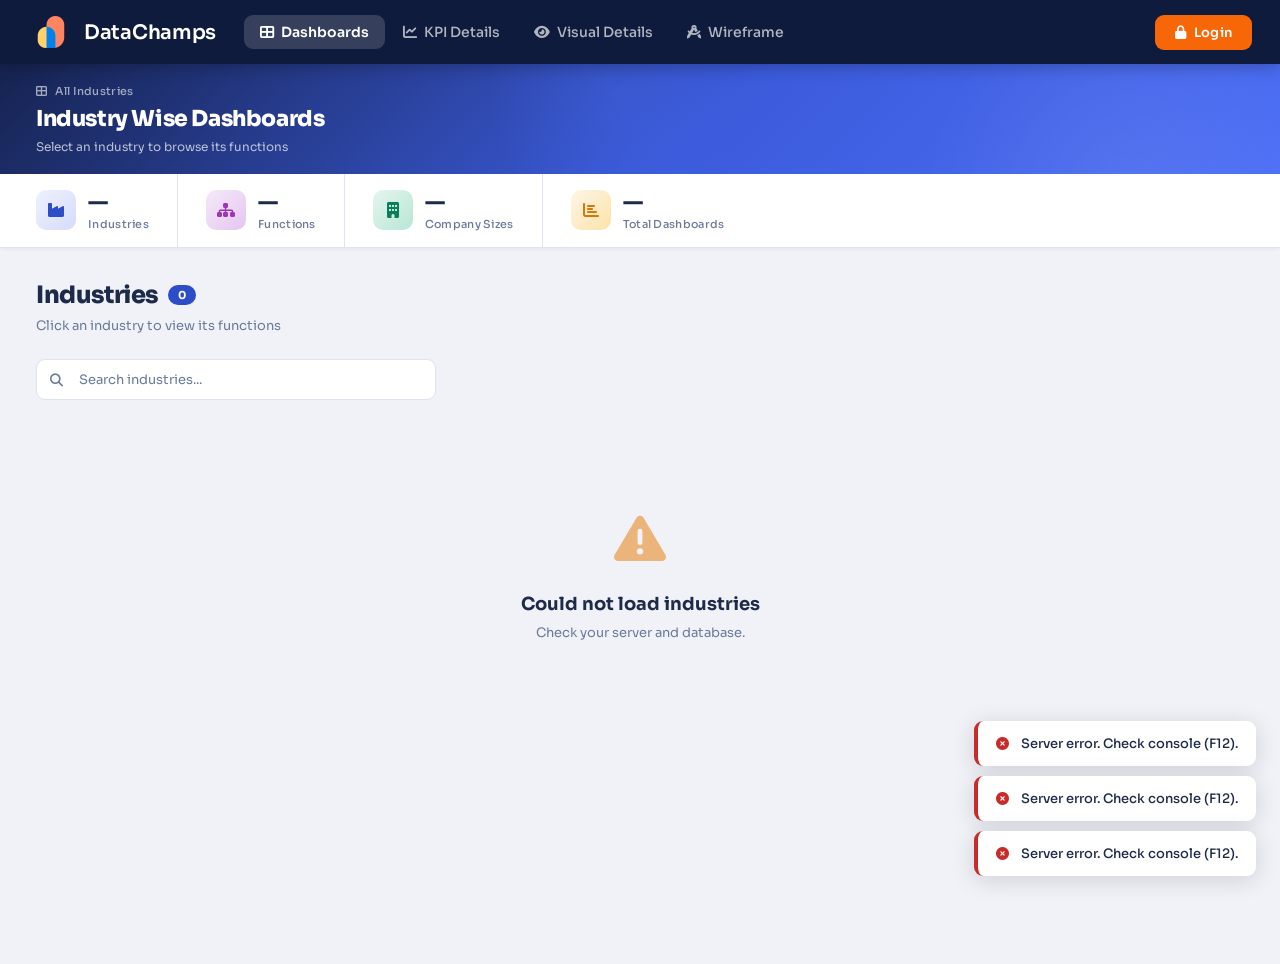
<file: index.html>
<!DOCTYPE html>
<html lang="en">
  <head>
    <script>
  // ── Auth guard: server-side check (survives browser close via remember-me) ──
  (function() {
    fetch('api/api.php?action=session_check', { method: 'GET' })
      .then(function(r) { return r.json(); })
      .then(function(d) { if (!d.logged_in) window.location.replace('login.html'); })
      .catch(function() { /* allow page to load; each API call re-checks auth */ });
  })();
  </script>

    <meta charset="UTF-8" />
    <meta name="viewport" content="width=device-width, initial-scale=1.0" />
    <title>Industry Wise Dashboards — DataChamps</title>
    <link rel="preconnect" href="https://fonts.googleapis.com" />
    <link rel="preconnect" href="https://fonts.gstatic.com" crossorigin />
    <link
      href="https://fonts.googleapis.com/css2?family=Sora:wght@300;400;500;600;700;800&display=swap"
      rel="stylesheet" />
    <link
      href="https://cdnjs.cloudflare.com/ajax/libs/font-awesome/6.5.0/css/all.min.css"
      rel="stylesheet" />
    <link rel="icon" type="image/png" href="logo/favicon.png">
    <link rel="stylesheet" href="css/index.css" />
  </head>
  <body>

    <!-- ═══════════════════════ NAVBAR ═══════════════════════ -->
    <nav class="navbar">
      <a class="navbar-brand" href="index.html">
        <img src="logo/favicon.png" alt="DataChamps Logo" class="brand-logo"
          onerror="this.style.display='none'" />
        <span class="brand-name">DataChamps</span>
      </a>

      <ul class="navbar-nav" id="navbarNav">
        <li><a class="nav-link active"
            onclick="navigateTo('industries');closeNav()"><i
              class="fa fa-th-large"></i> Dashboards</a></li>
        <li><a class="nav-link" href="kpi.html"><i class="fa fa-chart-line"></i>
            KPI Details</a></li>
        <li><a class="nav-link" href="visual.html"><i class="fa fa-eye"></i>
            Visual Details</a></li>
        <li><a class="nav-link" href="wireframe.html"><i
              class="fa fa-drafting-compass"></i> Wireframe</a></li>
      </ul>

      <div class="navbar-actions">
        <div id="guestActions">
          <button class="btn-login" onclick="openLoginModal()">
            <i class="fa fa-lock"></i>
            <span class="btn-text">Login</span>
          </button>
        </div>

        <div id="adminActions"
          style="display:none; align-items:center; gap:10px;"
          class="profile-wrapper">

          <!-- Notification bell — visible to contributors AND super admins -->

          <div class="profile-dropdown-wrap" id="profileDropdownWrap">
            <button class="btn-profile" id="profileBtn"
              onclick="toggleProfileDropdown(event)" aria-haspopup="true"
              aria-expanded="false">
              <div id="profileAvatarWrap"><div class="avatar"
                  id="adminAvatar">A</div></div>
              <div class="profile-info">
                <span class="admin-name" id="adminName">User</span>
                <span class="role-badge" id="roleBadge">—</span>
              </div>
              <i class="fa fa-chevron-down profile-chevron"
                id="profileChevron"></i>
            </button>

            <div class="profile-dropdown" id="profileDropdown" role="menu">
              <div class="dropdown-header">
                <div class="dropdown-avatar" id="dropdownAvatarWrap"><div
                    class="avatar-lg" id="dropdownAvatar">A</div></div>
                <div class="dropdown-user-info">
                  <div class="dropdown-name" id="dropdownName">User</div>
                  <div class="dropdown-role" id="dropdownRole">—</div>
                </div>
              </div>
              <div class="dropdown-divider"></div>
              <a class="dropdown-item" href="profile.html" role="menuitem">
                <span class="dropdown-item-icon"><i
                    class="fa fa-user-circle"></i></span>
                <span class="dropdown-item-text">My Profile</span>
              </a>
              <!-- ✅ REMOVED: Manage Users option -->
              <button class="dropdown-item" id="approvalQueueItem"
                style="display:none;" onclick="openApprovalQueueModal();"
                role="menuitem">
                <span class="dropdown-item-icon admin-icon"><i
                    class="fa fa-tasks"></i></span>
                <span class="dropdown-item-text">Approval Queue</span>
                <span class="pending-badge-nav" id="pendingBadge"
                  style="display:none;">0</span>
              </button>
              <button class="dropdown-item" id="mySubmissionsItem"
                style="display:none;" onclick="openMySubmissionsModal();"
                role="menuitem">
                <span class="dropdown-item-icon"
                  style="background:#f5eaf9;color:#9c36b5;"><i
                    class="fa fa-paper-plane"></i></span>
                <span class="dropdown-item-text">My Submissions</span>
                <span class="submissions-badge-nav" id="submissionsBadge"
                  style="display:none;">0</span>
              </button>
              <div class="dropdown-divider"></div>
              <button class="dropdown-item danger" onclick="logout()"
                role="menuitem">
                <span class="dropdown-item-icon"><i
                    class="fa fa-sign-out-alt"></i></span>
                <span class="dropdown-item-text">Logout</span>
              </button>
            </div>
          </div>
        </div>
      </div>

      <button class="hamburger" id="hamburger" onclick="toggleNav()"
        aria-label="Menu" aria-expanded="false">
        <span></span><span></span><span></span>
      </button>
    </nav>

    <!-- ═══════════════════════ HERO ═════════════════════════ -->
    <div class="hero">
      <div class="hero-breadcrumb">
        <i class="fa fa-th-large"></i>
        <span id="heroPath">All Industries</span>
      </div>
      <h1 id="heroTitle">Industry Wise Dashboards</h1>
      <p id="heroSubtitle">Select an industry to browse its dashboards</p>
    </div>

    <!-- ═══════════════════════ STAT BAR ═════════════════════ -->
    <div class="stat-bar">
      <div class="stat-item">
        <div class="stat-icon blue"><i class="fa fa-industry"></i></div>
        <div class="stat-info"><span class="stat-num"
            id="statIndustries">—</span><span
            class="stat-lbl">Industries</span></div>
      </div>
      <div class="stat-item">
        <div class="stat-icon purple"><i class="fa fa-sitemap"></i></div>
        <div class="stat-info"><span class="stat-num"
            id="statFunctions">—</span><span
            class="stat-lbl">Functions</span></div>
      </div>
      <div class="stat-item">
        <div class="stat-icon green"><i class="fa fa-building"></i></div>
        <div class="stat-info"><span class="stat-num"
            id="statCompanySizes">—</span><span class="stat-lbl">Company
            Sizes</span></div>
      </div>
      <div class="stat-item">
        <div class="stat-icon amber"><i class="fa fa-chart-bar"></i></div>
        <div class="stat-info"><span class="stat-num"
            id="statDashboards">—</span><span class="stat-lbl">Total
            Dashboards</span></div>
      </div>
    </div>

    <!-- ═══════════════════════ MAIN ═════════════════════════ -->
    <div class="main-container">
      <div class="page-breadcrumb" id="pageBreadcrumb"
        style="display:none;"></div>
      <div class="section-heading">
        <h2 id="sectionTitle">Industries</h2>
        <span class="count-badge" id="sectionCount">0</span>
      </div>
      <p class="section-sub" id="sectionSub">Click an industry to view its
        functions</p>
      <div class="toolbar">
        <div class="search-box">
          <i class="fa fa-search"></i>
          <input type="text" id="searchInput" placeholder="Search industries..."
            oninput="onSearch()" />
        </div>
        <div class="toolbar-right">
          <button class="btn btn-primary" id="addBtn" style="display:none;"
            onclick="openAddModal()">
            <i class="fa fa-plus"></i> <span id="addBtnLabel">Add
              Industry</span>
          </button>
        </div>
      </div>
      <div id="cardsArea"></div>
    </div>

    <!-- ═══════════════════════════════════════════════════════
     LOGIN MODAL
═══════════════════════════════════════════════════════ -->
    <div class="modal-overlay" id="loginOverlay">
      <div class="modal login-modal" style="max-width:420px;">
        <div class="modal-body">
          <div class="login-logo">
            <i class="fa fa-shield-alt"></i>
            <h2>Welcome to DataChamps</h2>
            <p>Sign in with your organization Google account</p>
          </div>
          <div class="access-notice" id="loginNotice" style="display:none;">
            <i class="fa fa-triangle-exclamation"></i>
            <span id="loginNoticeMsg">Your account is not authorized. Contact
              your administrator.</span>
          </div>
          <a class="btn-google" href="api/google_auth.php" id="googleLoginBtn">
            <svg width="20" height="20" viewBox="0 0 24 24">
              <path fill="#4285F4"
                d="M22.56 12.25c0-.78-.07-1.53-.2-2.25H12v4.26h5.92c-.26 1.37-1.04 2.53-2.21 3.31v2.77h3.57c2.08-1.92 3.28-4.74 3.28-8.09z" />
              <path fill="#34A853"
                d="M12 23c2.97 0 5.46-.98 7.28-2.66l-3.57-2.77c-.98.66-2.23 1.06-3.71 1.06-2.86 0-5.29-1.93-6.16-4.53H2.18v2.84C3.99 20.53 7.7 23 12 23z" />
              <path fill="#FBBC05"
                d="M5.84 14.09c-.22-.66-.35-1.36-.35-2.09s.13-1.43.35-2.09V7.07H2.18C1.43 8.55 1 10.22 1 12s.43 3.45 1.18 4.93l3.66-2.84z" />
              <path fill="#EA4335"
                d="M12 5.38c1.62 0 3.06.56 4.21 1.64l3.15-3.15C17.45 2.09 14.97 1 12 1 7.7 1 3.99 3.47 2.18 7.07l3.66 2.84c.87-2.6 3.3-4.53 6.16-4.53z" />
            </svg>
            Continue with Google
          </a>
          <p
            style="text-align:center;font-family:'Sora',sans-serif;font-size:11px;color:var(--text-muted);margin-top:18px;line-height:1.6;">
            Only pre-approved organization accounts can access this
            system.<br>Contact your admin if you need access.
          </p>
        </div>
      </div>
    </div>

    <!-- ═══════════════════════════════════════════════════════
     INDUSTRY MODAL
═══════════════════════════════════════════════════════ -->
    <div class="modal-overlay" id="industryOverlay">
      <div class="modal">
        <div class="modal-header">
          <span class="modal-title"><i class="fa fa-industry"></i> <span
              id="industryModalTitle">Add Industry</span></span>
          <button class="modal-close" onclick="closeModal('industryOverlay')"><i
              class="fa fa-times"></i></button>
        </div>
        <div class="modal-body">
          <input type="hidden" id="industryId" />
          <div class="form-group">
            <label class="form-label">Industry Name <span
                class="required">*</span></label>
            <input type="text" class="form-control" id="industryName"
              placeholder="e.g. Pharma, IT, Retail" />
          </div>
          <div class="form-group">
            <label class="form-label">Icon (Font Awesome class)</label>
            <input type="text" class="form-control" id="industryIcon"
              placeholder="e.g. fa-building" value="fa-industry" />
            <small
              style="color:var(--text-muted);font-size:11px;margin-top:5px;display:block;font-family:'Sora',sans-serif;">
              Browse at <a href="https://fontawesome.com/icons" target="_blank"
                style="color:var(--blue);font-weight:600;">fontawesome.com</a>
            </small>
          </div>
          <div class="form-group">
            <label class="form-label">Description</label>
            <textarea class="form-control" id="industryDesc"
              placeholder="Brief description..."></textarea>
          </div>
        </div>
        <div class="modal-footer">
          <button class="btn btn-secondary"
            onclick="closeModal('industryOverlay')">Cancel</button>
          <button class="btn btn-primary" onclick="saveIndustry()"><i
              class="fa fa-save"></i> Save</button>
        </div>
      </div>
    </div>

    <!-- FUNCTION MODAL -->
    <div class="modal-overlay" id="functionOverlay">
      <div class="modal">
        <div class="modal-header">
          <span class="modal-title"><i class="fa fa-sitemap"></i> <span
              id="functionModalTitle">Add Function</span></span>
          <button class="modal-close" onclick="closeModal('functionOverlay')"><i
              class="fa fa-times"></i></button>
        </div>
        <div class="modal-body">
          <input type="hidden" id="functionId" />
          <input type="hidden" id="functionIndustryId" />
          <div class="form-group">
            <label class="form-label">Function Name <span
                class="required">*</span></label>
            <input type="text" class="form-control" id="functionName"
              placeholder="e.g. Sales, Inventory, Finance" />
          </div>
          <div class="form-group">
            <label class="form-label">Icon (Font Awesome class)</label>
            <input type="text" class="form-control" id="functionIcon"
              placeholder="e.g. fa-chart-line" value="fa-sitemap" />
            <small
              style="color:var(--text-muted);font-size:11px;margin-top:5px;display:block;font-family:'Sora',sans-serif;">
              Browse at <a href="https://fontawesome.com/icons" target="_blank"
                style="color:var(--blue);font-weight:600;">fontawesome.com</a>
            </small>
          </div>
          <div class="form-group">
            <label class="form-label">Description</label>
            <textarea class="form-control" id="functionDesc"
              placeholder="About this function..."></textarea>
          </div>
        </div>
        <div class="modal-footer">
          <button class="btn btn-secondary"
            onclick="closeModal('functionOverlay')">Cancel</button>
          <button class="btn btn-primary" onclick="saveFunction()"><i
              class="fa fa-save"></i> Save</button>
        </div>
      </div>
    </div>

    <!-- COMPANY SIZE MODAL -->
    <div class="modal-overlay" id="companySizeOverlay">
      <div class="modal">
        <div class="modal-header">
          <span class="modal-title"><i class="fa fa-building"></i> <span
              id="companySizeModalTitle">Add Company Size</span></span>
          <button class="modal-close"
            onclick="closeModal('companySizeOverlay')"><i
              class="fa fa-times"></i></button>
        </div>
        <div class="modal-body">
          <input type="hidden" id="companySizeId" />
          <input type="hidden" id="companySizeFunctionId" />
          <input type="hidden" id="companySizeIndustryId" />
          <div class="form-group">
            <label class="form-label">Company Size Label <span
                class="required">*</span></label>
            <input type="text" class="form-control" id="companySizeName"
              placeholder="e.g. Small, Mid-size, Enterprise" />
          </div>
          <div class="form-group">
            <label class="form-label">Icon (Font Awesome class)</label>
            <input type="text" class="form-control" id="companySizeIcon"
              placeholder="e.g. fa-building" value="fa-building" />
            <small
              style="color:var(--text-muted);font-size:11px;margin-top:5px;display:block;font-family:'Sora',sans-serif;">
              Browse at <a href="https://fontawesome.com/icons" target="_blank"
                style="color:var(--blue);font-weight:600;">fontawesome.com</a>
            </small>
          </div>
          <div class="form-group">
            <label class="form-label">Description</label>
            <textarea class="form-control" id="companySizeDesc"
              placeholder="e.g. Companies with 1–50 employees..."></textarea>
          </div>
        </div>
        <div class="modal-footer">
          <button class="btn btn-secondary"
            onclick="closeModal('companySizeOverlay')">Cancel</button>
          <button class="btn btn-primary" onclick="saveCompanySize()"><i
              class="fa fa-save"></i> Save</button>
        </div>
      </div>
    </div>

    <!-- DASHBOARD MODAL -->
    <div class="modal-overlay" id="dashboardOverlay">
      <div class="modal">
        <div class="modal-header">
          <span class="modal-title"><i class="fa fa-chart-pie"></i> <span
              id="dashboardModalTitle">Add Dashboard</span></span>
          <button class="modal-close"
            onclick="closeModal('dashboardOverlay')"><i
              class="fa fa-times"></i></button>
        </div>
        <div class="modal-body">
          <input type="hidden" id="dashboardId" />
          <input type="hidden" id="dashboardCompanySizeId" />
          <input type="hidden" id="dashboardFunctionId" />
          <input type="hidden" id="dashboardIndustryId" />
          <div class="form-group">
            <label class="form-label">Dashboard Name <span
                class="required">*</span></label>
            <input type="text" class="form-control" id="dashboardName"
              placeholder="e.g. Sales Dashboard" />
          </div>
          <div class="form-group">
            <label class="form-label">Power BI Embed URL <span
                class="required">*</span></label>
            <input type="url" class="form-control" id="dashboardUrl"
              placeholder="https://app.powerbi.com/reportEmbed?..." />
          </div>
          <div class="form-group">
            <label class="form-label">Description</label>
            <textarea class="form-control" id="dashboardDesc"
              placeholder="What insights does this dashboard show?"></textarea>
          </div>
          <div class="form-group">
            <label class="form-check">
              <input type="checkbox" id="dashboardActive" checked /> Mark as
              Active
            </label>
          </div>
        </div>
        <div class="modal-footer">
          <button class="btn btn-secondary"
            onclick="closeModal('dashboardOverlay')">Cancel</button>
          <button class="btn btn-primary" onclick="saveDashboard()"><i
              class="fa fa-save"></i> Save</button>
        </div>
      </div>
    </div>

    <!-- MANAGE USERS MODAL (kept for superadmin direct access but removed from dropdown) -->
    <div class="modal-overlay" id="usersOverlay">
      <div class="modal users-modal">
        <div class="modal-header">
          <span class="modal-title"><i class="fa fa-users-cog"></i> Manage
            Users</span>
          <button class="modal-close" onclick="closeModal('usersOverlay')"><i
              class="fa fa-times"></i></button>
        </div>
        <div class="modal-body">
          <div
            style="display:flex;justify-content:flex-end;margin-bottom:16px;">
            <button class="btn btn-primary btn-sm"
              onclick="openAddUserModal()"><i class="fa fa-plus"></i> Add
              User</button>
          </div>
          <div id="usersList"><div class="pbix-loading"><i
                class="fa fa-spinner fa-spin"></i> Loading users…</div></div>
        </div>
      </div>
    </div>

    <!-- ADD/EDIT USER MODAL -->
    <div class="modal-overlay" id="userFormOverlay">
      <div class="modal" style="max-width:440px;">
        <div class="modal-header">
          <span class="modal-title"><i class="fa fa-user-plus"></i> <span
              id="userFormTitle">Add User</span></span>
          <button class="modal-close" onclick="closeModal('userFormOverlay')"><i
              class="fa fa-times"></i></button>
        </div>
        <div class="modal-body">
          <input type="hidden" id="userFormId" />
          <div class="form-group">
            <label class="form-label">Full Name <span
                class="required">*</span></label>
            <input type="text" class="form-control" id="userFormName"
              placeholder="e.g. Prajwal Shendge" />
          </div>
          <div class="form-group" id="userEmailGroup">
            <label class="form-label">Gmail Address <span
                class="required">*</span></label>
            <input type="email" class="form-control" id="userFormEmail"
              placeholder="user@gmail.com" />
            <small
              style="color:var(--text-muted);font-size:11px;margin-top:4px;display:block;font-family:'Sora',sans-serif;">Must
              match their Google account email exactly.</small>
          </div>
          <div class="form-group">
            <label class="form-label">Role <span
                class="required">*</span></label>
            <select class="form-control" id="userFormRole">
              <option value="bi_developer">BI Developer — View &amp; Download
                only</option>
              <option value="contributor">Contributor — Add content (requires
                approval)</option>
              <option value="super_admin">Super Admin — Full Access</option>
            </select>
          </div>
          <div class="form-group" id="userActiveGroup" style="display:none;">
            <label class="form-check">
              <input type="checkbox" id="userFormActive" checked /> Account
              Active
            </label>
          </div>
        </div>
        <div class="modal-footer">
          <button class="btn btn-secondary"
            onclick="closeModal('userFormOverlay')">Cancel</button>
          <button class="btn btn-primary" onclick="saveUser()"><i
              class="fa fa-save"></i> Save</button>
        </div>
      </div>
    </div>

    <!-- PBIX MODAL -->
    <div class="modal-overlay" id="pbixOverlay">
      <div class="modal pbix-modal">
        <div class="modal-header">
          <span class="modal-title">
            <i class="fa fa-file-powerpoint" style="color:#f76707;"></i>
            <span id="pbixModalDashboardName">Power BI Files</span>
          </span>
          <button class="modal-close" onclick="closeModal('pbixOverlay')"><i
              class="fa fa-times"></i></button>
        </div>
        <div id="pbixUploadSection" style="display:none;">
          <div class="pbix-upload-area" id="pbixUploadArea">
            <div class="pbix-upload-inner">
              <div class="pbix-upload-icon"><i
                  class="fa fa-cloud-arrow-up"></i></div>
              <div class="pbix-upload-label">Upload Power BI File</div>
              <div class="pbix-upload-hint">Click to browse or drag &amp; drop ·
                .pbix / .pbit · max 2 GB</div>
              <input type="file" id="pbixFileInput" accept=".pbix,.pbit"
                style="display:none;" onchange="onPbixFileSelected(this)" />
              <button class="btn btn-primary btn-sm" style="margin-top:12px;"
                onclick="document.getElementById('pbixFileInput').click()">
                <i class="fa fa-folder-open"></i> Choose File
              </button>
            </div>
          </div>
          <div id="pbixUploadForm" style="display:none;padding:0 26px 20px;">
            <div class="pbix-selected-file" id="pbixSelectedFile"></div>
            <div class="form-group" style="margin-top:14px;">
              <label class="form-label">Display Name <span
                  class="required">*</span></label>
              <input type="text" class="form-control" id="pbixDisplayName"
                placeholder="e.g. Sales Analysis v2" />
            </div>
            <div class="form-group">
              <label class="form-label">Notes / Description</label>
              <textarea class="form-control" id="pbixDescription"
                placeholder="e.g. Contains DAX measures for Q1..."
                style="min-height:64px;"></textarea>
            </div>
            <div style="display:flex;gap:10px;justify-content:flex-end;">
              <button class="btn btn-secondary btn-sm"
                onclick="cancelPbixUpload()"><i class="fa fa-times"></i>
                Cancel</button>
              <button class="btn btn-primary btn-sm" id="pbixUploadBtn"
                onclick="uploadPbixFile()"><i class="fa fa-upload"></i> Upload
                File</button>
            </div>
          </div>
        </div>
        <div id="pbixDivider"
          style="height:1px;background:var(--border);display:none;"></div>
        <div class="modal-body" style="padding-top:20px;">
          <div id="pbixFileList"><div class="pbix-loading"><i
                class="fa fa-spinner fa-spin"></i> Loading files…</div></div>
        </div>
      </div>
    </div>

    <!-- PBIX EDIT MODAL -->
    <div class="modal-overlay" id="pbixEditOverlay">
      <div class="modal" style="max-width:440px;">
        <div class="modal-header">
          <span class="modal-title"><i class="fa fa-pen"></i> Edit File
            Info</span>
          <button class="modal-close" onclick="closeModal('pbixEditOverlay')"><i
              class="fa fa-times"></i></button>
        </div>
        <div class="modal-body">
          <input type="hidden" id="pbixEditId" />
          <div class="form-group">
            <label class="form-label">Display Name <span
                class="required">*</span></label>
            <input type="text" class="form-control" id="pbixEditDisplayName" />
          </div>
          <div class="form-group">
            <label class="form-label">Notes / Description</label>
            <textarea class="form-control" id="pbixEditDescription"
              style="min-height:64px;"></textarea>
          </div>
        </div>
        <div class="modal-footer">
          <button class="btn btn-secondary"
            onclick="closeModal('pbixEditOverlay')">Cancel</button>
          <button class="btn btn-primary" onclick="savePbixEdit()"><i
              class="fa fa-save"></i> Save</button>
        </div>
      </div>
    </div>

    <!-- CONFIRM DELETE -->
    <div class="modal-overlay" id="confirmOverlay">
      <div class="modal confirm-dialog">
        <div class="confirm-body">
          <div class="confirm-icon"><i
              class="fa fa-triangle-exclamation"></i></div>
          <h3 id="confirmTitle">Delete Item?</h3>
          <p id="confirmMsg">This action cannot be undone.</p>
        </div>
        <div class="modal-footer">
          <button class="btn btn-secondary"
            onclick="closeModal('confirmOverlay')">Cancel</button>
          <button class="btn btn-danger" onclick="confirmDeleteAction()"><i
              class="fa fa-trash"></i> Delete</button>
        </div>
      </div>
    </div>

    <div class="toast-container" id="toastContainer"></div>

    <!-- ═══════════════════════ JAVASCRIPT ═══════════════════ -->
    <script>
'use strict';

var API_URL = 'api/api.php';

var state = {
  view: 'industries',
  isSuperAdmin: false,
  isContributor: false,
  isBiDev: false,
  canAddContent: false,
  isLoggedIn: false,
  userRole: '',
  userName: '',
  currentIndustry: null,
  currentFunction: null,
  currentCompanySize: null,
  searchTimer: null,
  deleteCallback: null,
  pbixCurrentDashboardId: null,
  pbixSelectedFile: null,
  pendingCount: 0,
  notifCount: 0,
  notifTimer: null
};

document.addEventListener('DOMContentLoaded', function() {
  var params = new URLSearchParams(window.location.search);
  if (params.get('login') === 'success') {
    showToast('Logged in successfully!', 'success');
    window.history.replaceState({}, '', window.location.pathname);
  }
  if (params.get('error')) {
    var errMap = {
      not_authorized:'Your Google account is not authorized. Contact your admin.',
      google_denied:'Google sign-in was cancelled.',
      token_exchange_failed:'Authentication failed. Please try again.',
      invalid_state:'Security check failed. Please try again.',
      userinfo_failed:'Could not retrieve your Google profile. Please try again.'
    };
    var errMsg = errMap[params.get('error')] || 'Login failed. Please try again.';
    if (params.get('email')) errMsg += ' (' + params.get('email') + ')';
    setTimeout(function() {
      document.getElementById('loginNotice').style.display = 'flex';
      document.getElementById('loginNoticeMsg').textContent = errMsg;
      openModal('loginOverlay');
    }, 300);
    window.history.replaceState({}, '', window.location.pathname);
  }

  checkSession().then(function() {
    loadStats();
    navigateTo('industries');
    if (state.isLoggedIn) startNotifPolling();
  });
  setupPbixDragDrop();
  setupClickOutsideNav();
  setupClickOutsideDropdown();
});

function setupClickOutsideNav() {
  document.addEventListener('click', function(e) {
    var nav = document.getElementById('navbarNav');
    var btn = document.getElementById('hamburger');
    if (nav && nav.classList.contains('open') && !nav.contains(e.target) && !btn.contains(e.target)) closeNav();
  });
}

function setupClickOutsideDropdown() {
  document.addEventListener('click', function(e) {
    var wrap = document.getElementById('profileDropdownWrap');
    if (wrap && !wrap.contains(e.target)) closeProfileDropdown();
  });
}

function toggleProfileDropdown(e) {
  e.stopPropagation();
  var dropdown = document.getElementById('profileDropdown');
  var btn      = document.getElementById('profileBtn');
  var chevron  = document.getElementById('profileChevron');
  if (dropdown.classList.contains('open')) { closeProfileDropdown(); }
  else {
    dropdown.classList.add('open');
    btn.setAttribute('aria-expanded','true');
    chevron.style.transform = 'rotate(180deg)';
  }
}

function closeProfileDropdown() {
  var dropdown = document.getElementById('profileDropdown');
  var btn      = document.getElementById('profileBtn');
  var chevron  = document.getElementById('profileChevron');
  if (dropdown) {
    dropdown.classList.remove('open');
    btn.setAttribute('aria-expanded','false');
    chevron.style.transform = '';
  }
}

// ── API ───────────────────────────────────────────────────
function api(method, action, body) {
  var url  = API_URL + '?action=' + action;
  var opts = { method: method, headers: { 'Content-Type': 'application/json' } };
  if (body) opts.body = JSON.stringify(body);
  return fetch(url, opts).then(function(res) {
    var ct = res.headers.get('content-type') || '';
    if (ct.indexOf('application/json') === -1) {
      return res.text().then(function(txt) { console.error('Non-JSON:', txt); throw new Error('Server error. Check console (F12).'); });
    }
    return res.json().then(function(data) {
      if (!res.ok && !data.success) throw new Error(data.message || 'Request failed (' + res.status + ')');
      return data;
    });
  }).catch(function(err) { showToast(err.message || 'Network error', 'error'); throw err; });
}

// ── Session ───────────────────────────────────────────────
function checkSession() {
  return api('GET', 'session_check').then(function(data) {
    state.isLoggedIn    = !!data.logged_in;
    state.isSuperAdmin  = !!data.is_super_admin;
    state.isContributor = !!data.is_contributor;
    state.isBiDev       = !!data.is_bi_developer;
    state.canAddContent = !!data.can_add_content;
    state.userRole      = data.role || '';
    state.userName      = data.name || '';
    state.pendingCount  = data.pending_count || 0;
    updateAuthUI(data);
    updatePendingBadge();
  }).catch(function() { updateAuthUI({}); });
}

function updateAuthUI(data) {
  var loggedIn = state.isLoggedIn;
  document.getElementById('guestActions').style.display   = loggedIn ? 'none' : 'block';
  document.getElementById('adminActions').style.display   = loggedIn ? 'flex'  : 'none';
  document.getElementById('addBtn').style.display         = state.canAddContent ? 'inline-flex' : 'none';

  // ✅ Manage Users item REMOVED from dropdown — no longer referenced here
  var approvalQueueItem = document.getElementById('approvalQueueItem');
  var mySubmissionsItem = document.getElementById('mySubmissionsItem');
  var notifBellWrap     = document.getElementById('notifBellWrap');

  // Approval Queue: only super admin
  if (approvalQueueItem) approvalQueueItem.style.display = state.isSuperAdmin  ? 'flex' : 'none';
  // My Submissions: only contributor
  if (mySubmissionsItem) mySubmissionsItem.style.display = state.isContributor ? 'flex' : 'none';
  // Notification bell: contributors see their own submission status updates; super admins see pending alerts
  if (notifBellWrap)     notifBellWrap.style.display     = (state.isContributor || state.isSuperAdmin) ? 'flex' : 'none';

  if (loggedIn) {
    var firstName = state.userName ? state.userName.split(' ')[0] : 'User';
    var initial   = state.userName ? state.userName.charAt(0).toUpperCase() : 'U';

    document.getElementById('adminName').textContent = firstName;

    var rb = document.getElementById('roleBadge');
    if (state.isSuperAdmin) {
      rb.className = 'role-badge super_admin';
      rb.innerHTML = '<i class="fa fa-crown" style="font-size:9px;"></i> Super Admin';
    } else if (state.isContributor) {
      rb.className = 'role-badge contributor';
      rb.innerHTML = '<i class="fa fa-pen" style="font-size:9px;"></i> Contributor';
    } else {
      rb.className = 'role-badge bi_developer';
      rb.innerHTML = '<i class="fa fa-chart-bar" style="font-size:9px;"></i> BI Dev';
    }

    var wrap = document.getElementById('profileAvatarWrap');
    if (data && data.picture) {
      wrap.innerHTML = '<img src="'+data.picture+'" class="avatar-img" alt="Avatar" onerror="this.parentNode.innerHTML=\'<div class=avatar>'+esc(initial)+'</div>\'" />';
    } else {
      wrap.innerHTML = '<div class="avatar">'+esc(initial)+'</div>';
    }

    document.getElementById('dropdownName').textContent = state.userName || 'User';
    var dropdownRole = document.getElementById('dropdownRole');
    if (state.isSuperAdmin) {
      dropdownRole.innerHTML = '<i class="fa fa-crown"></i> Super Administrator';
      dropdownRole.className = 'dropdown-role super-admin-role';
    } else if (state.isContributor) {
      dropdownRole.innerHTML = '<i class="fa fa-pen"></i> Contributor';
      dropdownRole.className = 'dropdown-role contributor-role';
    } else {
      dropdownRole.innerHTML = '<i class="fa fa-chart-bar"></i> BI Developer';
      dropdownRole.className = 'dropdown-role dev-role';
    }

    var dropWrap = document.getElementById('dropdownAvatarWrap');
    if (data && data.picture) {
      dropWrap.innerHTML = '<img src="'+data.picture+'" class="dropdown-avatar-img" alt="Avatar" onerror="this.parentNode.innerHTML=\'<div class=avatar-lg>'+esc(initial)+'</div>\'" />';
    } else {
      dropWrap.innerHTML = '<div class="avatar-lg">'+esc(initial)+'</div>';
    }
  }
}

function updatePendingBadge() {
  var badge = document.getElementById('pendingBadge');
  if (!badge) return;
  if (state.pendingCount > 0) {
    badge.textContent = state.pendingCount;
    badge.style.display = 'flex';
  } else {
    badge.style.display = 'none';
  }
}

// ── Notification count badge on bell icon ─────────────────
function updateNotifBellBadge(unreadCount) {
  var dot   = document.getElementById('notifDot');
  var badge = document.getElementById('notifCountBadge');
  state.notifCount = unreadCount;

  if (unreadCount > 0) {
    if (dot)   dot.style.display   = 'block';
    if (badge) {
      badge.textContent = unreadCount > 99 ? '99+' : unreadCount;
      badge.style.display = 'flex';
    }
  } else {
    if (dot)   dot.style.display   = 'none';
    if (badge) badge.style.display = 'none';
  }
}

function startNotifPolling() {
  loadNotifications();
  state.notifTimer = setInterval(loadNotifications, 30000);
}

function loadNotifications() {
  api('GET', 'get_notifications').then(function(data) {
    var items  = data.data || [];
    var unread = items.filter(function(n){ return !n.is_read; }).length;

    // ✅ Show unread count on bell for BOTH contributors and super admins
    updateNotifBellBadge(unread);

    if (state.isSuperAdmin) {
      api('GET', 'get_pending_count').then(function(d) {
        state.pendingCount = d.count || 0;
        updatePendingBadge();

        // Super admin also sees pending items count on bell if no unread notifs
        if (unread === 0 && state.pendingCount > 0) {
          updateNotifBellBadge(state.pendingCount);
        }
      }).catch(function(){});
    }
  }).catch(function(){});
}

function openLoginModal() {
  document.getElementById('loginNotice').style.display = 'none';
  openModal('loginOverlay');
}

function logout() {
  closeProfileDropdown();
  if (state.notifTimer) clearInterval(state.notifTimer);
  api('POST', 'logout').then(function() {
    sessionStorage.removeItem('dc_authed');
    window.location.href = 'login.html';
  }).catch(function() {
    sessionStorage.removeItem('dc_authed');
    window.location.href = 'login.html';
  });
}

// ── Navigation ────────────────────────────────────────────
function navigateTo(view, industry, func, companySize) {
  state.view            = view;
  state.currentIndustry    = industry    || null;
  state.currentFunction    = func        || null;
  state.currentCompanySize = companySize || null;
  document.getElementById('searchInput').value = '';
  updateHero(); updateBreadcrumb(); updateToolbar(); renderCurrentView();
}

function updateHero() {
  var v=state.view, i=state.currentIndustry, f=state.currentFunction, c=state.currentCompanySize;
  var cfgMap={
    industries:  {path:'All Industries', title:'Industry Wise Dashboards', sub:'Select an industry to browse its functions'},
    functions:   {path:i?i.name:'', title:(i?i.name:'')+'  Functions', sub:'Select a function to view company sizes'},
    companySizes:{path:(i?i.name:'')+ '  '+(f?f.name:''), title:(f?f.name:'')+'  Company Sizes', sub:'Select a company size to view dashboards'},
    dashboards:  {path:(i?i.name:'')+' › '+(f?f.name:'')+' › '+(c?c.name:''), title:(c?c.name:'')+'  Dashboards', sub:'Power BI dashboards for this segment'}
  };
  var cfg=cfgMap[v]||cfgMap.industries;
  document.getElementById('heroPath').textContent    =cfg.path;
  document.getElementById('heroTitle').textContent   =cfg.title;
  document.getElementById('heroSubtitle').textContent=cfg.sub;
}

function updateBreadcrumb() {
  var bc=document.getElementById('pageBreadcrumb');
  if (state.view==='industries'){bc.style.display='none';return;}
  bc.style.display='flex';
  var html='<span class="crumb" onclick="navigateTo(\'industries\')"><i class="fa fa-home"></i> All Industries</span>';
  if (state.view==='functions'){
    html+='<span class="sep"><i class="fa fa-chevron-right"></i></span><span class="current">'+esc(state.currentIndustry?state.currentIndustry.name:'')+'</span>';
  } else if (state.view==='companySizes'){
    html+='<span class="sep"><i class="fa fa-chevron-right"></i></span><span class="crumb" onclick="navigateTo(\'functions\',state.currentIndustry)">'+esc(state.currentIndustry?state.currentIndustry.name:'')+'</span><span class="sep"><i class="fa fa-chevron-right"></i></span><span class="current">'+esc(state.currentFunction?state.currentFunction.name:'')+'</span>';
  } else if (state.view==='dashboards'){
    html+='<span class="sep"><i class="fa fa-chevron-right"></i></span><span class="crumb" onclick="navigateTo(\'functions\',state.currentIndustry)">'+esc(state.currentIndustry?state.currentIndustry.name:'')+'</span><span class="sep"><i class="fa fa-chevron-right"></i></span><span class="crumb" onclick="navigateTo(\'companySizes\',state.currentIndustry,state.currentFunction)">'+esc(state.currentFunction?state.currentFunction.name:'')+'</span><span class="sep"><i class="fa fa-chevron-right"></i></span><span class="current">'+esc(state.currentCompanySize?state.currentCompanySize.name:'')+'</span>';
  }
  bc.innerHTML=html;
}

function updateToolbar(){
  var v=state.view;
  var labels={industries:'Add Industry',functions:'Add Function',companySizes:'Add Company Size',dashboards:'Add Dashboard'};
  var placeholders={industries:'Search industries...',functions:'Search functions...',companySizes:'Search company sizes...',dashboards:'Search dashboards...'};
  var titles={industries:'Industries',functions:'Functions',companySizes:'Company Sizes',dashboards:'Dashboards'};
  var subs={industries:'Click an industry to view its functions',functions:'Click a function to view company sizes',companySizes:'Click a company size to view dashboards',dashboards:'Manage Power BI dashboards for this segment'};
  document.getElementById('addBtnLabel').textContent =labels[v];
  document.getElementById('searchInput').placeholder =placeholders[v];
  document.getElementById('sectionTitle').textContent=titles[v];
  document.getElementById('sectionSub').textContent  =subs[v];
  document.getElementById('addBtn').style.display    =state.canAddContent?'inline-flex':'none';
}

// ── Render ────────────────────────────────────────────────
function renderCurrentView(){
  var s=document.getElementById('searchInput').value.trim();
  if      (state.view==='industries')   renderIndustries(s);
  else if (state.view==='functions')    renderFunctions(s);
  else if (state.view==='companySizes') renderCompanySizes(s);
  else                                   renderDashboards(s);
}

function onSearch(){clearTimeout(state.searchTimer);state.searchTimer=setTimeout(renderCurrentView,350);}

function showSkeleton(){
  var h='';
  for(var i=0;i<6;i++) h+='<div class="skeleton-card"><div class="skel" style="width:52px;height:52px;border-radius:12px;margin-bottom:16px;"></div><div class="skel" style="width:65%;height:16px;margin-bottom:10px;"></div><div class="skel" style="width:90%;height:12px;margin-bottom:6px;"></div><div class="skel" style="width:55%;height:12px;"></div></div>';
  document.getElementById('cardsArea').innerHTML='<div class="skeleton-grid">'+h+'</div>';
}

// ── Industries ────────────────────────────────────────────
function renderIndustries(search){
  showSkeleton();
  api('GET','get_industries&search='+encodeURIComponent(search||'')).then(function(data){
    var list=data.data||[];
    document.getElementById('sectionCount').textContent=list.length;
    if(!list.length){document.getElementById('cardsArea').innerHTML=emptyState(search?'No industries found':'No industries yet',search?'No results for "'+search+'"':'Click "Add Industry" to get started.');return;}
    var cards=list.map(function(ind){
      var adminBtns=state.isSuperAdmin
        ?'<button class="btn btn-secondary btn-icon btn-sm" title="Edit" onclick="event.stopPropagation();editIndustry('+ind.id+',\''+esc(ind.name)+'\',\''+esc(ind.icon)+'\',\''+esc(ind.description||'')+'\')"><i class="fa fa-pen"></i></button>'+
          '<button class="btn btn-danger btn-icon btn-sm" title="Delete" onclick="event.stopPropagation();deleteItem(\'industry\','+ind.id+',\''+esc(ind.name)+'\')"><i class="fa fa-trash"></i></button>'
        :'';
      return '<div class="card" onclick="navigateTo(\'functions\',{id:'+ind.id+',name:\''+esc(ind.name)+'\',icon:\''+esc(ind.icon)+'\'})">' +
        '<div class="card-header-strip"></div>' +
        '<div class="card-body">' +
          '<div class="card-icon-row"><div class="card-icon"><i class="fa '+esc(ind.icon||'fa-industry')+'"></i></div><div class="card-actions-inline">'+adminBtns+'</div></div>' +
          '<div class="card-title">'+esc(ind.name)+'</div>' +
          '<div class="card-desc">'+esc(ind.description||'No description provided.')+'</div>' +
          '<div class="card-meta"><span class="meta-pill"><i class="fa fa-sitemap"></i> '+ind.total_functions+' Function'+(ind.total_functions!=1?'s':'')+'</span><span class="meta-pill"><i class="fa fa-chart-bar"></i> '+ind.total_dashboards+' Dashboard'+(ind.total_dashboards!=1?'s':'')+'</span></div>' +
        '</div>' +
        '<div class="card-footer"><button class="view-btn">View Functions <i class="fa fa-arrow-right"></i></button></div>' +
      '</div>';
    }).join('');
    document.getElementById('cardsArea').innerHTML='<div class="cards-grid industry-grid">'+cards+'</div>';
  }).catch(function(){document.getElementById('cardsArea').innerHTML=errorState('Could not load industries','Check your server and database.');});
}

// ── Functions ─────────────────────────────────────────────
function renderFunctions(search){
  showSkeleton();
  var indId=state.currentIndustry?state.currentIndustry.id:0;
  api('GET','get_functions&industry_id='+indId+'&search='+encodeURIComponent(search||'')).then(function(data){
    var list=data.data||[];
    document.getElementById('sectionCount').textContent=list.length;
    if(!list.length){document.getElementById('cardsArea').innerHTML=emptyState(search?'No functions found':'No functions yet',search?'No results for "'+search+'"':'Click "Add Function" to get started.');return;}
    var cards=list.map(function(fn){
      var adminBtns=state.isSuperAdmin
        ?'<button class="btn btn-secondary btn-icon btn-sm" title="Edit" onclick="event.stopPropagation();editFunction('+fn.id+',\''+esc(fn.name)+'\',\''+esc(fn.icon||'')+'\',\''+esc(fn.description||'')+'\')"><i class="fa fa-pen"></i></button>'+
          '<button class="btn btn-danger btn-icon btn-sm" title="Delete" onclick="event.stopPropagation();deleteItem(\'function\','+fn.id+',\''+esc(fn.name)+'\')"><i class="fa fa-trash"></i></button>'
        :'';
      return '<div class="card" onclick="navigateTo(\'companySizes\',state.currentIndustry,{id:'+fn.id+',name:\''+esc(fn.name)+'\',icon:\''+esc(fn.icon||'fa-sitemap')+'\'})">' +
        '<div class="card-header-strip"></div>' +
        '<div class="card-body">' +
          '<div class="card-icon-row"><div class="card-icon"><i class="fa '+esc(fn.icon||'fa-sitemap')+'"></i></div><div class="card-actions-inline">'+adminBtns+'</div></div>' +
          '<div class="card-title">'+esc(fn.name)+'</div>' +
          '<div class="card-desc">'+esc(fn.description||'No description provided.')+'</div>' +
          '<div class="card-meta"><span class="meta-pill"><i class="fa fa-building"></i> '+fn.total_company_sizes+' Size'+(fn.total_company_sizes!=1?'s':'')+'</span><span class="meta-pill"><i class="fa fa-chart-bar"></i> '+fn.total_dashboards+' Dashboard'+(fn.total_dashboards!=1?'s':'')+'</span></div>' +
        '</div>' +
        '<div class="card-footer"><button class="view-btn">View Company Sizes <i class="fa fa-arrow-right"></i></button></div>' +
      '</div>';
    }).join('');
    document.getElementById('cardsArea').innerHTML='<div class="cards-grid function-grid">'+cards+'</div>';
  }).catch(function(){document.getElementById('cardsArea').innerHTML=errorState('Could not load functions','Check your server and database.');});
}

// ── Company Sizes ─────────────────────────────────────────
function renderCompanySizes(search){
  showSkeleton();
  var fnId=state.currentFunction?state.currentFunction.id:0;
  var indId=state.currentIndustry?state.currentIndustry.id:0;
  api('GET','get_company_sizes&function_id='+fnId+'&industry_id='+indId+'&search='+encodeURIComponent(search||'')).then(function(data){
    var list=data.data||[];
    document.getElementById('sectionCount').textContent=list.length;
    if(!list.length){document.getElementById('cardsArea').innerHTML=emptyState(search?'No company sizes found':'No company sizes yet',search?'No results for "'+search+'"':'Click "Add Company Size" to get started.');return;}
    var cards=list.map(function(cs){
      var adminBtns=state.isSuperAdmin
        ?'<button class="btn btn-secondary btn-icon btn-sm" title="Edit" onclick="event.stopPropagation();editCompanySize('+cs.id+',\''+esc(cs.name)+'\',\''+esc(cs.icon||'')+'\',\''+esc(cs.description||'')+'\')"><i class="fa fa-pen"></i></button>'+
          '<button class="btn btn-danger btn-icon btn-sm" title="Delete" onclick="event.stopPropagation();deleteItem(\'companySize\','+cs.id+',\''+esc(cs.name)+'\')"><i class="fa fa-trash"></i></button>'
        :'';
      return '<div class="card" onclick="navigateTo(\'dashboards\',state.currentIndustry,state.currentFunction,{id:'+cs.id+',name:\''+esc(cs.name)+'\',icon:\''+esc(cs.icon||'fa-building')+'\'})">' +
        '<div class="card-header-strip"></div>' +
        '<div class="card-body">' +
          '<div class="card-icon-row"><div class="card-icon"><i class="fa '+esc(cs.icon||'fa-building')+'"></i></div><div class="card-actions-inline">'+adminBtns+'</div></div>' +
          '<div class="card-title">'+esc(cs.name)+'</div>' +
          '<div class="card-desc">'+esc(cs.description||'No description provided.')+'</div>' +
          '<div class="card-meta"><span class="meta-pill"><i class="fa fa-chart-bar"></i> '+cs.total_dashboards+' Dashboard'+(cs.total_dashboards!=1?'s':'')+'</span></div>' +
        '</div>' +
        '<div class="card-footer"><button class="view-btn">View Dashboards <i class="fa fa-arrow-right"></i></button></div>' +
      '</div>';
    }).join('');
    document.getElementById('cardsArea').innerHTML='<div class="cards-grid company-size-grid">'+cards+'</div>';
  }).catch(function(){document.getElementById('cardsArea').innerHTML=errorState('Could not load company sizes','Check your server and database.');});
}

// ── Dashboards ────────────────────────────────────────────
function renderDashboards(search){
  showSkeleton();
  var csId=state.currentCompanySize?state.currentCompanySize.id:0;
  var fnId=state.currentFunction?state.currentFunction.id:0;
  var indId=state.currentIndustry?state.currentIndustry.id:0;
  api('GET','get_dashboards&company_size_id='+csId+'&function_id='+fnId+'&industry_id='+indId+'&search='+encodeURIComponent(search||'')).then(function(data){
    var list=data.data||[];
    document.getElementById('sectionCount').textContent=list.length;
    if(!list.length){document.getElementById('cardsArea').innerHTML=emptyState(search?'No dashboards found':'No dashboards yet',search?'No results for "'+search+'"':'Click "Add Dashboard" to get started.');return;}
    var cards=list.map(function(d){
      var isActive=d.is_active==1;
      var pbixCount=parseInt(d.total_pbix_files)||0;
      var badge='<span class="badge-status '+(isActive?'active':'inactive')+'"><i class="fa fa-circle" style="font-size:7px;"></i> '+(isActive?'Active':'Inactive')+'</span>';
      var enc=encodeURIComponent(JSON.stringify(d));
      var adminBtns=state.isSuperAdmin
        ?'<button class="btn btn-secondary btn-icon btn-sm" title="Edit" onclick="event.stopPropagation();editDashboardEncoded(\''+enc+'\')"><i class="fa fa-pen"></i></button>'+
          '<button class="btn btn-danger btn-icon btn-sm" title="Delete" onclick="event.stopPropagation();deleteItem(\'dashboard\','+d.id+',\''+esc(d.name)+'\')"><i class="fa fa-trash"></i></button>'
        :'';
      var pbixPill='<span class="meta-pill pbix-pill" onclick="event.stopPropagation();handlePbixClick('+d.id+',\''+esc(d.name)+'\')" title="Power BI source files"><i class="fa fa-file-powerpoint" style="color:#f76707;"></i> '+pbixCount+' PBI File'+(pbixCount!==1?'s':'')+'</span>';
      return '<div class="card">' +
        '<div class="card-header-strip"></div>' +
        '<div class="card-body">' +
          '<div class="card-icon-row"><div class="card-icon"><i class="fa fa-chart-bar"></i></div><div class="card-actions-inline" style="align-items:center;gap:6px;">'+badge+adminBtns+'</div></div>' +
          '<div class="card-title">'+esc(d.name)+'</div>' +
          '<div class="card-desc">'+esc(d.description||'No description provided.')+'</div>' +
          '<div class="card-meta">'+pbixPill+'</div>' +
        '</div>' +
        '<div class="card-footer">' +
          '<a class="view-btn" href="'+esc(d.embed_url)+'" target="_blank" onclick="event.stopPropagation()">Open Dashboard <i class="fa fa-external-link-alt"></i></a>' +
          '<button class="pbix-footer-btn" onclick="event.stopPropagation();handlePbixClick('+d.id+',\''+esc(d.name)+'\')" ><i class="fa fa-file-powerpoint"></i> PBI Files</button>' +
        '</div>' +
      '</div>';
    }).join('');
    document.getElementById('cardsArea').innerHTML='<div class="cards-grid dashboard-grid">'+cards+'</div>';
  }).catch(function(){document.getElementById('cardsArea').innerHTML=errorState('Could not load dashboards','Check your server and database.');});
}

function handlePbixClick(dashboardId, dashboardName){
  if (!state.isLoggedIn){showToast('Please login to view Power BI files.','info');openLoginModal();return;}
  openPbixModal(dashboardId, dashboardName);
}

// ── Stats ─────────────────────────────────────────────────
function loadStats(){
  api('GET','get_stats').then(function(data){
    if(data.success){
      document.getElementById('statIndustries').textContent  =data.industries;
      document.getElementById('statFunctions').textContent   =data.functions;
      document.getElementById('statCompanySizes').textContent=data.company_sizes;
      document.getElementById('statDashboards').textContent  =data.dashboards;
    }
  }).catch(function(){});
}

// ── Add Modal ─────────────────────────────────────────────
function openAddModal(){
  var v=state.view;
  if(v==='industries'){
    document.getElementById('industryId').value='';document.getElementById('industryName').value='';document.getElementById('industryIcon').value='fa-industry';document.getElementById('industryDesc').value='';
    document.getElementById('industryModalTitle').textContent='Add Industry';
    openModal('industryOverlay');
  } else if(v==='functions'){
    document.getElementById('functionId').value='';document.getElementById('functionIndustryId').value=state.currentIndustry?state.currentIndustry.id:'';document.getElementById('functionName').value='';document.getElementById('functionIcon').value='fa-sitemap';document.getElementById('functionDesc').value='';
    document.getElementById('functionModalTitle').textContent='Add Function';
    openModal('functionOverlay');
  } else if(v==='companySizes'){
    document.getElementById('companySizeId').value='';document.getElementById('companySizeFunctionId').value=state.currentFunction?state.currentFunction.id:'';document.getElementById('companySizeIndustryId').value=state.currentIndustry?state.currentIndustry.id:'';document.getElementById('companySizeName').value='';document.getElementById('companySizeIcon').value='fa-building';document.getElementById('companySizeDesc').value='';
    document.getElementById('companySizeModalTitle').textContent='Add Company Size';
    openModal('companySizeOverlay');
  } else {
    document.getElementById('dashboardId').value='';document.getElementById('dashboardCompanySizeId').value=state.currentCompanySize?state.currentCompanySize.id:'';document.getElementById('dashboardFunctionId').value=state.currentFunction?state.currentFunction.id:'';document.getElementById('dashboardIndustryId').value=state.currentIndustry?state.currentIndustry.id:'';document.getElementById('dashboardName').value='';document.getElementById('dashboardUrl').value='';document.getElementById('dashboardDesc').value='';document.getElementById('dashboardActive').checked=true;
    document.getElementById('dashboardModalTitle').textContent='Add Dashboard';
    openModal('dashboardOverlay');
  }
}

// ── CRUD ──────────────────────────────────────────────────
function editIndustry(id,name,icon,desc){document.getElementById('industryId').value=id;document.getElementById('industryName').value=name;document.getElementById('industryIcon').value=icon;document.getElementById('industryDesc').value=desc;document.getElementById('industryModalTitle').textContent='Edit Industry';openModal('industryOverlay');}

function saveIndustry(){
  var id=document.getElementById('industryId').value;
  var name=document.getElementById('industryName').value.trim();
  var icon=document.getElementById('industryIcon').value.trim()||'fa-industry';
  var desc=document.getElementById('industryDesc').value.trim();
  if(!name){showToast('Industry name is required','error');return;}
  var body={name:name,icon:icon,description:desc};
  if(id)body.id=parseInt(id);
  api(id?'PUT':'POST',id?'update_industry':'create_industry',body).then(function(data){
    if(data.success){
      var msg = data.status==='pending' ? 'Industry submitted for approval! It will appear once approved.' : (id?'Industry updated':'Industry created');
      showToast(msg,'success');
      closeModal('industryOverlay');loadStats();renderCurrentView();
    } else showToast(data.message||'Error saving','error');
  }).catch(function(){});
}

function editFunction(id,name,icon,desc){document.getElementById('functionId').value=id;document.getElementById('functionIndustryId').value=state.currentIndustry?state.currentIndustry.id:'';document.getElementById('functionName').value=name;document.getElementById('functionIcon').value=icon||'fa-sitemap';document.getElementById('functionDesc').value=desc;document.getElementById('functionModalTitle').textContent='Edit Function';openModal('functionOverlay');}

function saveFunction(){
  var id=document.getElementById('functionId').value;
  var indId=document.getElementById('functionIndustryId').value;
  var name=document.getElementById('functionName').value.trim();
  var icon=document.getElementById('functionIcon').value.trim()||'fa-sitemap';
  var desc=document.getElementById('functionDesc').value.trim();
  if(!name){showToast('Function name is required','error');return;}
  var body={name:name,icon:icon,description:desc};
  if(id)body.id=parseInt(id);else body.industry_id=parseInt(indId);
  api(id?'PUT':'POST',id?'update_function':'create_function',body).then(function(data){
    if(data.success){
      showToast(data.status==='pending'?'Function submitted for approval! It will appear once approved.':(id?'Function updated':'Function created'),'success');
      closeModal('functionOverlay');loadStats();renderCurrentView();
    } else showToast(data.message||'Error saving','error');
  }).catch(function(){});
}

function editCompanySize(id,name,icon,desc){document.getElementById('companySizeId').value=id;document.getElementById('companySizeFunctionId').value=state.currentFunction?state.currentFunction.id:'';document.getElementById('companySizeIndustryId').value=state.currentIndustry?state.currentIndustry.id:'';document.getElementById('companySizeName').value=name;document.getElementById('companySizeIcon').value=icon||'fa-building';document.getElementById('companySizeDesc').value=desc;document.getElementById('companySizeModalTitle').textContent='Edit Company Size';openModal('companySizeOverlay');}

function saveCompanySize(){
  var id=document.getElementById('companySizeId').value;
  var fnId=document.getElementById('companySizeFunctionId').value;
  var indId=document.getElementById('companySizeIndustryId').value;
  var name=document.getElementById('companySizeName').value.trim();
  var icon=document.getElementById('companySizeIcon').value.trim()||'fa-building';
  var desc=document.getElementById('companySizeDesc').value.trim();
  if(!name){showToast('Company size label is required','error');return;}
  var body={name:name,icon:icon,description:desc};
  if(id)body.id=parseInt(id);else{body.function_id=parseInt(fnId);body.industry_id=parseInt(indId);}
  api(id?'PUT':'POST',id?'update_company_size':'create_company_size',body).then(function(data){
    if(data.success){
      showToast(data.status==='pending'?'Company size submitted for approval! It will appear once approved.':(id?'Company size updated':'Company size created'),'success');
      closeModal('companySizeOverlay');loadStats();renderCurrentView();
    } else showToast(data.message||'Error saving','error');
  }).catch(function(){});
}

function editDashboardEncoded(encoded){
  var d=JSON.parse(decodeURIComponent(encoded));
  document.getElementById('dashboardId').value=d.id;document.getElementById('dashboardCompanySizeId').value=d.company_size_id;document.getElementById('dashboardFunctionId').value=d.function_id;document.getElementById('dashboardIndustryId').value=d.industry_id;document.getElementById('dashboardName').value=d.name;document.getElementById('dashboardUrl').value=d.embed_url;document.getElementById('dashboardDesc').value=d.description||'';document.getElementById('dashboardActive').checked=d.is_active==1;
  document.getElementById('dashboardModalTitle').textContent='Edit Dashboard';
  openModal('dashboardOverlay');
}

function saveDashboard(){
  var id=document.getElementById('dashboardId').value;
  var companySizeId=document.getElementById('dashboardCompanySizeId').value;
  var functionId=document.getElementById('dashboardFunctionId').value;
  var industryId=document.getElementById('dashboardIndustryId').value;
  var name=document.getElementById('dashboardName').value.trim();
  var url=document.getElementById('dashboardUrl').value.trim();
  var desc=document.getElementById('dashboardDesc').value.trim();
  var active=document.getElementById('dashboardActive').checked?1:0;
  if(!name){showToast('Dashboard name is required','error');return;}
  if(!url){showToast('Embed URL is required','error');return;}
  var body={name:name,embed_url:url,description:desc,is_active:active};
  if(id){body.id=parseInt(id);}else{body.company_size_id=parseInt(companySizeId);body.function_id=parseInt(functionId);body.industry_id=parseInt(industryId);}
  api(id?'PUT':'POST',id?'update_dashboard':'create_dashboard',body).then(function(data){
    if(data.success){
      showToast(data.status==='pending'?'Dashboard submitted for approval! It will appear once approved.':(id?'Dashboard updated':'Dashboard created'),'success');
      closeModal('dashboardOverlay');loadStats();renderCurrentView();
    } else showToast(data.message||'Error saving','error');
  }).catch(function(){});
}

// ── Delete ────────────────────────────────────────────────
function deleteItem(type,id,name){
  var msgs={industry:'Delete industry "'+name+'"? All related data will be removed.',function:'Delete function "'+name+'"? All related data will be removed.',companySize:'Delete company size "'+name+'"? All related data will be removed.',dashboard:'Delete dashboard "'+name+'"? All linked Power BI files will also be removed.'};
  var acts={industry:'delete_industry',function:'delete_function',companySize:'delete_company_size',dashboard:'delete_dashboard'};
  document.getElementById('confirmTitle').textContent='Delete '+type.replace(/([A-Z])/g,' $1')+'?';
  document.getElementById('confirmMsg').textContent=msgs[type]||'This action cannot be undone.';
  state.deleteCallback=function(){
    api('DELETE',acts[type],{id:parseInt(id)}).then(function(data){
      if(data.success){showToast(type.replace(/([A-Z])/g,' $1')+' deleted','success');closeModal('confirmOverlay');loadStats();renderCurrentView();}
      else showToast(data.message||'Error deleting','error');
    }).catch(function(){});
  };
  openModal('confirmOverlay');
}
function confirmDeleteAction(){if(state.deleteCallback)state.deleteCallback();}

// ── Approval Queue ─────────────────────────────────────────
function openApprovalQueueModal(){
  closeProfileDropdown();
  openModal('approvalQueueOverlay');
  loadApprovalQueue();
}

function loadApprovalQueue(){
  var listEl=document.getElementById('approvalQueueList');
  listEl.innerHTML='<div class="pbix-loading"><i class="fa fa-spinner fa-spin"></i> Loading submissions…</div>';
  api('GET','get_pending_items').then(function(data){
    var items=data.data||[];

    // Update badge in modal header
    var badge = document.getElementById('aqModalBadge');
    if(badge) { badge.textContent = items.length; badge.style.display = items.length > 0 ? 'inline-flex' : 'none'; }

    if(!items.length){
      listEl.innerHTML='<div class="aq-empty"><i class="fa fa-check-circle"></i><div class="aq-empty-title">All clear!</div><div class="aq-empty-sub">No pending submissions at this time.</div></div>';
      return;
    }

    var typeColors={industry:'#2d4cc8',function:'#0c7c59',company_size:'#9c36b5',dashboard:'#e67700'};
    var typeBg   ={industry:'#eef1fd',function:'#e6f5ef',company_size:'#f5eaf9',dashboard:'#fff4ed'};
    var typeIcons={industry:'fa-industry',function:'fa-sitemap',company_size:'fa-building',dashboard:'fa-chart-bar'};

    // ✅ Approval Queue now uses CARD layout (not table) for better readability
    var html = '<div class="aq-cards-grid">';

    items.forEach(function(item, idx){
      var clr  = typeColors[item.item_type] || '#2d4cc8';
      var bg   = typeBg[item.item_type]    || '#eef1fd';
      var icon = typeIcons[item.item_type] || 'fa-tag';
      var submitterInitial = (item.submitted_by_name || '?').charAt(0).toUpperCase();
      var descHtml = item.description
        ? '<div class="aq-card-desc">'+esc(item.description)+'</div>'
        : '<div class="aq-card-desc aq-no-desc-text">No description provided</div>';
      var urlHtml = item.embed_url
        ? '<a href="'+esc(item.embed_url)+'" target="_blank" class="aq-card-url" onclick="event.stopPropagation()"><i class="fa fa-external-link-alt"></i> Preview URL</a>'
        : '';

      html += '<div class="aq-card" id="aqrow-'+item.item_type+'-'+item.id+'">' +

        // Card top strip in type colour
        '<div class="aq-card-strip" style="background:linear-gradient(90deg,'+clr+','+clr+'99);"></div>' +

        '<div class="aq-card-body">' +

          // Row 1 — type badge + index + date
          '<div class="aq-card-row aq-card-meta-row">' +
            '<span class="aq-type-badge" style="background:'+bg+';color:'+clr+';border-color:'+clr+'33;">' +
              '<i class="fa '+icon+'"></i> '+esc(item.item_label)+
            '</span>' +
            '<span class="aq-card-num">#'+(idx+1)+'</span>' +
          '</div>' +

          // Row 2 — item name
          '<div class="aq-card-name">'+esc(item.name)+'</div>' +
          urlHtml +

          // Row 3 — description
          descHtml +

          // Row 4 — submitted by
          '<div class="aq-card-submitter">' +
            '<div class="aq-avatar">'+esc(submitterInitial)+'</div>' +
            '<div class="aq-submitter-info">' +
              '<span class="aq-submitter-name">'+esc(item.submitted_by_name||'Unknown')+'</span>' +
              '<span class="aq-submitter-email">'+esc(item.submitted_by_email||'')+'</span>' +
            '</div>' +
            '<span class="aq-card-date"><i class="fa fa-clock"></i> '+formatDate(item.created_at)+'</span>' +
          '</div>' +

        '</div>' +

        // Card footer — action buttons
        '<div class="aq-card-footer">' +
          '<button class="btn-aq-reject" onclick="openRejectModal(\''+item.item_type+'\','+item.id+',\''+esc(item.name)+'\')"><i class="fa fa-times"></i> Reject</button>' +
          '<button class="btn-aq-approve" onclick="reviewItem(\'approve\',\''+item.item_type+'\','+item.id+')"><i class="fa fa-check"></i> Approve</button>' +
        '</div>' +

      '</div>';
    });

    html += '</div>';
    listEl.innerHTML = html;
  }).catch(function(){listEl.innerHTML='<div class="aq-empty"><i class="fa fa-triangle-exclamation" style="color:#e67700;"></i><div class="aq-empty-title">Error loading submissions</div><div class="aq-empty-sub">Please try again.</div></div>';});
}

function reviewItem(action, itemType, id) {
  api('POST',action+'_item',{item_type:itemType,id:id}).then(function(data){
    if(data.success){
      showToast(action==='approve'?'Approved and published!':'Submission rejected','success');
      var row=document.getElementById('aqrow-'+itemType+'-'+id);
      if(row){
        row.style.transition='opacity .3s,transform .3s';
        row.style.opacity='0';
        row.style.transform='translateY(-8px) scale(.97)';
        setTimeout(function(){if(row.parentNode)row.parentNode.removeChild(row);checkEmptyQueue();},300);
      }
      state.pendingCount=Math.max(0,state.pendingCount-1);
      updatePendingBadge();
      if(action==='approve') renderCurrentView();

      // ✅ Trigger notification for contributor — bell badge updates on next poll
      loadNotifications();
    } else showToast(data.message||'Error','error');
  }).catch(function(){});
}

function checkEmptyQueue(){
  var grid = document.querySelector('.aq-cards-grid');
  if (grid && grid.children.length === 0) {
    document.getElementById('approvalQueueList').innerHTML='<div class="aq-empty"><i class="fa fa-check-circle"></i><div class="aq-empty-title">All clear!</div><div class="aq-empty-sub">No pending submissions at this time.</div></div>';
    var badge = document.getElementById('aqModalBadge');
    if(badge) badge.style.display='none';
  } else if (grid) {
    var badge = document.getElementById('aqModalBadge');
    if(badge) { badge.textContent = grid.children.length; }
  }
}

var _rejectItemType='', _rejectItemId=0;
function openRejectModal(itemType, id, name){
  _rejectItemType=itemType; _rejectItemId=id;
  document.getElementById('rejectItemName').textContent=name;
  document.getElementById('rejectReason').value='';
  openModal('rejectOverlay');
}
function confirmReject(){
  var reason=document.getElementById('rejectReason').value.trim();
  api('POST','reject_item',{item_type:_rejectItemType,id:_rejectItemId,reason:reason}).then(function(data){
    if(data.success){
      showToast('Submission rejected','success');
      closeModal('rejectOverlay');
      var row=document.getElementById('aqrow-'+_rejectItemType+'-'+_rejectItemId);
      if(row){
        row.style.transition='opacity .3s';
        row.style.opacity='0';
        setTimeout(function(){if(row.parentNode)row.parentNode.removeChild(row);checkEmptyQueue();},300);
      }
      state.pendingCount=Math.max(0,state.pendingCount-1);
      updatePendingBadge();
      // ✅ Reload notifications so contributor sees the rejection on their bell
      loadNotifications();
    } else showToast(data.message||'Error','error');
  }).catch(function(){});
}

// ── My Submissions ─────────────────────────────────────────
function openMySubmissionsModal(){
  closeProfileDropdown();
  openModal('mySubmissionsOverlay');
  loadMySubmissions();
}
function loadMySubmissions(){
  var listEl=document.getElementById('mySubmissionsList');
  listEl.innerHTML='<div class="pbix-loading"><i class="fa fa-spinner fa-spin"></i> Loading…</div>';
  api('GET','get_my_submissions').then(function(data){
    var items=data.data||[];

    // Update submissions badge in dropdown
    var sBadge = document.getElementById('submissionsBadge');
    var pendingCount = items.filter(function(i){ return i.approval_status==='pending'; }).length;
    if(sBadge){
      if(pendingCount>0){ sBadge.textContent=pendingCount; sBadge.style.display='flex'; }
      else { sBadge.style.display='none'; }
    }

    if(!items.length){
      listEl.innerHTML='<div class="aq-empty"><i class="fa fa-inbox"></i><div class="aq-empty-title">No submissions yet</div><div class="aq-empty-sub">Your pending or rejected submissions will appear here.</div></div>';
      return;
    }
    var typeLabels={industry:'Industry',function:'Function',company_size:'Company Size',dashboard:'Dashboard'};
    var html='<div class="aq-table-wrap"><table class="aq-table"><thead><tr>'+
      '<th>#</th><th>Type</th><th>Name</th><th>Status</th><th>Submitted On</th><th>Rejection Reason</th>'+
      '</tr></thead><tbody>';
    items.forEach(function(item, idx){
      var isPending=item.approval_status==='pending';
      var statusBadge=isPending
        ? '<span class="aq-status-badge pending"><i class="fa fa-clock"></i> Pending</span>'
        : '<span class="aq-status-badge rejected"><i class="fa fa-times-circle"></i> Rejected</span>';
      html+='<tr>'+
        '<td class="aq-num">'+(idx+1)+'</td>'+
        '<td><span class="aq-type-label">'+esc(typeLabels[item.item_type]||item.item_type)+'</span></td>'+
        '<td><span class="aq-item-name">'+esc(item.name)+'</span>'+(item.description?'<br><span class="aq-desc">'+esc(item.description)+'</span>':'')+'</td>'+
        '<td>'+statusBadge+'</td>'+
        '<td class="aq-date">'+formatDate(item.created_at)+'</td>'+
        '<td>'+(item.rejection_reason?'<span class="aq-reject-reason">'+esc(item.rejection_reason)+'</span>':'<span class="aq-no-desc">—</span>')+'</td>'+
      '</tr>';
    });
    html+='</tbody></table></div>';
    listEl.innerHTML=html;
  }).catch(function(){listEl.innerHTML='<div class="aq-empty"><i class="fa fa-triangle-exclamation" style="color:#e67700;"></i><div class="aq-empty-title">Error loading submissions</div></div>';});
}

// ── Notifications Modal ────────────────────────────────────
function openNotifModal(){
  openModal('notifOverlay');
  loadNotifList();
  // Mark as read and clear bell badge
  api('POST','mark_notifications_read').then(function(){
    updateNotifBellBadge(0);
  }).catch(function(){});
}

function loadNotifList(){
  var listEl=document.getElementById('notifList');
  listEl.innerHTML='<div class="pbix-loading"><i class="fa fa-spinner fa-spin"></i> Loading…</div>';
  api('GET','get_notifications').then(function(data){
    var items=data.data||[];
    if(!items.length){
      listEl.innerHTML='<div class="aq-empty"><i class="fa fa-bell-slash"></i><div class="aq-empty-title">No notifications yet</div><div class="aq-empty-sub">Activity updates will appear here.</div></div>';
      return;
    }
    var actionIcons={submitted:'fa-paper-plane',approved:'fa-check-circle',rejected:'fa-times-circle'};
    var actionColors={submitted:'#2d4cc8',approved:'#2f9e44',rejected:'#c92a2a'};
    var actionBg={submitted:'#eef1fd',approved:'#e9faf0',rejected:'#fff0f0'};
    var actionLabels={submitted:'Submitted',approved:'Approved',rejected:'Rejected'};
    var html='<div class="aq-table-wrap"><table class="aq-table notif-table"><thead><tr>'+
      '<th>#</th><th>Item</th><th>Status</th><th>Message</th><th>Date</th>'+
      '</tr></thead><tbody>';
    items.forEach(function(n, idx){
      var clr=actionColors[n.action]||'#2d4cc8';
      var bg=actionBg[n.action]||'#eef1fd';
      var icon=actionIcons[n.action]||'fa-bell';
      var unreadDot=!n.is_read?'<span class="notif-unread-dot"></span>':'';
      html+='<tr class="'+(n.is_read?'':'notif-row-unread')+'">'+
        '<td class="aq-num">'+(idx+1)+unreadDot+'</td>'+
        '<td><span class="aq-item-name">'+esc(n.item_name)+'</span><br><span class="aq-type-label">'+esc((n.item_type||'').replace('_',' '))+'</span></td>'+
        '<td><span class="aq-status-badge" style="background:'+bg+';color:'+clr+';border-color:'+clr+'33;"><i class="fa '+icon+'"></i> '+esc(actionLabels[n.action]||n.action)+'</span></td>'+
        '<td><span class="aq-desc">'+esc(n.message)+'</span></td>'+
        '<td class="aq-date">'+formatDate(n.created_at)+'</td>'+
      '</tr>';
    });
    html+='</tbody></table></div>';
    listEl.innerHTML=html;
  }).catch(function(){listEl.innerHTML='<div class="aq-empty"><i class="fa fa-triangle-exclamation" style="color:#e67700;"></i><div class="aq-empty-title">Error loading notifications</div></div>';});
}

// ── User Management ────────────────────────────────────────
function openUsersModal(){openModal('usersOverlay');loadUsers();}

function loadUsers(){
  var el=document.getElementById('usersList');
  el.innerHTML='<div class="pbix-loading"><i class="fa fa-spinner fa-spin"></i> Loading users…</div>';
  api('GET','get_users').then(function(data){
    var users=data.data||[];
    if(!users.length){el.innerHTML='<div class="pbix-empty">No users found.</div>';return;}
    var roleLabels={super_admin:'Super Admin',contributor:'Contributor',bi_developer:'BI Developer'};
    var html='';
    users.forEach(function(u){
      html+='<div class="user-row">' +
        '<div class="user-avatar-sm">'+esc(u.name.charAt(0).toUpperCase())+'</div>' +
        '<div class="user-info"><div class="user-name">'+esc(u.name)+'</div><div class="user-email">'+esc(u.email)+'</div></div>' +
        '<div class="user-actions">' +
          '<span class="badge-role '+esc(u.role)+'">'+roleLabels[u.role]||u.role+'</span>' +
          '<span class="'+(u.is_active?'badge-active':'badge-inactive')+'">'+(u.is_active?'Active':'Inactive')+'</span>' +
          '<button class="btn btn-secondary btn-icon btn-sm" title="Edit" onclick="editUser('+u.id+',\''+esc(u.name)+'\',\''+esc(u.role)+'\','+u.is_active+')"><i class="fa fa-pen"></i></button>' +
          '<button class="btn btn-danger btn-icon btn-sm" title="Delete" onclick="deleteUser('+u.id+',\''+esc(u.name)+'\')"><i class="fa fa-trash"></i></button>' +
        '</div>' +
      '</div>';
    });
    el.innerHTML=html;
  }).catch(function(){el.innerHTML='<div class="pbix-empty">Error loading users.</div>';});
}

function openAddUserModal(){
  document.getElementById('userFormId').value='';document.getElementById('userFormName').value='';document.getElementById('userFormEmail').value='';document.getElementById('userFormRole').value='bi_developer';
  document.getElementById('userFormTitle').textContent='Add User';
  document.getElementById('userEmailGroup').style.display='block';document.getElementById('userActiveGroup').style.display='none';
  openModal('userFormOverlay');
}
function editUser(id,name,role,isActive){
  document.getElementById('userFormId').value=id;document.getElementById('userFormName').value=name;document.getElementById('userFormRole').value=role;document.getElementById('userFormActive').checked=!!isActive;
  document.getElementById('userFormTitle').textContent='Edit User';
  document.getElementById('userEmailGroup').style.display='none';document.getElementById('userActiveGroup').style.display='block';
  openModal('userFormOverlay');
}
function saveUser(){
  var id=document.getElementById('userFormId').value;
  var name=document.getElementById('userFormName').value.trim();
  var email=document.getElementById('userFormEmail').value.trim();
  var role=document.getElementById('userFormRole').value;
  var active=document.getElementById('userFormActive').checked?1:0;
  if(!name){showToast('Name is required','error');return;}
  if(!id&&!email){showToast('Email is required','error');return;}
  var body={name:name,role:role};
  if(id){body.id=parseInt(id);body.is_active=active;}else{body.email=email.toLowerCase();}
  api(id?'PUT':'POST',id?'update_user':'create_user',body).then(function(data){
    if(data.success){showToast(id?'User updated':'User added','success');closeModal('userFormOverlay');loadUsers();}
    else showToast(data.message||'Error saving','error');
  }).catch(function(){});
}
function deleteUser(id,name){
  document.getElementById('confirmTitle').textContent='Delete User?';
  document.getElementById('confirmMsg').textContent='Remove "'+name+'" from the system?';
  state.deleteCallback=function(){
    api('DELETE','delete_user',{id:parseInt(id)}).then(function(data){
      if(data.success){showToast('User removed','success');closeModal('confirmOverlay');loadUsers();}
      else showToast(data.message||'Error deleting','error');
    }).catch(function(){});
  };
  openModal('confirmOverlay');
}

// ── Power BI Files ─────────────────────────────────────────
function openPbixModal(dashboardId,dashboardName){
  state.pbixCurrentDashboardId=dashboardId;state.pbixSelectedFile=null;
  document.getElementById('pbixModalDashboardName').textContent=dashboardName+' — PBI Files';
  var uploadSection=document.getElementById('pbixUploadSection');var divider=document.getElementById('pbixDivider');
  uploadSection.style.display=state.isSuperAdmin?'block':'none';divider.style.display=state.isSuperAdmin?'block':'none';
  cancelPbixUpload();openModal('pbixOverlay');loadPbixFiles();
}
function loadPbixFiles(){
  var listEl=document.getElementById('pbixFileList');
  listEl.innerHTML='<div class="pbix-loading"><i class="fa fa-spinner fa-spin"></i> Loading files…</div>';
  fetch(API_URL+'?action=get_pbix_files&dashboard_id='+state.pbixCurrentDashboardId)
    .then(function(r){return r.json();})
    .then(function(data){
      if(!data.success){listEl.innerHTML='<div class="pbix-empty"><i class="fa fa-triangle-exclamation"></i> '+(data.message||'Error loading')+'</div>';return;}
      var files=data.data||[];
      if(!files.length){listEl.innerHTML='<div class="pbix-empty"><i class="fa fa-file-circle-xmark"></i><br>No Power BI files uploaded yet.'+(state.isSuperAdmin?'<br><span style="font-size:12px;color:var(--text-muted);">Use the upload area above to add .pbix files.</span>':'')+'</div>';return;}
      var html='<div class="pbix-file-list">';
      files.forEach(function(f){
        var ext=f.original_name.split('.').pop().toLowerCase();var extColor=ext==='pbit'?'#7048e8':'#f76707';
        html+='<div class="pbix-file-row">' +
          '<div class="pbix-file-icon" style="color:'+extColor+'"><i class="fa fa-file-powerpoint"></i></div>' +
          '<div class="pbix-file-info"><div class="pbix-file-name">'+esc(f.display_name)+'</div><div class="pbix-file-meta"><span>'+esc(f.original_name)+'</span><span class="pbix-dot">·</span><span>'+esc(f.file_size_kb)+'</span><span class="pbix-dot">·</span><span>'+esc(f.uploaded_by_name||'Admin')+'</span><span class="pbix-dot">·</span><span>'+formatDate(f.created_at)+'</span></div>'+(f.description?'<div class="pbix-file-desc">'+esc(f.description)+'</div>':'')+'</div>' +
          '<div class="pbix-file-actions"><a class="btn btn-primary btn-sm" href="'+API_URL+'?action=download_pbix&id='+f.id+'" title="Download"><i class="fa fa-download"></i> Open File</a>'+(state.isSuperAdmin?'<button class="btn btn-secondary btn-icon btn-sm" onclick="openPbixEdit('+f.id+',\''+esc(f.display_name)+'\',\''+esc(f.description||'')+'\')"><i class="fa fa-pen"></i></button><button class="btn btn-danger btn-icon btn-sm" onclick="deletePbixFile('+f.id+',\''+esc(f.display_name)+'\')"><i class="fa fa-trash"></i></button>':'')+'</div>' +
        '</div>';
      });
      html+='</div>';listEl.innerHTML=html;
    }).catch(function(){listEl.innerHTML='<div class="pbix-empty"><i class="fa fa-triangle-exclamation"></i> Network error loading files.</div>';});
}
function onPbixFileSelected(input){
  var file=input.files[0];if(!file)return;
  var ext=file.name.split('.').pop().toLowerCase();
  if(!['pbix','pbit'].includes(ext)){showToast('Only .pbix and .pbit files are allowed.','error');input.value='';return;}
  if(file.size>2*1024*1024*1024){showToast('File too large. Max 2 GB.','error');input.value='';return;}
  state.pbixSelectedFile=file;
  document.getElementById('pbixDisplayName').value=file.name.replace(/\.(pbix|pbit)$/i,'');
  var kb=file.size>=1048576?(file.size/1048576).toFixed(1)+' MB':Math.round(file.size/1024)+' KB';
  document.getElementById('pbixSelectedFile').innerHTML='<i class="fa fa-file-powerpoint" style="color:#f76707;font-size:18px;"></i><div><div style="font-weight:700;font-size:13px;">'+esc(file.name)+'</div><div style="font-size:11px;color:var(--text-muted);">'+kb+'</div></div>';
  document.getElementById('pbixUploadForm').style.display='block';document.getElementById('pbixUploadArea').style.display='none';
}
function cancelPbixUpload(){state.pbixSelectedFile=null;document.getElementById('pbixFileInput').value='';document.getElementById('pbixDisplayName').value='';document.getElementById('pbixDescription').value='';document.getElementById('pbixUploadForm').style.display='none';document.getElementById('pbixUploadArea').style.display='block';}
function uploadPbixFile(){
  if(!state.pbixSelectedFile){showToast('No file selected.','error');return;}
  var displayName=document.getElementById('pbixDisplayName').value.trim();
  if(!displayName){showToast('Please enter a display name.','error');return;}
  var btn=document.getElementById('pbixUploadBtn');btn.disabled=true;btn.innerHTML='<i class="fa fa-spinner fa-spin"></i> Uploading…';
  var fd=new FormData();fd.append('dashboard_id',state.pbixCurrentDashboardId);fd.append('display_name',displayName);fd.append('description',document.getElementById('pbixDescription').value.trim());fd.append('pbix_file',state.pbixSelectedFile);
  fetch(API_URL+'?action=upload_pbix_file',{method:'POST',body:fd}).then(function(r){return r.json();}).then(function(data){
    btn.disabled=false;btn.innerHTML='<i class="fa fa-upload"></i> Upload File';
    if(data.success){showToast('File uploaded successfully!','success');cancelPbixUpload();loadPbixFiles();renderCurrentView();}
    else showToast(data.message||'Upload failed','error');
  }).catch(function(){btn.disabled=false;btn.innerHTML='<i class="fa fa-upload"></i> Upload File';showToast('Upload failed.','error');});
}
function openPbixEdit(id,displayName,description){document.getElementById('pbixEditId').value=id;document.getElementById('pbixEditDisplayName').value=displayName;document.getElementById('pbixEditDescription').value=description;openModal('pbixEditOverlay');}
function savePbixEdit(){
  var id=document.getElementById('pbixEditId').value;var name=document.getElementById('pbixEditDisplayName').value.trim();var desc=document.getElementById('pbixEditDescription').value.trim();
  if(!name){showToast('Display name is required.','error');return;}
  api('PUT','update_pbix_file',{id:parseInt(id),display_name:name,description:desc}).then(function(data){
    if(data.success){showToast('File info updated.','success');closeModal('pbixEditOverlay');loadPbixFiles();}
    else showToast(data.message||'Error saving','error');
  }).catch(function(){});
}
function deletePbixFile(id,name){
  document.getElementById('confirmTitle').textContent='Delete Power BI File?';
  document.getElementById('confirmMsg').textContent='Delete "'+name+'"? The file will be permanently removed.';
  state.deleteCallback=function(){
    api('DELETE','delete_pbix_file',{id:parseInt(id)}).then(function(data){
      if(data.success){showToast('File deleted.','success');closeModal('confirmOverlay');loadPbixFiles();renderCurrentView();}
      else showToast(data.message||'Error deleting','error');
    }).catch(function(){});
  };
  openModal('confirmOverlay');
}
function setupPbixDragDrop(){
  var area=document.getElementById('pbixUploadArea');if(!area)return;
  area.addEventListener('dragover',function(e){e.preventDefault();area.classList.add('drag-over');});
  area.addEventListener('dragleave',function(){area.classList.remove('drag-over');});
  area.addEventListener('drop',function(e){e.preventDefault();area.classList.remove('drag-over');var file=e.dataTransfer.files[0];if(!file)return;var dt=new DataTransfer();dt.items.add(file);var input=document.getElementById('pbixFileInput');input.files=dt.files;onPbixFileSelected(input);});
}

// ── Modals ─────────────────────────────────────────────────
function openModal(id){document.getElementById(id).classList.add('open');document.body.style.overflow='hidden';}
function closeModal(id){document.getElementById(id).classList.remove('open');document.body.style.overflow='';}

document.querySelectorAll('.modal-overlay').forEach(function(o){o.addEventListener('click',function(e){if(e.target===this)closeModal(this.id);});});
document.addEventListener('keydown',function(e){if(e.key==='Escape'){closeProfileDropdown();document.querySelectorAll('.modal-overlay.open').forEach(function(m){closeModal(m.id);});}});

// ── Hamburger ──────────────────────────────────────────────
function toggleNav(){var nav=document.getElementById('navbarNav');var btn=document.getElementById('hamburger');var isOpen=nav.classList.toggle('open');btn.setAttribute('aria-expanded',isOpen?'true':'false');var spans=btn.querySelectorAll('span');if(isOpen){spans[0].style.transform='rotate(45deg) translate(5px, 5px)';spans[1].style.opacity='0';spans[2].style.transform='rotate(-45deg) translate(5px, -5px)';}else{spans[0].style.transform='';spans[1].style.opacity='';spans[2].style.transform='';}}
function closeNav(){var nav=document.getElementById('navbarNav');var btn=document.getElementById('hamburger');nav.classList.remove('open');btn.setAttribute('aria-expanded','false');var spans=btn.querySelectorAll('span');spans[0].style.transform='';spans[1].style.opacity='';spans[2].style.transform='';}

// ── Toast ───────────────────────────────────────────────────
function showToast(msg,type){var icons={success:'fa-circle-check',error:'fa-circle-xmark',info:'fa-circle-info'};var t=document.createElement('div');t.className='toast '+(type||'info');t.innerHTML='<i class="fa '+(icons[type]||icons.info)+'"></i> <span>'+msg+'</span>';document.getElementById('toastContainer').appendChild(t);setTimeout(function(){t.style.opacity='0';t.style.transition='opacity .3s';setTimeout(function(){if(t.parentNode)t.parentNode.removeChild(t);},300);},4000);}

// ── Utilities ───────────────────────────────────────────────
function formatDate(str){if(!str)return'—';var d=new Date(str);return isNaN(d)?str:d.toLocaleDateString('en-IN',{day:'2-digit',month:'short',year:'numeric'});}
function esc(s){return String(s||'').replace(/&/g,'&amp;').replace(/</g,'&lt;').replace(/>/g,'&gt;').replace(/"/g,'&quot;').replace(/'/g,'&#39;');}
function emptyState(t,s){return'<div class="state-box"><div class="state-icon empty"><i class="fa fa-folder-open"></i></div><div class="state-title">'+t+'</div><div class="state-sub">'+s+'</div></div>';}
function errorState(t,s){return'<div class="state-box"><div class="state-icon warn"><i class="fa fa-triangle-exclamation"></i></div><div class="state-title">'+t+'</div><div class="state-sub">'+s+'</div></div>';}
    </script>

    <!-- APPROVAL QUEUE MODAL -->
    <div class="modal-overlay" id="approvalQueueOverlay">
      <div class="modal aq-modal">
        <div class="modal-header">
          <span class="modal-title">
            <i class="fa fa-tasks" style="color:#f76707;"></i>
            Approval Queue
            <span class="aq-modal-badge" id="aqModalBadge"
              style="display:none;">0</span>
          </span>
          <button class="modal-close"
            onclick="closeModal('approvalQueueOverlay')"><i
              class="fa fa-times"></i></button>
        </div>
        <div class="modal-body aq-modal-body">
          <div id="approvalQueueList"></div>
        </div>
      </div>
    </div>

    <!-- REJECT REASON MODAL -->
    <div class="modal-overlay" id="rejectOverlay">
      <div class="modal" style="max-width:440px;">
        <div class="modal-header">
          <span class="modal-title"><i class="fa fa-times-circle"
              style="color:#c92a2a;"></i> Reject Submission</span>
          <button class="modal-close" onclick="closeModal('rejectOverlay')"><i
              class="fa fa-times"></i></button>
        </div>
        <div class="modal-body">
          <p
            style="font-size:13px;color:var(--text-muted);margin-bottom:16px;">Rejecting:
            <strong id="rejectItemName"></strong></p>
          <div class="form-group">
            <label class="form-label">Reason (shown to contributor)</label>
            <textarea class="form-control" id="rejectReason"
              placeholder="e.g. Duplicate entry, incorrect category, missing information..."
              style="min-height:80px;"></textarea>
          </div>
        </div>
        <div class="modal-footer">
          <button class="btn btn-secondary"
            onclick="closeModal('rejectOverlay')">Cancel</button>
          <button class="btn btn-danger" onclick="confirmReject()"><i
              class="fa fa-times"></i> Confirm Reject</button>
        </div>
      </div>
    </div>

    <!-- MY SUBMISSIONS MODAL -->
    <div class="modal-overlay" id="mySubmissionsOverlay">
      <div class="modal aq-modal">
        <div class="modal-header">
          <span class="modal-title"><i class="fa fa-paper-plane"
              style="color:#9c36b5;"></i> My Submissions</span>
          <button class="modal-close"
            onclick="closeModal('mySubmissionsOverlay')"><i
              class="fa fa-times"></i></button>
        </div>
        <div class="modal-body aq-modal-body">
          <div id="mySubmissionsList"></div>
        </div>
      </div>
    </div>

    <!-- NOTIFICATIONS MODAL -->
    <div class="modal-overlay" id="notifOverlay">
      <div class="modal aq-modal notif-modal">
        <div class="modal-header">
          <span class="modal-title"><i class="fa fa-bell"
              style="color:#2d4cc8;"></i> Notifications</span>
          <button class="modal-close" onclick="closeModal('notifOverlay')"><i
              class="fa fa-times"></i></button>
        </div>
        <div class="modal-body aq-modal-body">
          <div id="notifList"></div>
        </div>
      </div>
    </div>

  </body>
</html>
</file>
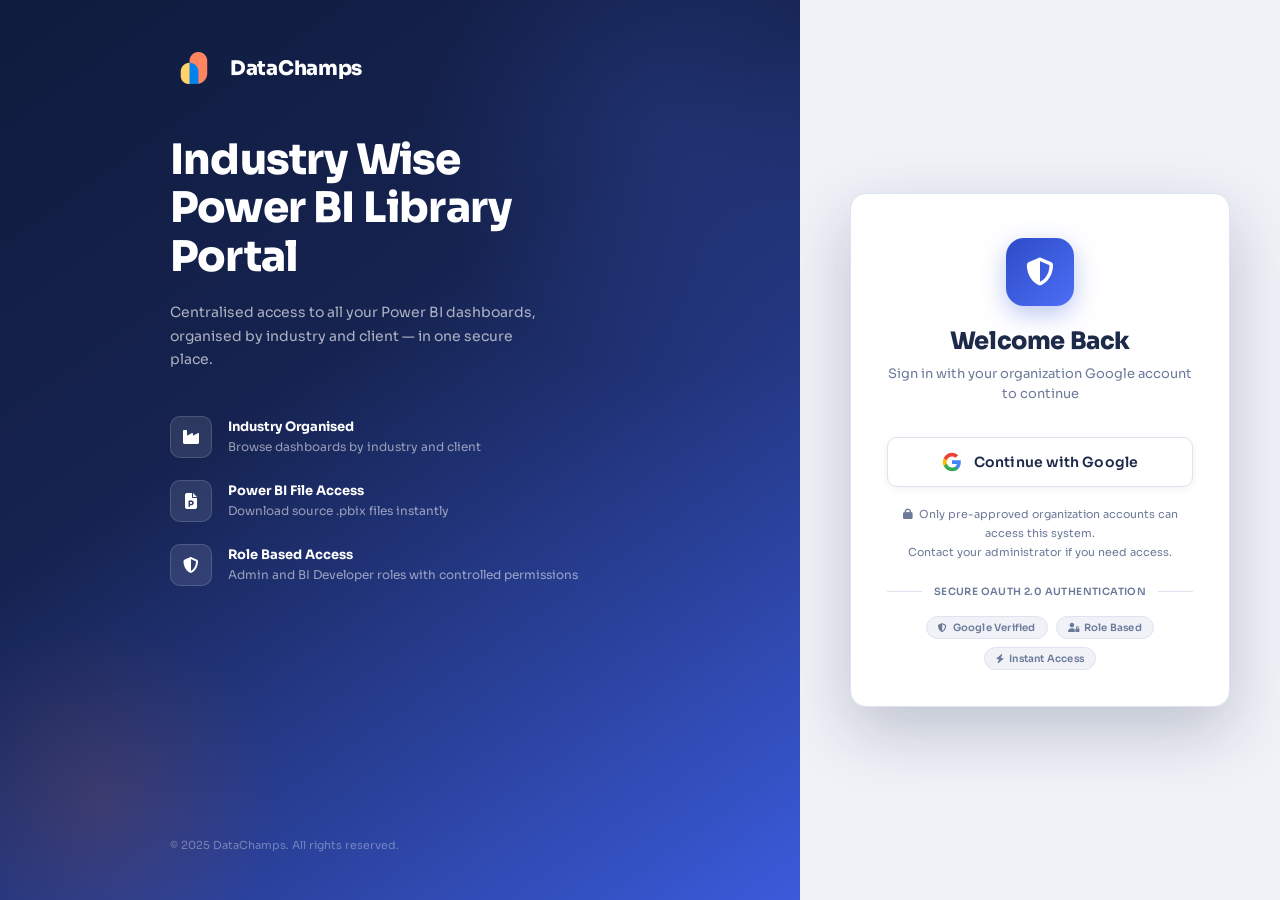
<file: login.html>
<!DOCTYPE html>
<html lang="en">
<head>
  <meta charset="UTF-8" />
  <meta name="viewport" content="width=device-width, initial-scale=1.0" />
  <title>Login — DataChamps</title>
  <link rel="preconnect" href="https://fonts.googleapis.com" />
  <link rel="preconnect" href="https://fonts.gstatic.com" crossorigin />
  <link href="https://fonts.googleapis.com/css2?family=Sora:wght@300;400;500;600;700;800&display=swap" rel="stylesheet" />
  <link href="https://cdnjs.cloudflare.com/ajax/libs/font-awesome/6.5.0/css/all.min.css" rel="stylesheet" />
  <link rel="icon" type="image/png" href="logo/favicon.png" />
  <link rel="stylesheet" href="css/login.css" />

   <script>
  // ── If already logged in (session alive or remember-me cookie present),
  //    skip the login page and go straight to the app.
  (function() {
  fetch('api/api.php?action=session_check', {
    credentials: 'include',
    cache: 'no-store'
})
      .then(function(r) { return r.json(); })
      .then(function(d) { if (d.logged_in) window.location.replace('index.html'); })
      .catch(function() {});
  })();
  </script>
</head>
<body>

  <div class="login-page">

    <!-- Left Panel -->
    <div class="login-left">
      <div class="login-left-inner">
        <div class="brand">
          <img src="logo/favicon.png" alt="DataChamps" class="brand-logo" onerror="this.style.display='none'" />
          <span class="brand-name">DataChamps</span>
        </div>
        <div class="left-content">
          <h1 class="left-title">Industry Wise<br/>Power BI Library Portal</h1>
          <p class="left-sub">Centralised access to all your Power BI dashboards, organised by industry and client — in one secure place.</p>
          <div class="feature-list">
            <div class="feature-item">
              <div class="feature-icon"><i class="fa fa-industry"></i></div>
              <div class="feature-text">
                <strong>Industry Organised</strong>
                <span>Browse dashboards by industry and client</span>
              </div>
            </div>
            <div class="feature-item">
              <div class="feature-icon"><i class="fa fa-file-powerpoint"></i></div>
              <div class="feature-text">
                <strong>Power BI File Access</strong>
                <span>Download source .pbix files instantly</span>
              </div>
            </div>
            <div class="feature-item">
              <div class="feature-icon"><i class="fa fa-shield-alt"></i></div>
              <div class="feature-text">
                <strong>Role Based Access</strong>
                <span>Admin and BI Developer roles with controlled permissions</span>
              </div>
            </div>
          </div>
        </div>
        <div class="left-footer">© 2025 DataChamps. All rights reserved.</div>
      </div>
    </div>

    <!-- Right Panel -->
    <div class="login-right">
      <div class="login-card">

        <div class="login-card-header">
          <div class="login-shield"><i class="fa fa-shield-alt"></i></div>
          <h2 class="login-title">Welcome Back</h2>
          <p class="login-subtitle">Sign in with your organization Google account to continue</p>
        </div>

        <!-- Error notice -->
        <div class="login-error" id="loginError" style="display:none;">
          <i class="fa fa-triangle-exclamation"></i>
          <span id="loginErrorMsg">An error occurred. Please try again.</span>
        </div>

        <!-- Google Button -->
        <a class="btn-google" href="api/google_auth.php" id="googleBtn">
          <svg width="20" height="20" viewBox="0 0 24 24" xmlns="http://www.w3.org/2000/svg">
            <path fill="#4285F4" d="M22.56 12.25c0-.78-.07-1.53-.2-2.25H12v4.26h5.92c-.26 1.37-1.04 2.53-2.21 3.31v2.77h3.57c2.08-1.92 3.28-4.74 3.28-8.09z"/>
            <path fill="#34A853" d="M12 23c2.97 0 5.46-.98 7.28-2.66l-3.57-2.77c-.98.66-2.23 1.06-3.71 1.06-2.86 0-5.29-1.93-6.16-4.53H2.18v2.84C3.99 20.53 7.7 23 12 23z"/>
            <path fill="#FBBC05" d="M5.84 14.09c-.22-.66-.35-1.36-.35-2.09s.13-1.43.35-2.09V7.07H2.18C1.43 8.55 1 10.22 1 12s.43 3.45 1.18 4.93l3.66-2.84z"/>
            <path fill="#EA4335" d="M12 5.38c1.62 0 3.06.56 4.21 1.64l3.15-3.15C17.45 2.09 14.97 1 12 1 7.7 1 3.99 3.47 2.18 7.07l3.66 2.84c.87-2.6 3.3-4.53 6.16-4.53z"/>
          </svg>
          <span>Continue with Google</span>
        </a>

        <p class="login-note">
          <i class="fa fa-lock" style="font-size:11px;"></i>
          Only pre-approved organization accounts can access this system.<br/>
          Contact your administrator if you need access.
        </p>

        <div class="login-divider">
          <span>Secure OAuth 2.0 Authentication</span>
        </div>

        <div class="login-badges">
          <span class="login-badge"><i class="fa fa-shield-alt"></i> Google Verified</span>
          <span class="login-badge"><i class="fa fa-user-lock"></i> Role Based</span>
          <span class="login-badge"><i class="fa fa-bolt"></i> Instant Access</span>
        </div>

      </div>
    </div>

  </div>

  <script>
  'use strict';

  // ── Handle error params from Google OAuth callback ───────
  var params  = new URLSearchParams(window.location.search);
  var errMap  = {
    not_authorized:        'Your Google account is not authorized. Contact your administrator.',
    google_denied:         'Google sign-in was cancelled. Please try again.',
    token_exchange_failed: 'Authentication failed. Please try again.',
    invalid_state:         'Security check failed. Please try again.',
    userinfo_failed:       'Could not retrieve your Google profile. Please try again.',
    no_code:               'Authentication incomplete. Please try again.',
    no_access_token:       'Could not get access token from Google. Please try again.'
  };

  if (params.get('error')) {
    var errEl  = document.getElementById('loginError');
    var msgEl  = document.getElementById('loginErrorMsg');
    var msg    = errMap[params.get('error')] || 'Login failed. Please try again.';
    if (params.get('email')) msg += ' (' + params.get('email') + ')';
    msgEl.textContent    = msg;
    errEl.style.display  = 'flex';
    window.history.replaceState({}, '', window.location.pathname);
  }

  // ── Loading state on button click ────────────────────────
  document.getElementById('googleBtn').addEventListener('click', function() {
    this.classList.add('loading');
    this.innerHTML = '<i class="fa fa-spinner fa-spin"></i><span>Redirecting to Google…</span>';
  });
  </script>
</body>
</html>
</file>
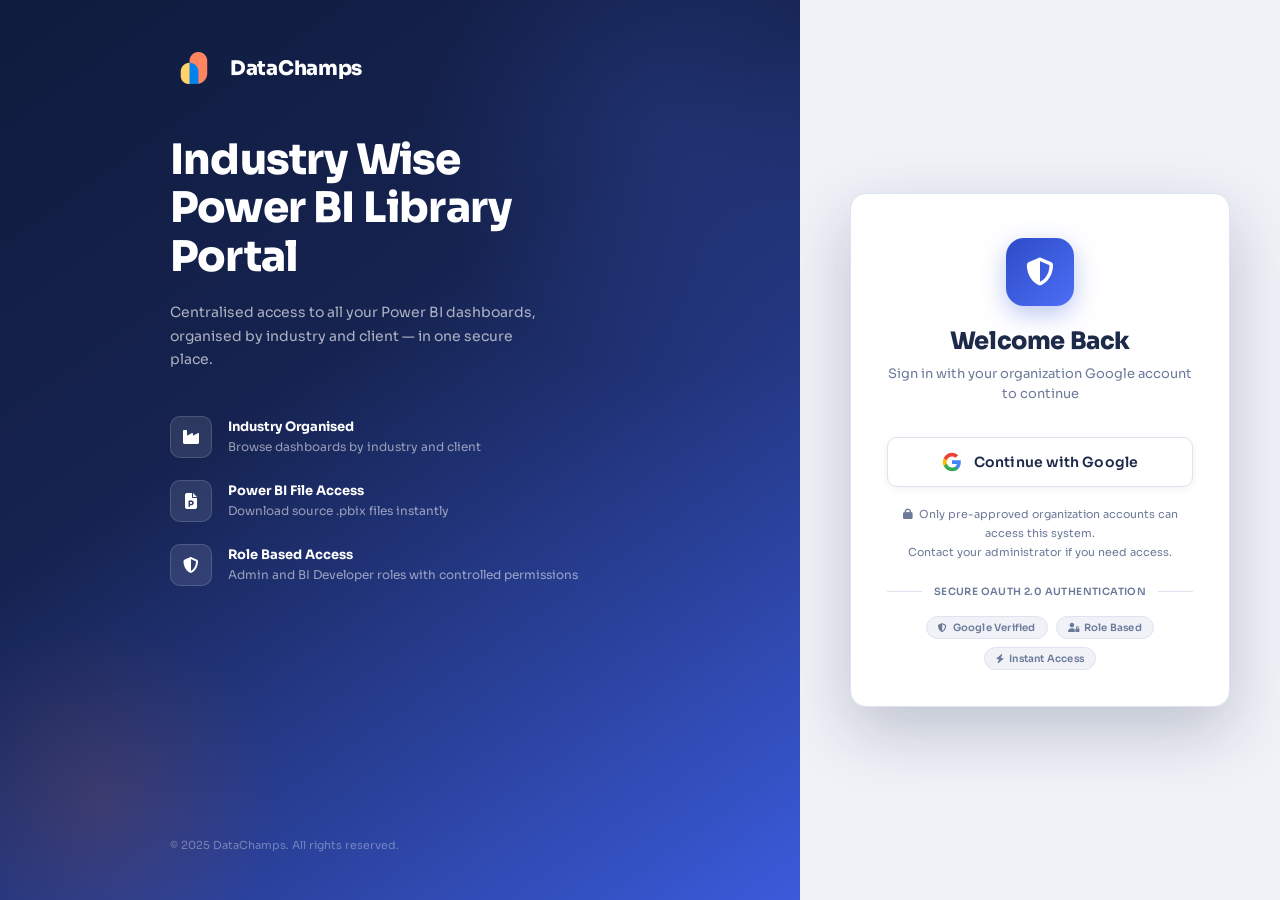
<file: profile backup.html>
<!DOCTYPE html>
<html lang="en">
<head>
  <script>
  (function() {
    var p = new URLSearchParams(window.location.search);
    if (p.get('auth') === '1') { sessionStorage.setItem('dc_authed','1'); window.history.replaceState({},'',window.location.pathname); return; }
    if (!sessionStorage.getItem('dc_authed')) window.location.replace('login.html');
  })();
  </script>
  <meta charset="UTF-8" />
  <meta name="viewport" content="width=device-width, initial-scale=1.0" />
  <title>Profile — DataChamps</title>
  <link rel="preconnect" href="https://fonts.googleapis.com" />
  <link rel="preconnect" href="https://fonts.gstatic.com" crossorigin />
  <link href="https://fonts.googleapis.com/css2?family=Sora:wght@300;400;500;600;700;800&display=swap" rel="stylesheet" />
  <link href="https://cdnjs.cloudflare.com/ajax/libs/font-awesome/6.5.0/css/all.min.css" rel="stylesheet" />
  <link rel="icon" type="image/png" href="logo/favicon.png">
  <link rel="stylesheet" href="css/index.css" />
  <link rel="stylesheet" href="css/profile.css" />
</head>
<body>

<!-- ══ NAVBAR ══════════════════════════════════════════════════════ -->
<nav class="navbar">
  <a class="navbar-brand" href="index.html">
    <img src="logo/favicon.png" alt="DataChamps Logo" class="brand-logo" onerror="this.style.display='none'" />
    <span class="brand-name">DataChamps</span>
  </a>
  <ul class="navbar-nav" id="navbarNav">
    <li><a class="nav-link" href="index.html"><i class="fa fa-th-large"></i> Dashboards</a></li>
    <li><a class="nav-link" href="kpi.html"><i class="fa fa-chart-line"></i> KPI Details</a></li>
    <li><a class="nav-link" href="visual.html"><i class="fa fa-eye"></i> Visual Details</a></li>
  </ul>
  <div class="navbar-actions">
    <div id="guestActions">
      <button class="btn-login" onclick="window.location.href='index.html'"><i class="fa fa-lock"></i><span class="btn-text">Login</span></button>
    </div>
    <div id="adminActions" style="display:none;align-items:center;gap:10px;" class="profile-wrapper">
      <div class="profile-dropdown-wrap" id="profileDropdownWrap">
        <button class="btn-profile" id="profileBtn" onclick="toggleProfileDropdown(event)" aria-haspopup="true" aria-expanded="false">
          <div id="profileAvatarWrap"><div class="avatar" id="adminAvatar">A</div></div>
          <div class="profile-info">
            <span class="admin-name" id="adminName">User</span>
            <span class="role-badge" id="roleBadge">—</span>
          </div>
          <i class="fa fa-chevron-down profile-chevron" id="profileChevron"></i>
        </button>
        <div class="profile-dropdown" id="profileDropdown" role="menu">
          <div class="dropdown-header">
            <div class="dropdown-avatar" id="dropdownAvatarWrap"><div class="avatar-lg">A</div></div>
            <div class="dropdown-user-info">
              <div class="dropdown-name" id="dropdownName">User</div>
              <div class="dropdown-role" id="dropdownRole">—</div>
            </div>
          </div>
          <div class="dropdown-divider"></div>
          <a class="dropdown-item active-page" href="profile.html" role="menuitem">
            <span class="dropdown-item-icon"><i class="fa fa-user-circle"></i></span>
            <span class="dropdown-item-text">My Profile</span>
            <i class="fa fa-check" style="font-size:10px;color:var(--blue);margin-left:auto;"></i>
          </a>
          <button class="dropdown-item" id="manageUsersItem" style="display:none;" onclick="closeProfileDropdown();" role="menuitem">
            <span class="dropdown-item-icon admin-icon"><i class="fa fa-users-cog"></i></span>
            <span class="dropdown-item-text">Manage Users</span>
            <span class="dropdown-item-badge">Admin</span>
          </button>
          <div class="dropdown-divider"></div>
          <button class="dropdown-item danger" onclick="logout()" role="menuitem">
            <span class="dropdown-item-icon"><i class="fa fa-sign-out-alt"></i></span>
            <span class="dropdown-item-text">Logout</span>
          </button>
        </div>
      </div>
    </div>
  </div>
  <button class="hamburger" id="hamburger" onclick="toggleNav()" aria-label="Menu" aria-expanded="false">
    <span></span><span></span><span></span>
  </button>
</nav>

<!-- ══ HERO BANNER ══════════════════════════════════════════════════ -->
<div class="profile-hero">
  <div class="hero-orb o1"></div>
  <div class="hero-orb o2"></div>
  <div class="profile-hero-inner">
    <div class="hero-identity">

      <!-- Avatar + Name/Email/Role grouped together -->
      <div class="hero-top-row">
        <div class="hero-avatar-wrap">
          <div class="hero-avatar-circle" id="profileAvatarCircle"><span id="profileAvatarLetter">?</span></div>
          <div class="hero-online-dot"></div>
        </div>
        <div class="hero-text">
          <div class="hero-name" id="profileHeroName">Loading…</div>
          <div class="hero-email" id="profileHeroEmail">—</div>
          <span class="hero-role-pill admin" id="profileRolePill"><i class="fa fa-shield-alt"></i><span id="profileRoleLabel">—</span></span>
        </div>
      </div>

      <!-- Chips — pushed right on desktop, full-width row on mobile -->
      <div class="hero-chips" id="heroChips">
        <div class="hchip">
          <div class="hchip-icon blue"><i class="fa fa-circle-check"></i></div>
          <div><div class="hchip-val">Active</div><div class="hchip-lbl">Status</div></div>
        </div>
        <div class="hchip-sep"></div>
        <div class="hchip">
          <div class="hchip-icon purple"><i class="fa fa-shield-halved"></i></div>
          <div><div class="hchip-val">Google</div><div class="hchip-lbl">Auth</div></div>
        </div>
        <div class="hchip-sep" id="sep1" style="display:none;"></div>
        <div class="hchip" id="chipUsers" style="display:none;">
          <div class="hchip-icon orange"><i class="fa fa-users"></i></div>
          <div><div class="hchip-val" id="statTotalUsers">—</div><div class="hchip-lbl">Users</div></div>
        </div>
        <div class="hchip-sep" id="sep2" style="display:none;"></div>
        <div class="hchip" id="chipActive" style="display:none;">
          <div class="hchip-icon green"><i class="fa fa-user-check"></i></div>
          <div><div class="hchip-val" id="statActiveUsers">—</div><div class="hchip-lbl">Active</div></div>
        </div>
      </div>

    </div>
  </div>
</div>

<!-- ══ PAGE CONTENT ═════════════════════════════════════════════════ -->
<div class="profile-page">
  <div class="profile-grid">

    <!-- ══ LEFT: Account Details ══ -->
    <div class="pcard left-card">
      <div class="pcard-head">
        <div class="pcard-head-left">
          <div class="pcard-hicon blue"><i class="fa fa-id-card"></i></div>
          <span class="pcard-htitle">Account Details</span>
        </div>
      </div>
      <div class="pcard-body">
        <div class="afield">
          <div class="afield-icon" style="background:#eef1fd;color:var(--blue);"><i class="fa fa-user"></i></div>
          <div class="afield-info">
            <div class="afield-lbl">Full Name</div>
            <div class="afield-val" id="detailName">—</div>
          </div>
        </div>
        <div class="afield">
          <div class="afield-icon" style="background:#eef1fd;color:var(--blue);"><i class="fa fa-envelope"></i></div>
          <div class="afield-info">
            <div class="afield-lbl">Email Address</div>
            <div class="afield-val" id="detailEmail">—</div>
          </div>
        </div>
        <div class="afield">
          <div class="afield-icon" style="background:#fff4ed;color:#f76707;"><i class="fa fa-user-tag"></i></div>
          <div class="afield-info">
            <div class="afield-lbl">Role</div>
            <div class="afield-val" id="detailRole">—</div>
          </div>
        </div>
        <div class="afield">
          <div class="afield-icon" style="background:#e9faf0;color:#2f9e44;"><i class="fa fa-circle-check"></i></div>
          <div class="afield-info">
            <div class="afield-lbl">Account Status</div>
            <div class="afield-val"><span class="status-pill"><i class="fa fa-circle" style="font-size:7px;"></i> Active</span></div>
          </div>
        </div>
        <div class="afield last">
          <div class="afield-icon" style="background:#f0ebff;color:#7048e8;"><i class="fa fa-shield-halved"></i></div>
          <div class="afield-info">
            <div class="afield-lbl">Login Method</div>
            <div class="afield-val google-val">
              <svg width="14" height="14" viewBox="0 0 24 24" style="flex-shrink:0;">
                <path fill="#4285F4" d="M22.56 12.25c0-.78-.07-1.53-.2-2.25H12v4.26h5.92c-.26 1.37-1.04 2.53-2.21 3.31v2.77h3.57c2.08-1.92 3.28-4.74 3.28-8.09z"/>
                <path fill="#34A853" d="M12 23c2.97 0 5.46-.98 7.28-2.66l-3.57-2.77c-.98.66-2.23 1.06-3.71 1.06-2.86 0-5.29-1.93-6.16-4.53H2.18v2.84C3.99 20.53 7.7 23 12 23z"/>
                <path fill="#FBBC05" d="M5.84 14.09c-.22-.66-.35-1.36-.35-2.09s.13-1.43.35-2.09V7.07H2.18C1.43 8.55 1 10.22 1 12s.43 3.45 1.18 4.93l3.66-2.84z"/>
                <path fill="#EA4335" d="M12 5.38c1.62 0 3.06.56 4.21 1.64l3.15-3.15C17.45 2.09 14.97 1 12 1 7.7 1 3.99 3.47 2.18 7.07l3.66 2.84c.87-2.6 3.3-4.53 6.16-4.53z"/>
              </svg>
              Google OAuth 2.0
            </div>
          </div>
        </div>

        <!-- Quick Actions -->
        <div class="quick-actions">
          <div class="qa-label">Quick Actions</div>
          <div class="qa-row">
            <a href="index.html" class="qa-btn blue"><i class="fa fa-th-large"></i> Dashboards</a>
            <a href="kpi.html" class="qa-btn green"><i class="fa fa-chart-line"></i> KPI</a>
            <a href="visual.html" class="qa-btn amber"><i class="fa fa-eye"></i> Visuals</a>
            <button onclick="logout()" class="qa-btn red"><i class="fa fa-sign-out-alt"></i> Logout</button>
          </div>
        </div>
      </div>
    </div>

    <!-- ══ RIGHT column ══ -->
    <div class="right-col">

      <!-- Access & Permissions -->
      <div class="pcard">
        <div class="pcard-head">
          <div class="pcard-head-left">
            <div class="pcard-hicon amber"><i class="fa fa-lock"></i></div>
            <span class="pcard-htitle">Access &amp; Permissions</span>
          </div>
          <div class="role-chip" id="permRoleChip"></div>
        </div>
        <div class="pcard-body">
          <div class="acc-summary" id="accessBadgeRow"></div>
          <div class="perm-list" id="permsList"></div>
        </div>
      </div>

      <!-- Manage Users (admin only) -->
      <div class="pcard users-pcard" id="manageUsersPanel" style="display:none;">
        <div class="pcard-head">
          <div class="pcard-head-left">
            <div class="pcard-hicon purple"><i class="fa fa-users-cog"></i></div>
            <span class="pcard-htitle">Manage Users</span>
            <span class="count-badge" id="usersCountBadge" style="margin-left:6px;">0</span>
          </div>
          <div class="users-head-right">
            <div class="users-search-box">
              <i class="fa fa-search"></i>
              <input type="text" id="usersSearchInput" placeholder="Search users…" oninput="filterUsers()" />
            </div>
            <button class="btn btn-primary btn-sm" onclick="openAddUserModal()"><i class="fa fa-plus"></i> Add User</button>
          </div>
        </div>
        <div class="pcard-body">
          <div class="users-table-wrap">
            <table class="users-table">
              <thead>
                <tr>
                  <th>User</th>
                  <th>Role</th>
                  <th>Status</th>
                  <th style="text-align:right;">Actions</th>
                </tr>
              </thead>
              <tbody id="usersTableBody">
                <tr><td colspan="4"><div class="tbl-empty"><i class="fa fa-spinner fa-spin"></i> Loading…</div></td></tr>
              </tbody>
            </table>
          </div>
        </div>
      </div>

    </div><!-- /right-col -->
  </div><!-- /profile-grid -->
</div><!-- /profile-page -->

<!-- ══ ADD/EDIT USER MODAL ══ -->
<div class="modal-overlay" id="userFormOverlay">
  <div class="modal" style="max-width:460px;">
    <div class="modal-header">
      <span class="modal-title"><i class="fa fa-user-plus"></i> <span id="userFormTitle">Add User</span></span>
      <button class="modal-close" onclick="closeModal('userFormOverlay')"><i class="fa fa-times"></i></button>
    </div>
    <div class="modal-body">
      <input type="hidden" id="userFormId" />
      <div class="form-group">
        <label class="form-label">Full Name <span class="required">*</span></label>
        <input type="text" class="form-control" id="userFormName" placeholder="e.g. Prajwal Shendge" />
      </div>
      <div class="form-group" id="userEmailGroup">
        <label class="form-label">Gmail Address <span class="required">*</span></label>
        <input type="email" class="form-control" id="userFormEmail" placeholder="user@gmail.com" />
        <small style="color:var(--text-muted);font-size:11px;margin-top:4px;display:block;">Must match their Google account email exactly.</small>
      </div>
      <div class="form-group">
        <label class="form-label">Role <span class="required">*</span></label>
        <select class="form-control" id="userFormRole">
          <option value="bi_developer">BI Developer — View &amp; Download only</option>
          <option value="admin">Admin — Full Access</option>
        </select>
      </div>
      <div class="form-group" id="userActiveGroup" style="display:none;">
        <label class="form-check"><input type="checkbox" id="userFormActive" checked /> Account Active</label>
      </div>
    </div>
    <div class="modal-footer">
      <button class="btn btn-secondary" onclick="closeModal('userFormOverlay')">Cancel</button>
      <button class="btn btn-primary" onclick="saveUser()"><i class="fa fa-save"></i> Save User</button>
    </div>
  </div>
</div>

<!-- ══ CONFIRM DELETE ══ -->
<div class="modal-overlay" id="confirmOverlay">
  <div class="modal confirm-dialog">
    <div class="confirm-body">
      <div class="confirm-icon"><i class="fa fa-triangle-exclamation"></i></div>
      <h3 id="confirmTitle">Delete User?</h3>
      <p id="confirmMsg">This action cannot be undone.</p>
    </div>
    <div class="modal-footer">
      <button class="btn btn-secondary" onclick="closeModal('confirmOverlay')">Cancel</button>
      <button class="btn btn-danger" onclick="confirmDeleteAction()"><i class="fa fa-trash"></i> Delete</button>
    </div>
  </div>
</div>

<div class="toast-container" id="toastContainer"></div>

<script>
'use strict';
var API_URL = 'api/api.api';
var state = { isAdmin:false, isLoggedIn:false, userRole:'', userName:'', userEmail:'', userPicture:'', allUsers:[], deleteCallback:null };

document.addEventListener('DOMContentLoaded', function() {
  checkSession().then(function() {
    if (!state.isLoggedIn) { window.location.href='login.html'; return; }
    renderProfile();
    if (state.isAdmin) loadUsers();
  });
  setupOutsideNav();
  setupOutsideDropdown();
});

function setupOutsideNav() {
  document.addEventListener('click', function(e) {
    var nav=document.getElementById('navbarNav'), btn=document.getElementById('hamburger');
    if (nav && nav.classList.contains('open') && !nav.contains(e.target) && !btn.contains(e.target)) closeNav();
  });
}
function setupOutsideDropdown() {
  document.addEventListener('click', function(e) {
    var w=document.getElementById('profileDropdownWrap');
    if (w && !w.contains(e.target)) closeProfileDropdown();
  });
}

function toggleProfileDropdown(e) {
  e.stopPropagation();
  var dd=document.getElementById('profileDropdown'), btn=document.getElementById('profileBtn'), ch=document.getElementById('profileChevron');
  if (dd.classList.contains('open')) { closeProfileDropdown(); }
  else { dd.classList.add('open'); btn.setAttribute('aria-expanded','true'); ch.style.transform='rotate(180deg)'; }
}
function closeProfileDropdown() {
  var dd=document.getElementById('profileDropdown'), btn=document.getElementById('profileBtn'), ch=document.getElementById('profileChevron');
  if (dd) { dd.classList.remove('open'); btn.setAttribute('aria-expanded','false'); ch.style.transform=''; }
}

function checkSession() {
  return api('GET','session_check').then(function(d) {
    state.isLoggedIn=!!d.logged_in; state.isAdmin=!!d.is_admin;
    state.userRole=d.role||''; state.userName=d.name||''; state.userEmail=d.email||''; state.userPicture=d.picture||'';
    updateNavUI(d);
  }).catch(function(){ updateNavUI({}); });
}

function updateNavUI(d) {
  var li=state.isLoggedIn;
  document.getElementById('guestActions').style.display=li?'none':'block';
  document.getElementById('adminActions').style.display=li?'flex':'none';
  var mi=document.getElementById('manageUsersItem'); if(mi) mi.style.display=state.isAdmin?'flex':'none';
  if (!li) return;
  var init=state.userName?state.userName.charAt(0).toUpperCase():'U';
  var fn=state.userName?state.userName.split(' ')[0]:'User';
  document.getElementById('adminName').textContent=fn;
  var rb=document.getElementById('roleBadge');
  rb.className='role-badge '+(state.isAdmin?'admin':'bi_developer');
  rb.innerHTML=state.isAdmin?'<i class="fa fa-shield-alt" style="font-size:9px;"></i> Admin':'<i class="fa fa-chart-bar" style="font-size:9px;"></i> BI Dev';
  var wrap=document.getElementById('profileAvatarWrap');
  wrap.innerHTML=d&&d.picture?'<img src="'+d.picture+'" class="avatar-img" alt="Avatar" onerror="this.parentNode.innerHTML=\'<div class=avatar>'+esc(init)+'</div>\'" />':'<div class="avatar">'+esc(init)+'</div>';
  document.getElementById('dropdownName').textContent=state.userName||'User';
  var dr=document.getElementById('dropdownRole');
  dr.className='dropdown-role '+(state.isAdmin?'admin-role':'dev-role');
  dr.innerHTML=state.isAdmin?'<i class="fa fa-shield-alt"></i> Administrator':'<i class="fa fa-chart-bar"></i> BI Developer';
  var dw=document.getElementById('dropdownAvatarWrap');
  dw.innerHTML=d&&d.picture?'<img src="'+d.picture+'" class="dropdown-avatar-img" alt="Avatar" onerror="this.parentNode.innerHTML=\'<div class=avatar-lg>'+esc(init)+'</div>\'" />':'<div class="avatar-lg">'+esc(init)+'</div>';
}

function renderProfile() {
  var name=state.userName, email=state.userEmail, isAdmin=state.isAdmin;
  var init=name?name.charAt(0).toUpperCase():'?';
  var ac=document.getElementById('profileAvatarCircle');
  if (state.userPicture) { ac.innerHTML='<img src="'+esc(state.userPicture)+'" alt="Avatar" onerror="this.parentNode.innerHTML=\'<span>'+init+'</span>\'" />'; }
  else { document.getElementById('profileAvatarLetter').textContent=init; }
  document.getElementById('profileHeroName').textContent=name||'My Profile';
  document.getElementById('profileHeroEmail').textContent=email||'—';
  var pill=document.getElementById('profileRolePill');
  pill.className='hero-role-pill '+(isAdmin?'admin':'dev');
  document.getElementById('profileRoleLabel').textContent=isAdmin?'Admin':'BI Developer';
  pill.querySelector('i').className='fa '+(isAdmin?'fa-shield-alt':'fa-chart-bar');
  if (isAdmin) {
    ['sep1','chipUsers','sep2','chipActive'].forEach(function(id){
      var el=document.getElementById(id); if(el) el.style.display=id.startsWith('sep')?'flex':'flex';
    });
    document.getElementById('manageUsersPanel').style.display='flex';
  }
  document.getElementById('detailName').textContent=name||'—';
  document.getElementById('detailEmail').textContent=email||'—';
  document.getElementById('detailRole').textContent=isAdmin?'Admin — Full Access':'BI Developer — View & Download';
  var chip=document.getElementById('permRoleChip');
  chip.className='role-chip '+(isAdmin?'admin':'dev');
  chip.innerHTML=isAdmin?'<i class="fa fa-shield-alt"></i> Admin':'<i class="fa fa-chart-bar"></i> BI Developer';
  renderPermissions(isAdmin);
}

function renderPermissions(isAdmin) {
  var badges='';
  if (isAdmin) {
    badges+=mkBadge('granted','fa-shield-alt','Full Access','All features enabled');
    badges+=mkBadge('granted','fa-users-cog','User Management','Add, edit & remove users');
    badges+=mkBadge('granted','fa-upload','File Upload','Upload Power BI files');
  } else {
    badges+=mkBadge('view','fa-eye','View Dashboards','Browse all dashboards');
    badges+=mkBadge('granted','fa-download','Download Files','Download .pbix files');
    badges+=mkBadge('denied','fa-lock','Admin Features','No admin access');
  }
  document.getElementById('accessBadgeRow').innerHTML=badges;
  var perms=[
    {icon:'fa-th-large',ib:'#eef1fd',ic:'var(--blue)',t:'View Industries & Clients',s:'Browse industry and client cards',tag:'view',lbl:'View'},
    {icon:'fa-chart-pie',ib:'#eef1fd',ic:'var(--blue)',t:'View Dashboards',s:'Open Power BI embedded reports',tag:'view',lbl:'View'},
    {icon:'fa-download',ib:'#e9faf0',ic:'#2f9e44',t:'Download PBI Files',s:'Download .pbix and .pbit files',tag:'yes',lbl:'Allowed'},
    {icon:'fa-plus-circle',ib:isAdmin?'#e9faf0':'#fff0f0',ic:isAdmin?'#2f9e44':'#c92a2a',t:'Create & Edit Data',s:'Add industries, clients, dashboards',tag:isAdmin?'yes':'no',lbl:isAdmin?'Allowed':'Denied'},
    {icon:'fa-upload',ib:isAdmin?'#e9faf0':'#fff0f0',ic:isAdmin?'#2f9e44':'#c92a2a',t:'Upload PBI Files',s:'Upload new .pbix files',tag:isAdmin?'yes':'no',lbl:isAdmin?'Allowed':'Denied'},
    {icon:'fa-users-cog',ib:isAdmin?'#e9faf0':'#fff0f0',ic:isAdmin?'#2f9e44':'#c92a2a',t:'Manage Users',s:'Add, edit, delete user accounts',tag:isAdmin?'yes':'no',lbl:isAdmin?'Allowed':'Denied'},
    {icon:'fa-trash',ib:isAdmin?'#e9faf0':'#fff0f0',ic:isAdmin?'#2f9e44':'#c92a2a',t:'Delete Records',s:'Delete industries, clients etc.',tag:isAdmin?'yes':'no',lbl:isAdmin?'Allowed':'Denied'},
  ];
  var ti={yes:'fa-check',no:'fa-times',view:'fa-eye'};
  document.getElementById('permsList').innerHTML=perms.map(function(p){
    return '<div class="perm-row"><div class="perm-icon" style="background:'+p.ib+';color:'+p.ic+'"><i class="fa '+p.icon+'"></i></div><div class="perm-body"><div class="perm-title">'+p.t+'</div><div class="perm-sub">'+p.s+'</div></div><span class="perm-tag '+p.tag+'"><i class="fa '+ti[p.tag]+'"></i> '+p.lbl+'</span></div>';
  }).join('');
}

function mkBadge(type,icon,main,sub){
  return '<div class="acc-badge '+type+'"><div class="acc-badge-icon"><i class="fa '+icon+'"></i></div><div><div class="acc-badge-main">'+main+'</div><div class="acc-badge-sub">'+sub+'</div></div></div>';
}

function loadUsers(){
  document.getElementById('usersTableBody').innerHTML='<tr><td colspan="4"><div class="tbl-empty"><i class="fa fa-spinner fa-spin"></i> Loading…</div></td></tr>';
  api('GET','get_users').then(function(data){
    state.allUsers=data.data||[];
    var total=state.allUsers.length, active=state.allUsers.filter(function(u){return u.is_active;}).length;
    document.getElementById('statTotalUsers').textContent=total;
    document.getElementById('statActiveUsers').textContent=active;
    document.getElementById('usersCountBadge').textContent=total;
    renderUsersTable(state.allUsers);
  }).catch(function(){document.getElementById('usersTableBody').innerHTML='<tr><td colspan="4"><div class="tbl-empty"><i class="fa fa-triangle-exclamation"></i> Error loading users.</div></td></tr>';});
}

function filterUsers(){
  var q=document.getElementById('usersSearchInput').value.toLowerCase().trim();
  var list=q?state.allUsers.filter(function(u){return u.name.toLowerCase().indexOf(q)!==-1||u.email.toLowerCase().indexOf(q)!==-1;}):state.allUsers;
  document.getElementById('usersCountBadge').textContent=list.length;
  renderUsersTable(list);
}

function renderUsersTable(users){
  if(!users.length){document.getElementById('usersTableBody').innerHTML='<tr><td colspan="4"><div class="tbl-empty"><i class="fa fa-user-slash"></i> No users found.</div></td></tr>';return;}
  var cols=['linear-gradient(135deg,#2d4cc8,#4c6ef5)','linear-gradient(135deg,#0c7c59,#20b87a)','linear-gradient(135deg,#9c36b5,#c56fe8)','linear-gradient(135deg,#c9280a,#f05c3c)','linear-gradient(135deg,#d97706,#f59e0b)','linear-gradient(135deg,#0369a1,#0ea5e9)'];
  document.getElementById('usersTableBody').innerHTML=users.map(function(u,i){
    var cl=u.role==='admin'?'admin':'bi_developer',rl=u.role==='admin'?'Admin':'BI Developer',self=u.email===state.userEmail;
    return '<tr><td><div class="ut-cell"><div class="ut-av" style="background:'+cols[i%cols.length]+'">'+esc(u.name.charAt(0).toUpperCase())+'</div><div><div class="ut-name">'+esc(u.name)+(self?' <span class="you-tag">you</span>':'')+'</div><div class="ut-email">'+esc(u.email)+'</div></div></div></td><td><span class="badge-role '+cl+'">'+rl+'</span></td><td><span class="'+(u.is_active?'badge-active':'badge-inactive')+'">'+(u.is_active?'Active':'Inactive')+'</span></td><td><div class="ut-actions"><button class="btn btn-secondary btn-icon btn-sm" title="Edit" onclick="editUser('+u.id+',\''+esc(u.name)+'\',\''+esc(u.role)+'\','+u.is_active+')"><i class="fa fa-pen"></i></button>'+(!self?'<button class="btn btn-danger btn-icon btn-sm" title="Delete" onclick="deleteUser('+u.id+',\''+esc(u.name)+'\')"><i class="fa fa-trash"></i></button>':'')+'</div></td></tr>';
  }).join('');
}

function openAddUserModal(){
  document.getElementById('userFormId').value='';document.getElementById('userFormName').value='';
  document.getElementById('userFormEmail').value='';document.getElementById('userFormRole').value='bi_developer';
  document.getElementById('userFormTitle').textContent='Add User';
  document.getElementById('userEmailGroup').style.display='block';
  document.getElementById('userActiveGroup').style.display='none';
  openModal('userFormOverlay');
}
function editUser(id,name,role,isActive){
  document.getElementById('userFormId').value=id;document.getElementById('userFormName').value=name;
  document.getElementById('userFormRole').value=role;document.getElementById('userFormActive').checked=!!isActive;
  document.getElementById('userFormTitle').textContent='Edit User';
  document.getElementById('userEmailGroup').style.display='none';
  document.getElementById('userActiveGroup').style.display='block';
  openModal('userFormOverlay');
}
function saveUser(){
  var id=document.getElementById('userFormId').value,name=document.getElementById('userFormName').value.trim();
  var email=document.getElementById('userFormEmail').value.trim(),role=document.getElementById('userFormRole').value;
  var active=document.getElementById('userFormActive').checked?1:0;
  if(!name){showToast('Name is required','error');return;}
  if(!id&&!email){showToast('Email is required','error');return;}
  var body={name:name,role:role};
  if(id){body.id=parseInt(id);body.is_active=active;}else{body.email=email.toLowerCase();}
  api(id?'PUT':'POST',id?'update_user':'create_user',body).then(function(d){
    if(d.success){showToast(id?'User updated':'User added','success');closeModal('userFormOverlay');loadUsers();}
    else showToast(d.message||'Error saving','error');
  }).catch(function(){});
}
function deleteUser(id,name){
  document.getElementById('confirmTitle').textContent='Delete User?';
  document.getElementById('confirmMsg').textContent='Remove "'+name+'" from the system?';
  state.deleteCallback=function(){
    api('DELETE','delete_user',{id:parseInt(id)}).then(function(d){
      if(d.success){showToast('User removed','success');closeModal('confirmOverlay');loadUsers();}
      else showToast(d.message||'Error','error');
    }).catch(function(){});
  };
  openModal('confirmOverlay');
}
function confirmDeleteAction(){if(state.deleteCallback)state.deleteCallback();}

function api(method,action,body){
  var url=API_URL+'?action='+action,opts={method:method,headers:{'Content-Type':'application/json'}};
  if(body)opts.body=JSON.stringify(body);
  return fetch(url,opts).then(function(res){
    var ct=res.headers.get('content-type')||'';
    if(ct.indexOf('application/json')===-1)return res.text().then(function(){throw new Error('Server error');});
    return res.json().then(function(d){if(!res.ok&&!d.success)throw new Error(d.message||'Request failed');return d;});
  }).catch(function(err){showToast(err.message||'Network error','error');throw err;});
}

function openModal(id){document.getElementById(id).classList.add('open');document.body.style.overflow='hidden';}
function closeModal(id){document.getElementById(id).classList.remove('open');document.body.style.overflow='';}
document.querySelectorAll('.modal-overlay').forEach(function(o){o.addEventListener('click',function(e){if(e.target===this)closeModal(this.id);});});
document.addEventListener('keydown',function(e){if(e.key==='Escape'){closeProfileDropdown();document.querySelectorAll('.modal-overlay.open').forEach(function(m){closeModal(m.id);});}});

function logout(){
  closeProfileDropdown();
  api('POST','logout').then(function(){sessionStorage.removeItem('dc_authed');window.location.href='login.html';})
  .catch(function(){sessionStorage.removeItem('dc_authed');window.location.href='login.html';});
}

function toggleNav(){
  var nav=document.getElementById('navbarNav'),btn=document.getElementById('hamburger'),open=nav.classList.toggle('open');
  btn.setAttribute('aria-expanded',open?'true':'false');
  var s=btn.querySelectorAll('span');
  if(open){s[0].style.transform='rotate(45deg) translate(5px,5px)';s[1].style.opacity='0';s[2].style.transform='rotate(-45deg) translate(5px,-5px)';}
  else{s[0].style.transform='';s[1].style.opacity='';s[2].style.transform='';}
}
function closeNav(){
  var nav=document.getElementById('navbarNav'),btn=document.getElementById('hamburger');
  nav.classList.remove('open');btn.setAttribute('aria-expanded','false');
  var s=btn.querySelectorAll('span');s[0].style.transform='';s[1].style.opacity='';s[2].style.transform='';
}

function showToast(msg,type){
  var ic={success:'fa-circle-check',error:'fa-circle-xmark',info:'fa-circle-info'};
  var t=document.createElement('div');t.className='toast '+(type||'info');
  t.innerHTML='<i class="fa '+(ic[type]||ic.info)+'"></i> <span>'+msg+'</span>';
  document.getElementById('toastContainer').appendChild(t);
  setTimeout(function(){t.style.opacity='0';t.style.transition='opacity .3s';setTimeout(function(){if(t.parentNode)t.parentNode.removeChild(t);},300);},4000);
}
function esc(s){return String(s||'').replace(/&/g,'&amp;').replace(/</g,'&lt;').replace(/>/g,'&gt;').replace(/"/g,'&quot;').replace(/'/g,'&#39;');}
</script>
</body>
</html>
</file>
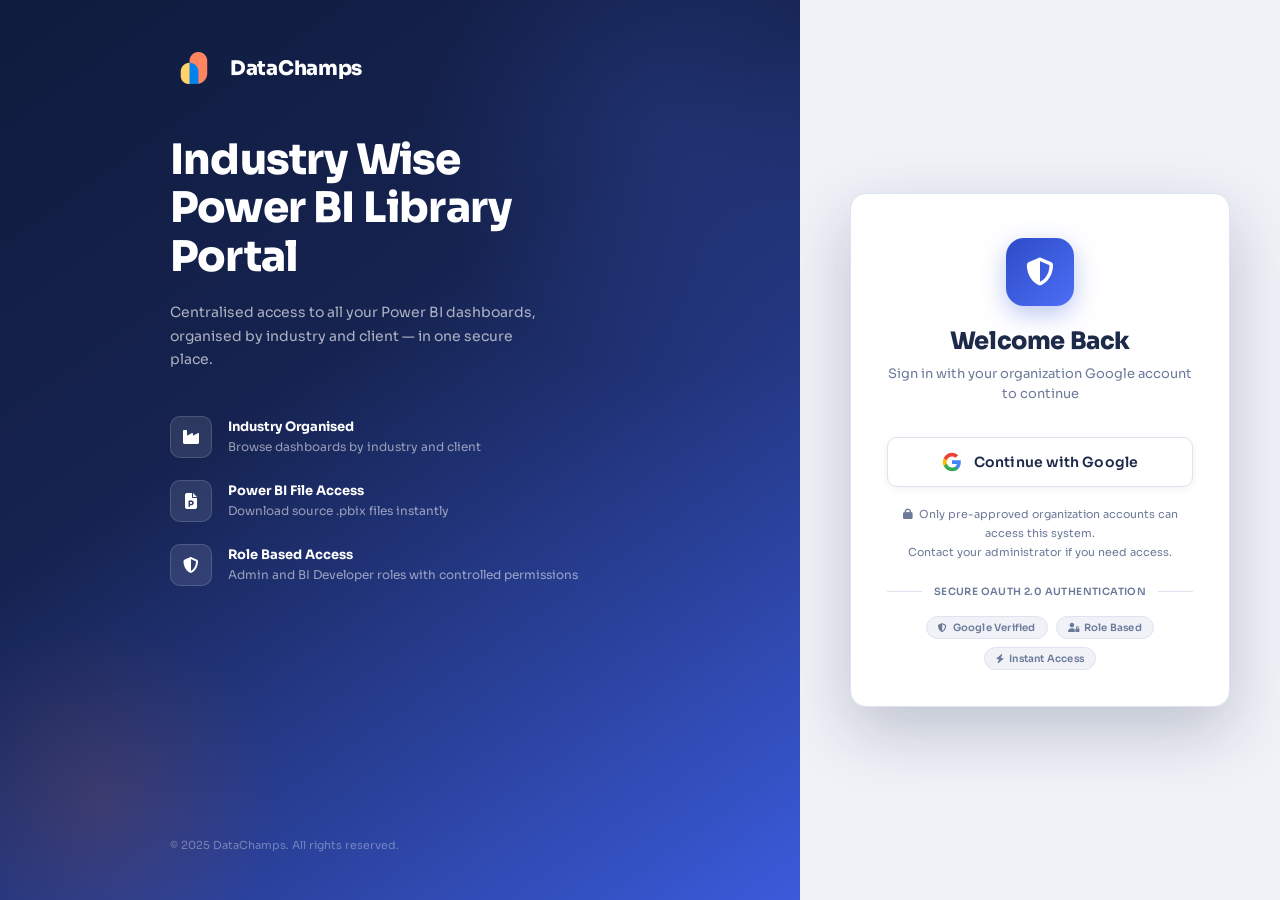
<file: profile.html>
<!DOCTYPE html>
<html lang="en">
<head>
  <script>
  (function() {
    var p = new URLSearchParams(window.location.search);
    if (p.get('auth') === '1') { sessionStorage.setItem('dc_authed','1'); window.history.replaceState({},'',window.location.pathname); return; }
    if (!sessionStorage.getItem('dc_authed')) window.location.replace('login.html');
  })();
  </script>
  <meta charset="UTF-8" />
  <meta name="viewport" content="width=device-width, initial-scale=1.0" />
  <title>Profile — DataChamps</title>
  <link rel="preconnect" href="https://fonts.googleapis.com" />
  <link rel="preconnect" href="https://fonts.gstatic.com" crossorigin />
  <link href="https://fonts.googleapis.com/css2?family=Sora:wght@300;400;500;600;700;800&display=swap" rel="stylesheet" />
  <link href="https://cdnjs.cloudflare.com/ajax/libs/font-awesome/6.5.0/css/all.min.css" rel="stylesheet" />
  <link rel="icon" type="image/png" href="logo/favicon.png">
  <link rel="stylesheet" href="css/index.css" />
  <link rel="stylesheet" href="css/profile.css" />
</head>
<body>

<!-- ══ NAVBAR ══════════════════════════════════════════════════════ -->
<nav class="navbar">
  <a class="navbar-brand" href="index.html">
    <img src="logo/favicon.png" alt="DataChamps Logo" class="brand-logo" onerror="this.style.display='none'" />
    <span class="brand-name">DataChamps</span>
  </a>

  <ul class="navbar-nav" id="navbarNav">
    <li><a class="nav-link" href="index.html"><i class="fa fa-th-large"></i> Dashboards</a></li>
    <li><a class="nav-link" href="kpi.html"><i class="fa fa-chart-line"></i> KPI Details</a></li>
    <li><a class="nav-link" href="visual.html"><i class="fa fa-eye"></i> Visual Details</a></li>
    <li><a class="nav-link" href="wireframe.html"><i class="fa fa-drafting-compass"></i> Wireframe</a></li>
  </ul>

  <div class="navbar-actions">
    <div id="guestActions">
      <button class="btn-login" onclick="window.location.href='index.html'">
        <i class="fa fa-lock"></i><span class="btn-text">Login</span>
      </button>
    </div>

    <div id="adminActions" style="display:none; align-items:center; gap:10px;" class="profile-wrapper">

      <!-- Notification bell -->
      <div id="notifBellWrap" style="display:none; position:relative;">
        <button class="btn-notif" onclick="openNotifModal()" title="Notifications">
          <i class="fa fa-bell"></i>
          <span class="notif-dot" id="notifDot" style="display:none;"></span>
        </button>
      </div>

      <div class="profile-dropdown-wrap" id="profileDropdownWrap">
        <button class="btn-profile" id="profileBtn" onclick="toggleProfileDropdown(event)"
          aria-haspopup="true" aria-expanded="false">
          <div id="profileAvatarWrap"><div class="avatar" id="adminAvatar">A</div></div>
          <div class="profile-info">
            <span class="admin-name" id="adminName">User</span>
            <span class="role-badge" id="roleBadge">—</span>
          </div>
          <i class="fa fa-chevron-down profile-chevron" id="profileChevron"></i>
        </button>

        <div class="profile-dropdown" id="profileDropdown" role="menu">
          <div class="dropdown-header">
            <div class="dropdown-avatar" id="dropdownAvatarWrap"><div class="avatar-lg" id="dropdownAvatar">A</div></div>
            <div class="dropdown-user-info">
              <div class="dropdown-name" id="dropdownName">User</div>
              <div class="dropdown-role" id="dropdownRole">—</div>
            </div>
          </div>
          <div class="dropdown-divider"></div>
          <a class="dropdown-item active-page" href="profile.html" role="menuitem">
            <span class="dropdown-item-icon"><i class="fa fa-user-circle"></i></span>
            <span class="dropdown-item-text">My Profile</span>
            <i class="fa fa-check" style="font-size:10px;color:var(--blue);margin-left:auto;"></i>
          </a>
          <!-- Super-admin only -->
          <button class="dropdown-item" id="manageUsersItem" style="display:none;"
            onclick="closeProfileDropdown();openUsersModal();" role="menuitem">
            <span class="dropdown-item-icon admin-icon"><i class="fa fa-users-cog"></i></span>
            <span class="dropdown-item-text">Manage Users</span>
            <span class="dropdown-item-badge">Super Admin</span>
          </button>
          <button class="dropdown-item" id="approvalQueueItem" style="display:none;"
            onclick="openApprovalQueueModal();" role="menuitem">
            <span class="dropdown-item-icon admin-icon"><i class="fa fa-tasks"></i></span>
            <span class="dropdown-item-text">Approval Queue</span>
            <span class="pending-badge-nav" id="pendingBadge" style="display:none;">0</span>
          </button>
          <!-- Contributor only -->
          <button class="dropdown-item" id="mySubmissionsItem" style="display:none;"
            onclick="openMySubmissionsModal();" role="menuitem">
            <span class="dropdown-item-icon" style="background:#f5eaf9;color:#9c36b5;">
              <i class="fa fa-paper-plane"></i>
            </span>
            <span class="dropdown-item-text">My Submissions</span>
          </button>
          <div class="dropdown-divider"></div>
          <button class="dropdown-item danger" onclick="logout()" role="menuitem">
            <span class="dropdown-item-icon"><i class="fa fa-sign-out-alt"></i></span>
            <span class="dropdown-item-text">Logout</span>
          </button>
        </div>
      </div>
    </div>
  </div>

  <button class="hamburger" id="hamburger" onclick="toggleNav()" aria-label="Menu" aria-expanded="false">
    <span></span><span></span><span></span>
  </button>
</nav>

<!-- ══ HERO BANNER ══════════════════════════════════════════════════ -->
<div class="profile-hero">
  <div class="hero-orb o1"></div>
  <div class="hero-orb o2"></div>
  <div class="profile-hero-inner">
    <div class="hero-identity">

      <div class="hero-top-row">
        <div class="hero-avatar-wrap">
          <div class="hero-avatar-circle" id="profileAvatarCircle">
            <span id="profileAvatarLetter">?</span>
          </div>
          <div class="hero-online-dot"></div>
        </div>
        <div class="hero-text">
          <div class="hero-name" id="profileHeroName">Loading…</div>
          <div class="hero-email" id="profileHeroEmail">—</div>
          <span class="hero-role-pill" id="profileRolePill">
            <i class="fa fa-shield-alt"></i>
            <span id="profileRoleLabel">—</span>
          </span>
        </div>
      </div>

      <div class="hero-chips" id="heroChips">
        <div class="hchip">
          <div class="hchip-icon blue"><i class="fa fa-circle-check"></i></div>
          <div><div class="hchip-val">Active</div><div class="hchip-lbl">Status</div></div>
        </div>
        <div class="hchip-sep"></div>
        <div class="hchip">
          <div class="hchip-icon purple"><i class="fa fa-shield-halved"></i></div>
          <div><div class="hchip-val">Google</div><div class="hchip-lbl">Auth</div></div>
        </div>
        <!-- Super-admin extras -->
        <div class="hchip-sep" id="sep1" style="display:none;"></div>
        <div class="hchip" id="chipUsers" style="display:none;">
          <div class="hchip-icon orange"><i class="fa fa-users"></i></div>
          <div><div class="hchip-val" id="statTotalUsers">—</div><div class="hchip-lbl">Total Users</div></div>
        </div>
        <div class="hchip-sep" id="sep2" style="display:none;"></div>
        <div class="hchip" id="chipActive" style="display:none;">
          <div class="hchip-icon green"><i class="fa fa-user-check"></i></div>
          <div><div class="hchip-val" id="statActiveUsers">—</div><div class="hchip-lbl">Active Users</div></div>
        </div>
        <!-- Contributor extras -->
        <div class="hchip-sep" id="sep3" style="display:none;"></div>
        <div class="hchip" id="chipPending" style="display:none;">
          <div class="hchip-icon amber"><i class="fa fa-clock"></i></div>
          <div><div class="hchip-val" id="statMyPending">—</div><div class="hchip-lbl">Pending</div></div>
        </div>
      </div>

    </div>
  </div>
</div>

<!-- ══ PAGE CONTENT ═════════════════════════════════════════════════ -->
<div class="profile-page">
  <div class="profile-grid">

    <!-- ══ LEFT: Account Details ══ -->
    <div class="pcard left-card">
      <div class="pcard-head">
        <div class="pcard-head-left">
          <div class="pcard-hicon blue"><i class="fa fa-id-card"></i></div>
          <span class="pcard-htitle">Account Details</span>
        </div>
      </div>
      <div class="pcard-body">
        <div class="afield">
          <div class="afield-icon" style="background:#eef1fd;color:var(--blue);"><i class="fa fa-user"></i></div>
          <div class="afield-info">
            <div class="afield-lbl">Full Name</div>
            <div class="afield-val" id="detailName">—</div>
          </div>
        </div>
        <div class="afield">
          <div class="afield-icon" style="background:#eef1fd;color:var(--blue);"><i class="fa fa-envelope"></i></div>
          <div class="afield-info">
            <div class="afield-lbl">Email Address</div>
            <div class="afield-val" id="detailEmail">—</div>
          </div>
        </div>
        <div class="afield">
          <div class="afield-icon" style="background:#fff4ed;color:#f76707;"><i class="fa fa-user-tag"></i></div>
          <div class="afield-info">
            <div class="afield-lbl">Role</div>
            <div class="afield-val" id="detailRole">—</div>
          </div>
        </div>
        <div class="afield">
          <div class="afield-icon" style="background:#e9faf0;color:#2f9e44;"><i class="fa fa-circle-check"></i></div>
          <div class="afield-info">
            <div class="afield-lbl">Account Status</div>
            <div class="afield-val">
              <span class="status-pill"><i class="fa fa-circle" style="font-size:7px;"></i> Active</span>
            </div>
          </div>
        </div>
        <div class="afield last">
          <div class="afield-icon" style="background:#f0ebff;color:#7048e8;"><i class="fa fa-shield-halved"></i></div>
          <div class="afield-info">
            <div class="afield-lbl">Login Method</div>
            <div class="afield-val google-val">
              <svg width="14" height="14" viewBox="0 0 24 24" style="flex-shrink:0;">
                <path fill="#4285F4" d="M22.56 12.25c0-.78-.07-1.53-.2-2.25H12v4.26h5.92c-.26 1.37-1.04 2.53-2.21 3.31v2.77h3.57c2.08-1.92 3.28-4.74 3.28-8.09z"/>
                <path fill="#34A853" d="M12 23c2.97 0 5.46-.98 7.28-2.66l-3.57-2.77c-.98.66-2.23 1.06-3.71 1.06-2.86 0-5.29-1.93-6.16-4.53H2.18v2.84C3.99 20.53 7.7 23 12 23z"/>
                <path fill="#FBBC05" d="M5.84 14.09c-.22-.66-.35-1.36-.35-2.09s.13-1.43.35-2.09V7.07H2.18C1.43 8.55 1 10.22 1 12s.43 3.45 1.18 4.93l3.66-2.84z"/>
                <path fill="#EA4335" d="M12 5.38c1.62 0 3.06.56 4.21 1.64l3.15-3.15C17.45 2.09 14.97 1 12 1 7.7 1 3.99 3.47 2.18 7.07l3.66 2.84c.87-2.6 3.3-4.53 6.16-4.53z"/>
              </svg>
              Google OAuth 2.0
            </div>
          </div>
        </div>

        <!-- Quick Actions -->
        <div class="quick-actions">
          <div class="qa-label">Quick Actions</div>
          <div class="qa-row">
            <a href="index.html" class="qa-btn blue"><i class="fa fa-th-large"></i> Dashboards</a>
            <a href="kpi.html"   class="qa-btn green"><i class="fa fa-chart-line"></i> KPI</a>
            <a href="visual.html" class="qa-btn amber"><i class="fa fa-eye"></i> Visuals</a>
            <button onclick="logout()" class="qa-btn red"><i class="fa fa-sign-out-alt"></i> Logout</button>
          </div>
        </div>
      </div>
    </div>

    <!-- ══ RIGHT column ══ -->
    <div class="right-col">

      <!-- Super-admin: Manage Users -->
      <div class="pcard users-pcard" id="manageUsersPanel" style="display:none;">
        <div class="pcard-head">
          <div class="pcard-head-left">
            <div class="pcard-hicon purple"><i class="fa fa-users-cog"></i></div>
            <span class="pcard-htitle">Manage Users</span>
            <span class="count-badge" id="usersCountBadge" style="margin-left:6px;">0</span>
          </div>
          <div class="users-head-right">
            <div class="users-search-box">
              <i class="fa fa-search"></i>
              <input type="text" id="usersSearchInput" placeholder="Search users…" oninput="filterUsers()" />
            </div>
            <button class="btn btn-primary btn-sm" onclick="openAddUserModal()">
              <i class="fa fa-plus"></i> Add User
            </button>
          </div>
        </div>
        <div class="pcard-body">
          <div class="users-table-wrap">
            <table class="users-table">
              <thead>
                <tr>
                  <th>User</th>
                  <th>Role</th>
                  <th>Status</th>
                  <th style="text-align:right;">Actions</th>
                </tr>
              </thead>
              <tbody id="usersTableBody">
                <tr><td colspan="4"><div class="tbl-empty"><i class="fa fa-spinner fa-spin"></i> Loading…</div></td></tr>
              </tbody>
            </table>
          </div>
        </div>
      </div>

      <!-- Contributor: My Submissions inline panel -->
      <div class="pcard submissions-pcard" id="mySubmissionsPanel" style="display:none;">
        <div class="pcard-head">
          <div class="pcard-head-left">
            <div class="pcard-hicon" style="background:#f5eaf9;color:#9c36b5;"><i class="fa fa-paper-plane"></i></div>
            <span class="pcard-htitle">My Submissions</span>
          </div>
          <button class="btn btn-secondary btn-sm" onclick="loadMySubmissions()">
            <i class="fa fa-rotate-right"></i> Refresh
          </button>
        </div>
        <div class="pcard-body" style="padding:0;">
          <div id="mySubmissionsInlineList">
            <div class="pbix-loading"><i class="fa fa-spinner fa-spin"></i> Loading…</div>
          </div>
        </div>
      </div>

      <!-- BI Developer placeholder -->
      <div class="no-panel-placeholder" id="noAdminPlaceholder" style="display:none;">
        <div class="nap-icon"><i class="fa fa-chart-bar"></i></div>
        <div class="nap-title">Welcome, BI Developer</div>
        <div class="nap-sub">You have view and download access across all dashboards. Contact an administrator to request elevated permissions.</div>
      </div>

    </div><!-- /right-col -->
  </div><!-- /profile-grid -->
</div><!-- /profile-page -->


<!-- ══ ADD/EDIT USER MODAL (super-admin) ══ -->
<div class="modal-overlay" id="userFormOverlay">
  <div class="modal" style="max-width:460px;">
    <div class="modal-header">
      <span class="modal-title"><i class="fa fa-user-plus"></i> <span id="userFormTitle">Add User</span></span>
      <button class="modal-close" onclick="closeModal('userFormOverlay')"><i class="fa fa-times"></i></button>
    </div>
    <div class="modal-body">
      <input type="hidden" id="userFormId" />
      <div class="form-group">
        <label class="form-label">Full Name <span class="required">*</span></label>
        <input type="text" class="form-control" id="userFormName" placeholder="e.g. Prajwal Shendge" />
      </div>
      <div class="form-group" id="userEmailGroup">
        <label class="form-label">Gmail Address <span class="required">*</span></label>
        <input type="email" class="form-control" id="userFormEmail" placeholder="user@gmail.com" />
        <small style="color:var(--text-muted);font-size:11px;margin-top:4px;display:block;font-family:'Sora',sans-serif;">
          Must match their Google account email exactly.
        </small>
      </div>
      <div class="form-group">
        <label class="form-label">Role <span class="required">*</span></label>
        <select class="form-control" id="userFormRole">
          <option value="bi_developer">BI Developer — View &amp; Download only</option>
          <option value="contributor">Contributor — Add content (requires approval)</option>
          <option value="super_admin">Super Admin — Full Access</option>
        </select>
      </div>
      <div class="form-group" id="userActiveGroup" style="display:none;">
        <label class="form-check">
          <input type="checkbox" id="userFormActive" checked /> Account Active
        </label>
      </div>
    </div>
    <div class="modal-footer">
      <button class="btn btn-secondary" onclick="closeModal('userFormOverlay')">Cancel</button>
      <button class="btn btn-primary" onclick="saveUser()"><i class="fa fa-save"></i> Save User</button>
    </div>
  </div>
</div>

<!-- ══ CONFIRM DELETE ══ -->
<div class="modal-overlay" id="confirmOverlay">
  <div class="modal confirm-dialog">
    <div class="confirm-body">
      <div class="confirm-icon"><i class="fa fa-triangle-exclamation"></i></div>
      <h3 id="confirmTitle">Delete User?</h3>
      <p id="confirmMsg">This action cannot be undone.</p>
    </div>
    <div class="modal-footer">
      <button class="btn btn-secondary" onclick="closeModal('confirmOverlay')">Cancel</button>
      <button class="btn btn-danger" onclick="confirmDeleteAction()"><i class="fa fa-trash"></i> Delete</button>
    </div>
  </div>
</div>

<!-- ══ NOTIFICATIONS MODAL ══ -->
<div class="modal-overlay" id="notifOverlay">
  <div class="modal" style="max-width:480px;">
    <div class="modal-header">
      <span class="modal-title"><i class="fa fa-bell" style="color:#2d4cc8;"></i> Notifications</span>
      <button class="modal-close" onclick="closeModal('notifOverlay')"><i class="fa fa-times"></i></button>
    </div>
    <div class="modal-body" style="padding-top:16px;">
      <div id="notifList"></div>
    </div>
  </div>
</div>

<div class="toast-container" id="toastContainer"></div>

<script>
'use strict';
var API_URL = 'api/api.api';

var state = {
  isSuperAdmin:  false,
  isContributor: false,
  isBiDev:       false,
  isLoggedIn:    false,
  userRole:      '',
  userName:      '',
  userEmail:     '',
  userPicture:   '',
  pendingCount:  0,
  allUsers:      [],
  deleteCallback: null,
  notifTimer:    null
};

document.addEventListener('DOMContentLoaded', function() {
  checkSession().then(function() {
    if (!state.isLoggedIn) { window.location.href = 'login.html'; return; }
    renderProfile();
    if (state.isSuperAdmin) loadUsers();
    if (state.isContributor) loadMySubmissionsInline();
    if (state.isLoggedIn) startNotifPolling();
  });
  setupOutsideNav();
  setupOutsideDropdown();
});

function setupOutsideNav() {
  document.addEventListener('click', function(e) {
    var nav = document.getElementById('navbarNav'), btn = document.getElementById('hamburger');
    if (nav && nav.classList.contains('open') && !nav.contains(e.target) && !btn.contains(e.target)) closeNav();
  });
}
function setupOutsideDropdown() {
  document.addEventListener('click', function(e) {
    var w = document.getElementById('profileDropdownWrap');
    if (w && !w.contains(e.target)) closeProfileDropdown();
  });
}
function toggleProfileDropdown(e) {
  e.stopPropagation();
  var dd = document.getElementById('profileDropdown'),
      btn = document.getElementById('profileBtn'),
      ch  = document.getElementById('profileChevron');
  if (dd.classList.contains('open')) { closeProfileDropdown(); }
  else { dd.classList.add('open'); btn.setAttribute('aria-expanded','true'); ch.style.transform = 'rotate(180deg)'; }
}
function closeProfileDropdown() {
  var dd = document.getElementById('profileDropdown'),
      btn = document.getElementById('profileBtn'),
      ch  = document.getElementById('profileChevron');
  if (dd) { dd.classList.remove('open'); btn.setAttribute('aria-expanded','false'); ch.style.transform = ''; }
}

// ── API ───────────────────────────────────────────────────────────
function api(method, action, body) {
  var url  = API_URL + '?action=' + action;
  var opts = { method: method, headers: { 'Content-Type': 'application/json' } };
  if (body) opts.body = JSON.stringify(body);
  return fetch(url, opts).then(function(res) {
    var ct = res.headers.get('content-type') || '';
    if (ct.indexOf('application/json') === -1)
      return res.text().then(function(t) { console.error('Non-JSON:', t); throw new Error('Server error. Check console (F12).'); });
    return res.json().then(function(data) {
      if (!res.ok && !data.success) throw new Error(data.message || 'Request failed (' + res.status + ')');
      return data;
    });
  }).catch(function(err) { showToast(err.message || 'Network error', 'error'); throw err; });
}

// ── Session ───────────────────────────────────────────────────────
function checkSession() {
  return api('GET', 'session_check').then(function(data) {
    state.isLoggedIn    = !!data.logged_in;
    state.isSuperAdmin  = !!data.is_super_admin;
    state.isContributor = !!data.is_contributor;
    state.isBiDev       = !!data.is_bi_developer;
    state.userRole      = data.role    || '';
    state.userName      = data.name    || '';
    state.userEmail     = data.email   || '';
    state.userPicture   = data.picture || '';
    state.pendingCount  = data.pending_count || 0;
    updateNavUI(data);
    updatePendingBadge();
  }).catch(function() { updateNavUI({}); });
}

function updateNavUI(data) {
  var li = state.isLoggedIn;
  document.getElementById('guestActions').style.display = li ? 'none' : 'block';
  document.getElementById('adminActions').style.display = li ? 'flex'  : 'none';

  var manageUsersItem   = document.getElementById('manageUsersItem');
  var approvalQueueItem = document.getElementById('approvalQueueItem');
  var mySubmissionsItem = document.getElementById('mySubmissionsItem');
  var notifBellWrap     = document.getElementById('notifBellWrap');

  if (manageUsersItem)   manageUsersItem.style.display   = state.isSuperAdmin  ? 'flex' : 'none';
  if (approvalQueueItem) approvalQueueItem.style.display = state.isSuperAdmin  ? 'flex' : 'none';
  if (mySubmissionsItem) mySubmissionsItem.style.display = state.isContributor ? 'flex' : 'none';
  if (notifBellWrap)     notifBellWrap.style.display     = (state.isContributor || state.isSuperAdmin) ? 'flex' : 'none';

  if (!li) return;

  var firstName = state.userName ? state.userName.split(' ')[0] : 'User';
  var initial   = state.userName ? state.userName.charAt(0).toUpperCase() : 'U';

  document.getElementById('adminName').textContent = firstName;

  var rb = document.getElementById('roleBadge');
  if (state.isSuperAdmin) {
    rb.className = 'role-badge super_admin';
    rb.innerHTML = '<i class="fa fa-crown" style="font-size:9px;"></i> Super Admin';
  } else if (state.isContributor) {
    rb.className = 'role-badge contributor';
    rb.innerHTML = '<i class="fa fa-pen" style="font-size:9px;"></i> Contributor';
  } else {
    rb.className = 'role-badge bi_developer';
    rb.innerHTML = '<i class="fa fa-chart-bar" style="font-size:9px;"></i> BI Dev';
  }

  var wrap = document.getElementById('profileAvatarWrap');
  if (data && data.picture) {
    wrap.innerHTML = '<img src="'+data.picture+'" class="avatar-img" alt="Avatar" onerror="this.parentNode.innerHTML=\'<div class=avatar>'+esc(initial)+'</div>\'" />';
  } else {
    wrap.innerHTML = '<div class="avatar">'+esc(initial)+'</div>';
  }

  document.getElementById('dropdownName').textContent = state.userName || 'User';
  var dropdownRole = document.getElementById('dropdownRole');
  if (state.isSuperAdmin) {
    dropdownRole.innerHTML = '<i class="fa fa-crown"></i> Super Administrator';
    dropdownRole.className = 'dropdown-role super-admin-role';
  } else if (state.isContributor) {
    dropdownRole.innerHTML = '<i class="fa fa-pen"></i> Contributor';
    dropdownRole.className = 'dropdown-role contributor-role';
  } else {
    dropdownRole.innerHTML = '<i class="fa fa-chart-bar"></i> BI Developer';
    dropdownRole.className = 'dropdown-role dev-role';
  }

  var dropWrap = document.getElementById('dropdownAvatarWrap');
  if (data && data.picture) {
    dropWrap.innerHTML = '<img src="'+data.picture+'" class="dropdown-avatar-img" alt="Avatar" onerror="this.parentNode.innerHTML=\'<div class=avatar-lg>'+esc(initial)+'</div>\'" />';
  } else {
    dropWrap.innerHTML = '<div class="avatar-lg">'+esc(initial)+'</div>';
  }
}

function updatePendingBadge() {
  var badge = document.getElementById('pendingBadge');
  if (!badge) return;
  if (state.pendingCount > 0) { badge.textContent = state.pendingCount; badge.style.display = 'flex'; }
  else { badge.style.display = 'none'; }
}

// ── Notification polling ──────────────────────────────────────────
function startNotifPolling() {
  loadNotifDot();
  state.notifTimer = setInterval(loadNotifDot, 30000);
}
function loadNotifDot() {
  api('GET','get_notifications').then(function(data) {
    var unread = (data.data||[]).filter(function(n){ return !n.is_read; }).length;
    var nb = document.getElementById('notifDot');
    if (nb) nb.style.display = unread > 0 ? 'block' : 'none';
    if (state.isSuperAdmin) {
      api('GET','get_pending_count').then(function(d) {
        state.pendingCount = d.count || 0;
        updatePendingBadge();
      }).catch(function(){});
    }
  }).catch(function(){});
}

function openNotifModal() {
  openModal('notifOverlay');
  loadNotifList();
  api('POST','mark_notifications_read').catch(function(){});
  var nb = document.getElementById('notifDot');
  if (nb) nb.style.display = 'none';
}
function loadNotifList() {
  var listEl = document.getElementById('notifList');
  listEl.innerHTML = '<div class="pbix-loading"><i class="fa fa-spinner fa-spin"></i></div>';
  api('GET','get_notifications').then(function(data) {
    var items = data.data || [];
    if (!items.length) { listEl.innerHTML = '<div class="pbix-empty"><i class="fa fa-bell-slash" style="font-size:28px;display:block;margin-bottom:8px;color:#c1ccdf;"></i>No notifications yet.</div>'; return; }
    var icons  = { submitted:'fa-paper-plane', approved:'fa-check-circle', rejected:'fa-times-circle' };
    var colors = { submitted:'#2d4cc8', approved:'#2f9e44', rejected:'#c92a2a' };
    var html = '';
    items.forEach(function(n) {
      html += '<div class="notif-row'+(n.is_read?'':' notif-unread')+'">' +
        '<div class="notif-icon" style="color:'+colors[n.action]+'"><i class="fa '+icons[n.action]+'"></i></div>' +
        '<div class="notif-body">' +
          '<div class="notif-title">'+esc(n.item_name)+'</div>' +
          '<div class="notif-msg">'+esc(n.message)+'</div>' +
          '<div class="notif-time">'+formatDate(n.created_at)+'</div>' +
        '</div>' +
      '</div>';
    });
    listEl.innerHTML = html;
  }).catch(function(){ listEl.innerHTML = '<div class="pbix-empty"><i class="fa fa-triangle-exclamation"></i> Error.</div>'; });
}

// ── Render Profile Hero + Left Card ──────────────────────────────
function renderProfile() {
  var name  = state.userName,
      email = state.userEmail,
      init  = name ? name.charAt(0).toUpperCase() : '?';

  // Hero avatar
  var ac = document.getElementById('profileAvatarCircle');
  if (state.userPicture) {
    ac.innerHTML = '<img src="'+esc(state.userPicture)+'" alt="Avatar" onerror="this.parentNode.innerHTML=\'<span>'+init+'</span>\'" />';
  } else {
    document.getElementById('profileAvatarLetter').textContent = init;
  }

  document.getElementById('profileHeroName').textContent  = name || 'My Profile';
  document.getElementById('profileHeroEmail').textContent = email || '—';

  var pill = document.getElementById('profileRolePill');
  if (state.isSuperAdmin) {
    pill.className = 'hero-role-pill super-admin';
    document.getElementById('profileRoleLabel').textContent = 'Super Admin';
    pill.querySelector('i').className = 'fa fa-crown';
  } else if (state.isContributor) {
    pill.className = 'hero-role-pill contributor';
    document.getElementById('profileRoleLabel').textContent = 'Contributor';
    pill.querySelector('i').className = 'fa fa-pen';
  } else {
    pill.className = 'hero-role-pill bi-dev';
    document.getElementById('profileRoleLabel').textContent = 'BI Developer';
    pill.querySelector('i').className = 'fa fa-chart-bar';
  }

  // Left card fields
  document.getElementById('detailName').textContent  = name  || '—';
  document.getElementById('detailEmail').textContent = email || '—';

  var roleLabels = {
    super_admin:  'Super Admin — Full Access',
    contributor:  'Contributor — Add content (requires approval)',
    bi_developer: 'BI Developer — View & Download only'
  };
  document.getElementById('detailRole').textContent = roleLabels[state.userRole] || state.userRole || '—';

  // Right panel visibility
  if (state.isSuperAdmin) {
    document.getElementById('manageUsersPanel').style.display   = 'flex';
    document.getElementById('mySubmissionsPanel').style.display = 'none';
    document.getElementById('noAdminPlaceholder').style.display = 'none';
    // Show hero chips for user stats
    ['sep1','chipUsers','sep2','chipActive'].forEach(function(id) {
      var el = document.getElementById(id); if (el) el.style.display = 'flex';
    });
  } else if (state.isContributor) {
    document.getElementById('manageUsersPanel').style.display   = 'none';
    document.getElementById('mySubmissionsPanel').style.display = 'flex';
    document.getElementById('noAdminPlaceholder').style.display = 'none';
    // Show pending chip
    ['sep3','chipPending'].forEach(function(id) {
      var el = document.getElementById(id); if (el) el.style.display = 'flex';
    });
  } else {
    document.getElementById('manageUsersPanel').style.display   = 'none';
    document.getElementById('mySubmissionsPanel').style.display = 'none';
    document.getElementById('noAdminPlaceholder').style.display = 'flex';
  }
}

// ── Manage Users (super-admin) ────────────────────────────────────
function openUsersModal() { /* used from dropdown on this page – just scroll */ }

function loadUsers() {
  document.getElementById('usersTableBody').innerHTML =
    '<tr><td colspan="4"><div class="tbl-empty"><i class="fa fa-spinner fa-spin"></i> Loading…</div></td></tr>';
  api('GET','get_users').then(function(data) {
    state.allUsers = data.data || [];
    var total  = state.allUsers.length;
    var active = state.allUsers.filter(function(u){ return u.is_active; }).length;
    document.getElementById('statTotalUsers').textContent  = total;
    document.getElementById('statActiveUsers').textContent = active;
    document.getElementById('usersCountBadge').textContent = total;
    renderUsersTable(state.allUsers);
  }).catch(function() {
    document.getElementById('usersTableBody').innerHTML =
      '<tr><td colspan="4"><div class="tbl-empty"><i class="fa fa-triangle-exclamation"></i> Error loading users.</div></td></tr>';
  });
}

function filterUsers() {
  var q = document.getElementById('usersSearchInput').value.toLowerCase().trim();
  var list = q ? state.allUsers.filter(function(u) {
    return u.name.toLowerCase().indexOf(q) !== -1 || u.email.toLowerCase().indexOf(q) !== -1;
  }) : state.allUsers;
  document.getElementById('usersCountBadge').textContent = list.length;
  renderUsersTable(list);
}

function renderUsersTable(users) {
  if (!users.length) {
    document.getElementById('usersTableBody').innerHTML =
      '<tr><td colspan="4"><div class="tbl-empty"><i class="fa fa-user-slash"></i> No users found.</div></td></tr>';
    return;
  }
  var gradients = [
    'linear-gradient(135deg,#2d4cc8,#4c6ef5)',
    'linear-gradient(135deg,#0c7c59,#20b87a)',
    'linear-gradient(135deg,#9c36b5,#c56fe8)',
    'linear-gradient(135deg,#c9280a,#f05c3c)',
    'linear-gradient(135deg,#d97706,#f59e0b)',
    'linear-gradient(135deg,#0369a1,#0ea5e9)'
  ];
  var roleLabels = { super_admin:'Super Admin', contributor:'Contributor', bi_developer:'BI Developer' };
  document.getElementById('usersTableBody').innerHTML = users.map(function(u, i) {
    var isSelf = (u.email === state.userEmail);
    var rl  = roleLabels[u.role] || u.role;
    var rc  = u.role; // used as CSS class
    return '<tr>' +
      '<td><div class="ut-cell">' +
        '<div class="ut-av" style="background:'+gradients[i % gradients.length]+'">'+esc(u.name.charAt(0).toUpperCase())+'</div>' +
        '<div>' +
          '<div class="ut-name">'+esc(u.name)+(isSelf ? ' <span class="you-tag">you</span>' : '')+'</div>' +
          '<div class="ut-email">'+esc(u.email)+'</div>' +
        '</div>' +
      '</div></td>' +
      '<td><span class="badge-role '+rc+'">'+rl+'</span></td>' +
      '<td><span class="'+(u.is_active?'badge-active':'badge-inactive')+'">'+(u.is_active?'Active':'Inactive')+'</span></td>' +
      '<td><div class="ut-actions">' +
        '<button class="btn btn-secondary btn-icon btn-sm" title="Edit" onclick="editUser('+u.id+',\''+esc(u.name)+'\',\''+esc(u.role)+'\','+u.is_active+')"><i class="fa fa-pen"></i></button>' +
        (!isSelf ? '<button class="btn btn-danger btn-icon btn-sm" title="Delete" onclick="deleteUser('+u.id+',\''+esc(u.name)+'\')"><i class="fa fa-trash"></i></button>' : '') +
      '</div></td>' +
    '</tr>';
  }).join('');
}

function openAddUserModal() {
  document.getElementById('userFormId').value    = '';
  document.getElementById('userFormName').value  = '';
  document.getElementById('userFormEmail').value = '';
  document.getElementById('userFormRole').value  = 'bi_developer';
  document.getElementById('userFormTitle').textContent       = 'Add User';
  document.getElementById('userEmailGroup').style.display   = 'block';
  document.getElementById('userActiveGroup').style.display  = 'none';
  openModal('userFormOverlay');
}
function editUser(id, name, role, isActive) {
  document.getElementById('userFormId').value   = id;
  document.getElementById('userFormName').value = name;
  document.getElementById('userFormRole').value = role;
  document.getElementById('userFormActive').checked = !!isActive;
  document.getElementById('userFormTitle').textContent       = 'Edit User';
  document.getElementById('userEmailGroup').style.display   = 'none';
  document.getElementById('userActiveGroup').style.display  = 'block';
  openModal('userFormOverlay');
}
function saveUser() {
  var id     = document.getElementById('userFormId').value;
  var name   = document.getElementById('userFormName').value.trim();
  var email  = document.getElementById('userFormEmail').value.trim();
  var role   = document.getElementById('userFormRole').value;
  var active = document.getElementById('userFormActive').checked ? 1 : 0;
  if (!name) { showToast('Name is required','error'); return; }
  if (!id && !email) { showToast('Email is required','error'); return; }
  var body = { name: name, role: role };
  if (id) { body.id = parseInt(id); body.is_active = active; } else { body.email = email.toLowerCase(); }
  api(id ? 'PUT' : 'POST', id ? 'update_user' : 'create_user', body).then(function(d) {
    if (d.success) {
      showToast(id ? 'User updated' : 'User added', 'success');
      closeModal('userFormOverlay');
      loadUsers();
    } else showToast(d.message || 'Error saving', 'error');
  }).catch(function(){});
}
function deleteUser(id, name) {
  document.getElementById('confirmTitle').textContent = 'Delete User?';
  document.getElementById('confirmMsg').textContent   = 'Remove "'+name+'" from the system? This action cannot be undone.';
  state.deleteCallback = function() {
    api('DELETE','delete_user',{ id: parseInt(id) }).then(function(d) {
      if (d.success) { showToast('User removed','success'); closeModal('confirmOverlay'); loadUsers(); }
      else showToast(d.message || 'Error','error');
    }).catch(function(){});
  };
  openModal('confirmOverlay');
}
function confirmDeleteAction() { if (state.deleteCallback) state.deleteCallback(); }

// ── My Submissions inline (contributor) ──────────────────────────
function loadMySubmissions() { loadMySubmissionsInline(); }

function loadMySubmissionsInline() {
  var listEl = document.getElementById('mySubmissionsInlineList');
  listEl.innerHTML = '<div class="pbix-loading"><i class="fa fa-spinner fa-spin"></i> Loading…</div>';
  api('GET','get_my_submissions').then(function(data) {
    var items = data.data || [];

    // Update pending chip count
    var pending = items.filter(function(x){ return x.approval_status === 'pending'; }).length;
    var statEl = document.getElementById('statMyPending');
    if (statEl) statEl.textContent = pending;

    if (!items.length) {
      listEl.innerHTML = '<div class="sub-empty"><i class="fa fa-inbox"></i><div>No pending or rejected submissions.</div></div>';
      return;
    }
    var html = '';
    items.forEach(function(item) {
      var isPending = item.approval_status === 'pending';
      var typeColors = { industry:'#2d4cc8', function:'#0c7c59', company_size:'#9c36b5', dashboard:'#e67700' };
      var clr = typeColors[item.item_type] || '#2d4cc8';
      html += '<div class="sub-row">' +
        '<div class="sub-header">' +
          '<span class="sub-type-badge" style="background:'+clr+'22;color:'+clr+';border:1px solid '+clr+'44;">'+esc(item.item_type.replace(/_/g,' '))+'</span>' +
          '<span class="badge-status '+(isPending?'pending':'rejected')+'">' +
            '<i class="fa '+(isPending?'fa-clock':'fa-times-circle')+'" style="font-size:7px;"></i> '+(isPending?'Pending':'Rejected') +
          '</span>' +
          '<span class="sub-date">'+formatDate(item.created_at)+'</span>' +
        '</div>' +
        '<div class="sub-name">'+esc(item.name)+'</div>' +
        (item.description ? '<div class="sub-desc">'+esc(item.description)+'</div>' : '') +
        (item.rejection_reason ? '<div class="sub-reason"><i class="fa fa-exclamation-circle"></i> '+esc(item.rejection_reason)+'</div>' : '') +
      '</div>';
    });
    listEl.innerHTML = html;
  }).catch(function() {
    listEl.innerHTML = '<div class="sub-empty"><i class="fa fa-triangle-exclamation"></i><div>Error loading submissions.</div></div>';
  });
}

// ── Approval Queue Modal (linked from dropdown) ───────────────────
function openApprovalQueueModal() {
  closeProfileDropdown();
  window.location.href = 'index.html'; // redirect to index where approval queue lives
}

function openMySubmissionsModal() {
  closeProfileDropdown();
  // Already shown inline; just scroll to it
  var panel = document.getElementById('mySubmissionsPanel');
  if (panel) panel.scrollIntoView({ behavior: 'smooth' });
}

// ── Logout ────────────────────────────────────────────────────────
function logout() {
  closeProfileDropdown();
  if (state.notifTimer) clearInterval(state.notifTimer);
  api('POST','logout').then(function() {
    sessionStorage.removeItem('dc_authed');
    window.location.href = 'login.html';
  }).catch(function() {
    sessionStorage.removeItem('dc_authed');
    window.location.href = 'login.html';
  });
}

// ── Modals ────────────────────────────────────────────────────────
function openModal(id)  { document.getElementById(id).classList.add('open');    document.body.style.overflow = 'hidden'; }
function closeModal(id) { document.getElementById(id).classList.remove('open'); document.body.style.overflow = ''; }

document.querySelectorAll('.modal-overlay').forEach(function(o) {
  o.addEventListener('click', function(e) { if (e.target === this) closeModal(this.id); });
});
document.addEventListener('keydown', function(e) {
  if (e.key === 'Escape') {
    closeProfileDropdown();
    document.querySelectorAll('.modal-overlay.open').forEach(function(m) { closeModal(m.id); });
  }
});

// ── Hamburger ─────────────────────────────────────────────────────
function toggleNav() {
  var nav = document.getElementById('navbarNav'), btn = document.getElementById('hamburger');
  var open = nav.classList.toggle('open');
  btn.setAttribute('aria-expanded', open ? 'true' : 'false');
  var s = btn.querySelectorAll('span');
  if (open) { s[0].style.transform='rotate(45deg) translate(5px,5px)'; s[1].style.opacity='0'; s[2].style.transform='rotate(-45deg) translate(5px,-5px)'; }
  else       { s[0].style.transform=''; s[1].style.opacity=''; s[2].style.transform=''; }
}
function closeNav() {
  var nav = document.getElementById('navbarNav'), btn = document.getElementById('hamburger');
  nav.classList.remove('open'); btn.setAttribute('aria-expanded','false');
  var s = btn.querySelectorAll('span'); s[0].style.transform=''; s[1].style.opacity=''; s[2].style.transform='';
}

// ── Toast ─────────────────────────────────────────────────────────
function showToast(msg, type) {
  var icons = { success:'fa-circle-check', error:'fa-circle-xmark', info:'fa-circle-info' };
  var t = document.createElement('div');
  t.className = 'toast ' + (type || 'info');
  t.innerHTML = '<i class="fa '+(icons[type]||icons.info)+'"></i> <span>'+msg+'</span>';
  document.getElementById('toastContainer').appendChild(t);
  setTimeout(function() {
    t.style.opacity = '0'; t.style.transition = 'opacity .3s';
    setTimeout(function(){ if (t.parentNode) t.parentNode.removeChild(t); }, 300);
  }, 4000);
}

// ── Utilities ─────────────────────────────────────────────────────
function formatDate(str) {
  if (!str) return '';
  var d = new Date(str);
  return isNaN(d) ? str : d.toLocaleDateString('en-IN', { day:'2-digit', month:'short', year:'numeric' });
}
function esc(s) {
  return String(s||'').replace(/&/g,'&amp;').replace(/</g,'&lt;').replace(/>/g,'&gt;').replace(/"/g,'&quot;').replace(/'/g,'&#39;');
}
</script>
</body>
</html>
</file>
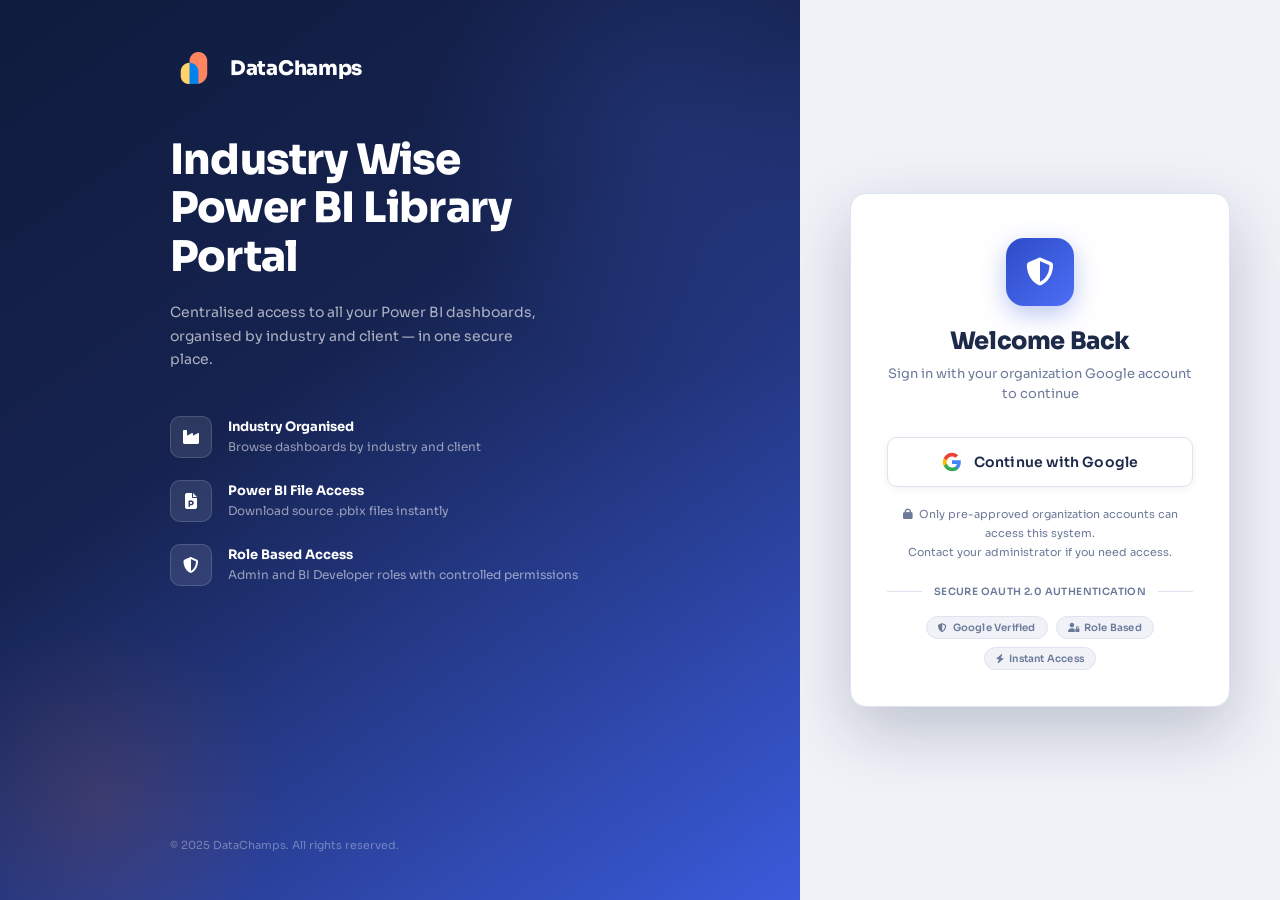
<file: visual.html>
<!DOCTYPE html>
<html lang="en">
  <head>
    <meta charset="UTF-8" />
    <meta name="viewport" content="width=device-width, initial-scale=1.0" />
    <title>Visual Details — DataChamps</title>
    <script>
  (function() {
    var p = new URLSearchParams(window.location.search);
    if (p.get('auth') === '1') { sessionStorage.setItem('dc_authed','1'); window.history.replaceState({},'','visual.html'); return; }
    if (!sessionStorage.getItem('dc_authed')) window.location.replace('login.html');
  })();
  </script>
    <link rel="preconnect" href="https://fonts.googleapis.com" />
    <link rel="preconnect" href="https://fonts.gstatic.com" crossorigin />
    <link href="https://fonts.googleapis.com/css2?family=Sora:wght@300;400;500;600;700;800&display=swap" rel="stylesheet" />
    <link href="https://cdnjs.cloudflare.com/ajax/libs/font-awesome/6.5.0/css/all.min.css" rel="stylesheet" />
    <link rel="icon" type="image/png" href="logo/favicon.png" />
    <link rel="stylesheet" href="css/visual.css" />
  </head>
  <body>

    <!-- ═══════════════════════ PORTAL KPI PANEL ═══════════════════════ -->
    <div id="kpiDdPortalPanel">
      <div class="kpi-dd-search-row">
        <i class="fa fa-search"></i>
        <input type="text" class="kpi-dd-search-input" id="kpiPortalSearch"
          placeholder="Search KPI…" oninput="portalFilterKpi()" onclick="event.stopPropagation()" />
        <button type="button" class="kpi-dd-search-clear" id="kpiPortalClear"
          onclick="portalClearSearch()" title="Clear">
          <i class="fa fa-times"></i>
        </button>
      </div>
      <div class="kpi-dd-list" id="kpiPortalList">
        <div class="kpi-dd-status"><i class="fa fa-spinner fa-spin"></i> Loading KPIs…</div>
      </div>
      <div class="kpi-dd-empty" id="kpiPortalEmpty">No KPIs match your search.</div>
    </div>

    <!-- ═══════════════════════ NAVBAR ═══════════════════════ -->
    <nav class="navbar">
      <a class="navbar-brand" href="index.html">
        <img src="logo/favicon.png" alt="DataChamps" class="brand-logo" onerror="this.style.display='none'" />
        <span class="brand-name">DataChamps</span>
      </a>
      <ul class="navbar-nav" id="navbarNav">
        <li><a class="nav-link" href="index.html"><i class="fa fa-th-large"></i> Dashboards</a></li>
        <li><a class="nav-link" href="kpi.html"><i class="fa fa-chart-line"></i> KPI Details</a></li>
        <li><a class="nav-link active" href="visual.html"><i class="fa fa-eye"></i> Visual Details</a></li>
        <li><a class="nav-link" href="wireframe.html"><i class="fa fa-drafting-compass"></i> Wireframe</a></li>
      </ul>
      <div class="navbar-actions">
        <div id="guestActions">
          <button class="btn-login" onclick="window.location.href='login.html'">
            <i class="fa fa-lock"></i><span class="btn-text">Login</span>
          </button>
        </div>
        <div id="adminActions" style="display:none; align-items:center; gap:10px;" class="profile-wrapper">
          <div class="profile-dropdown-wrap" id="profileDropdownWrap">
            <button class="btn-profile" id="profileBtn" onclick="toggleProfileDropdown(event)" aria-haspopup="true" aria-expanded="false">
              <div id="profileAvatarWrap"><div class="avatar" id="adminAvatar">A</div></div>
              <div class="profile-info">
                <span class="admin-name" id="adminName">User</span>
                <span class="role-badge" id="roleBadge">—</span>
              </div>
              <i class="fa fa-chevron-down profile-chevron" id="profileChevron"></i>
            </button>
            <div class="profile-dropdown" id="profileDropdown" role="menu">
              <div class="dropdown-header">
                <div class="dropdown-avatar" id="dropdownAvatarWrap"><div class="avatar-lg" id="dropdownAvatar">A</div></div>
                <div class="dropdown-user-info">
                  <div class="dropdown-name" id="dropdownName">User</div>
                  <div class="dropdown-role" id="dropdownRole">—</div>
                </div>
              </div>
              <div class="dropdown-divider"></div>
              <a class="dropdown-item" href="profile.html" role="menuitem">
                <span class="dropdown-item-icon"><i class="fa fa-user-circle"></i></span>
                <span class="dropdown-item-text">My Profile</span>
              </a>
              <button class="dropdown-item" id="approvalQueueItem" style="display:none;" onclick="openApprovalQueueModal();" role="menuitem">
                <span class="dropdown-item-icon admin-icon"><i class="fa fa-tasks"></i></span>
                <span class="dropdown-item-text">Approval Queue</span>
                <span class="pending-badge-nav" id="pendingBadge" style="display:none;">0</span>
              </button>
              <button class="dropdown-item" id="mySubmissionsItem" style="display:none;" onclick="openMySubmissionsModal();" role="menuitem">
                <span class="dropdown-item-icon" style="background:#f5eaf9;color:#9c36b5;"><i class="fa fa-paper-plane"></i></span>
                <span class="dropdown-item-text">My Submissions</span>
                <span class="submissions-badge-nav" id="submissionsBadge" style="display:none;">0</span>
              </button>
              <div class="dropdown-divider"></div>
              <button class="dropdown-item danger" onclick="logout()" role="menuitem">
                <span class="dropdown-item-icon"><i class="fa fa-sign-out-alt"></i></span>
                <span class="dropdown-item-text">Logout</span>
              </button>
            </div>
          </div>
        </div>
      </div>
      <button class="hamburger" id="hamburger" onclick="toggleNav()" aria-label="Menu" aria-expanded="false">
        <span></span><span></span><span></span>
      </button>
    </nav>

    <!-- ═══════════════════════ HERO ═════════════════════════ -->
    <div class="hero">
      <h1>Visual Details</h1>
      <p>Industry-wise Power BI visual reference — custom &amp; marketplace visuals grouped by KPI</p>
    </div>

    <!-- ═══════════════════════ STAT BAR ═════════════════════ -->
    <div class="stat-bar">
      <div class="stat-item">
        <div class="stat-icon blue"><i class="fa fa-images"></i></div>
        <div class="stat-info"><span class="stat-num" id="statTotal">—</span><span class="stat-lbl">Total Visuals</span></div>
      </div>
      <div class="stat-item">
        <div class="stat-icon blue"><i class="fa fa-code"></i></div>
        <div class="stat-info"><span class="stat-num" id="statCustom">—</span><span class="stat-lbl">Custom Visuals</span></div>
      </div>
      <div class="stat-item">
        <div class="stat-icon green"><i class="fa fa-store"></i></div>
        <div class="stat-info"><span class="stat-num" id="statMarketplace">—</span><span class="stat-lbl">Marketplace Visuals</span></div>
      </div>
      <div class="stat-item">
        <div class="stat-icon amber"><i class="fa fa-chart-line"></i></div>
        <div class="stat-info"><span class="stat-num" id="statKpis">—</span><span class="stat-lbl">KPIs Covered</span></div>
      </div>
    </div>

    <!-- ═══════════════════════ MAIN ═════════════════════════ -->
    <div class="main-container">
      <div class="section-heading">
        <h2 id="sectionTitle">All Visuals</h2>
        <span class="count-badge" id="sectionCount">0</span>
      </div>
      <div class="toolbar">
        <div class="search-box">
          <i class="fa fa-search"></i>
          <input type="text" id="searchInput" placeholder="Search visuals or KPI name..." oninput="onSearch()" />
        </div>
        <div class="type-pills-inline">
          <div class="type-pill active-all" id="typePillAll" onclick="filterByType('',this)">
            <i class="fa fa-th-large"></i> All <span class="pill-count" id="countAll">0</span>
          </div>
          <div class="type-pill" id="typePillCustom" onclick="filterByType('custom',this)">
            <i class="fa fa-code"></i> Custom <span class="pill-count" id="countCustom">0</span>
          </div>
          <div class="type-pill" id="typePillMarketplace" onclick="filterByType('marketplace',this)">
            <i class="fa fa-store"></i> Marketplace <span class="pill-count" id="countMarketplace">0</span>
          </div>
        </div>
        <div class="toolbar-right">
          <button class="btn btn-primary" id="addBtn" style="display:none;" onclick="addNewRow()">
            <i class="fa fa-plus"></i> <span class="btn-label-full">Add Visual</span>
          </button>
        </div>
      </div>

      <!-- TABLE WRAPPER -->
      <div class="table-responsive-wrap" id="tableWrap">
        <table class="visuals-table" id="visualsTable">
          <thead>
            <tr>
              <th class="col-sno">#</th>
              <th class="col-name">Visual Name</th>
              <th class="col-type">Source</th>
              <th class="col-kpi">KPI Category</th>
              <th class="col-industry">Industry</th>
              <th class="col-function">Function</th>
              <th class="col-size">Company Size</th>
              <th class="col-image">Image</th>
              <th class="col-desc">Description</th>
              <th class="col-date">Added</th>
              <th class="col-used" id="colUsedIn">Used In</th>
              <th class="col-actions" id="colActions" style="display:none;">Actions</th>
            </tr>
          </thead>
          <tbody id="visualsTbody">
            <tr id="skeletonRow">
              <td colspan="12">
                <div class="table-loading"><i class="fa fa-spinner fa-spin"></i> Loading visuals…</div>
              </td>
            </tr>
          </tbody>
        </table>
      </div>
      <div id="cardsArea"></div>
    </div>

    <!-- ═══════════════════════ IMAGE PREVIEW LIGHTBOX ═══════════════════════ -->
    <div class="lightbox-overlay" id="lightboxOverlay" onclick="closeLightboxOnBg(event)">
      <div class="lightbox-box">
        <div class="lightbox-header">
          <div style="display:flex;align-items:center;flex-wrap:wrap;gap:6px;min-width:0;">
            <span class="lightbox-title" id="lightboxTitle">Visual</span>
            <span class="lightbox-type-badge" id="lightboxTypeBadge"></span>
          </div>
          <button class="lightbox-close" onclick="closeLightboxBtn()"><i class="fa fa-times"></i></button>
        </div>
        <div class="lightbox-img-wrap" id="lightboxImgWrap"></div>
        <div class="lightbox-meta">
          <div class="lightbox-kpi" id="lightboxKpi"></div>
          <div class="lightbox-desc" id="lightboxDesc"></div>
        </div>
      </div>
    </div>

    <!-- ═══════════════════════ APPROVAL QUEUE MODAL ═══════════════════════ -->
    <div class="modal-overlay" id="approvalQueueOverlay">
      <div class="modal aq-modal">
        <div class="modal-header">
          <span class="modal-title">
            <i class="fa fa-tasks" style="color:#f76707;"></i>
            Approval Queue
            <span class="aq-modal-badge" id="aqModalBadge" style="display:none;">0</span>
          </span>
          <button class="modal-close" onclick="closeModal('approvalQueueOverlay')"><i class="fa fa-times"></i></button>
        </div>
        <div class="modal-body aq-modal-body">
          <div id="approvalQueueList"></div>
        </div>
      </div>
    </div>

    <!-- REJECT REASON MODAL -->
    <div class="modal-overlay" id="rejectOverlay">
      <div class="modal" style="max-width:440px;">
        <div class="modal-header">
          <span class="modal-title"><i class="fa fa-times-circle" style="color:#c92a2a;"></i> Reject Submission</span>
          <button class="modal-close" onclick="closeModal('rejectOverlay')"><i class="fa fa-times"></i></button>
        </div>
        <div class="modal-body">
          <p style="font-size:13px;color:var(--text-muted);margin-bottom:16px;">Rejecting: <strong id="rejectItemName"></strong></p>
          <div class="form-group">
            <label class="form-label">Reason (shown to contributor)</label>
            <textarea class="form-control" id="rejectReason" placeholder="e.g. Duplicate entry, incorrect category..." style="min-height:80px;"></textarea>
          </div>
        </div>
        <div class="modal-footer">
          <button class="btn btn-secondary" onclick="closeModal('rejectOverlay')">Cancel</button>
          <button class="btn btn-danger" onclick="confirmReject()"><i class="fa fa-times"></i> Confirm Reject</button>
        </div>
      </div>
    </div>

    <!-- MY SUBMISSIONS MODAL -->
    <div class="modal-overlay" id="mySubmissionsOverlay">
      <div class="modal aq-modal">
        <div class="modal-header">
          <span class="modal-title"><i class="fa fa-paper-plane" style="color:#9c36b5;"></i> My Submissions</span>
          <button class="modal-close" onclick="closeModal('mySubmissionsOverlay')"><i class="fa fa-times"></i></button>
        </div>
        <div class="modal-body aq-modal-body">
          <div id="mySubmissionsList"></div>
        </div>
      </div>
    </div>

    <!-- CONFIRM DELETE -->
    <div class="modal-overlay" id="confirmOverlay">
      <div class="modal confirm-dialog">
        <div class="confirm-body">
          <div class="confirm-icon"><i class="fa fa-triangle-exclamation"></i></div>
          <h3 id="confirmTitle">Delete?</h3>
          <p id="confirmMsg">This action cannot be undone.</p>
        </div>
        <div class="modal-footer">
          <button class="btn btn-secondary" onclick="closeModal('confirmOverlay')">Cancel</button>
          <button class="btn btn-danger" onclick="confirmDeleteAction()"><i class="fa fa-trash"></i> Delete</button>
        </div>
      </div>
    </div>

    <!-- ═══════════════════════ USED IN DRAWER ═══════════════════════ -->
    <div class="usage-overlay" id="usageOverlay" onclick="closeUsageOnBg(event)">
      <div class="usage-drawer">
        <div class="usage-drawer-header">
          <div>
            <div class="usage-drawer-title" id="usageDrawerTitle">Used In</div>
            <div class="usage-drawer-sub" id="usageDrawerSub">Dashboards &amp; clients using this visual</div>
          </div>
          <button class="usage-close-btn" onclick="closeUsageDrawer()"><i class="fa fa-times"></i></button>
        </div>

        <!-- ADD FORM — text inputs only (no dropdowns) -->
        <div class="usage-add-form" id="usageAddForm" style="display:none;">
          <div class="usage-add-form-title">
            <i class="fa fa-plus-circle" style="margin-right:5px;color:var(--blue);"></i>Add New Usage Entry
          </div>
          <div class="usage-form-row">
            <div class="form-group" style="margin-bottom:0;">
              <label class="form-label">Client Name <span class="required">*</span></label>
              <input type="text" class="form-control" id="usageClientName"
                placeholder="e.g. Acme Corporation" autocomplete="off" />
            </div>
            <div class="form-group" style="margin-bottom:0;">
              <label class="form-label">Dashboard Name
                <span style="color:var(--text-muted);font-weight:400;text-transform:none;">(optional)</span>
              </label>
              <input type="text" class="form-control" id="usageDashboardName"
                placeholder="e.g. Sales Overview" autocomplete="off" />
            </div>
          </div>
          <div class="usage-form-row" style="margin-top:10px;">
            <div class="form-group" style="margin-bottom:0;">
              <label class="form-label">Notes
                <span style="color:var(--text-muted);font-weight:400;text-transform:none;">(optional)</span>
              </label>
              <input type="text" class="form-control" id="usageNotes"
                placeholder="e.g. Used in header section" />
            </div>
            <div style="display:flex;align-items:flex-end;">
              <button class="btn btn-primary" onclick="addUsage()" style="width:100%;justify-content:center;">
                <i class="fa fa-plus"></i> Add Entry
              </button>
            </div>
          </div>
        </div>

        <div class="usage-list" id="usageList">
          <div class="pbix-loading" style="text-align:center;padding:32px;color:var(--text-muted);">
            <i class="fa fa-spinner fa-spin" style="font-size:20px;display:block;margin-bottom:10px;color:var(--blue);"></i>
            Loading...
          </div>
        </div>
      </div>
    </div>

    <div class="toast-container" id="toastContainer"></div>

    <!-- ═══════════════════════ JAVASCRIPT ═══════════════════ -->
    <script>
'use strict';

var VIS_URL  = 'api/visual_api.api';
var KPI_URL  = 'api/kpi_api.api';
var AUTH_URL = 'api/api.api';

/* ─────────────────────────────────────────────────────────
   FETCH HELPER
───────────────────────────────────────────────────────── */
function apiFetch(url, options) {
  var defaults = { credentials: 'same-origin' };
  var opts = Object.assign({}, defaults, options || {});
  if (options && options.headers) opts.headers = Object.assign({}, options.headers);
  return fetch(url, opts);
}

/* ─────────────────────────────────────────────────────────
   STATE
───────────────────────────────────────────────────────── */
var state = {
  isLoggedIn:   false,
  isSuperAdmin: false,
  isContributor:false,
  isBiDev:      false,
  canAddContent:false,
  userRole:     '',
  userName:     '',
  pendingCount: 0,
  industries:     [],
  allFunctions:   [],
  allCompanySizes:[],
  allKpis: [], allKpisLoaded: false, allKpisLoading: false, allKpisCallbacks: [],
  currentIndustryId: 0, currentType: '',
  searchTimer: null,
  deleteCallback: null,
  newRowActive: false, newRowFile: null, newRowKpiMode: 'link',
  editRowId: null, editRowFile: null, editRowRemoveImg: false, editRowKpiMode: 'link',
  currentVisualId: null, currentVisualName: '',
  portalActivePrefix: null,
  portalTriggerEl: null,
  _rejectItemType: '', _rejectItemId: 0
};

/* ══════════════════════════════════════════════════════════
   INIT
══════════════════════════════════════════════════════════ */
document.addEventListener('DOMContentLoaded', function() {
  Promise.all([
    checkSession(),
    loadIndustries(),
    loadFunctionNames(),
    loadCompanySizeNames()
  ]).then(function() {
    loadStats();
    renderVisuals();
  });
  setupClickOutsideNav();
  setupClickOutsideDropdown();
  setupPortalCloseOnOutsideClick();
  setupPortalScrollReposition();
});

function setupClickOutsideNav() {
  document.addEventListener('click', function(e) {
    var nav = document.getElementById('navbarNav');
    var btn = document.getElementById('hamburger');
    if (nav && nav.classList.contains('open') && !nav.contains(e.target) && !btn.contains(e.target)) closeNav();
  });
}
function setupClickOutsideDropdown() {
  document.addEventListener('click', function(e) {
    var wrap = document.getElementById('profileDropdownWrap');
    if (wrap && !wrap.contains(e.target)) closeProfileDropdown();
  });
}

/* ══════════════════════════════════════════════════════════
   LOAD FUNCTIONS / COMPANY SIZES FROM DB
══════════════════════════════════════════════════════════ */
function loadFunctionNames() {
  return apiFetch(VIS_URL + '?action=get_function_names')
    .then(function(r) { return r.json(); })
    .then(function(d) { state.allFunctions = (d.data || []).filter(function(v) { return v && v.trim(); }); })
    .catch(function() { state.allFunctions = []; });
}
function loadCompanySizeNames() {
  return apiFetch(VIS_URL + '?action=get_company_size_names')
    .then(function(r) { return r.json(); })
    .then(function(d) { state.allCompanySizes = (d.data || []).filter(function(v) { return v && v.trim(); }); })
    .catch(function() { state.allCompanySizes = []; });
}

/* ══════════════════════════════════════════════════════════
   PORTAL KPI DROPDOWN
══════════════════════════════════════════════════════════ */
function setupPortalCloseOnOutsideClick() {
  document.addEventListener('click', function(e) {
    var panel = document.getElementById('kpiDdPortalPanel');
    if (!panel.classList.contains('open')) return;
    var trigger = state.portalTriggerEl;
    if (trigger && trigger.contains(e.target)) return;
    if (panel.contains(e.target)) return;
    closeKpiPortal();
  }, true);
}
function setupPortalScrollReposition() {
  window.addEventListener('scroll', function() { if (state.portalActivePrefix) repositionPortal(); }, true);
  window.addEventListener('resize', function() { if (state.portalActivePrefix) repositionPortal(); });
}
function repositionPortal() {
  var trigger = state.portalTriggerEl;
  var panel   = document.getElementById('kpiDdPortalPanel');
  if (!trigger || !panel) return;
  var rect       = trigger.getBoundingClientRect();
  var panelH     = panel.offsetHeight;
  var spaceBelow = window.innerHeight - rect.bottom;
  var spaceAbove = rect.top;
  var top  = (spaceBelow >= panelH + 6 || spaceBelow >= spaceAbove) ? rect.bottom + 4 : rect.top - panelH - 4;
  var left = rect.left;
  var panelW = 260;
  if (left + panelW > window.innerWidth - 8) left = window.innerWidth - panelW - 8;
  if (left < 8) left = 8;
  panel.style.top  = top  + 'px';
  panel.style.left = left + 'px';
}
function openKpiPortal(prefix, triggerEl) {
  state.portalActivePrefix = prefix;
  state.portalTriggerEl    = triggerEl;
  var panel    = document.getElementById('kpiDdPortalPanel');
  var searchEl = document.getElementById('kpiPortalSearch');
  document.querySelectorAll('.kpi-dd-trigger').forEach(function(t) { t.classList.remove('open'); });
  triggerEl.classList.add('open');
  searchEl.value = '';
  document.getElementById('kpiPortalClear').style.display = 'none';
  panel.classList.add('open');
  renderPortalList(prefix);
  repositionPortal();
  setTimeout(function() { searchEl.focus(); }, 30);
}
function closeKpiPortal() {
  var panel = document.getElementById('kpiDdPortalPanel');
  panel.classList.remove('open');
  if (state.portalTriggerEl) state.portalTriggerEl.classList.remove('open');
  state.portalActivePrefix = null;
  state.portalTriggerEl    = null;
}
function toggleKpiPortal(prefix) {
  var triggerEl = document.getElementById(prefix + '_kpiDdTrigger');
  var panel     = document.getElementById('kpiDdPortalPanel');
  if (panel.classList.contains('open') && state.portalActivePrefix === prefix) closeKpiPortal();
  else openKpiPortal(prefix, triggerEl);
}
function renderPortalList(prefix) {
  var listEl  = document.getElementById('kpiPortalList');
  var emptyEl = document.getElementById('kpiPortalEmpty');
  emptyEl.style.display = 'none';
  if (!state.allKpisLoaded) {
    listEl.innerHTML = '<div class="kpi-dd-status"><i class="fa fa-spinner fa-spin"></i> Loading KPIs…</div>';
    ensureAllKpisLoaded(function(err) {
      if (err) { listEl.innerHTML = '<div class="kpi-dd-status"><i class="fa fa-triangle-exclamation"></i> Failed to load KPIs.</div>'; return; }
      if (state.portalActivePrefix === prefix) renderPortalList(prefix);
    });
    return;
  }
  if (!state.allKpis.length) {
    listEl.innerHTML = '<div class="kpi-dd-status"><i class="fa fa-folder-open"></i> No KPIs found — use Custom mode.</div>';
    return;
  }
  var hidId      = document.getElementById(prefix + '_linkedKpiId');
  var selectedId = hidId ? hidId.value : '';
  var q          = (document.getElementById('kpiPortalSearch').value || '').toLowerCase().trim();
  listEl.innerHTML = '';
  var visible = 0;
  state.allKpis.forEach(function(k) {
    var match = !q || k.kpi_name.toLowerCase().indexOf(q) !== -1;
    if (!match) return;
    visible++;
    var btn = document.createElement('button');
    btn.type      = 'button';
    btn.className = 'kpi-dd-option' + (String(k.id) === String(selectedId) ? ' selected' : '');
    btn.textContent = k.kpi_name;
    btn.setAttribute('data-id',   k.id);
    btn.setAttribute('data-name', k.kpi_name);
    btn.onclick = function(e) {
      e.stopPropagation();
      selectKpiPortalOption(state.portalActivePrefix, k.id, k.kpi_name);
    };
    listEl.appendChild(btn);
  });
  emptyEl.style.display = (visible === 0 && q) ? 'block' : 'none';
}
function portalFilterKpi() {
  var clearEl  = document.getElementById('kpiPortalClear');
  var searchEl = document.getElementById('kpiPortalSearch');
  clearEl.style.display = searchEl.value.length > 0 ? 'block' : 'none';
  if (state.portalActivePrefix) renderPortalList(state.portalActivePrefix);
  repositionPortal();
}
function portalClearSearch() {
  document.getElementById('kpiPortalSearch').value = '';
  document.getElementById('kpiPortalClear').style.display = 'none';
  if (state.portalActivePrefix) renderPortalList(state.portalActivePrefix);
  document.getElementById('kpiPortalSearch').focus();
}
function selectKpiPortalOption(prefix, id, name) {
  if (!prefix) return;
  var trigEl  = document.getElementById(prefix + '_kpiDdTriggerText');
  var trigBtn = document.getElementById(prefix + '_kpiDdTrigger');
  if (trigEl)  trigEl.textContent = name;
  if (trigBtn) trigBtn.classList.add('has-value');
  var hidId   = document.getElementById(prefix + '_linkedKpiId');
  var hidName = document.getElementById(prefix + '_linkedKpiName');
  if (hidId)   hidId.value   = id;
  if (hidName) hidName.value = name;
  closeKpiPortal();
}

/* ══════════════════════════════════════════════════════════
   LOAD ALL KPIs (cached)
══════════════════════════════════════════════════════════ */
function ensureAllKpisLoaded(callback) {
  if (state.allKpisLoaded) { callback(null, state.allKpis); return; }
  state.allKpisCallbacks.push(callback);
  if (state.allKpisLoading) return;
  state.allKpisLoading = true;
  apiFetch(KPI_URL + '?action=get_kpis&search=&limit=9999')
    .then(function(r) { if (!r.ok) throw new Error('HTTP ' + r.status); return r.json(); })
    .then(function(d) {
      if (!d.success) throw new Error(d.message || 'API error');
      state.allKpis        = d.data || [];
      state.allKpisLoaded  = true;
      state.allKpisLoading = false;
      var cbs = state.allKpisCallbacks.slice(); state.allKpisCallbacks = [];
      cbs.forEach(function(cb) { cb(null, state.allKpis); });
    })
    .catch(function(err) {
      state.allKpisLoading = false;
      var cbs = state.allKpisCallbacks.slice(); state.allKpisCallbacks = [];
      cbs.forEach(function(cb) { cb(err, []); });
    });
}
function prewarmKpis() { ensureAllKpisLoaded(function() {}); }

/* ══════════════════════════════════════════════════════════
   PROFILE DROPDOWN
══════════════════════════════════════════════════════════ */
function toggleProfileDropdown(e) {
  e.stopPropagation();
  var dd      = document.getElementById('profileDropdown');
  var chevron = document.getElementById('profileChevron');
  if (dd.classList.contains('open')) { closeProfileDropdown(); }
  else {
    dd.classList.add('open');
    document.getElementById('profileBtn').setAttribute('aria-expanded','true');
    if (chevron) chevron.style.transform = 'rotate(180deg)';
  }
}
function closeProfileDropdown() {
  var dd      = document.getElementById('profileDropdown');
  var btn     = document.getElementById('profileBtn');
  var chevron = document.getElementById('profileChevron');
  if (dd)      dd.classList.remove('open');
  if (btn)     btn.setAttribute('aria-expanded','false');
  if (chevron) chevron.style.transform = '';
}

/* ══════════════════════════════════════════════════════════
   SESSION
══════════════════════════════════════════════════════════ */
function checkSession() {
  return apiFetch(AUTH_URL + '?action=session_check')
    .then(function(r) { return r.json(); })
    .then(function(d) {
      state.isLoggedIn    = !!d.logged_in;
      state.isSuperAdmin  = !!d.is_super_admin;
      state.isContributor = !!d.is_contributor;
      state.isBiDev       = !!d.is_bi_developer;
      state.canAddContent = !!d.can_add_content;
      state.userRole      = d.role  || '';
      state.userName      = d.name  || '';
      state.pendingCount  = d.pending_count || 0;
      updateAuthUI(d);
      updatePendingBadge();
      if (state.isLoggedIn) prewarmKpis();
    }).catch(function() { updateAuthUI({}); });
}

function updateAuthUI(d) {
  var loggedIn = state.isLoggedIn;
  document.getElementById('guestActions').style.display = loggedIn ? 'none'  : 'block';
  document.getElementById('adminActions').style.display = loggedIn ? 'flex'  : 'none';
  document.getElementById('addBtn').style.display       = state.canAddContent ? 'inline-flex' : 'none';

  var approvalQueueItem = document.getElementById('approvalQueueItem');
  var mySubmissionsItem = document.getElementById('mySubmissionsItem');
  var colAct            = document.getElementById('colActions');

  if (approvalQueueItem) approvalQueueItem.style.display = state.isSuperAdmin  ? 'flex' : 'none';
  if (mySubmissionsItem) mySubmissionsItem.style.display = state.isContributor ? 'flex' : 'none';
  if (colAct) colAct.style.display = state.isSuperAdmin ? '' : 'none';

  if (!loggedIn) return;

  var firstName = state.userName ? state.userName.split(' ')[0] : 'User';
  var initial   = state.userName ? state.userName.charAt(0).toUpperCase() : 'U';

  document.getElementById('adminName').textContent = firstName;

  var rb = document.getElementById('roleBadge');
  if (state.isSuperAdmin) {
    rb.className = 'role-badge super_admin';
    rb.innerHTML = '<i class="fa fa-crown" style="font-size:9px;"></i> Super Admin';
  } else if (state.isContributor) {
    rb.className = 'role-badge contributor';
    rb.innerHTML = '<i class="fa fa-pen" style="font-size:9px;"></i> Contributor';
  } else {
    rb.className = 'role-badge bi_developer';
    rb.innerHTML = '<i class="fa fa-chart-bar" style="font-size:9px;"></i> BI Dev';
  }

  var wrap = document.getElementById('profileAvatarWrap');
  if (d && d.picture) {
    wrap.innerHTML = '<img src="' + d.picture + '" class="avatar-img" alt="Avatar" onerror="this.parentNode.innerHTML=\'<div class=avatar>' + esc(initial) + '</div>\'" />';
  } else {
    wrap.innerHTML = '<div class="avatar">' + esc(initial) + '</div>';
  }

  document.getElementById('dropdownName').textContent = state.userName || 'User';
  var dr = document.getElementById('dropdownRole');
  if (state.isSuperAdmin) {
    dr.innerHTML = '<i class="fa fa-crown"></i> Super Administrator';
    dr.className = 'dropdown-role super-admin-role';
  } else if (state.isContributor) {
    dr.innerHTML = '<i class="fa fa-pen"></i> Contributor';
    dr.className = 'dropdown-role contributor-role';
  } else {
    dr.innerHTML = '<i class="fa fa-chart-bar"></i> BI Developer';
    dr.className = 'dropdown-role dev-role';
  }

  var dropWrap = document.getElementById('dropdownAvatarWrap');
  if (d && d.picture) {
    dropWrap.innerHTML = '<img src="' + d.picture + '" class="dropdown-avatar-img" alt="Avatar" onerror="this.parentNode.innerHTML=\'<div class=avatar-lg>' + esc(initial) + '</div>\'" />';
  } else {
    dropWrap.innerHTML = '<div class="avatar-lg">' + esc(initial) + '</div>';
  }
}

function updatePendingBadge() {
  var badge = document.getElementById('pendingBadge');
  if (!badge) return;
  if (state.pendingCount > 0) { badge.textContent = state.pendingCount; badge.style.display = 'flex'; }
  else badge.style.display = 'none';
}

function logout() {
  closeProfileDropdown();
  apiFetch(AUTH_URL + '?action=logout', { method: 'POST' }).finally(function() {
    sessionStorage.removeItem('dc_authed');
    window.location.href = 'login.html';
  });
}

/* ══════════════════════════════════════════════════════════
   INDUSTRIES
══════════════════════════════════════════════════════════ */
function loadIndustries() {
  return apiFetch(VIS_URL + '?action=get_industries')
    .then(function(r) { return r.json(); })
    .then(function(d) { state.industries = d.data || []; })
    .catch(function() { state.industries = []; });
}

/* ══════════════════════════════════════════════════════════
   STATS
══════════════════════════════════════════════════════════ */
function loadStats() {
  apiFetch(VIS_URL + '?action=get_visual_stats')
    .then(function(r) { return r.json(); })
    .then(function(d) {
      if (!d.success) return;
      document.getElementById('statTotal').textContent       = d.total;
      document.getElementById('statCustom').textContent      = d.custom;
      document.getElementById('statMarketplace').textContent = d.marketplace;
      document.getElementById('statKpis').textContent        = d.kpis;
      document.getElementById('countAll').textContent        = d.total;
      document.getElementById('countCustom').textContent     = d.custom;
      document.getElementById('countMarketplace').textContent= d.marketplace;
    }).catch(function() {});
}

/* ══════════════════════════════════════════════════════════
   FILTER
══════════════════════════════════════════════════════════ */
function filterByType(type, el) {
  state.currentType = type;
  document.getElementById('typePillAll').className         = 'type-pill';
  document.getElementById('typePillCustom').className      = 'type-pill';
  document.getElementById('typePillMarketplace').className = 'type-pill';
  if (type === '')              el.className = 'type-pill active-all';
  else if (type === 'custom')   el.className = 'type-pill active-custom';
  else                          el.className = 'type-pill active-marketplace';
  cancelNewRow(); closeKpiPortal(); renderVisuals();
}
function onSearch() { clearTimeout(state.searchTimer); state.searchTimer = setTimeout(renderVisuals, 350); }

/* ══════════════════════════════════════════════════════════
   RENDER TABLE
══════════════════════════════════════════════════════════ */
function renderVisuals() {
  closeKpiPortal();
  var tbody = document.getElementById('visualsTbody');
  tbody.innerHTML = '<tr><td colspan="12"><div class="table-loading"><i class="fa fa-spinner fa-spin"></i> Loading…</div></td></tr>';
  document.getElementById('cardsArea').innerHTML = '';

  var search = document.getElementById('searchInput').value.trim();
  var url = VIS_URL + '?action=get_visuals&search=' + encodeURIComponent(search);
  if (state.currentIndustryId) url += '&industry_id=' + state.currentIndustryId;
  if (state.currentType)       url += '&visual_type='  + state.currentType;

  var titleParts = [];
  if (state.currentIndustryId) {
    var ind = state.industries.find(function(i) { return i.id == state.currentIndustryId; });
    if (ind) titleParts.push(ind.name);
  }
  if      (state.currentType === 'custom')      titleParts.push('Custom Visuals');
  else if (state.currentType === 'marketplace') titleParts.push('Marketplace Visuals');
  else                                          titleParts.push('All Visuals');
  document.getElementById('sectionTitle').textContent = titleParts.join(' — ');

  apiFetch(url)
    .then(function(r) { if (!r.ok) throw new Error('Server error ' + r.status); return r.json(); })
    .then(function(d) {
      if (!d.success) throw new Error(d.message || 'Failed to load');
      var list = d.data || [];
      list.sort(function(a, b) { return new Date(a.created_at || 0) - new Date(b.created_at || 0); });
      document.getElementById('sectionCount').textContent = list.length;

      if (!list.length) {
        tbody.innerHTML = '<tr><td colspan="12">' + emptyStateHTML(
          search ? 'No visuals found' : 'No visuals yet',
          search ? 'No results for "' + esc(search) + '"'
                 : (state.canAddContent ? 'Click "Add Visual" to add the first row.' : 'No visuals have been added yet.')
        ) + '</td></tr>';
        return;
      }

      var rows = '';
      list.forEach(function(v, idx) {
        var typeIcon  = v.visual_type === 'marketplace' ? 'fa-store' : 'fa-code';
        var typeLabel = v.visual_type === 'marketplace' ? 'Marketplace' : 'Custom';
        var typeBadge = '<span class="vtb ' + esc(v.visual_type||'custom') + '"><i class="fa ' + typeIcon + '"></i>' + typeLabel + '</span>';

        var imgCell = v.image_url
          ? '<img src="' + esc(v.image_url) + '" class="tbl-thumb" loading="lazy" alt="' + esc(v.visual_name) + '" onclick="openLightboxFromData(' + idx + ')" />'
          : '<span class="tbl-no-img"><i class="fa fa-image"></i></span>';

        var kpiCell = v.kpi_id
          ? '<a class="tbl-kpi-link" href="kpi.html" target="_blank" title="View KPI"><i class="fa fa-link"></i> ' + esc(v.kpi_name||'—') + '</a>'
          : '<span class="tbl-kpi-plain">' + esc(v.kpi_name||'—') + '</span>';

        var usedInBtn = state.isLoggedIn
          ? '<button class="btn-used-in-sm" title="Where this visual is used" onclick="openUsageDrawer(' + v.id + ',\'' + esc(v.visual_name) + '\')">' +
              '<i class="fa fa-map-marker-alt"></i>' +
              (v.usage_count > 0 ? '<span class="ub-count">' + v.usage_count + '</span>' : '') +
            '</button>'
          : '—';

        var actionsCell = state.isSuperAdmin
          ? '<button class="btn btn-secondary btn-icon btn-sm" title="Edit" onclick="openEditRow(' + v.id + ')">' +
              '<i class="fa fa-pen"></i></button>' +
            '<button class="btn btn-danger btn-icon btn-sm" title="Delete" onclick="deleteVisual(' + v.id + ',\'' + esc(v.visual_name) + '\')">' +
              '<i class="fa fa-trash"></i></button>'
          : '';

        var fnCell   = v.function_name ? esc(v.function_name) : '<span style="color:#c1ccdf;">—</span>';
        var sizeCell = v.company_size  ? esc(v.company_size)  : '<span style="color:#c1ccdf;">—</span>';

        rows += '<tr data-id="' + v.id + '" class="vis-row">' +
          '<td class="col-sno">' + (idx+1) + '</td>' +
          '<td class="col-name"><span class="tbl-visual-name" title="' + esc(v.visual_name) + '">' + esc(v.visual_name) + '</span></td>' +
          '<td class="col-type">' + typeBadge + '</td>' +
          '<td class="col-kpi">' + kpiCell + '</td>' +
          '<td class="col-industry"><span class="tbl-ind"><i class="fa ' + esc(v.industry_icon||'fa-industry') + '"></i> ' + esc(v.industry_name||'—') + '</span></td>' +
          '<td class="col-function">' + fnCell + '</td>' +
          '<td class="col-size">' + sizeCell + '</td>' +
          '<td class="col-image">' + imgCell + '</td>' +
          '<td class="col-desc"><span class="tbl-desc" title="' + esc(v.description||'') + '">' + esc(v.description||'') + '</span></td>' +
          '<td class="col-date">' + formatDate(v.created_at) + '</td>' +
          '<td class="col-used">' + usedInBtn + '</td>' +
          (state.isSuperAdmin ? '<td class="col-actions"><div class="tbl-action-btns">' + actionsCell + '</div></td>' : '') +
        '</tr>';
      });
      tbody.innerHTML = rows;
      window._visualList = list;
    })
    .catch(function(err) {
      tbody.innerHTML = '<tr><td colspan="12">' + errorStateHTML('Could not load visuals', err.message||'Check server connection.') + '</td></tr>';
    });
}

/* ══════════════════════════════════════════════════════════
   KPI SECTION HTML
══════════════════════════════════════════════════════════ */
function buildKpiSectionHTML(opts) {
  var p            = opts.prefix;
  var isLink       = opts.mode === 'link';
  var customValue  = esc(opts.customValue || '');
  var linkedKpiId  = esc(opts.linkedKpiId || '');
  var triggerLabel = '— Select KPI —';
  var hasValue     = false;
  if (isLink && opts.linkedKpiId) {
    var found = state.allKpis.find(function(k) { return String(k.id) === String(opts.linkedKpiId); });
    if (found) { triggerLabel = found.kpi_name; hasValue = true; }
    else        { triggerLabel = opts.linkedKpiName || '— Select KPI —'; hasValue = !!opts.linkedKpiName; }
  }
  return (
    '<div class="nr-kpi-wrap">' +
      '<div class="nr-kpi-toggle">' +
        '<button type="button" class="nr-kpi-btn' + (isLink ? ' active' : '') + '" id="' + p + '_kpiBtnLink" onclick="setKpiMode(\'' + p + '\',\'link\')">' +
          '<i class="fa fa-link"></i> Link' +
        '</button>' +
        '<button type="button" class="nr-kpi-btn' + (!isLink ? ' active' : '') + '" id="' + p + '_kpiBtnCustom" onclick="setKpiMode(\'' + p + '\',\'custom\')">' +
          '<i class="fa fa-pencil-alt"></i> Custom' +
        '</button>' +
      '</div>' +
      '<div id="' + p + '_kpiLinkWrap" style="' + (isLink ? '' : 'display:none;') + 'margin-top:5px;">' +
        '<div class="kpi-dd-wrap">' +
          '<button type="button" class="kpi-dd-trigger' + (hasValue ? ' has-value' : '') + '" id="' + p + '_kpiDdTrigger" onclick="toggleKpiPortal(\'' + p + '\')">' +
            '<span class="kpi-dd-trigger-text" id="' + p + '_kpiDdTriggerText">' + esc(triggerLabel) + '</span>' +
            '<i class="fa fa-chevron-down kpi-dd-trigger-icon"></i>' +
          '</button>' +
        '</div>' +
      '</div>' +
      '<div id="' + p + '_kpiCustomWrap" style="' + (!isLink ? '' : 'display:none;') + 'margin-top:5px;">' +
        '<input type="text" class="tbl-input" id="' + p + '_kpiCustom" placeholder="KPI name *" value="' + customValue + '" />' +
      '</div>' +
    '</div>' +
    '<input type="hidden" id="' + p + '_linkedKpiId"   value="' + linkedKpiId + '" />' +
    '<input type="hidden" id="' + p + '_linkedKpiName" value="' + esc(opts.linkedKpiName || '') + '" />'
  );
}

function setKpiMode(prefix, mode) {
  var p         = prefix;
  var btnLink   = document.getElementById(p + '_kpiBtnLink');
  var btnCustom = document.getElementById(p + '_kpiBtnCustom');
  var linkWrap  = document.getElementById(p + '_kpiLinkWrap');
  var custWrap  = document.getElementById(p + '_kpiCustomWrap');
  if (!btnLink) return;
  if (state.portalActivePrefix === p) closeKpiPortal();
  if (mode === 'link') {
    btnLink.classList.add('active');    btnCustom.classList.remove('active');
    linkWrap.style.display = 'block';   custWrap.style.display  = 'none';
    document.getElementById(p + '_kpiCustom').value     = '';
    document.getElementById(p + '_linkedKpiId').value   = '';
    document.getElementById(p + '_linkedKpiName').value = '';
    var trigEl  = document.getElementById(p + '_kpiDdTriggerText');
    var trigBtn = document.getElementById(p + '_kpiDdTrigger');
    if (trigEl)  trigEl.textContent = '— Select KPI —';
    if (trigBtn) trigBtn.classList.remove('has-value');
  } else {
    btnCustom.classList.add('active');  btnLink.classList.remove('active');
    linkWrap.style.display = 'none';    custWrap.style.display  = 'block';
    document.getElementById(p + '_linkedKpiId').value   = '';
    document.getElementById(p + '_linkedKpiName').value = '';
  }
  if (p === 'nr') state.newRowKpiMode = mode;
  else            state.editRowKpiMode = mode;
}

/* ══════════════════════════════════════════════════════════
   BUILD SELECT HELPERS
══════════════════════════════════════════════════════════ */
function buildFunctionSelect(id, selectedVal) {
  var opts = '<option value="">— Function —</option>';
  state.allFunctions.forEach(function(fn) {
    var sel = (fn === selectedVal) ? ' selected' : '';
    opts += '<option value="' + esc(fn) + '"' + sel + '>' + esc(fn) + '</option>';
  });
  return '<select class="tbl-select" id="' + id + '">' + opts + '</select>';
}
function buildCompanySizeSelect(id, selectedVal) {
  var opts = '<option value="">— Company Size —</option>';
  state.allCompanySizes.forEach(function(cs) {
    var sel = (cs === selectedVal) ? ' selected' : '';
    opts += '<option value="' + esc(cs) + '"' + sel + '>' + esc(cs) + '</option>';
  });
  return '<select class="tbl-select" id="' + id + '">' + opts + '</select>';
}

/* ══════════════════════════════════════════════════════════
   ADD NEW ROW (inline)
══════════════════════════════════════════════════════════ */
function addNewRow() {
  if (state.newRowActive) { showToast('Finish or cancel the current new row first.','info'); return; }
  closeKpiPortal();
  state.newRowActive  = true;
  state.newRowFile    = null;
  state.newRowKpiMode = 'link';

  var kpiHTML = buildKpiSectionHTML({ prefix: 'nr', mode: 'link', customValue: '', linkedKpiId: '', linkedKpiName: '' });

  var tr = document.createElement('tr');
  tr.id        = 'newVisualRow';
  tr.className = 'new-row-tr';
  tr.innerHTML =
    '<td class="col-sno"><span class="new-row-badge"><i class="fa fa-plus"></i></span></td>' +
    '<td class="col-name"><input type="text" class="tbl-input" id="nr_name" placeholder="Visual name *" /></td>' +
    '<td class="col-type">' +
      '<select class="tbl-select" id="nr_type">' +
        '<option value="custom">Custom</option>' +
        '<option value="marketplace">Marketplace</option>' +
      '</select>' +
    '</td>' +
    '<td class="col-kpi">' + kpiHTML + '</td>' +
    '<td class="col-industry"><select class="tbl-select" id="nr_industry"><option value="">— Industry * —</option>' +
      state.industries.map(function(i){ return '<option value="' + esc(i.id) + '">' + esc(i.name) + '</option>'; }).join('') +
    '</select></td>' +
    '<td class="col-function">' + buildFunctionSelect('nr_function', '') + '</td>' +
    '<td class="col-size">'     + buildCompanySizeSelect('nr_size', '') + '</td>' +
    '<td class="col-image">' +
      '<label class="tbl-img-upload" id="nr_imgLabel" title="Click to upload image">' +
        '<i class="fa fa-cloud-upload-alt"></i>' +
        '<input type="file" id="nr_imgFile" accept=".jpg,.jpeg,.png,.gif,.webp,.svg" style="display:none;" onchange="onNewRowImgSelect(this)" />' +
      '</label>' +
      '<div class="tbl-img-preview" id="nr_imgPreview" style="display:none;">' +
        '<img id="nr_imgPreviewImg" src="" alt="Preview" onclick="removenrImg()" title="Click to remove" />' +
      '</div>' +
    '</td>' +
    '<td class="col-desc"><textarea class="tbl-textarea" id="nr_desc" placeholder="Description…" rows="2"></textarea></td>' +
    '<td class="col-date"><span style="font-size:10px;color:var(--text-muted);">Today</span></td>' +
    '<td class="col-used">—</td>' +
    '<td class="col-actions"><div class="tbl-action-btns">' +
      '<button class="btn btn-primary btn-sm" onclick="saveNewRow()" title="Save"><i class="fa fa-save"></i></button>' +
      '<button class="btn btn-secondary btn-sm" onclick="cancelNewRow()" title="Cancel"><i class="fa fa-times"></i></button>' +
    '</div></td>';

  document.getElementById('visualsTbody').appendChild(tr);
  document.getElementById('nr_name').focus();
  ensureAllKpisLoaded(function() {});
}

function cancelNewRow() {
  closeKpiPortal();
  state.newRowActive = false;
  state.newRowFile   = null;
  var row = document.getElementById('newVisualRow');
  if (row) row.remove();
}

function onNewRowImgSelect(input) {
  var file = input.files[0]; if (!file) return;
  if (file.size > 10*1024*1024) { showToast('Image too large. Max 10 MB.','error'); input.value=''; return; }
  state.newRowFile = file;
  var reader = new FileReader();
  reader.onload = function(e) {
    document.getElementById('nr_imgLabel').style.display   = 'none';
    document.getElementById('nr_imgPreview').style.display = 'block';
    document.getElementById('nr_imgPreviewImg').src         = e.target.result;
  };
  reader.readAsDataURL(file);
}
function removenrImg() {
  state.newRowFile = null;
  document.getElementById('nr_imgFile').value            = '';
  document.getElementById('nr_imgLabel').style.display   = 'block';
  document.getElementById('nr_imgPreview').style.display = 'none';
  document.getElementById('nr_imgPreviewImg').src        = '';
}

function saveNewRow() {
  var industry_id = parseInt(document.getElementById('nr_industry').value) || 0;
  var visual_type = document.getElementById('nr_type').value;
  var visual_name = document.getElementById('nr_name').value.trim();
  var description = document.getElementById('nr_desc').value.trim();
  var fn_val      = document.getElementById('nr_function').value;
  var size_val    = document.getElementById('nr_size').value;
  var kpi_name = '', kpi_id = '';
  if (state.newRowKpiMode === 'link') {
    kpi_id   = document.getElementById('nr_linkedKpiId').value   || '';
    kpi_name = document.getElementById('nr_linkedKpiName').value || '';
    if (!kpi_id) { showToast('Select a KPI to link, or switch to Custom KPI.','error'); return; }
  } else {
    kpi_name = document.getElementById('nr_kpiCustom').value.trim();
    if (!kpi_name) { showToast('KPI name is required.','error'); return; }
  }
  if (!industry_id) { showToast('Please select an industry.','error'); return; }
  if (!visual_name) { showToast('Visual name is required.','error'); return; }

  var fd = new FormData();
  fd.append('industry_id',   industry_id);
  fd.append('kpi_name',      kpi_name);
  fd.append('kpi_id',        kpi_id);
  fd.append('visual_type',   visual_type);
  fd.append('visual_name',   visual_name);
  fd.append('description',   description);
  fd.append('function_name', fn_val);
  fd.append('company_size',  size_val);
  if (state.newRowFile) fd.append('visual_image', state.newRowFile);

  var saveBtn = document.querySelector('#newVisualRow .btn-primary');
  if (saveBtn) { saveBtn.disabled = true; saveBtn.innerHTML = '<i class="fa fa-spinner fa-spin"></i>'; }

  apiFetch(VIS_URL + '?action=create_visual', { method: 'POST', body: fd })
    .then(function(r) { return r.json(); })
    .then(function(d) {
      if (saveBtn) { saveBtn.disabled = false; saveBtn.innerHTML = '<i class="fa fa-save"></i>'; }
      if (d.success) {
        var msg = d.status === 'pending'
          ? 'Visual submitted for approval! It will appear once approved.'
          : 'Visual added!';
        showToast(msg, 'success');
        cancelNewRow(); loadStats(); renderVisuals();
      } else { showToast(d.message || 'Error saving visual','error'); }
    })
    .catch(function() {
      if (saveBtn) { saveBtn.disabled = false; saveBtn.innerHTML = '<i class="fa fa-save"></i>'; }
      showToast('Network error. Please try again.','error');
    });
}

/* ══════════════════════════════════════════════════════════
   EDIT ROW (inline) — super_admin only
══════════════════════════════════════════════════════════ */
function openEditRow(id) {
  if (!state.isSuperAdmin) return;
  cancelNewRow(); cancelEditRow(); closeKpiPortal();
  var list = window._visualList || [];
  var v = null;
  for (var i = 0; i < list.length; i++) { if (list[i].id == id) { v = list[i]; break; } }
  if (!v) { showToast('Visual data not found. Refreshing…','info'); renderVisuals(); return; }

  state.editRowId        = id;
  state.editRowFile      = null;
  state.editRowRemoveImg = false;
  state.editRowKpiMode   = v.kpi_id ? 'link' : 'custom';

  var indOpts = '<option value="">— Industry * —</option>' +
    state.industries.map(function(i) {
      return '<option value="' + esc(i.id) + '"' + (i.id == v.industry_id ? ' selected' : '') + '>' + esc(i.name) + '</option>';
    }).join('');

  var typeOpts =
    '<option value="custom"'      + (v.visual_type==='custom'      ? ' selected' : '') + '>Custom</option>' +
    '<option value="marketplace"' + (v.visual_type==='marketplace' ? ' selected' : '') + '>Marketplace</option>';

  var imgPreview = v.image_url
    ? '<div class="tbl-img-preview" id="er_imgPreview" style="display:block;"><img id="er_imgPreviewImg" src="' + esc(v.image_url) + '" alt="Preview" onclick="removeErImg()" title="Click to remove" /></div>' +
      '<label class="tbl-img-upload" id="er_imgLabel" style="display:none;" title="Change image"><i class="fa fa-cloud-upload-alt"></i><input type="file" id="er_imgFile" accept=".jpg,.jpeg,.png,.gif,.webp,.svg" style="display:none;" onchange="onEditRowImgSelect(this)" /></label>'
    : '<label class="tbl-img-upload" id="er_imgLabel" title="Upload image"><i class="fa fa-cloud-upload-alt"></i><input type="file" id="er_imgFile" accept=".jpg,.jpeg,.png,.gif,.webp,.svg" style="display:none;" onchange="onEditRowImgSelect(this)" /></label>' +
      '<div class="tbl-img-preview" id="er_imgPreview" style="display:none;"><img id="er_imgPreviewImg" src="" alt="Preview" onclick="removeErImg()" title="Click to remove" /></div>';

  var kpiHTML = buildKpiSectionHTML({
    prefix:        'er',
    mode:          state.editRowKpiMode,
    customValue:   state.editRowKpiMode === 'custom' ? (v.kpi_name || '') : '',
    linkedKpiId:   state.editRowKpiMode === 'link'   ? (v.kpi_id   || '') : '',
    linkedKpiName: state.editRowKpiMode === 'link'   ? (v.kpi_name || '') : ''
  });

  var row = document.querySelector('tr[data-id="' + id + '"]');
  if (!row) { showToast('Row not found in table.','info'); return; }

  row.classList.add('editing-row');
  row.innerHTML =
    '<td class="col-sno"><span class="edit-row-badge"><i class="fa fa-pen"></i></span></td>' +
    '<td class="col-name"><input type="text" class="tbl-input" id="er_name" value="' + esc(v.visual_name) + '" placeholder="Visual name *" /></td>' +
    '<td class="col-type"><select class="tbl-select" id="er_type">' + typeOpts + '</select></td>' +
    '<td class="col-kpi">' + kpiHTML + '</td>' +
    '<td class="col-industry"><select class="tbl-select" id="er_industry">' + indOpts + '</select></td>' +
    '<td class="col-function">' + buildFunctionSelect('er_function', v.function_name||'') + '</td>' +
    '<td class="col-size">'     + buildCompanySizeSelect('er_size',   v.company_size||'')  + '</td>' +
    '<td class="col-image">' + imgPreview + '</td>' +
    '<td class="col-desc"><textarea class="tbl-textarea" id="er_desc" rows="2">' + esc(v.description||'') + '</textarea></td>' +
    '<td class="col-date">' + formatDate(v.created_at) + '</td>' +
    '<td class="col-used">—</td>' +
    '<td class="col-actions"><div class="tbl-action-btns">' +
      '<button class="btn btn-primary btn-sm" onclick="saveEditRow()" title="Save"><i class="fa fa-save"></i></button>' +
      '<button class="btn btn-secondary btn-sm" onclick="cancelEditRow()" title="Cancel"><i class="fa fa-times"></i></button>' +
    '</div></td>';

  ensureAllKpisLoaded(function() {});
}

function cancelEditRow() {
  if (!state.editRowId) return;
  closeKpiPortal();
  var row = document.querySelector('tr[data-id="' + state.editRowId + '"]');
  state.editRowId = null;
  if (row) { row.classList.remove('editing-row'); renderVisuals(); }
}

function onEditRowImgSelect(input) {
  var file = input.files[0]; if (!file) return;
  if (file.size > 10*1024*1024) { showToast('Image too large. Max 10 MB.','error'); input.value=''; return; }
  state.editRowFile = file; state.editRowRemoveImg = false;
  var reader = new FileReader();
  reader.onload = function(e) {
    document.getElementById('er_imgLabel').style.display   = 'none';
    document.getElementById('er_imgPreview').style.display = 'block';
    document.getElementById('er_imgPreviewImg').src         = e.target.result;
  };
  reader.readAsDataURL(file);
}
function removeErImg() {
  state.editRowFile = null; state.editRowRemoveImg = true;
  document.getElementById('er_imgLabel').style.display   = 'block';
  document.getElementById('er_imgPreview').style.display = 'none';
}

function saveEditRow() {
  if (!state.isSuperAdmin) return;
  var id          = state.editRowId;
  var industry_id = parseInt(document.getElementById('er_industry').value);
  var visual_type = document.getElementById('er_type').value;
  var visual_name = document.getElementById('er_name').value.trim();
  var description = document.getElementById('er_desc').value.trim();
  var fn_val      = document.getElementById('er_function').value;
  var size_val    = document.getElementById('er_size').value;
  var kpi_name = '', kpi_id = '';
  if (state.editRowKpiMode === 'link') {
    kpi_id   = document.getElementById('er_linkedKpiId').value   || '';
    kpi_name = document.getElementById('er_linkedKpiName').value || '';
    if (!kpi_id) { showToast('Select a KPI to link, or switch to Custom KPI.','error'); return; }
  } else {
    kpi_name = document.getElementById('er_kpiCustom').value.trim();
    if (!kpi_name) { showToast('KPI name is required.','error'); return; }
  }
  if (!industry_id) { showToast('Please select an industry.','error'); return; }
  if (!visual_name) { showToast('Visual name is required.','error'); return; }

  var fd = new FormData();
  fd.append('id',            id);
  fd.append('industry_id',   industry_id);
  fd.append('kpi_name',      kpi_name);
  fd.append('kpi_id',        kpi_id);
  fd.append('visual_type',   visual_type);
  fd.append('visual_name',   visual_name);
  fd.append('description',   description);
  fd.append('function_name', fn_val);
  fd.append('company_size',  size_val);
  if (state.editRowFile)      fd.append('visual_image', state.editRowFile);
  if (state.editRowRemoveImg) fd.append('remove_image', '1');

  var saveBtn = document.querySelector('tr[data-id="' + id + '"] .btn-primary');
  if (saveBtn) { saveBtn.disabled = true; saveBtn.innerHTML = '<i class="fa fa-spinner fa-spin"></i>'; }

  apiFetch(VIS_URL + '?action=update_visual', { method: 'POST', body: fd })
    .then(function(r) { return r.json(); })
    .then(function(d) {
      if (saveBtn) { saveBtn.disabled = false; saveBtn.innerHTML = '<i class="fa fa-save"></i>'; }
      if (d.success) {
        showToast('Visual updated!','success');
        state.editRowId = null; loadStats(); renderVisuals();
      } else { showToast(d.message || 'Error updating visual','error'); }
    })
    .catch(function() {
      if (saveBtn) { saveBtn.disabled = false; saveBtn.innerHTML = '<i class="fa fa-save"></i>'; }
      showToast('Network error. Please try again.','error');
    });
}

/* ══════════════════════════════════════════════════════════
   DELETE
══════════════════════════════════════════════════════════ */
function deleteVisual(id, name) {
  if (!state.isSuperAdmin) return;
  document.getElementById('confirmTitle').textContent = 'Delete Visual?';
  document.getElementById('confirmMsg').textContent   = 'Delete "' + name + '"? The image will be permanently removed.';
  state.deleteCallback = function() {
    apiFetch(VIS_URL + '?action=delete_visual', {
      method: 'DELETE', headers: {'Content-Type':'application/json'},
      body: JSON.stringify({ id: parseInt(id) })
    }).then(function(r) { return r.json(); })
    .then(function(d) {
      if (d.success) { showToast('Visual deleted.','success'); closeModal('confirmOverlay'); loadStats(); renderVisuals(); }
      else showToast(d.message||'Error deleting','error');
    }).catch(function() { showToast('Network error.','error'); });
  };
  openModal('confirmOverlay');
}
function confirmDeleteAction() { if (state.deleteCallback) state.deleteCallback(); }

/* ══════════════════════════════════════════════════════════
   APPROVAL QUEUE
══════════════════════════════════════════════════════════ */
function openApprovalQueueModal() {
  closeProfileDropdown();
  openModal('approvalQueueOverlay');
  loadApprovalQueue();
}
function loadApprovalQueue() {
  var listEl = document.getElementById('approvalQueueList');
  listEl.innerHTML = '<div class="pbix-loading"><i class="fa fa-spinner fa-spin"></i> Loading submissions…</div>';
  apiFetch(AUTH_URL + '?action=get_pending_items')
    .then(function(r) { return r.json(); })
    .then(function(data) {
      var items = data.data || [];
      var badge = document.getElementById('aqModalBadge');
      if (badge) { badge.textContent = items.length; badge.style.display = items.length > 0 ? 'inline-flex' : 'none'; }
      if (!items.length) {
        listEl.innerHTML = '<div class="aq-empty"><i class="fa fa-check-circle"></i><div class="aq-empty-title">All clear!</div><div class="aq-empty-sub">No pending submissions at this time.</div></div>';
        return;
      }
      var typeColors = {industry:'#2d4cc8',function:'#0c7c59',company_size:'#9c36b5',dashboard:'#e67700',visual:'#c45200'};
      var typeBg     = {industry:'#eef1fd',function:'#e6f5ef',company_size:'#f5eaf9',dashboard:'#fff4ed',visual:'#fff4ed'};
      var typeIcons  = {industry:'fa-industry',function:'fa-sitemap',company_size:'fa-building',dashboard:'fa-chart-bar',visual:'fa-eye'};
      var html = '<div class="aq-cards-grid">';
      items.forEach(function(item, idx) {
        var clr  = typeColors[item.item_type] || '#2d4cc8';
        var bg   = typeBg[item.item_type]     || '#eef1fd';
        var icon = typeIcons[item.item_type]  || 'fa-tag';
        var submitterInitial = (item.submitted_by_name || '?').charAt(0).toUpperCase();
        var descHtml = item.description
          ? '<div class="aq-card-desc">' + esc(item.description) + '</div>'
          : '<div class="aq-card-desc aq-no-desc-text">No description provided</div>';
        html += '<div class="aq-card" id="aqrow-' + item.item_type + '-' + item.id + '">' +
          '<div class="aq-card-strip" style="background:linear-gradient(90deg,' + clr + ',' + clr + '99);"></div>' +
          '<div class="aq-card-body">' +
            '<div class="aq-card-row aq-card-meta-row">' +
              '<span class="aq-type-badge" style="background:' + bg + ';color:' + clr + ';border-color:' + clr + '33;">' +
                '<i class="fa ' + icon + '"></i> ' + esc(item.item_label || item.item_type) +
              '</span>' +
              '<span class="aq-card-num">#' + (idx+1) + '</span>' +
            '</div>' +
            '<div class="aq-card-name">' + esc(item.name) + '</div>' +
            descHtml +
            '<div class="aq-card-submitter">' +
              '<div class="aq-avatar">' + esc(submitterInitial) + '</div>' +
              '<div class="aq-submitter-info">' +
                '<span class="aq-submitter-name">' + esc(item.submitted_by_name||'Unknown') + '</span>' +
                '<span class="aq-submitter-email">' + esc(item.submitted_by_email||'') + '</span>' +
              '</div>' +
              '<span class="aq-card-date"><i class="fa fa-clock"></i> ' + formatDate(item.created_at) + '</span>' +
            '</div>' +
          '</div>' +
          '<div class="aq-card-footer">' +
            '<button class="btn-aq-reject" onclick="openRejectModal(\'' + item.item_type + '\',' + item.id + ',\'' + esc(item.name) + '\')"><i class="fa fa-times"></i> Reject</button>' +
            '<button class="btn-aq-approve" onclick="reviewItem(\'approve\',\'' + item.item_type + '\',' + item.id + ')"><i class="fa fa-check"></i> Approve</button>' +
          '</div>' +
        '</div>';
      });
      html += '</div>';
      listEl.innerHTML = html;
    }).catch(function() {
      listEl.innerHTML = '<div class="aq-empty"><i class="fa fa-triangle-exclamation" style="color:#e67700;"></i><div class="aq-empty-title">Error loading submissions</div></div>';
    });
}
function reviewItem(action, itemType, id) {
  apiFetch(AUTH_URL + '?action=' + action + '_item', {
    method: 'POST', headers: {'Content-Type':'application/json'},
    body: JSON.stringify({ item_type: itemType, id: id })
  }).then(function(r) { return r.json(); })
  .then(function(d) {
    if (d.success) {
      showToast(action === 'approve' ? 'Approved and published!' : 'Submission rejected','success');
      var row = document.getElementById('aqrow-' + itemType + '-' + id);
      if (row) {
        row.style.transition = 'opacity .3s,transform .3s';
        row.style.opacity    = '0';
        row.style.transform  = 'translateY(-8px) scale(.97)';
        setTimeout(function() { if (row.parentNode) row.parentNode.removeChild(row); checkEmptyQueue(); }, 300);
      }
      state.pendingCount = Math.max(0, state.pendingCount - 1);
      updatePendingBadge();
      if (action === 'approve') renderVisuals();
    } else showToast(d.message||'Error','error');
  }).catch(function() { showToast('Network error.','error'); });
}
function checkEmptyQueue() {
  var grid = document.querySelector('.aq-cards-grid');
  if (grid && grid.children.length === 0) {
    document.getElementById('approvalQueueList').innerHTML = '<div class="aq-empty"><i class="fa fa-check-circle"></i><div class="aq-empty-title">All clear!</div><div class="aq-empty-sub">No pending submissions at this time.</div></div>';
    var badge = document.getElementById('aqModalBadge');
    if (badge) badge.style.display = 'none';
  } else if (grid) {
    var badge = document.getElementById('aqModalBadge');
    if (badge) badge.textContent = grid.children.length;
  }
}
function openRejectModal(itemType, id, name) {
  state._rejectItemType = itemType; state._rejectItemId = id;
  document.getElementById('rejectItemName').textContent = name;
  document.getElementById('rejectReason').value = '';
  openModal('rejectOverlay');
}
function confirmReject() {
  var reason = document.getElementById('rejectReason').value.trim();
  apiFetch(AUTH_URL + '?action=reject_item', {
    method: 'POST', headers: {'Content-Type':'application/json'},
    body: JSON.stringify({ item_type: state._rejectItemType, id: state._rejectItemId, reason: reason })
  }).then(function(r) { return r.json(); })
  .then(function(d) {
    if (d.success) {
      showToast('Submission rejected','success');
      closeModal('rejectOverlay');
      var row = document.getElementById('aqrow-' + state._rejectItemType + '-' + state._rejectItemId);
      if (row) {
        row.style.transition = 'opacity .3s'; row.style.opacity = '0';
        setTimeout(function() { if (row.parentNode) row.parentNode.removeChild(row); checkEmptyQueue(); }, 300);
      }
      state.pendingCount = Math.max(0, state.pendingCount - 1);
      updatePendingBadge();
    } else showToast(d.message||'Error','error');
  }).catch(function() { showToast('Network error.','error'); });
}

/* ══════════════════════════════════════════════════════════
   MY SUBMISSIONS
══════════════════════════════════════════════════════════ */
function openMySubmissionsModal() {
  closeProfileDropdown();
  openModal('mySubmissionsOverlay');
  loadMySubmissions();
}
function loadMySubmissions() {
  var listEl = document.getElementById('mySubmissionsList');
  listEl.innerHTML = '<div class="pbix-loading"><i class="fa fa-spinner fa-spin"></i> Loading…</div>';
  apiFetch(AUTH_URL + '?action=get_my_submissions')
    .then(function(r) { return r.json(); })
    .then(function(data) {
      var items = data.data || [];
      var sBadge       = document.getElementById('submissionsBadge');
      var pendingCount = items.filter(function(i) { return i.approval_status === 'pending'; }).length;
      if (sBadge) {
        if (pendingCount > 0) { sBadge.textContent = pendingCount; sBadge.style.display = 'flex'; }
        else sBadge.style.display = 'none';
      }
      if (!items.length) {
        listEl.innerHTML = '<div class="aq-empty"><i class="fa fa-inbox"></i><div class="aq-empty-title">No submissions yet</div><div class="aq-empty-sub">Your pending or rejected submissions will appear here.</div></div>';
        return;
      }
      var typeLabels = {industry:'Industry',function:'Function',company_size:'Company Size',dashboard:'Dashboard',visual:'Visual'};
      var html = '<div class="aq-table-wrap"><table class="aq-table"><thead><tr>' +
        '<th>#</th><th>Type</th><th>Name</th><th>Status</th><th>Submitted On</th><th>Rejection Reason</th>' +
        '</tr></thead><tbody>';
      items.forEach(function(item, idx) {
        var isPending   = item.approval_status === 'pending';
        var statusBadge = isPending
          ? '<span class="aq-status-badge pending"><i class="fa fa-clock"></i> Pending</span>'
          : '<span class="aq-status-badge rejected"><i class="fa fa-times-circle"></i> Rejected</span>';
        html += '<tr>' +
          '<td class="aq-num">' + (idx+1) + '</td>' +
          '<td><span class="aq-type-label">' + esc(typeLabels[item.item_type]||item.item_type) + '</span></td>' +
          '<td><span class="aq-item-name">' + esc(item.name) + '</span>' + (item.description ? '<br><span class="aq-desc">' + esc(item.description) + '</span>' : '') + '</td>' +
          '<td>' + statusBadge + '</td>' +
          '<td class="aq-date">' + formatDate(item.created_at) + '</td>' +
          '<td>' + (item.rejection_reason ? '<span class="aq-reject-reason">' + esc(item.rejection_reason) + '</span>' : '<span class="aq-no-desc">—</span>') + '</td>' +
        '</tr>';
      });
      html += '</tbody></table></div>';
      listEl.innerHTML = html;
    }).catch(function() {
      listEl.innerHTML = '<div class="aq-empty"><i class="fa fa-triangle-exclamation" style="color:#e67700;"></i><div class="aq-empty-title">Error loading submissions</div></div>';
    });
}

/* ══════════════════════════════════════════════════════════
   USED IN DRAWER  — manual text inputs (no dropdowns)
══════════════════════════════════════════════════════════ */
function openUsageDrawer(visualId, visualName) {
  state.currentVisualId   = visualId;
  state.currentVisualName = visualName;
  document.getElementById('usageDrawerTitle').textContent = '"' + visualName + '" — Used In';
  document.getElementById('usageDrawerSub').textContent   = 'Clients & dashboards using this visual';
  document.getElementById('usageAddForm').style.display   = state.isSuperAdmin ? 'block' : 'none';
  /* clear inputs */
  document.getElementById('usageClientName').value    = '';
  document.getElementById('usageDashboardName').value = '';
  document.getElementById('usageNotes').value         = '';
  document.getElementById('usageOverlay').classList.add('open');
  document.body.style.overflow = 'hidden';
  loadUsageList();
}
function closeUsageDrawer() {
  document.getElementById('usageOverlay').classList.remove('open');
  document.body.style.overflow = '';
}
function closeUsageOnBg(e) {
  if (e.target === document.getElementById('usageOverlay')) closeUsageDrawer();
}

function loadUsageList() {
  var listEl = document.getElementById('usageList');
  listEl.innerHTML = '<div style="text-align:center;padding:32px;color:var(--text-muted);"><i class="fa fa-spinner fa-spin" style="font-size:20px;display:block;margin-bottom:10px;color:var(--blue);"></i> Loading...</div>';
  apiFetch(VIS_URL + '?action=get_visual_usage&visual_id=' + state.currentVisualId)
    .then(function(r) { return r.json(); })
    .then(function(d) {
      var rows = d.data || [];
      if (!rows.length) {
        listEl.innerHTML = '<div class="usage-empty"><i class="fa fa-map-marker-alt"></i>Not used anywhere yet.' +
          (state.isSuperAdmin ? '<br><small>Use the form above to add where this visual is used.</small>' : '') +
          '</div>';
        return;
      }
      var html = '';
      rows.forEach(function(row) {
        html += '<div class="usage-item">' +
          '<div class="usage-item-icon"><i class="fa fa-building"></i></div>' +
          '<div class="usage-item-info">' +
            '<div class="usage-client">' + esc(row.client_name||'—') + '</div>' +
            (row.dashboard_name
              ? '<div class="usage-dashboard"><i class="fa fa-chart-bar"></i> ' + esc(row.dashboard_name) + '</div>'
              : '<div class="usage-dashboard" style="color:#c1ccdf;"><i class="fa fa-minus"></i> No specific dashboard</div>') +
            (row.notes ? '<div class="usage-notes">"' + esc(row.notes) + '"</div>' : '') +
          '</div>' +
          (state.isSuperAdmin
            ? '<div class="usage-item-actions"><button class="btn btn-danger btn-icon btn-sm" title="Remove entry" onclick="removeUsage(' + row.id + ')"><i class="fa fa-trash"></i></button></div>'
            : '') +
        '</div>';
      });
      listEl.innerHTML = html;
    }).catch(function() {
      listEl.innerHTML = '<div class="usage-empty"><i class="fa fa-triangle-exclamation"></i>Error loading usage data.</div>';
    });
}

function addUsage() {
  if (!state.isSuperAdmin) return;
  var clientName    = document.getElementById('usageClientName').value.trim();
  var dashboardName = document.getElementById('usageDashboardName').value.trim();
  var notes         = document.getElementById('usageNotes').value.trim();
  if (!clientName) { showToast('Client name is required.','error'); document.getElementById('usageClientName').focus(); return; }

  var addBtn = document.querySelector('#usageAddForm .btn-primary');
  if (addBtn) { addBtn.disabled = true; addBtn.innerHTML = '<i class="fa fa-spinner fa-spin"></i> Saving…'; }

  apiFetch(VIS_URL + '?action=add_visual_usage', {
    method: 'POST',
    headers: {'Content-Type':'application/json'},
    body: JSON.stringify({
      visual_id:      state.currentVisualId,
      client_name:    clientName,
      dashboard_name: dashboardName || null,
      notes:          notes         || null
    })
  }).then(function(r) { return r.json(); })
  .then(function(d) {
    if (addBtn) { addBtn.disabled = false; addBtn.innerHTML = '<i class="fa fa-plus"></i> Add Entry'; }
    if (d.success) {
      showToast('Usage entry added!','success');
      document.getElementById('usageClientName').value    = '';
      document.getElementById('usageDashboardName').value = '';
      document.getElementById('usageNotes').value         = '';
      loadUsageList(); renderVisuals();
    } else { showToast(d.message||'Error adding entry','error'); }
  }).catch(function() {
    if (addBtn) { addBtn.disabled = false; addBtn.innerHTML = '<i class="fa fa-plus"></i> Add Entry'; }
    showToast('Network error. Please try again.','error');
  });
}

function removeUsage(id) {
  if (!state.isSuperAdmin) return;
  apiFetch(VIS_URL + '?action=delete_visual_usage', {
    method: 'DELETE', headers: {'Content-Type':'application/json'}, body: JSON.stringify({ id: id })
  }).then(function(r) { return r.json(); })
  .then(function(d) {
    if (d.success) { showToast('Entry removed.','success'); loadUsageList(); renderVisuals(); }
    else showToast(d.message||'Error removing','error');
  }).catch(function() { showToast('Network error.','error'); });
}

/* ══════════════════════════════════════════════════════════
   LIGHTBOX
══════════════════════════════════════════════════════════ */
function openLightboxFromData(idx) {
  var list = window._visualList || [];
  var v = list[idx]; if (!v) return;
  document.getElementById('lightboxTitle').textContent = v.visual_name || 'Visual';
  var tb    = document.getElementById('lightboxTypeBadge');
  var tType = v.visual_type || 'custom';
  tb.className = 'lightbox-type-badge ' + tType;
  tb.innerHTML = tType === 'marketplace' ? '<i class="fa fa-store"></i> Marketplace' : '<i class="fa fa-code"></i> Custom';
  var kpiEl = document.getElementById('lightboxKpi');
  if (v.kpi_name) {
    kpiEl.innerHTML = '<i class="fa fa-chart-line"></i> KPI: <strong>' + esc(v.kpi_name) + '</strong>' +
      (v.kpi_id ? ' <a href="kpi.html" target="_blank" class="lightbox-kpi-link" title="View in KPI Details"><i class="fa fa-arrow-up-right-from-square"></i></a>' : '');
  } else { kpiEl.innerHTML = ''; }
  document.getElementById('lightboxDesc').textContent = v.description || '';
  var wrap = document.getElementById('lightboxImgWrap');
  wrap.innerHTML = v.image_url
    ? '<img src="' + esc(v.image_url) + '" alt="' + esc(v.visual_name) + '" />'
    : '<div class="lightbox-no-img"><i class="fa fa-image"></i><span>No image uploaded</span></div>';
  document.getElementById('lightboxOverlay').classList.add('open');
  document.body.style.overflow = 'hidden';
}
function closeLightboxOnBg(e) { if (e.target === document.getElementById('lightboxOverlay')) closeLightboxBtn(); }
function closeLightboxBtn()   { document.getElementById('lightboxOverlay').classList.remove('open'); document.body.style.overflow = ''; }

/* ══════════════════════════════════════════════════════════
   MODALS
══════════════════════════════════════════════════════════ */
function openModal(id)  { document.getElementById(id).classList.add('open');    document.body.style.overflow='hidden'; }
function closeModal(id) { document.getElementById(id).classList.remove('open'); document.body.style.overflow=''; }
document.querySelectorAll('.modal-overlay').forEach(function(o) {
  o.addEventListener('click', function(e) { if (e.target===this) closeModal(this.id); });
});
document.addEventListener('keydown', function(e) {
  if (e.key === 'Escape') {
    closeProfileDropdown(); closeKpiPortal(); closeLightboxBtn(); closeUsageDrawer();
    document.querySelectorAll('.modal-overlay.open').forEach(function(m) { closeModal(m.id); });
  }
});

/* ══════════════════════════════════════════════════════════
   NAV
══════════════════════════════════════════════════════════ */
function toggleNav() {
  var nav    = document.getElementById('navbarNav');
  var btn    = document.getElementById('hamburger');
  var isOpen = nav.classList.toggle('open');
  btn.setAttribute('aria-expanded', isOpen ? 'true' : 'false');
  var spans = btn.querySelectorAll('span');
  if (isOpen) {
    spans[0].style.transform = 'rotate(45deg) translate(5px,5px)';
    spans[1].style.opacity   = '0';
    spans[2].style.transform = 'rotate(-45deg) translate(5px,-5px)';
  } else { spans[0].style.transform=''; spans[1].style.opacity=''; spans[2].style.transform=''; }
}
function closeNav() {
  var nav   = document.getElementById('navbarNav');
  var btn   = document.getElementById('hamburger');
  nav.classList.remove('open');
  btn.setAttribute('aria-expanded','false');
  var spans = btn.querySelectorAll('span');
  spans[0].style.transform=''; spans[1].style.opacity=''; spans[2].style.transform='';
}

/* ══════════════════════════════════════════════════════════
   TOAST
══════════════════════════════════════════════════════════ */
function showToast(msg, type) {
  var icons = { success:'fa-circle-check', error:'fa-circle-xmark', info:'fa-circle-info' };
  var t = document.createElement('div');
  t.className = 'toast ' + (type||'info');
  t.innerHTML = '<i class="fa ' + (icons[type]||icons.info) + '"></i> <span>' + msg + '</span>';
  document.getElementById('toastContainer').appendChild(t);
  setTimeout(function() {
    t.style.opacity    = '0';
    t.style.transition = 'opacity .3s';
    setTimeout(function() { if (t.parentNode) t.parentNode.removeChild(t); }, 300);
  }, 4000);
}

/* ══════════════════════════════════════════════════════════
   HELPERS
══════════════════════════════════════════════════════════ */
function buildSelectOptions(arr, valKey, labelKey, selectedVal, placeholder) {
  var html = '<option value="">' + esc(placeholder) + '</option>';
  arr.forEach(function(item) {
    var sel = (item[valKey] == selectedVal) ? ' selected' : '';
    html += '<option value="' + esc(item[valKey]) + '"' + sel + '>' + esc(item[labelKey]) + '</option>';
  });
  return html;
}
function formatDate(s) {
  if (!s) return '';
  var d = new Date(s);
  return isNaN(d) ? s : d.toLocaleDateString('en-IN', { day:'2-digit', month:'short', year:'numeric' });
}
function esc(s) {
  return String(s||'').replace(/&/g,'&amp;').replace(/</g,'&lt;').replace(/>/g,'&gt;').replace(/"/g,'&quot;').replace(/'/g,'&#39;');
}
function emptyStateHTML(t, s) {
  return '<div class="state-box"><div class="state-icon empty"><i class="fa fa-folder-open"></i></div><div class="state-title">'+t+'</div><div class="state-sub">'+s+'</div></div>';
}
function errorStateHTML(t, s) {
  return '<div class="state-box"><div class="state-icon warn"><i class="fa fa-triangle-exclamation"></i></div><div class="state-title">'+t+'</div><div class="state-sub">'+s+'</div></div>';
}
    </script>
  </body>
</html>
</file>
<file: css/index.css>
/* ============================================================
   css/index.css — Industry-Wise Dashboards (4-level nav)
   Flow: Industry → Function → Company Size → Dashboard
   Font: Sora throughout
   FULLY RESPONSIVE — All screen sizes
   ============================================================ */

@import url('https://fonts.googleapis.com/css2?family=Sora:wght@300;400;500;600;700;800&display=swap');

*, *::before, *::after { box-sizing: border-box; margin: 0; padding: 0; }

:root {
  --navy:          #0f1b3d;
  --navy-mid:      #162350;
  --blue:          #2d4cc8;
  --blue-royal:    #3b5bdb;
  --blue-light:    #4c6ef5;
  --accent:        #f76707;
  --accent-hover:  #e8590c;
  --white:         #ffffff;
  --bg:            #f0f2f8;
  --bg-card:       #ffffff;
  --text:          #1e2a4a;
  --text-muted:    #6b7a99;
  --border:        #dde3f0;
  --shadow-sm:     0 1px 4px rgba(15,27,61,.08);
  --shadow-md:     0 6px 24px rgba(15,27,61,.13);
  --shadow-lg:     0 8px 40px rgba(15,27,61,.18);
  --radius:        14px;
  --radius-sm:     9px;
  --transition:    .22s cubic-bezier(.4,0,.2,1);
  --navbar-h:      64px;

  /* Industry card palette */
  --ind-1: #2d4cc8; --ind-1-bg: #eef1fd; --ind-1-soft: #d5dcfb;
  --ind-2: #0c7c59; --ind-2-bg: #e6f5ef; --ind-2-soft: #b8e6d5;
  --ind-3: #9c36b5; --ind-3-bg: #f5eaf9; --ind-3-soft: #e5c5f0;
  --ind-4: #c9280a; --ind-4-bg: #fdecea; --ind-4-soft: #f8c4bc;
  --ind-5: #d97706; --ind-5-bg: #fef5e7; --ind-5-soft: #fce3a8;
  --ind-6: #0369a1; --ind-6-bg: #e6f4fb; --ind-6-soft: #b3ddf2;

  /* Function card palette */
  --fn-1: #1971c2; --fn-1-bg: #e7f1fd; --fn-1-soft: #b8d8fa;
  --fn-2: #2f9e44; --fn-2-bg: #e9faf0; --fn-2-soft: #c3f0d4;
  --fn-3: #9c36b5; --fn-3-bg: #f5eaf9; --fn-3-soft: #e5c5f0;
  --fn-4: #e67700; --fn-4-bg: #fff4e0; --fn-4-soft: #ffe0a0;
  --fn-5: #c92a2a; --fn-5-bg: #fff0f0; --fn-5-soft: #ffc9c9;
  --fn-6: #0c8599; --fn-6-bg: #e3fafc; --fn-6-soft: #99e9f2;

  /* Company-Size card palette */
  --cs-1: #087f5b; --cs-1-bg: #e4f6f1; --cs-1-soft: #acecd8;
  --cs-2: #1864ab; --cs-2-bg: #e7f2ff; --cs-2-soft: #a5d8ff;
  --cs-3: #7048e8; --cs-3-bg: #f0ebff; --cs-3-soft: #d0bfff;
  --cs-4: #a61e4d; --cs-4-bg: #fff0f6; --cs-4-soft: #ffb8d1;
  --cs-5: #d97706; --cs-5-bg: #fef5e7; --cs-5-soft: #fce3a8;
  --cs-6: #0369a1; --cs-6-bg: #e6f4fb; --cs-6-soft: #b3ddf2;

  /* Dashboard card palette */
  --dash-1: #e67700; --dash-1-bg: #fff4e0; --dash-1-soft: #ffd88a;
  --dash-2: #2b8a3e; --dash-2-bg: #ebfbee; --dash-2-soft: #b2f2bb;
  --dash-3: #1864ab; --dash-3-bg: #e7f2ff; --dash-3-soft: #a5d8ff;
  --dash-4: #7048e8; --dash-4-bg: #f0ebff; --dash-4-soft: #d0bfff;
  --dash-5: #a61e4d; --dash-5-bg: #fff0f6; --dash-5-soft: #ffb8d1;
  --dash-6: #0c8599; --dash-6-bg: #e3fafc; --dash-6-soft: #99e9f2;
}

html { scroll-behavior: smooth; }

body, input, textarea, select, button {
  font-family: 'Sora', sans-serif;
  font-size: 14px;
  background: var(--bg);
  color: var(--text);
}

body { min-height: 100vh; }

::-webkit-scrollbar { width: 6px; height: 6px; }
::-webkit-scrollbar-track { background: transparent; }
::-webkit-scrollbar-thumb { background: #c1ccdf; border-radius: 999px; }

/* ══════════════════════════════════════════════════════
   NAVBAR
   ══════════════════════════════════════════════════════ */
.navbar {
  position: fixed; top: 0; left: 0; right: 0; z-index: 1000;
  height: var(--navbar-h);
  background: var(--navy);
  display: flex; align-items: center;
  padding: 0 28px; gap: 8px;
  box-shadow: 0 2px 16px rgba(0,0,0,.28);
}

.navbar-brand { display: flex; align-items: center; gap: 10px; text-decoration: none; flex-shrink: 0; }
.navbar-brand img { height: 38px; width: auto; border-radius: 7px; padding: 3px 7px; }
.brand-name { font-size: 20px; font-weight: 600; color: var(--white); letter-spacing: -.3px; white-space: nowrap; }

.navbar-nav { display: flex; align-items: center; gap: 2px; margin-left: 20px; list-style: none; flex: 1; }
.nav-link {
  display: flex; align-items: center; gap: 7px;
  padding: 8px 16px; border-radius: var(--radius-sm);
  font-weight: 500; font-size: 14px;
  color: rgba(255,255,255,.68); text-decoration: none;
  cursor: pointer; transition: var(--transition);
  background: transparent; border: none; white-space: nowrap;
}
.nav-link:hover { background: rgba(255,255,255,.1); color: var(--white); }
.nav-link.active { background: rgba(255,255,255,.16); color: var(--white); font-weight: 600; }

.navbar-actions { margin-left: auto; display: flex; align-items: center; gap: 10px; flex-shrink: 0; }

.btn-login {
  display: flex; align-items: center; gap: 8px;
  padding: 9px 20px; background: var(--accent); color: var(--white);
  border: none; border-radius: var(--radius-sm);
  font-size: 13px; font-weight: 600; cursor: pointer;
  transition: var(--transition); white-space: nowrap; letter-spacing: .2px;
}
.btn-login:hover { background: var(--accent-hover); transform: translateY(-1px); box-shadow: 0 4px 16px rgba(247,103,7,.4); }

/* ── Profile Dropdown ───────────────────────────────── */
.profile-wrapper { position: relative; }
.profile-dropdown-wrap { position: relative; }

.btn-profile {
  display: flex; align-items: center; gap: 9px;
  padding: 5px 12px 5px 5px;
  background: rgba(255,255,255,.09); border: 1px solid rgba(255,255,255,.16);
  border-radius: 40px; cursor: pointer; transition: var(--transition);
  flex-shrink: 0; max-width: 240px;
}
.btn-profile:hover, .btn-profile[aria-expanded="true"] {
  background: rgba(255,255,255,.16); border-color: rgba(255,255,255,.30);
  box-shadow: 0 2px 14px rgba(0,0,0,.25);
}

#profileAvatarWrap { display: flex; align-items: center; flex-shrink: 0; }

.btn-profile .avatar {
  width: 34px; height: 34px;
  background: linear-gradient(135deg, var(--blue-light), var(--blue));
  border-radius: 50%; display: flex; align-items: center; justify-content: center;
  font-size: 14px; font-weight: 700; color: var(--white);
  border: 2px solid rgba(255,255,255,.25); flex-shrink: 0;
}
.avatar-img { width: 34px; height: 34px; border-radius: 50%; object-fit: cover; border: 2px solid rgba(255,255,255,.3); display: block; }

.profile-info { display: flex; flex-direction: column; gap: 2px; min-width: 0; }
.admin-name { font-size: 13px; font-weight: 600; color: rgba(255,255,255,.92); white-space: nowrap; overflow: hidden; text-overflow: ellipsis; max-width: 110px; line-height: 1.2; }
.profile-chevron { color: rgba(255,255,255,.55); font-size: 10px; flex-shrink: 0; margin-left: 2px; transition: transform var(--transition); }

.role-badge { display: inline-flex; align-items: center; gap: 4px; font-size: 9px; font-weight: 700; padding: 2px 7px; border-radius: 999px; letter-spacing: .3px; white-space: nowrap; line-height: 1.4; }
.role-badge.admin { background: rgba(247,103,7,.22); color: #ffb085; border: 1px solid rgba(247,103,7,.35); }
.role-badge.bi_developer { background: rgba(76,110,245,.22); color: #a5c0ff; border: 1px solid rgba(76,110,245,.35); }

.profile-dropdown {
  position: absolute; top: calc(100% + 10px); right: 0;
  min-width: 230px; background: var(--white);
  border-radius: var(--radius);
  box-shadow: 0 8px 40px rgba(15,27,61,.22), 0 0 0 1px rgba(15,27,61,.07);
  z-index: 1100; overflow: hidden;
  opacity: 0; pointer-events: none;
  transform: translateY(-8px) scale(.97); transform-origin: top right;
  transition: opacity .18s ease, transform .18s ease;
}
.profile-dropdown.open { opacity: 1; pointer-events: all; transform: translateY(0) scale(1); }

.dropdown-header {
  display: flex; align-items: center; gap: 12px;
  padding: 18px 18px 14px;
  background: linear-gradient(135deg, #f0f4ff 0%, #e8edff 100%);
  border-bottom: 1px solid var(--border);
}
.dropdown-avatar { flex-shrink: 0; }
.avatar-lg {
  width: 44px; height: 44px;
  background: linear-gradient(135deg, var(--blue-light), var(--blue));
  border-radius: 50%; display: flex; align-items: center; justify-content: center;
  font-size: 18px; font-weight: 700; color: var(--white);
  border: 2px solid rgba(255,255,255,.6); box-shadow: 0 2px 10px rgba(45,76,200,.3);
}
.dropdown-avatar-img { width: 44px; height: 44px; border-radius: 50%; object-fit: cover; border: 2px solid rgba(255,255,255,.6); box-shadow: 0 2px 10px rgba(15,27,61,.15); display: block; }
.dropdown-user-info { min-width: 0; flex: 1; }
.dropdown-name { font-size: 14px; font-weight: 700; color: var(--text); white-space: nowrap; overflow: hidden; text-overflow: ellipsis; line-height: 1.3; margin-bottom: 4px; }
.dropdown-role { display: inline-flex; align-items: center; gap: 5px; font-size: 10px; font-weight: 700; padding: 2px 9px; border-radius: 999px; letter-spacing: .3px; }
.dropdown-role.admin-role { background: rgba(247,103,7,.12); color: #c45200; border: 1px solid rgba(247,103,7,.28); }
.dropdown-role.dev-role { background: rgba(45,76,200,.1); color: var(--blue); border: 1px solid rgba(45,76,200,.22); }

.dropdown-divider { height: 1px; background: var(--border); margin: 0; }

.dropdown-item {
  display: flex; align-items: center; gap: 11px;
  padding: 11px 18px; font-size: 13px; font-weight: 500;
  color: var(--text); text-decoration: none;
  background: transparent; border: none; width: 100%;
  cursor: pointer; transition: background var(--transition), color var(--transition); text-align: left;
}
.dropdown-item:hover { background: var(--bg); color: var(--blue); }
.dropdown-item.danger { color: #c92a2a; }
.dropdown-item.danger:hover { background: #fff0f0; color: #c92a2a; }

.dropdown-item-icon {
  width: 30px; height: 30px; border-radius: 8px;
  background: var(--bg); display: flex; align-items: center; justify-content: center;
  font-size: 13px; color: var(--text-muted); flex-shrink: 0;
  transition: background var(--transition), color var(--transition);
}
.dropdown-item:hover .dropdown-item-icon { background: #eef1fd; color: var(--blue); }
.dropdown-item.danger .dropdown-item-icon { color: #c92a2a; }
.dropdown-item.danger:hover .dropdown-item-icon { background: #fff0f0; color: #c92a2a; }
.dropdown-item-icon.admin-icon { background: rgba(247,103,7,.1); color: #f76707; }
.dropdown-item:hover .dropdown-item-icon.admin-icon { background: rgba(247,103,7,.18); color: #f76707; }
.dropdown-item-text { flex: 1; white-space: nowrap; }
.dropdown-item-badge { font-size: 9px; font-weight: 700; padding: 2px 7px; border-radius: 999px; background: rgba(247,103,7,.12); color: #c45200; border: 1px solid rgba(247,103,7,.25); letter-spacing: .3px; flex-shrink: 0; }

/* ══════════════════════════════════════════════════════
   HERO
   ══════════════════════════════════════════════════════ */
.hero {
  margin-top: var(--navbar-h);
  background: linear-gradient(135deg, var(--navy-mid) 0%, var(--blue-royal) 55%, var(--blue-light) 100%);
  padding: 20px 36px 18px; position: relative; overflow: hidden;
}
.hero::before { content: ''; position: absolute; right: -60px; top: -80px; width: 420px; height: 420px; background: radial-gradient(circle, rgba(255,255,255,.07) 0%, transparent 70%); pointer-events: none; }
.hero::after  { content: ''; position: absolute; left: 38%; bottom: -50px; width: 260px; height: 260px; background: radial-gradient(circle, rgba(76,110,245,.22) 0%, transparent 70%); pointer-events: none; }

.hero-breadcrumb { display: flex; align-items: center; gap: 8px; font-size: 11px; font-weight: 500; color: rgba(255,255,255,.6); margin-bottom: 8px; letter-spacing: .3px; }
.hero h1 { font-size: clamp(16px, 2.5vw, 22px); font-weight: 800; color: var(--white); margin-bottom: 6px; line-height: 1.2; letter-spacing: -.4px; }
.hero p  { font-size: 12px; font-weight: 400; color: rgba(255,255,255,.7); max-width: 480px; line-height: 1.5; }

/* ══════════════════════════════════════════════════════
   STAT BAR
   ══════════════════════════════════════════════════════ */
.stat-bar {
  background: var(--white); border-bottom: 1px solid var(--border);
  padding: 0 36px; display: flex; align-items: center;
  overflow-x: auto; box-shadow: 0 1px 4px rgba(15,27,61,.05);
  -webkit-overflow-scrolling: touch;
}
.stat-item { display: flex; align-items: center; gap: 12px; padding: 16px 28px 16px 0; flex-shrink: 0; }
.stat-item + .stat-item { padding-left: 28px; border-left: 1px solid var(--border); }

.stat-icon { width: 40px; height: 40px; border-radius: 10px; display: flex; align-items: center; justify-content: center; font-size: 16px; flex-shrink: 0; }
.stat-icon.blue   { background: linear-gradient(135deg, #eef1fd, #d5dcfb); color: var(--blue); }
.stat-icon.purple { background: linear-gradient(135deg, #f5eaf9, #e5c5f0); color: #9c36b5; }
.stat-icon.green  { background: linear-gradient(135deg, #e6f5ef, #b8e6d5); color: #0c7c59; }
.stat-icon.amber  { background: linear-gradient(135deg, #fef5e7, #fce3a8); color: #d97706; }

.stat-info { display: flex; flex-direction: column; }
.stat-num  { font-size: 22px; font-weight: 800; color: var(--text); line-height: 1.1; letter-spacing: -.5px; }
.stat-lbl  { font-size: 11px; color: var(--text-muted); font-weight: 500; letter-spacing: .3px; margin-top: 2px; }

/* ══════════════════════════════════════════════════════
   MAIN CONTAINER
   ══════════════════════════════════════════════════════ */
.main-container { max-width: 1400px; margin: 0 auto; padding: 32px 36px 64px; }

/* ── Toolbar ──────────────────────────────────────────── */
.toolbar { display: flex; align-items: center; gap: 12px; margin-bottom: 28px; flex-wrap: wrap; }
.search-box { position: relative; flex: 1; min-width: 200px; max-width: 400px; }
.search-box i { position: absolute; left: 14px; top: 50%; transform: translateY(-50%); color: var(--text-muted); font-size: 13px; pointer-events: none; }
.search-box input { width: 100%; padding: 11px 14px 11px 42px; border: 1.5px solid var(--border); border-radius: var(--radius-sm); font-size: 13px; font-weight: 400; color: var(--text); background: var(--bg-card); transition: var(--transition); outline: none; }
.search-box input:focus { border-color: var(--blue); box-shadow: 0 0 0 3px rgba(59,91,219,.1); }
.search-box input::placeholder { color: var(--text-muted); font-weight: 400; }
.toolbar-right { display: flex; align-items: center; gap: 8px; margin-left: auto; }

/* ── Buttons ──────────────────────────────────────────── */
.btn { display: inline-flex; align-items: center; gap: 7px; padding: 10px 20px; border-radius: var(--radius-sm); font-size: 13px; font-weight: 600; cursor: pointer; border: none; transition: var(--transition); white-space: nowrap; text-decoration: none; letter-spacing: .2px; }
.btn-primary   { background: var(--blue); color: var(--white); }
.btn-primary:hover { background: var(--blue-light); transform: translateY(-1px); box-shadow: 0 4px 16px rgba(59,91,219,.35); }
.btn-secondary { background: var(--white); color: var(--text); border: 1.5px solid var(--border); }
.btn-secondary:hover { background: var(--bg); border-color: #b8c4de; }
.btn-danger    { background: #fff0f0; color: #c92a2a; border: 1.5px solid #ffc9c9; }
.btn-danger:hover { background: #ffe3e3; }
.btn-icon      { padding: 7px; width: 32px; height: 32px; justify-content: center; border-radius: 7px; }
.btn-sm        { padding: 6px 12px; font-size: 12px; }

/* ── Breadcrumb ───────────────────────────────────────── */
.page-breadcrumb { display: flex; align-items: center; gap: 8px; margin-bottom: 22px; font-size: 13px; font-weight: 400; color: var(--text-muted); flex-wrap: wrap; }
.page-breadcrumb .crumb { cursor: pointer; color: var(--blue); font-weight: 600; transition: color var(--transition); }
.page-breadcrumb .crumb:hover { color: var(--blue-light); }
.page-breadcrumb .sep { color: #c1ccdf; font-size: 11px; }
.page-breadcrumb .current { color: var(--text); font-weight: 700; }

/* ── Section heading ──────────────────────────────────── */
.section-heading { display: flex; align-items: center; gap: 10px; margin-bottom: 6px; }
.section-heading h2 { font-size: clamp(18px, 3vw, 24px); font-weight: 800; color: var(--text); letter-spacing: -.4px; }
.count-badge { background: var(--blue); color: var(--white); font-size: 11px; font-weight: 700; padding: 3px 10px; border-radius: 999px; }
.section-sub { font-size: 13px; color: var(--text-muted); font-weight: 400; margin-bottom: 24px; line-height: 1.5; }

/* ══════════════════════════════════════════════════════
   CARDS GRID
   ══════════════════════════════════════════════════════ */
.cards-grid { display: grid; grid-template-columns: repeat(auto-fill, minmax(290px, 1fr)); gap: 22px; }

.card {
  background: var(--bg-card); border-radius: var(--radius);
  overflow: hidden; transition: var(--transition); cursor: pointer;
  display: flex; flex-direction: column; border: none;
  box-shadow: 0 2px 8px rgba(15,27,61,.07), 0 0 0 1px rgba(15,27,61,.06);
  position: relative;
}
.card:hover { box-shadow: var(--shadow-md), 0 0 0 1px rgba(15,27,61,.08); transform: translateY(-4px); }

.card-header-strip { height: 5px; flex-shrink: 0; }

/* ── Industry strips & icons ───────────────────────── */
.cards-grid.industry-grid .card:nth-child(6n+1) .card-header-strip { background: linear-gradient(90deg, #2d4cc8, #4c6ef5); }
.cards-grid.industry-grid .card:nth-child(6n+2) .card-header-strip { background: linear-gradient(90deg, #0c7c59, #20b87a); }
.cards-grid.industry-grid .card:nth-child(6n+3) .card-header-strip { background: linear-gradient(90deg, #9c36b5, #c56fe8); }
.cards-grid.industry-grid .card:nth-child(6n+4) .card-header-strip { background: linear-gradient(90deg, #c9280a, #f05c3c); }
.cards-grid.industry-grid .card:nth-child(6n+5) .card-header-strip { background: linear-gradient(90deg, #d97706, #f59e0b); }
.cards-grid.industry-grid .card:nth-child(6n+0) .card-header-strip { background: linear-gradient(90deg, #0369a1, #0ea5e9); }

.cards-grid.industry-grid .card:nth-child(6n+1) .card-icon { background: linear-gradient(135deg, var(--ind-1-bg), var(--ind-1-soft)); color: var(--ind-1); }
.cards-grid.industry-grid .card:nth-child(6n+2) .card-icon { background: linear-gradient(135deg, var(--ind-2-bg), var(--ind-2-soft)); color: var(--ind-2); }
.cards-grid.industry-grid .card:nth-child(6n+3) .card-icon { background: linear-gradient(135deg, var(--ind-3-bg), var(--ind-3-soft)); color: var(--ind-3); }
.cards-grid.industry-grid .card:nth-child(6n+4) .card-icon { background: linear-gradient(135deg, var(--ind-4-bg), var(--ind-4-soft)); color: var(--ind-4); }
.cards-grid.industry-grid .card:nth-child(6n+5) .card-icon { background: linear-gradient(135deg, var(--ind-5-bg), var(--ind-5-soft)); color: var(--ind-5); }
.cards-grid.industry-grid .card:nth-child(6n+0) .card-icon { background: linear-gradient(135deg, var(--ind-6-bg), var(--ind-6-soft)); color: var(--ind-6); }

.cards-grid.industry-grid .card:nth-child(6n+1) .view-btn { color: var(--ind-1); }
.cards-grid.industry-grid .card:nth-child(6n+2) .view-btn { color: var(--ind-2); }
.cards-grid.industry-grid .card:nth-child(6n+3) .view-btn { color: var(--ind-3); }
.cards-grid.industry-grid .card:nth-child(6n+4) .view-btn { color: var(--ind-4); }
.cards-grid.industry-grid .card:nth-child(6n+5) .view-btn { color: var(--ind-5); }
.cards-grid.industry-grid .card:nth-child(6n+0) .view-btn { color: var(--ind-6); }

/* ── Function strips & icons ───────────────────────── */
.cards-grid.function-grid .card:nth-child(6n+1) .card-header-strip { background: linear-gradient(90deg, #1971c2, #4dabf7); }
.cards-grid.function-grid .card:nth-child(6n+2) .card-header-strip { background: linear-gradient(90deg, #2f9e44, #51cf66); }
.cards-grid.function-grid .card:nth-child(6n+3) .card-header-strip { background: linear-gradient(90deg, #9c36b5, #cc5de8); }
.cards-grid.function-grid .card:nth-child(6n+4) .card-header-strip { background: linear-gradient(90deg, #e67700, #ffa94d); }
.cards-grid.function-grid .card:nth-child(6n+5) .card-header-strip { background: linear-gradient(90deg, #c92a2a, #ff6b6b); }
.cards-grid.function-grid .card:nth-child(6n+0) .card-header-strip { background: linear-gradient(90deg, #0c8599, #22b8cf); }

.cards-grid.function-grid .card:nth-child(6n+1) .card-icon { background: linear-gradient(135deg, var(--fn-1-bg), var(--fn-1-soft)); color: var(--fn-1); }
.cards-grid.function-grid .card:nth-child(6n+2) .card-icon { background: linear-gradient(135deg, var(--fn-2-bg), var(--fn-2-soft)); color: var(--fn-2); }
.cards-grid.function-grid .card:nth-child(6n+3) .card-icon { background: linear-gradient(135deg, var(--fn-3-bg), var(--fn-3-soft)); color: var(--fn-3); }
.cards-grid.function-grid .card:nth-child(6n+4) .card-icon { background: linear-gradient(135deg, var(--fn-4-bg), var(--fn-4-soft)); color: var(--fn-4); }
.cards-grid.function-grid .card:nth-child(6n+5) .card-icon { background: linear-gradient(135deg, var(--fn-5-bg), var(--fn-5-soft)); color: var(--fn-5); }
.cards-grid.function-grid .card:nth-child(6n+0) .card-icon { background: linear-gradient(135deg, var(--fn-6-bg), var(--fn-6-soft)); color: var(--fn-6); }

.cards-grid.function-grid .card:nth-child(6n+1) .view-btn { color: var(--fn-1); }
.cards-grid.function-grid .card:nth-child(6n+2) .view-btn { color: var(--fn-2); }
.cards-grid.function-grid .card:nth-child(6n+3) .view-btn { color: var(--fn-3); }
.cards-grid.function-grid .card:nth-child(6n+4) .view-btn { color: var(--fn-4); }
.cards-grid.function-grid .card:nth-child(6n+5) .view-btn { color: var(--fn-5); }
.cards-grid.function-grid .card:nth-child(6n+0) .view-btn { color: var(--fn-6); }

/* ── Company-Size strips & icons ────────────────────── */
.cards-grid.company-size-grid .card:nth-child(6n+1) .card-header-strip { background: linear-gradient(90deg, #087f5b, #38d9a9); }
.cards-grid.company-size-grid .card:nth-child(6n+2) .card-header-strip { background: linear-gradient(90deg, #1864ab, #4dabf7); }
.cards-grid.company-size-grid .card:nth-child(6n+3) .card-header-strip { background: linear-gradient(90deg, #7048e8, #a9ade8); }
.cards-grid.company-size-grid .card:nth-child(6n+4) .card-header-strip { background: linear-gradient(90deg, #a61e4d, #f06595); }
.cards-grid.company-size-grid .card:nth-child(6n+5) .card-header-strip { background: linear-gradient(90deg, #d97706, #f59e0b); }
.cards-grid.company-size-grid .card:nth-child(6n+0) .card-header-strip { background: linear-gradient(90deg, #0369a1, #0ea5e9); }

.cards-grid.company-size-grid .card:nth-child(6n+1) .card-icon { background: linear-gradient(135deg, var(--cs-1-bg), var(--cs-1-soft)); color: var(--cs-1); }
.cards-grid.company-size-grid .card:nth-child(6n+2) .card-icon { background: linear-gradient(135deg, var(--cs-2-bg), var(--cs-2-soft)); color: var(--cs-2); }
.cards-grid.company-size-grid .card:nth-child(6n+3) .card-icon { background: linear-gradient(135deg, var(--cs-3-bg), var(--cs-3-soft)); color: var(--cs-3); }
.cards-grid.company-size-grid .card:nth-child(6n+4) .card-icon { background: linear-gradient(135deg, var(--cs-4-bg), var(--cs-4-soft)); color: var(--cs-4); }
.cards-grid.company-size-grid .card:nth-child(6n+5) .card-icon { background: linear-gradient(135deg, var(--cs-5-bg), var(--cs-5-soft)); color: var(--cs-5); }
.cards-grid.company-size-grid .card:nth-child(6n+0) .card-icon { background: linear-gradient(135deg, var(--cs-6-bg), var(--cs-6-soft)); color: var(--cs-6); }

.cards-grid.company-size-grid .card:nth-child(6n+1) .view-btn { color: var(--cs-1); }
.cards-grid.company-size-grid .card:nth-child(6n+2) .view-btn { color: var(--cs-2); }
.cards-grid.company-size-grid .card:nth-child(6n+3) .view-btn { color: var(--cs-3); }
.cards-grid.company-size-grid .card:nth-child(6n+4) .view-btn { color: var(--cs-4); }
.cards-grid.company-size-grid .card:nth-child(6n+5) .view-btn { color: var(--cs-5); }
.cards-grid.company-size-grid .card:nth-child(6n+0) .view-btn { color: var(--cs-6); }

/* ── Dashboard strips & icons ───────────────────────── */
.cards-grid.dashboard-grid .card:nth-child(6n+1) .card-header-strip { background: linear-gradient(90deg, #e67700, #ffa94d); }
.cards-grid.dashboard-grid .card:nth-child(6n+2) .card-header-strip { background: linear-gradient(90deg, #2b8a3e, #40c057); }
.cards-grid.dashboard-grid .card:nth-child(6n+3) .card-header-strip { background: linear-gradient(90deg, #1864ab, #4dabf7); }
.cards-grid.dashboard-grid .card:nth-child(6n+4) .card-header-strip { background: linear-gradient(90deg, #7048e8, #a9ade8); }
.cards-grid.dashboard-grid .card:nth-child(6n+5) .card-header-strip { background: linear-gradient(90deg, #a61e4d, #f06595); }
.cards-grid.dashboard-grid .card:nth-child(6n+0) .card-header-strip { background: linear-gradient(90deg, #0c8599, #22b8cf); }

.cards-grid.dashboard-grid .card:nth-child(6n+1) .card-icon { background: linear-gradient(135deg, var(--dash-1-bg), var(--dash-1-soft)); color: var(--dash-1); }
.cards-grid.dashboard-grid .card:nth-child(6n+2) .card-icon { background: linear-gradient(135deg, var(--dash-2-bg), var(--dash-2-soft)); color: var(--dash-2); }
.cards-grid.dashboard-grid .card:nth-child(6n+3) .card-icon { background: linear-gradient(135deg, var(--dash-3-bg), var(--dash-3-soft)); color: var(--dash-3); }
.cards-grid.dashboard-grid .card:nth-child(6n+4) .card-icon { background: linear-gradient(135deg, var(--dash-4-bg), var(--dash-4-soft)); color: var(--dash-4); }
.cards-grid.dashboard-grid .card:nth-child(6n+5) .card-icon { background: linear-gradient(135deg, var(--dash-5-bg), var(--dash-5-soft)); color: var(--dash-5); }
.cards-grid.dashboard-grid .card:nth-child(6n+0) .card-icon { background: linear-gradient(135deg, var(--dash-6-bg), var(--dash-6-soft)); color: var(--dash-6); }

.cards-grid.dashboard-grid .card:nth-child(6n+1) .view-btn { color: var(--dash-1); }
.cards-grid.dashboard-grid .card:nth-child(6n+2) .view-btn { color: var(--dash-2); }
.cards-grid.dashboard-grid .card:nth-child(6n+3) .view-btn { color: var(--dash-3); }
.cards-grid.dashboard-grid .card:nth-child(6n+4) .view-btn { color: var(--dash-4); }
.cards-grid.dashboard-grid .card:nth-child(6n+5) .view-btn { color: var(--dash-5); }
.cards-grid.dashboard-grid .card:nth-child(6n+0) .view-btn { color: var(--dash-6); }

/* ── Card internals ───────────────────────────────────── */
.card-body { padding: 22px 22px 16px; flex: 1; }
.card-icon-row { display: flex; align-items: flex-start; justify-content: space-between; margin-bottom: 16px; }
.card-icon { width: 52px; height: 52px; border-radius: 12px; display: flex; align-items: center; justify-content: center; font-size: 22px; flex-shrink: 0; }
.card-actions-inline { display: flex; gap: 5px; opacity: 0; transition: opacity var(--transition); align-items: center; }
.card:hover .card-actions-inline { opacity: 1; }
.card-title { font-size: 15px; font-weight: 700; color: var(--text); margin-bottom: 7px; line-height: 1.3; letter-spacing: -.2px; }
.card-desc { font-size: 12px; font-weight: 400; color: var(--text-muted); line-height: 1.6; margin-bottom: 16px; display: -webkit-box; -webkit-line-clamp: 2; -webkit-box-orient: vertical; overflow: hidden; }
.card-meta { display: flex; gap: 8px; flex-wrap: wrap; }
.meta-pill { display: flex; align-items: center; gap: 5px; font-size: 11px; font-weight: 600; color: var(--text-muted); background: var(--bg); padding: 4px 10px; border-radius: 999px; border: 1px solid var(--border); }
.meta-pill i { font-size: 10px; }
.meta-pill.pbix-pill { cursor: pointer; border-color: #ffd8b0; background: #fff4ed; color: #c45200; transition: var(--transition); }
.meta-pill.pbix-pill:hover { background: #f76707; color: var(--white); border-color: #f76707; transform: translateY(-1px); box-shadow: 0 3px 10px rgba(247,103,7,.3); }

.card-footer { padding: 12px 22px; background: #f8f9fd; border-top: 1px solid var(--border); display: flex; align-items: center; justify-content: space-between; gap: 8px; flex-wrap: wrap; flex-shrink: 0; }
.view-btn { font-size: 12px; font-weight: 700; background: transparent; border: none; cursor: pointer; display: flex; align-items: center; gap: 6px; transition: var(--transition); padding: 0; text-decoration: none; letter-spacing: .2px; }
.view-btn:hover { gap: 10px; }

.pbix-footer-btn { display: flex; align-items: center; gap: 6px; font-size: 11px; font-weight: 700; color: #f76707; background: #fff4ed; border: 1px solid #ffd8b0; border-radius: 7px; padding: 5px 12px; cursor: pointer; transition: var(--transition); white-space: nowrap; }
.pbix-footer-btn:hover { background: #f76707; color: var(--white); border-color: #f76707; box-shadow: 0 3px 12px rgba(247,103,7,.35); }

.badge-status { display: inline-flex; align-items: center; gap: 5px; font-size: 10px; font-weight: 700; padding: 3px 10px; border-radius: 999px; letter-spacing: .3px; }
.badge-status.active   { background: #e9faf0; color: #2f9e44; border: 1px solid #c3f0d4; }
.badge-status.inactive { background: #fff0f0; color: #c92a2a; border: 1px solid #ffc9c9; }

/* ── Empty / Error / Skeleton ─────────────────────────── */
.state-box { display: flex; flex-direction: column; align-items: center; justify-content: center; padding: 80px 24px; text-align: center; grid-column: 1 / -1; }
.state-icon { font-size: 52px; margin-bottom: 20px; opacity: .5; }
.state-icon.warn  { color: #e67700; }
.state-icon.empty { color: #adb5bd; }
.state-title { font-size: 18px; font-weight: 700; color: var(--text); margin-bottom: 8px; }
.state-sub   { font-size: 13px; color: var(--text-muted); max-width: 320px; line-height: 1.6; }

.skeleton-grid { display: grid; grid-template-columns: repeat(auto-fill, minmax(290px, 1fr)); gap: 22px; }
.skeleton-card { background: var(--bg-card); border-radius: var(--radius); padding: 22px; height: 210px; box-shadow: 0 2px 8px rgba(15,27,61,.06); }
.skel { background: linear-gradient(90deg, #e9ecf3 25%, #f4f5f9 50%, #e9ecf3 75%); background-size: 200% 100%; animation: shimmer 1.5s infinite; border-radius: 6px; }
@keyframes shimmer { 0% { background-position: 200% 0; } 100% { background-position: -200% 0; } }

/* ══════════════════════════════════════════════════════
   MODAL
   ══════════════════════════════════════════════════════ */
.modal-overlay { position: fixed; inset: 0; background: rgba(15,27,61,.55); backdrop-filter: blur(5px); z-index: 2000; display: flex; align-items: center; justify-content: center; padding: 20px 16px; opacity: 0; pointer-events: none; transition: opacity var(--transition); overflow-y: auto; -webkit-overflow-scrolling: touch; }
.modal-overlay.open { opacity: 1; pointer-events: all; }
.modal { background: var(--white); border-radius: var(--radius); box-shadow: var(--shadow-lg); width: 100%; max-width: 540px; max-height: none; overflow: visible; transform: translateY(20px) scale(.97); transition: transform var(--transition); margin: auto; flex-shrink: 0; }
.modal-overlay.open .modal { transform: none; }
.modal-header { display: flex; align-items: center; justify-content: space-between; padding: 22px 26px 18px; border-bottom: 1px solid var(--border); border-radius: var(--radius) var(--radius) 0 0; background: var(--white); position: sticky; top: 0; z-index: 1; }
.modal-title { font-size: 17px; font-weight: 700; color: var(--text); display: flex; align-items: center; gap: 10px; }
.modal-title i { color: var(--blue); }
.modal-close { width: 32px; height: 32px; border: none; background: var(--bg); border-radius: 50%; display: flex; align-items: center; justify-content: center; cursor: pointer; color: var(--text-muted); font-size: 13px; transition: var(--transition); flex-shrink: 0; }
.modal-close:hover { background: #ffe3e3; color: #c92a2a; }
.modal-body { padding: 26px; }
.modal-footer { display: flex; justify-content: flex-end; gap: 10px; padding: 18px 26px; border-top: 1px solid var(--border); background: #fafbfd; border-radius: 0 0 var(--radius) var(--radius); flex-wrap: wrap; }

/* ── Form ─────────────────────────────────────────────── */
.form-group { margin-bottom: 20px; }
.form-group:last-child { margin-bottom: 0; }
.form-label { display: block; font-size: 12px; font-weight: 700; color: var(--text); margin-bottom: 7px; letter-spacing: .3px; text-transform: uppercase; }
.form-label .required { color: #e03131; margin-left: 2px; }
.form-control { width: 100%; padding: 11px 14px; border: 1.5px solid var(--border); border-radius: var(--radius-sm); font-size: 13px; font-weight: 400; color: var(--text); background: var(--white); transition: var(--transition); outline: none; -webkit-appearance: none; appearance: none; }
.form-control:focus { border-color: var(--blue); box-shadow: 0 0 0 3px rgba(59,91,219,.1); }
.form-control::placeholder { color: var(--text-muted); font-weight: 400; }
textarea.form-control { resize: vertical; min-height: 86px; }
select.form-control { cursor: pointer; background-image: url("data:image/svg+xml,%3Csvg xmlns='http://www.w3.org/2000/svg' width='12' height='12' viewBox='0 0 12 12'%3E%3Cpath fill='%236b7a99' d='M6 8L1 3h10z'/%3E%3C/svg%3E"); background-repeat: no-repeat; background-position: right 14px center; padding-right: 36px; }
.form-row { display: grid; grid-template-columns: 1fr 1fr; gap: 16px; }
.form-check { display: flex; align-items: center; gap: 8px; cursor: pointer; font-size: 13px; font-weight: 500; }
.form-check input[type="checkbox"] { width: 16px; height: 16px; accent-color: var(--blue); cursor: pointer; flex-shrink: 0; }

/* ── Login Modal ──────────────────────────────────────── */
.login-modal { max-width: 400px; }
.login-modal .modal-body { padding: 32px 28px 24px; }
.login-logo { text-align: center; margin-bottom: 28px; }
.login-logo i { font-size: 44px; color: var(--blue); }
.login-logo h2 { font-size: 22px; font-weight: 800; margin-top: 10px; letter-spacing: -.3px; }
.login-logo p  { font-size: 13px; color: var(--text-muted); margin-top: 5px; font-weight: 400; }

.btn-google { display: flex; align-items: center; justify-content: center; gap: 12px; width: 100%; padding: 12px 20px; background: #fff; color: #3c4043; border: 1.5px solid #dadce0; border-radius: 10px; font-size: 14px; font-weight: 600; cursor: pointer; transition: all .2s ease; text-decoration: none; box-shadow: 0 1px 3px rgba(0,0,0,.08); }
.btn-google:hover { background: #f8f9fa; border-color: #bdc1c6; box-shadow: 0 2px 8px rgba(0,0,0,.12); transform: translateY(-1px); }
.btn-google svg { flex-shrink: 0; }

.access-notice { background: #fff3cd; border: 1px solid #ffc107; border-radius: 10px; padding: 14px 18px; margin-bottom: 20px; font-size: 13px; color: #856404; display: flex; align-items: flex-start; gap: 10px; }
.access-notice i { flex-shrink: 0; margin-top: 1px; }

/* ── User Management ──────────────────────────────────── */
.users-modal { max-width: 700px; }
.user-row { display: flex; align-items: center; gap: 14px; padding: 14px 0; border-bottom: 1px solid var(--border); flex-wrap: wrap; }
.user-row:last-child { border-bottom: none; }
.user-avatar-sm { width: 38px; height: 38px; border-radius: 50%; background: linear-gradient(135deg, var(--blue), var(--blue-light)); display: flex; align-items: center; justify-content: center; font-size: 14px; font-weight: 700; color: var(--white); flex-shrink: 0; }
.user-info { flex: 1; min-width: 0; }
.user-name  { font-size: 13px; font-weight: 700; color: var(--text); }
.user-email { font-size: 11px; color: var(--text-muted); margin-top: 2px; word-break: break-all; }
.user-actions { display: flex; gap: 6px; align-items: center; flex-shrink: 0; flex-wrap: wrap; }
.badge-role { display: inline-flex; align-items: center; gap: 5px; font-size: 10px; font-weight: 700; padding: 3px 10px; border-radius: 999px; }
.badge-role.admin { background: #fff4ed; color: #f76707; border: 1px solid #ffd8b0; }
.badge-role.bi_developer { background: #eef1fd; color: var(--blue); border: 1px solid #c5d0f8; }
.badge-active   { background: #e9faf0; color: #2f9e44; border: 1px solid #c3f0d4; font-size: 10px; font-weight: 700; padding: 3px 9px; border-radius: 999px; }
.badge-inactive { background: #fff0f0; color: #c92a2a; border: 1px solid #ffc9c9; font-size: 10px; font-weight: 700; padding: 3px 9px; border-radius: 999px; }

/* ── Power BI Files Modal ─────────────────────────────── */
.pbix-modal { max-width: 680px; }
.pbix-upload-area { margin: 20px 26px 0; border: 2px dashed #ffd8b0; border-radius: var(--radius); background: #fff9f5; transition: var(--transition); }
.pbix-upload-area.drag-over { border-color: #f76707; background: #fff4ed; box-shadow: 0 0 0 4px rgba(247,103,7,.12); }
.pbix-upload-inner { display: flex; flex-direction: column; align-items: center; padding: 28px 20px 24px; text-align: center; }
.pbix-upload-icon  { font-size: 36px; color: #f76707; margin-bottom: 10px; opacity: .85; }
.pbix-upload-label { font-size: 14px; font-weight: 700; color: var(--text); margin-bottom: 5px; }
.pbix-upload-hint  { font-size: 11px; font-weight: 400; color: var(--text-muted); }
.pbix-selected-file { display: flex; align-items: center; gap: 12px; background: #fff9f5; border: 1.5px solid #ffd8b0; border-radius: var(--radius-sm); padding: 12px 16px; }
.pbix-file-list { display: flex; flex-direction: column; gap: 12px; }
.pbix-file-row { display: flex; align-items: flex-start; gap: 14px; background: #fafbfd; border: 1.5px solid var(--border); border-radius: var(--radius-sm); padding: 14px 16px; transition: var(--transition); }
.pbix-file-row:hover { border-color: #ffd8b0; background: #fff9f5; box-shadow: 0 2px 12px rgba(247,103,7,.08); }
.pbix-file-icon { font-size: 28px; flex-shrink: 0; margin-top: 2px; }
.pbix-file-info { flex: 1; min-width: 0; }
.pbix-file-name { font-size: 14px; font-weight: 700; color: var(--text); margin-bottom: 4px; white-space: nowrap; overflow: hidden; text-overflow: ellipsis; }
.pbix-file-meta { display: flex; align-items: center; gap: 6px; flex-wrap: wrap; font-size: 11px; font-weight: 400; color: var(--text-muted); }
.pbix-dot { color: #c1ccdf; font-size: 10px; }
.pbix-file-desc { margin-top: 6px; font-size: 12px; color: var(--text-muted); line-height: 1.5; }
.pbix-file-actions { display: flex; align-items: center; gap: 6px; flex-shrink: 0; flex-wrap: wrap; justify-content: flex-end; }
.pbix-loading, .pbix-empty { text-align: center; padding: 40px 20px; font-size: 13px; color: var(--text-muted); line-height: 1.8; }
.pbix-loading i { font-size: 22px; margin-bottom: 10px; display: block; color: var(--blue); }
.pbix-empty i { font-size: 32px; margin-bottom: 8px; display: block; color: #c1ccdf; }

/* ── Toast ────────────────────────────────────────────── */
.toast-container { position: fixed; bottom: 24px; right: 24px; z-index: 9999; display: flex; flex-direction: column; gap: 10px; }
.toast { display: flex; align-items: center; gap: 12px; padding: 14px 18px; background: var(--white); border-radius: var(--radius-sm); box-shadow: 0 4px 24px rgba(0,0,0,.14); border-left: 4px solid var(--blue); min-width: 280px; max-width: 360px; animation: slideIn .3s ease; font-size: 13px; font-weight: 500; }
.toast.success { border-color: #2f9e44; }
.toast.success i { color: #2f9e44; }
.toast.error   { border-color: #c92a2a; }
.toast.error i { color: #c92a2a; }
.toast.info    { border-color: var(--blue); }
.toast.info i  { color: var(--blue); }
@keyframes slideIn { from { opacity: 0; transform: translateX(40px); } to { opacity: 1; transform: none; } }

/* ── Confirm dialog ───────────────────────────────────── */
.confirm-dialog { max-width: 400px; }
.confirm-body { text-align: center; padding: 32px 28px 10px; }
.confirm-icon { font-size: 48px; color: #e67700; margin-bottom: 18px; }
.confirm-body h3 { font-size: 18px; font-weight: 800; margin-bottom: 10px; }
.confirm-body p  { font-size: 13px; color: var(--text-muted); line-height: 1.6; }

/* ── Hamburger ────────────────────────────────────────── */
.hamburger { display: none; background: transparent; border: none; padding: 8px; cursor: pointer; flex-direction: column; gap: 5px; flex-shrink: 0; margin-left: 4px; }
.hamburger span { display: block; width: 22px; height: 2px; background: rgba(255,255,255,.85); border-radius: 2px; transition: var(--transition); }

/* ══════════════════════════════════════════════════════
   ROLE BADGES — 3 roles
   ══════════════════════════════════════════════════════ */
.role-badge.super_admin  { background: rgba(247,103,7,.22); color: #ffb085; border: 1px solid rgba(247,103,7,.35); }
.role-badge.contributor  { background: rgba(156,54,181,.2);  color: #e0a0f5; border: 1px solid rgba(156,54,181,.35); }
.role-badge.bi_developer { background: rgba(76,110,245,.22); color: #a5c0ff; border: 1px solid rgba(76,110,245,.35); }

.dropdown-role.super-admin-role { background: rgba(247,103,7,.12);  color: #c45200;  border: 1px solid rgba(247,103,7,.28); }
.dropdown-role.contributor-role { background: rgba(156,54,181,.12); color: #7b2d9f;  border: 1px solid rgba(156,54,181,.28); }
.dropdown-role.dev-role          { background: rgba(45,76,200,.1);   color: var(--blue); border: 1px solid rgba(45,76,200,.22); }

.badge-role.super_admin  { background: #fff4ed; color: #f76707; border: 1px solid #ffd8b0; }
.badge-role.contributor  { background: #f5eaf9; color: #9c36b5; border: 1px solid #e5c5f0; }
.badge-role.bi_developer { background: #eef1fd; color: var(--blue); border: 1px solid #c5d0f8; }

/* ══════════════════════════════════════════════════════
   PENDING / REJECTED CARD STATES
   ══════════════════════════════════════════════════════ */
.card-pending  { border: 1.5px solid #ffd8b0 !important; }
.card-rejected { border: 1.5px solid #ffc9c9 !important; opacity: .75; }
.card-pending  .card-header-strip { background: linear-gradient(90deg,#f76707,#ffa94d) !important; }
.card-rejected .card-header-strip { background: linear-gradient(90deg,#c92a2a,#ff6b6b) !important; }

.badge-status.pending  { background: #fff4ed; color: #f76707; border: 1px solid #ffd8b0; }
.badge-status.rejected { background: #fff0f0; color: #c92a2a; border: 1px solid #ffc9c9; }

/* ══════════════════════════════════════════════════════
   PENDING BADGE (navbar dropdown)
   ══════════════════════════════════════════════════════ */
.pending-badge-nav {
  display: flex; align-items: center; justify-content: center;
  min-width: 20px; height: 20px; padding: 0 5px;
  background: #f76707; color: #fff;
  font-size: 10px; font-weight: 700;
  border-radius: 999px; flex-shrink: 0;
}

/* ✅ Submissions badge in dropdown */
.submissions-badge-nav {
  display: flex; align-items: center; justify-content: center;
  min-width: 20px; height: 20px; padding: 0 5px;
  background: #9c36b5; color: #fff;
  font-size: 10px; font-weight: 700;
  border-radius: 999px; flex-shrink: 0;
}

/* ══════════════════════════════════════════════════════
   NOTIFICATION BELL BUTTON
   ✅ Updated — shows numeric count badge on bell icon
   ══════════════════════════════════════════════════════ */
.btn-notif {
  position: relative; width: 38px; height: 38px;
  background: rgba(255,255,255,.1); border: 1px solid rgba(255,255,255,.18);
  border-radius: 50%; display: flex; align-items: center; justify-content: center;
  color: rgba(255,255,255,.8); font-size: 15px; cursor: pointer;
  transition: var(--transition);
}
.btn-notif:hover {
  background: rgba(255,255,255,.2); color: #fff;
  box-shadow: 0 2px 12px rgba(255,255,255,.12);
}

/* Small pulsing dot (existing) */
.notif-dot {
  position: absolute; top: 4px; right: 4px;
  width: 9px; height: 9px; background: #f76707;
  border-radius: 50%; border: 2px solid var(--navy);
  animation: notifPulse 2s infinite;
}
@keyframes notifPulse {
  0%, 100% { box-shadow: 0 0 0 0 rgba(247,103,7,.6); }
  50%       { box-shadow: 0 0 0 4px rgba(247,103,7,0); }
}

/* ✅ Numeric count badge on the bell */
.notif-count-badge {
  position: absolute; top: -4px; right: -4px;
  min-width: 18px; height: 18px; padding: 0 4px;
  background: #f76707; color: #fff;
  font-size: 9px; font-weight: 800;
  border-radius: 999px;
  border: 2px solid var(--navy);
  display: flex; align-items: center; justify-content: center;
  line-height: 1;
  animation: notifBounce .4s cubic-bezier(.36,.07,.19,.97);
}
@keyframes notifBounce {
  0%   { transform: scale(0); }
  60%  { transform: scale(1.2); }
  100% { transform: scale(1); }
}

/* ══════════════════════════════════════════════════════
   APPROVAL QUEUE MODAL
   ✅ Completely redesigned — CARD layout for each submission
   ══════════════════════════════════════════════════════ */
.aq-modal {
  max-width: 960px;
  width: 100%;
}

.aq-modal-body {
  padding: 24px 26px 28px;
  overflow-x: auto;
  -webkit-overflow-scrolling: touch;
}

.aq-modal-badge {
  display: inline-flex; align-items: center; justify-content: center;
  min-width: 22px; height: 22px; padding: 0 6px;
  background: #f76707; color: #fff;
  font-size: 11px; font-weight: 700;
  border-radius: 999px; margin-left: 6px; flex-shrink: 0;
}

/* ── Approval Queue CARD Grid ──────────────────────────── */
.aq-cards-grid {
  display: grid;
  grid-template-columns: repeat(auto-fill, minmax(300px, 1fr));
  gap: 18px;
}

/* ── Individual AQ Card ────────────────────────────────── */
.aq-card {
  background: var(--white);
  border-radius: var(--radius);
  border: 1.5px solid var(--border);
  box-shadow: 0 2px 10px rgba(15,27,61,.07);
  overflow: hidden;
  display: flex;
  flex-direction: column;
  transition: box-shadow var(--transition), transform var(--transition);
}
.aq-card:hover {
  box-shadow: 0 6px 24px rgba(15,27,61,.14);
  transform: translateY(-2px);
}

.aq-card-strip {
  height: 4px;
  flex-shrink: 0;
}

.aq-card-body {
  padding: 18px 20px 14px;
  flex: 1;
  display: flex;
  flex-direction: column;
  gap: 10px;
}

/* Row 1 — type badge + number */
.aq-card-meta-row {
  display: flex;
  align-items: center;
  justify-content: space-between;
  gap: 8px;
}

.aq-card-num {
  font-size: 11px;
  font-weight: 700;
  color: var(--text-muted);
  letter-spacing: .3px;
  flex-shrink: 0;
}

/* Name */
.aq-card-name {
  font-size: 15px;
  font-weight: 800;
  color: var(--text);
  line-height: 1.3;
  letter-spacing: -.2px;
}

/* URL link */
.aq-card-url {
  display: inline-flex;
  align-items: center;
  gap: 5px;
  font-size: 11px;
  font-weight: 600;
  color: var(--blue);
  text-decoration: none;
  transition: color var(--transition);
  margin-top: -4px;
}
.aq-card-url:hover { color: var(--blue-light); }

/* Description */
.aq-card-desc {
  font-size: 12px;
  color: var(--text-muted);
  line-height: 1.6;
  display: -webkit-box;
  -webkit-line-clamp: 3;
  -webkit-box-orient: vertical;
  overflow: hidden;
  background: var(--bg);
  border-radius: var(--radius-sm);
  padding: 8px 12px;
  border: 1px solid var(--border);
}

.aq-no-desc-text {
  color: #c1ccdf;
  font-style: italic;
  background: transparent;
  border-color: transparent;
  padding: 0;
}

/* Submitter row */
.aq-card-submitter {
  display: flex;
  align-items: center;
  gap: 10px;
  padding-top: 6px;
  border-top: 1px solid var(--border);
  flex-wrap: wrap;
}

.aq-submitter-info {
  flex: 1;
  min-width: 0;
  display: flex;
  flex-direction: column;
  gap: 1px;
}

.aq-submitter-name {
  font-size: 12px;
  font-weight: 700;
  color: var(--text);
  white-space: nowrap;
  overflow: hidden;
  text-overflow: ellipsis;
}

.aq-submitter-email {
  font-size: 10px;
  color: var(--text-muted);
  white-space: nowrap;
  overflow: hidden;
  text-overflow: ellipsis;
}

.aq-card-date {
  font-size: 10px;
  color: var(--text-muted);
  font-weight: 500;
  display: flex;
  align-items: center;
  gap: 4px;
  white-space: nowrap;
  flex-shrink: 0;
}

/* Card footer — action buttons */
.aq-card-footer {
  display: flex;
  gap: 0;
  border-top: 1px solid var(--border);
  overflow: hidden;
}

.aq-card-footer .btn-aq-reject,
.aq-card-footer .btn-aq-approve {
  flex: 1;
  border-radius: 0;
  border: none;
  padding: 12px 16px;
  font-size: 13px;
  font-weight: 700;
  cursor: pointer;
  display: flex;
  align-items: center;
  justify-content: center;
  gap: 7px;
  transition: var(--transition);
}

.aq-card-footer .btn-aq-reject {
  background: #fff8f8;
  color: #c92a2a;
  border-right: 1px solid var(--border);
}
.aq-card-footer .btn-aq-reject:hover {
  background: #c92a2a;
  color: var(--white);
}

.aq-card-footer .btn-aq-approve {
  background: #f2fbf5;
  color: #2b8a3e;
}
.aq-card-footer .btn-aq-approve:hover {
  background: #2f9e44;
  color: var(--white);
}

/* ── AQ Legacy button styles (for My Submissions table) ── */
.btn-aq-approve {
  display: inline-flex; align-items: center; gap: 5px;
  padding: 6px 13px; border-radius: var(--radius-sm);
  font-size: 12px; font-weight: 700;
  background: #e9faf0; color: #2b8a3e;
  border: 1.5px solid #c3f0d4;
  cursor: pointer; transition: var(--transition);
  white-space: nowrap;
}
.btn-aq-approve:hover {
  background: #2f9e44; color: var(--white);
  border-color: #2f9e44;
  box-shadow: 0 3px 12px rgba(47,158,68,.35);
  transform: translateY(-1px);
}

.btn-aq-reject {
  display: inline-flex; align-items: center; gap: 5px;
  padding: 6px 13px; border-radius: var(--radius-sm);
  font-size: 12px; font-weight: 700;
  background: #fff0f0; color: #c92a2a;
  border: 1.5px solid #ffc9c9;
  cursor: pointer; transition: var(--transition);
  white-space: nowrap;
}
.btn-aq-reject:hover {
  background: #c92a2a; color: var(--white);
  border-color: #c92a2a;
  box-shadow: 0 3px 12px rgba(201,42,42,.35);
  transform: translateY(-1px);
}

/* ── AQ Empty State ────────────────────────────────────── */
.aq-empty {
  display: flex; flex-direction: column; align-items: center;
  justify-content: center; padding: 60px 24px;
  text-align: center;
}
.aq-empty i { font-size: 48px; color: #c1ccdf; margin-bottom: 14px; }
.aq-empty-title { font-size: 16px; font-weight: 700; color: var(--text); margin-bottom: 6px; }
.aq-empty-sub   { font-size: 13px; color: var(--text-muted); line-height: 1.6; }

/* ── AQ Table (used for My Submissions & Notifications) ── */
.aq-table-wrap {
  overflow-x: auto;
  -webkit-overflow-scrolling: touch;
  border-radius: var(--radius-sm);
  border: 1px solid var(--border);
}

.aq-table {
  width: 100%;
  border-collapse: collapse;
  font-size: 13px;
  min-width: 600px;
}

.aq-table thead tr {
  background: linear-gradient(135deg, #f4f6fd, #eef1f9);
}

.aq-table th {
  padding: 12px 14px;
  font-size: 11px;
  font-weight: 700;
  color: var(--text-muted);
  text-align: left;
  letter-spacing: .4px;
  text-transform: uppercase;
  border-bottom: 1px solid var(--border);
  white-space: nowrap;
}

.aq-table td {
  padding: 12px 14px;
  border-bottom: 1px solid var(--border);
  vertical-align: middle;
  color: var(--text);
  font-size: 13px;
}

.aq-table tbody tr:last-child td { border-bottom: none; }
.aq-table tbody tr:hover { background: #f8f9fd; }

.notif-table { min-width: 560px; }

.aq-num {
  font-size: 12px; font-weight: 700; color: var(--text-muted);
  white-space: nowrap; width: 32px; position: relative;
}

.aq-type-badge {
  display: inline-flex; align-items: center; gap: 5px;
  font-size: 10px; font-weight: 700; padding: 4px 11px;
  border-radius: 999px; white-space: nowrap;
  border: 1px solid transparent; letter-spacing: .2px;
}

.aq-type-label {
  display: inline-flex; align-items: center; gap: 4px;
  font-size: 10px; font-weight: 700; padding: 2px 8px;
  background: var(--bg); color: var(--text-muted);
  border-radius: 999px; border: 1px solid var(--border);
  letter-spacing: .2px; white-space: nowrap;
}

.aq-item-name { font-size: 13px; font-weight: 700; color: var(--text); line-height: 1.3; display: block; }
.aq-url { display: inline-flex; align-items: center; gap: 4px; font-size: 11px; font-weight: 600; color: var(--blue); text-decoration: none; margin-top: 3px; transition: color var(--transition); }
.aq-url:hover { color: var(--blue-light); }
.aq-desc { font-size: 12px; color: var(--text-muted); line-height: 1.5; display: block; max-width: 200px; }
.aq-no-desc { font-size: 12px; color: #c1ccdf; font-style: italic; }
.aq-date { font-size: 11px; color: var(--text-muted); white-space: nowrap; font-weight: 500; }

/* AQ User Cell */
.aq-user { display: flex; align-items: center; gap: 9px; white-space: nowrap; }
.aq-avatar { width: 32px; height: 32px; flex-shrink: 0; background: linear-gradient(135deg, var(--blue), var(--blue-light)); border-radius: 50%; display: flex; align-items: center; justify-content: center; font-size: 13px; font-weight: 700; color: var(--white); }
.aq-user-info { display: flex; flex-direction: column; gap: 1px; }
.aq-user-name  { font-size: 12px; font-weight: 700; color: var(--text); }
.aq-user-email { font-size: 10px; color: var(--text-muted); }

/* ══════════════════════════════════════════════════════
   MY SUBMISSIONS STATUS BADGES
   ══════════════════════════════════════════════════════ */
.aq-status-badge {
  display: inline-flex; align-items: center; gap: 5px;
  font-size: 10px; font-weight: 700; padding: 3px 10px;
  border-radius: 999px; letter-spacing: .3px;
  border: 1px solid transparent; white-space: nowrap;
}
.aq-status-badge.pending  { background: #fff4ed; color: #f76707; border-color: #ffd8b0; }
.aq-status-badge.rejected { background: #fff0f0; color: #c92a2a; border-color: #ffc9c9; }
.aq-status-badge.approved { background: #e9faf0; color: #2f9e44; border-color: #c3f0d4; }

.aq-reject-reason {
  display: block; font-size: 12px; color: #c92a2a; font-style: italic;
  line-height: 1.5; background: #fff0f0; border-radius: 6px;
  padding: 5px 10px; border: 1px solid #ffc9c9; max-width: 200px;
}

.aq-actions { display: flex; align-items: center; gap: 6px; flex-wrap: nowrap; }

/* ══════════════════════════════════════════════════════
   NOTIFICATIONS MODAL
   ══════════════════════════════════════════════════════ */
.notif-modal { max-width: 860px; }

.notif-row-unread { background: #f5f7ff !important; position: relative; }

.notif-unread-dot {
  display: inline-block; width: 7px; height: 7px; background: var(--blue);
  border-radius: 50%; position: absolute; top: 50%; left: -4px;
  transform: translateY(-50%);
}

/* ══════════════════════════════════════════════════════
   RESPONSIVE — Tablet (≤ 1024px)
   ══════════════════════════════════════════════════════ */
@media (max-width: 1024px) {
  .main-container { padding: 28px 24px 56px; }
  .hero { padding: 18px 24px 16px; }
  .stat-bar { padding: 0 24px; }
  .navbar { padding: 0 20px; }
  .cards-grid { grid-template-columns: repeat(auto-fill, minmax(260px, 1fr)); gap: 18px; }
  .skeleton-grid { grid-template-columns: repeat(auto-fill, minmax(260px, 1fr)); gap: 18px; }
  .aq-modal { max-width: 95vw; }
  .aq-cards-grid { grid-template-columns: repeat(auto-fill, minmax(270px, 1fr)); gap: 16px; }
}

/* ══════════════════════════════════════════════════════
   RESPONSIVE — Tablet Portrait (≤ 900px)
   ══════════════════════════════════════════════════════ */
@media (max-width: 900px) {
  .main-container { padding: 24px 20px 50px; }
  .hero { padding: 16px 20px 14px; }
  .stat-bar { padding: 0 20px; }
  .navbar { padding: 0 16px; }
  .form-row { grid-template-columns: 1fr; }
  .admin-name { display: none; }
  .profile-info { display: none; }
  .profile-chevron { display: none; }
  .btn-profile { padding: 5px 8px 5px 5px; border-radius: 30px; gap: 6px; }
  .role-badge { display: inline-flex; }
  .profile-dropdown { right: 0; min-width: 210px; }
  .aq-cards-grid { grid-template-columns: repeat(auto-fill, minmax(250px, 1fr)); gap: 14px; }
  .aq-desc { max-width: 140px; }
  .aq-reject-reason { max-width: 140px; }
}

/* ══════════════════════════════════════════════════════
   RESPONSIVE — Mobile (≤ 768px)
   ══════════════════════════════════════════════════════ */
@media (max-width: 768px) {
  :root { --navbar-h: 56px; }

  .navbar { padding: 0 16px; height: var(--navbar-h); flex-wrap: nowrap; }

  .navbar-nav { display: none; position: fixed; top: var(--navbar-h); left: 0; right: 0; background: var(--navy); flex-direction: column; padding: 12px 16px 16px; gap: 4px; box-shadow: 0 8px 28px rgba(0,0,0,.35); z-index: 999; margin-left: 0; border-top: 1px solid rgba(255,255,255,.1); animation: slideDown .22s ease; }
  .navbar-nav.open { display: flex; }
  @keyframes slideDown { from { opacity: 0; transform: translateY(-8px); } to { opacity: 1; transform: none; } }
  .navbar-nav .nav-link { padding: 11px 14px; font-size: 14px; border-radius: var(--radius-sm); width: 100%; }

  .hamburger { display: flex; }
  .navbar-actions { gap: 6px; flex-shrink: 0; }
  .btn-login .btn-text { display: none; }
  .btn-login { padding: 8px 12px; }
  .admin-name { display: none; }
  .role-badge { display: none; }
  .profile-info { display: none; }
  .profile-chevron { display: none; }
  .btn-profile { padding: 4px; border-radius: 50%; gap: 0; background: rgba(255,255,255,.1); border-color: rgba(255,255,255,.2); }
  .profile-dropdown { right: 0; min-width: 220px; max-width: calc(100vw - 24px); }

  .hero { padding: 14px 16px 12px; }
  .hero h1 { font-size: 16px; }
  .hero p  { font-size: 11px; }

  .stat-bar { padding: 0 16px; }
  .stat-item { padding: 12px 18px 12px 0; }
  .stat-item + .stat-item { padding-left: 18px; }
  .stat-num { font-size: 18px; }
  .stat-lbl { font-size: 10px; }
  .stat-icon { width: 34px; height: 34px; font-size: 14px; border-radius: 8px; }

  .main-container { padding: 18px 16px 48px; }
  .toolbar { flex-direction: column; align-items: stretch; gap: 10px; margin-bottom: 20px; }
  .search-box { max-width: 100%; width: 100%; }
  .toolbar-right { justify-content: flex-end; }

  .cards-grid { grid-template-columns: 1fr; gap: 14px; }
  .skeleton-grid { grid-template-columns: 1fr; gap: 14px; }
  .skeleton-card { height: 180px; }
  .card-actions-inline { opacity: 1; }
  .card-body { padding: 18px 18px 14px; }
  .card-footer { padding: 11px 18px; }
  .card-icon { width: 46px; height: 46px; font-size: 20px; border-radius: 10px; }
  .card-title { font-size: 14px; }

  .modal-overlay { align-items: flex-start; justify-content: center; padding: 16px 12px 24px; overflow-y: auto; -webkit-overflow-scrolling: touch; }
  .modal { max-width: 100%; width: 100%; border-radius: var(--radius); max-height: none; overflow: visible; margin: 8px auto 8px; transform: translateY(16px) scale(.98); }
  .modal-overlay.open .modal { transform: none; }
  .modal-header { padding: 18px 18px 14px; position: relative; top: auto; border-radius: var(--radius) var(--radius) 0 0; }
  .modal-title { font-size: 15px; }
  .modal-body { padding: 18px; }
  .modal-footer { padding: 14px 18px; gap: 8px; border-radius: 0 0 var(--radius) var(--radius); }
  .modal-footer .btn { flex: 1; justify-content: center; }
  .form-row { grid-template-columns: 1fr; gap: 0; }

  .toast-container { left: 12px; right: 12px; bottom: 16px; }
  .toast { min-width: unset; max-width: 100%; }

  .pbix-upload-area { margin: 14px 16px 0; }
  .pbix-file-row { flex-wrap: wrap; }
  .pbix-file-actions { width: 100%; justify-content: flex-start; margin-top: 8px; }
  .pbix-file-name { white-space: normal; }

  .user-row { gap: 10px; }
  .user-actions { width: 100%; justify-content: flex-start; margin-top: 4px; gap: 6px; }

  /* ✅ AQ Card grid on mobile — 1 column */
  .aq-modal { max-width: 100%; }
  .aq-modal-body { padding: 14px 14px 20px; }
  .aq-cards-grid { grid-template-columns: 1fr; gap: 14px; }
  .aq-card-body { padding: 14px 16px 12px; }
  .aq-card-footer .btn-aq-reject,
  .aq-card-footer .btn-aq-approve { padding: 11px 12px; font-size: 12px; }
  .aq-card-submitter { flex-wrap: wrap; gap: 8px; }
  .aq-card-date { width: 100%; }

  /* My Submissions table on mobile */
  .aq-table-wrap { border-radius: var(--radius-sm); }
  .aq-table { min-width: 500px; }
  .notif-table { min-width: 480px; }
  .aq-actions { flex-direction: row; flex-wrap: wrap; }
  .aq-desc { max-width: 110px; }
  .aq-reject-reason { max-width: 110px; }
}

/* ══════════════════════════════════════════════════════
   RESPONSIVE — Small Mobile (≤ 480px)
   ══════════════════════════════════════════════════════ */
@media (max-width: 480px) {
  :root { --navbar-h: 52px; }
  .navbar { padding: 0 12px; gap: 6px; }
  .brand-name { font-size: 15px; }
  .navbar-brand img { height: 28px; }
  .navbar-brand { gap: 7px; }
  .hero { padding: 12px 12px 10px; }
  .stat-bar { padding: 0 12px; }
  .stat-item { padding: 10px 14px 10px 0; }
  .stat-item + .stat-item { padding-left: 14px; }
  .stat-num { font-size: 16px; }
  .stat-icon { width: 30px; height: 30px; font-size: 13px; border-radius: 7px; }
  .main-container { padding: 14px 12px 44px; }
  .section-heading h2 { font-size: 18px; }
  .card-body { padding: 16px 16px 12px; }
  .card-footer { padding: 10px 16px; flex-direction: column; align-items: stretch; gap: 8px; }
  .view-btn { justify-content: center; }
  .pbix-footer-btn { justify-content: center; }
  .card-icon { width: 44px; height: 44px; font-size: 18px; border-radius: 10px; }
  .modal-overlay { padding: 12px 10px 20px; }
  .modal-header { padding: 16px 14px 12px; }
  .modal-title { font-size: 14px; gap: 8px; }
  .modal-body { padding: 14px; }
  .modal-footer { padding: 12px 14px; }
  .pbix-upload-area { margin: 12px 12px 0; }
  .pbix-upload-inner { padding: 20px 14px 18px; }
  .pbix-upload-icon { font-size: 28px; }
  .confirm-body { padding: 24px 18px 8px; }
  .confirm-icon { font-size: 38px; }
  .confirm-body h3 { font-size: 16px; }
  .users-modal { max-width: 100%; }

  /* AQ on small mobile */
  .aq-modal-body { padding: 12px 10px 16px; }
  .aq-card-body { padding: 12px 14px 10px; gap: 8px; }
  .aq-card-name { font-size: 13px; }
  .aq-empty { padding: 40px 16px; }
  .aq-empty i { font-size: 36px; }
  .aq-empty-title { font-size: 14px; }
  .aq-table th, .aq-table td { padding: 9px 10px; }
}

/* ══════════════════════════════════════════════════════
   RESPONSIVE — Extra Small (≤ 360px)
   ══════════════════════════════════════════════════════ */
@media (max-width: 360px) {
  :root { --navbar-h: 50px; }
  .brand-name { display: none; }
  .navbar { padding: 0 10px; }
  .stat-item { padding: 8px 10px 8px 0; }
  .stat-item + .stat-item { padding-left: 10px; }
  .stat-num { font-size: 15px; }
  .stat-lbl { font-size: 9px; }
  .main-container { padding: 12px 10px 40px; }
  .cards-grid { gap: 10px; }
  .card-body { padding: 14px 14px 10px; }
  .card-title { font-size: 13px; }
  .card-desc { font-size: 11px; }
  .modal-overlay { padding: 8px 8px 16px; }
  .modal-body { padding: 12px; }
  .modal-header { padding: 14px 12px 11px; }
  .modal-footer { padding: 11px 12px; }
  .profile-dropdown { right: -12px; min-width: 200px; }
  .aq-table { min-width: 420px; }
  .aq-card-footer .btn-aq-reject,
  .aq-card-footer .btn-aq-approve { font-size: 11px; padding: 10px 8px; gap: 5px; }
}

/* ══════════════════════════════════════════════════════
   TOUCH IMPROVEMENTS
   ══════════════════════════════════════════════════════ */
@media (hover: none) and (pointer: coarse) {
  .card-actions-inline { opacity: 1; }
  .btn-icon { width: 40px; height: 40px; }
  .modal-close { width: 40px; height: 40px; }
  .dropdown-item { padding: 14px 18px; }
  .card:hover { transform: none; }
  .btn-primary:hover { transform: none; }
  .btn-login:hover { transform: none; }
  .btn-google:hover { transform: none; }
  .meta-pill.pbix-pill:hover { transform: none; }
  .aq-card:hover { transform: none; }
  .aq-card-footer .btn-aq-approve:hover,
  .aq-card-footer .btn-aq-reject:hover { transform: none; }
}

/* ══════════════════════════════════════════════════════
   LANDSCAPE SMALL PHONES
   ══════════════════════════════════════════════════════ */
@media (max-height: 500px) and (max-width: 900px) {
  .hero { padding: 10px 16px 8px; }
  .hero h1 { font-size: 14px; }
  .hero p { display: none; }
  .stat-bar { display: none; }
  .modal-overlay { padding: 8px 12px; }
}
</file>
<file: css/login.css>
/* ============================================================
   css/login.css — DataChamps Login Page
   ============================================================ */

@import url('https://fonts.googleapis.com/css2?family=Sora:wght@300;400;500;600;700;800&display=swap');

*, *::before, *::after { box-sizing: border-box; margin: 0; padding: 0; }

:root {
  --navy:        #0f1b3d;
  --navy-mid:    #162350;
  --blue:        #2d4cc8;
  --blue-royal:  #3b5bdb;
  --blue-light:  #4c6ef5;
  --accent:      #f76707;
  --white:       #ffffff;
  --bg:          #f0f2f8;
  --text:        #1e2a4a;
  --text-muted:  #6b7a99;
  --border:      #dde3f0;
  --radius:      16px;
  --radius-sm:   10px;
  --shadow-lg:   0 24px 64px rgba(15,27,61,.22);
  --transition:  .22s cubic-bezier(.4,0,.2,1);
}

html, body {
  height: 100%;
  font-family: 'Sora', sans-serif;
  background: var(--bg);
  color: var(--text);
}

/* ── Layout ──────────────────────────────────────────────── */
.login-page {
  display: flex;
  min-height: 100vh;
}

/* ── Left Panel ──────────────────────────────────────────── */
.login-left {
  flex: 1;
  background: linear-gradient(145deg, var(--navy) 0%, var(--navy-mid) 40%, var(--blue-royal) 100%);
  display: flex;
  align-items: center;
  justify-content: center;
  padding: 48px 52px;
  position: relative;
  overflow: hidden;
}

/* Decorative circles */
.login-left::before {
  content: '';
  position: absolute;
  width: 500px; height: 500px;
  border-radius: 50%;
  background: radial-gradient(circle, rgba(76,110,245,.18) 0%, transparent 70%);
  top: -120px; right: -120px;
  pointer-events: none;
}

.login-left::after {
  content: '';
  position: absolute;
  width: 360px; height: 360px;
  border-radius: 50%;
  background: radial-gradient(circle, rgba(247,103,7,.12) 0%, transparent 70%);
  bottom: -80px; left: -80px;
  pointer-events: none;
}

.login-left-inner {
  position: relative;
  z-index: 1;
  max-width: 460px;
  width: 100%;
  display: flex;
  flex-direction: column;
  height: 100%;
  min-height: 500px;
}

/* Brand */
.brand {
  display: flex;
  align-items: center;
  gap: 12px;
  margin-bottom: auto;
  padding-bottom: 48px;
}

.brand-logo {
  height: 40px;
  width: auto;
  /* background: var(--white); */
  border-radius: 8px;
  padding: 4px 8px;
}

.brand-name {
  font-size: 20px;
  font-weight: 800;
  color: var(--white);
  letter-spacing: -.3px;
}

/* Left content */
.left-content { flex: 1; }

.left-title {
  font-size: clamp(28px, 4vw, 42px);
  font-weight: 800;
  color: var(--white);
  line-height: 1.15;
  letter-spacing: -.8px;
  margin-bottom: 20px;
}

.left-sub {
  font-size: 14px;
  font-weight: 400;
  color: rgba(255,255,255,.65);
  line-height: 1.7;
  margin-bottom: 44px;
  max-width: 380px;
}

/* Feature list */
.feature-list { display: flex; flex-direction: column; gap: 22px; }

.feature-item {
  display: flex;
  align-items: flex-start;
  gap: 16px;
}

.feature-icon {
  width: 42px; height: 42px;
  border-radius: 10px;
  background: rgba(255,255,255,.1);
  border: 1px solid rgba(255,255,255,.15);
  display: flex; align-items: center; justify-content: center;
  font-size: 16px;
  color: var(--white);
  flex-shrink: 0;
  backdrop-filter: blur(8px);
}

.feature-text {
  display: flex;
  flex-direction: column;
  gap: 3px;
  padding-top: 2px;
}

.feature-text strong {
  font-size: 13px;
  font-weight: 700;
  color: var(--white);
}

.feature-text span {
  font-size: 12px;
  font-weight: 400;
  color: rgba(255,255,255,.55);
  line-height: 1.5;
}

/* Left footer */
.left-footer {
  margin-top: 52px;
  font-size: 11px;
  color: rgba(255,255,255,.35);
  font-weight: 400;
}

/* ── Right Panel ─────────────────────────────────────────── */
.login-right {
  width: 480px;
  flex-shrink: 0;
  background: var(--bg);
  display: flex;
  align-items: center;
  justify-content: center;
  padding: 40px 36px;
}

/* ── Login Card ──────────────────────────────────────────── */
.login-card {
  width: 100%;
  max-width: 380px;
  background: var(--white);
  border-radius: var(--radius);
  box-shadow: var(--shadow-lg);
  padding: 44px 36px 36px;
  border: 1px solid var(--border);
}

.login-card-header { text-align: center; margin-bottom: 32px; }

.login-shield {
  width: 68px; height: 68px;
  border-radius: 18px;
  background: linear-gradient(135deg, var(--blue), var(--blue-light));
  display: flex; align-items: center; justify-content: center;
  font-size: 28px;
  color: var(--white);
  margin: 0 auto 20px;
  box-shadow: 0 8px 24px rgba(59,91,219,.35);
}

.login-title {
  font-size: 24px;
  font-weight: 800;
  color: var(--text);
  letter-spacing: -.4px;
  margin-bottom: 8px;
}

.login-subtitle {
  font-size: 13px;
  font-weight: 400;
  color: var(--text-muted);
  line-height: 1.6;
}

/* ── Error Box ───────────────────────────────────────────── */
.login-error {
  display: flex;
  align-items: flex-start;
  gap: 10px;
  background: #fff5f5;
  border: 1.5px solid #ffc9c9;
  border-radius: var(--radius-sm);
  padding: 14px 16px;
  margin-bottom: 20px;
  font-size: 13px;
  font-weight: 500;
  color: #c92a2a;
  line-height: 1.5;
}

.login-error i { flex-shrink: 0; margin-top: 1px; }

/* ── Google Button ───────────────────────────────────────── */
.btn-google {
  display: flex;
  align-items: center;
  justify-content: center;
  gap: 12px;
  width: 100%;
  padding: 14px 20px;
  background: var(--white);
  color: var(--text);
  border: 1.5px solid var(--border);
  border-radius: var(--radius-sm);
  font-family: 'Sora', sans-serif;
  font-size: 14px;
  font-weight: 600;
  cursor: pointer;
  transition: var(--transition);
  text-decoration: none;
  box-shadow: 0 2px 8px rgba(0,0,0,.06);
  letter-spacing: .1px;
}

.btn-google:hover {
  background: #f8f9fa;
  border-color: #bdc1c6;
  box-shadow: 0 4px 16px rgba(0,0,0,.1);
  transform: translateY(-1px);
}

.btn-google.loading {
  pointer-events: none;
  opacity: .75;
  gap: 10px;
}

.btn-google svg { flex-shrink: 0; }

/* ── Note ────────────────────────────────────────────────── */
.login-note {
  margin-top: 18px;
  font-size: 11px;
  font-weight: 400;
  color: var(--text-muted);
  text-align: center;
  line-height: 1.7;
}

.login-note i { margin-right: 3px; }

/* ── Divider ─────────────────────────────────────────────── */
.login-divider {
  display: flex;
  align-items: center;
  gap: 12px;
  margin: 24px 0 18px;
}

.login-divider::before,
.login-divider::after {
  content: '';
  flex: 1;
  height: 1px;
  background: var(--border);
}

.login-divider span {
  font-size: 10px;
  font-weight: 600;
  color: var(--text-muted);
  white-space: nowrap;
  letter-spacing: .4px;
  text-transform: uppercase;
}

/* ── Badges ──────────────────────────────────────────────── */
.login-badges {
  display: flex;
  gap: 8px;
  justify-content: center;
  flex-wrap: wrap;
}

.login-badge {
  display: inline-flex;
  align-items: center;
  gap: 5px;
  font-size: 10px;
  font-weight: 600;
  color: var(--text-muted);
  background: var(--bg);
  border: 1px solid var(--border);
  border-radius: 999px;
  padding: 4px 11px;
  letter-spacing: .2px;
}

.login-badge i { font-size: 9px; }

/* ── Responsive ──────────────────────────────────────────── */
@media (max-width: 860px) {
  .login-left { display: none; }
  .login-right { width: 100%; padding: 24px 20px; }
  .login-card { padding: 36px 24px 28px; }
}

@media (max-width: 480px) {
  .login-right { padding: 16px; }
  .login-card { border-radius: var(--radius-sm); padding: 28px 20px 24px; }
  .login-title { font-size: 20px; }
}
</file>
<file: css/profile.css>
/* ═══════════════════════════════════════════════════════════════
   profile.css — DataChamps Profile Page
   3-Role System: super_admin | contributor | bi_developer
   Fully Responsive — Mobile-First
   ═══════════════════════════════════════════════════════════════ */

/* ══ PROFILE HERO ══════════════════════════════════════════════ */
.profile-hero {
  margin-top: var(--navbar-h);
  background: linear-gradient(135deg,#0c1633 0%,#162350 40%,#2d4cc8 78%,#4c6ef5 100%);
  position: relative; overflow: hidden;
  padding: 16px 16px 18px;
  width: 100%;
}
.hero-orb {
  position: absolute; border-radius: 50%; pointer-events: none;
  background: radial-gradient(circle, rgba(255,255,255,.07) 0%, transparent 70%);
}
.hero-orb.o1 { width: 340px; height: 340px; top: -120px; right: -30px; }
.hero-orb.o2 { width: 200px; height: 200px; bottom: -80px; left: 30%; opacity: .5; }

.profile-hero-inner { position: relative; z-index: 1; max-width: 1400px; margin: 0 auto; }

.hero-identity {
  display: flex;
  flex-direction: column;
  gap: 14px;
}

/* Avatar */
.hero-avatar-wrap   { position: relative; flex-shrink: 0; align-self: flex-start; }
.hero-avatar-circle {
  width: 60px; height: 60px; border-radius: 50%;
  background: linear-gradient(135deg, var(--blue), var(--blue-light));
  border: 3px solid rgba(255,255,255,.3);
  display: flex; align-items: center; justify-content: center;
  font-size: 22px; font-weight: 800; color: var(--white);
  box-shadow: 0 6px 24px rgba(0,0,0,.3), 0 0 0 5px rgba(255,255,255,.06);
  overflow: hidden;
}
.hero-avatar-circle img { width: 100%; height: 100%; object-fit: cover; display: block; }
.hero-online-dot {
  position: absolute; bottom: 2px; right: 2px;
  width: 12px; height: 12px; border-radius: 50%;
  background: #40c057; border: 2.5px solid var(--navy);
  box-shadow: 0 2px 6px rgba(64,192,87,.5);
}
.hero-top-row { display: flex; align-items: center; gap: 12px; }

.hero-text { flex: 1; min-width: 0; }
.hero-name {
  font-size: 18px; font-weight: 800; color: var(--white);
  letter-spacing: -.4px; line-height: 1.2; margin-bottom: 2px;
  word-break: break-word;
}
.hero-email {
  font-size: 11px; color: rgba(255,255,255,.6);
  margin-bottom: 7px; word-break: break-all;
}

/* Role pill — 3 variants */
.hero-role-pill {
  display: inline-flex; align-items: center; gap: 6px;
  padding: 3px 12px; border-radius: 999px;
  font-size: 11px; font-weight: 700; letter-spacing: .3px;
  white-space: nowrap;
}
.hero-role-pill.super-admin  { background: rgba(247,103,7,.22); color: #ffd1a8;  border: 1.5px solid rgba(247,103,7,.4); }
.hero-role-pill.contributor  { background: rgba(156,54,181,.22); color: #e9b8ff; border: 1.5px solid rgba(156,54,181,.45); }
.hero-role-pill.bi-dev       { background: rgba(76,110,245,.22); color: #c5d4ff; border: 1.5px solid rgba(76,110,245,.4); }

/* Chips row */
.hero-chips {
  display: flex; flex-wrap: wrap; align-items: center;
  background: rgba(255,255,255,.1);
  border: 1px solid rgba(255,255,255,.17);
  border-radius: 12px; overflow: hidden; width: 100%;
}
.hchip {
  display: flex; align-items: center; gap: 8px;
  padding: 9px 14px; flex: 1; min-width: 80px;
}
.hchip-icon {
  width: 26px; height: 26px; border-radius: 7px;
  display: flex; align-items: center; justify-content: center;
  font-size: 11px; flex-shrink: 0;
}
.hchip-icon.blue   { background: rgba(77,171,247,.2);  color: #90d7ff; }
.hchip-icon.purple { background: rgba(162,104,255,.2); color: #d0b4fe; }
.hchip-icon.orange { background: rgba(255,146,43,.2);  color: #ffba80; }
.hchip-icon.green  { background: rgba(64,192,87,.2);   color: #a3f0b5; }
.hchip-icon.amber  { background: rgba(247,167,26,.2);  color: #fde68a; }
.hchip-val { font-size: 13px; font-weight: 800; color: var(--white); line-height: 1.1; }
.hchip-lbl { font-size: 10px; font-weight: 500; color: rgba(255,255,255,.55); margin-top: 1px; letter-spacing: .2px; }
.hchip-sep { width: 1px; height: 30px; background: rgba(255,255,255,.14); flex-shrink: 0; display: flex; }

/* ══ PAGE LAYOUT ═══════════════════════════════════════════════ */
.profile-page {
  width: 100%;
  background: var(--bg, #f0f2f8);
}

.profile-grid {
  display: flex;
  flex-direction: column;
  width: 100%;
  max-width: 100%;
}

/* ══ PCARD BASE ════════════════════════════════════════════════ */
.pcard {
  background: var(--white);
  display: flex; flex-direction: column;
  overflow: hidden;
  border-bottom: 1px solid var(--border);
}
.pcard-head {
  display: flex; align-items: center; justify-content: space-between;
  padding: 14px 18px 12px;
  border-bottom: 1px solid var(--border);
  gap: 10px; flex-wrap: wrap; flex-shrink: 0;
}
.pcard-head-left { display: flex; align-items: center; gap: 10px; min-width: 0; }
.pcard-htitle {
  font-size: 14px; font-weight: 700; color: var(--text); white-space: nowrap;
}
.pcard-hicon {
  width: 30px; height: 30px; border-radius: 8px;
  display: flex; align-items: center; justify-content: center;
  font-size: 13px; flex-shrink: 0;
}
.pcard-hicon.blue   { background: #eef1fd; color: var(--blue); }
.pcard-hicon.purple { background: #f0ebff; color: #7048e8; }
.pcard-hicon.amber  { background: #fff4ed; color: #f76707; }

/* ══ LEFT CARD — Account Details ═══════════════════════════════ */
.left-card { border-radius: 0; box-shadow: none; }
.left-card .pcard-body {
  padding: 16px 18px 20px;
  display: flex; flex-direction: column; flex: 1;
  overflow-y: auto;
}

.afield {
  display: flex; align-items: center; gap: 12px;
  padding: 10px 0; border-bottom: 1px solid #f2f4fa;
}
.afield.last { border-bottom: none; }
.afield-icon {
  width: 34px; height: 34px; border-radius: 9px;
  display: flex; align-items: center; justify-content: center;
  font-size: 13px; flex-shrink: 0;
}
.afield-info { flex: 1; min-width: 0; }
.afield-lbl {
  font-size: 10px; font-weight: 700; text-transform: uppercase;
  letter-spacing: .5px; color: var(--text-muted); margin-bottom: 3px;
}
.afield-val {
  font-size: 13px; font-weight: 600; color: var(--text);
  word-break: break-all; line-height: 1.4;
}
.google-val { display: flex; align-items: center; gap: 6px; flex-wrap: wrap; }
.status-pill {
  display: inline-flex; align-items: center; gap: 5px;
  font-size: 11px; font-weight: 700;
  background: #e9faf0; color: #2f9e44;
  border: 1px solid #c3f0d4; padding: 2px 10px; border-radius: 999px;
}

/* Quick actions */
.quick-actions {
  padding-top: 14px; border-top: 1px solid var(--border);
  margin-top: auto; padding-bottom: 4px;
}
.qa-label {
  font-size: 10px; font-weight: 700; text-transform: uppercase;
  letter-spacing: .5px; color: var(--text-muted); margin-bottom: 10px;
}
.qa-row { display: flex; gap: 7px; flex-wrap: wrap; }
.qa-btn {
  display: inline-flex; align-items: center; gap: 6px;
  padding: 7px 12px; border-radius: var(--radius-sm);
  font-size: 11px; font-weight: 700; cursor: pointer;
  border: 1.5px solid; text-decoration: none;
  transition: var(--transition); white-space: nowrap;
  background: transparent; font-family: 'Sora', sans-serif;
}
.qa-btn.blue  { color: var(--blue);  border-color: #c5d0f8; background: #eef1fd; }
.qa-btn.green { color: #2f9e44;      border-color: #c3f0d4; background: #e9faf0; }
.qa-btn.amber { color: #c45200;      border-color: #ffd8b0; background: #fff4ed; }
.qa-btn.red   { color: #c92a2a;      border-color: #ffc9c9; background: #fff0f0; }
.qa-btn.blue:hover  { background: var(--blue);  color: var(--white); border-color: var(--blue);  box-shadow: 0 3px 10px rgba(45,76,200,.3); }
.qa-btn.green:hover { background: #2f9e44; color: var(--white); border-color: #2f9e44; box-shadow: 0 3px 10px rgba(47,158,68,.3); }
.qa-btn.amber:hover { background: #f76707; color: var(--white); border-color: #f76707; box-shadow: 0 3px 10px rgba(247,103,7,.3); }
.qa-btn.red:hover   { background: #c92a2a; color: var(--white); border-color: #c92a2a; box-shadow: 0 3px 10px rgba(201,42,42,.3); }

/* ══ RIGHT COLUMN ══════════════════════════════════════════════ */
.right-col { display: flex; flex-direction: column; }

/* ══ BI DEVELOPER PLACEHOLDER ══════════════════════════════════ */
.no-panel-placeholder {
  display: flex; flex-direction: column; align-items: center; justify-content: center;
  padding: 60px 24px; text-align: center; gap: 12px;
  background: var(--white); border-bottom: 1px solid var(--border); flex: 1;
}
.nap-icon {
  width: 60px; height: 60px; border-radius: 16px;
  background: #eef1fd; color: var(--blue);
  display: flex; align-items: center; justify-content: center;
  font-size: 26px; margin-bottom: 4px;
}
.nap-title { font-size: 16px; font-weight: 700; color: var(--text); }
.nap-sub   { font-size: 13px; color: var(--text-muted); max-width: 360px; line-height: 1.6; }

/* ══ MANAGE USERS TABLE ════════════════════════════════════════ */
.users-pcard {
  flex: 1;
  border-bottom: none;
  min-height: 0;
}
.users-pcard .pcard-body {
  padding: 0; display: flex; flex-direction: column; flex: 1; min-height: 0;
}
.users-head-right {
  display: flex; align-items: center; gap: 8px;
  flex-wrap: wrap; width: 100%;
}
.users-search-box { position: relative; flex: 1; min-width: 160px; }
.users-search-box i {
  position: absolute; left: 11px; top: 50%; transform: translateY(-50%);
  color: var(--text-muted); font-size: 12px; pointer-events: none;
}
.users-search-box input {
  width: 100%; padding: 7px 12px 7px 34px;
  border: 1.5px solid var(--border); border-radius: var(--radius-sm);
  font-family: 'Sora', sans-serif; font-size: 13px;
  color: var(--text); background: var(--bg); outline: none; transition: var(--transition);
}
.users-search-box input:focus {
  border-color: var(--blue); background: var(--white);
  box-shadow: 0 0 0 3px rgba(59,91,219,.1);
}

.users-table-wrap {
  overflow-x: auto; overflow-y: auto;
  -webkit-overflow-scrolling: touch; flex: 1;
}
.users-table {
  width: 100%; border-collapse: collapse;
  font-family: 'Sora', sans-serif; min-width: 520px;
}
.users-table thead tr {
  background: var(--bg); border-bottom: 2px solid var(--border);
  position: sticky; top: 0; z-index: 1;
}
.users-table th {
  padding: 10px 16px; font-size: 10px; font-weight: 700;
  color: var(--text-muted); letter-spacing: .5px; text-transform: uppercase;
  text-align: left; white-space: nowrap;
}
.users-table tbody tr { border-bottom: 1px solid var(--border); transition: background var(--transition); }
.users-table tbody tr:last-child { border-bottom: none; }
.users-table tbody tr:hover { background: #f8f9fd; }
.users-table td { padding: 10px 16px; vertical-align: middle; }

.ut-cell  { display: flex; align-items: center; gap: 10px; }
.ut-av    {
  width: 34px; height: 34px; border-radius: 50%;
  display: flex; align-items: center; justify-content: center;
  font-size: 13px; font-weight: 700; color: var(--white); flex-shrink: 0;
}
.ut-name  { font-size: 13px; font-weight: 700; color: var(--text); display: flex; align-items: center; gap: 6px; flex-wrap: wrap; }
.ut-email { font-size: 11px; color: var(--text-muted); margin-top: 2px; word-break: break-all; }
.ut-actions { display: flex; gap: 6px; align-items: center; justify-content: flex-end; }
.you-tag {
  font-size: 9px; font-weight: 700; background: #eef1fd; color: var(--blue);
  border: 1px solid #c5d0f8; padding: 2px 7px; border-radius: 999px;
}

.tbl-empty {
  text-align: center; padding: 40px 20px; color: var(--text-muted); font-size: 13px;
}
.tbl-empty i { font-size: 28px; display: block; margin-bottom: 10px; color: #c1ccdf; }

/* Role badges — 3 roles */
.badge-role {
  display: inline-flex; align-items: center; gap: 4px;
  font-size: 10px; font-weight: 700; padding: 3px 10px; border-radius: 999px;
}
.badge-role.super_admin  { background: #fff4ed; color: #f76707; border: 1px solid #ffd8b0; }
.badge-role.contributor  { background: #f5eaf9; color: #9c36b5; border: 1px solid #e5c5f0; }
.badge-role.bi_developer { background: #eef1fd; color: var(--blue); border: 1px solid #c5d0f8; }

.badge-active   { display: inline-flex; align-items: center; font-size: 10px; font-weight: 700; padding: 3px 10px; border-radius: 999px; background: #e9faf0; color: #2f9e44; border: 1px solid #c3f0d4; }
.badge-inactive { display: inline-flex; align-items: center; font-size: 10px; font-weight: 700; padding: 3px 10px; border-radius: 999px; background: #fff0f0; color: #c92a2a; border: 1px solid #ffc9c9; }

/* ══ MY SUBMISSIONS PANEL (contributor) ═══════════════════════ */
.submissions-pcard { flex: 1; border-bottom: none; }
.submissions-pcard .pcard-body { padding: 0; }

.sub-row {
  padding: 14px 18px;
  border-bottom: 1px solid var(--border);
  transition: background var(--transition);
}
.sub-row:last-child { border-bottom: none; }
.sub-row:hover { background: #fafbfd; }

.sub-header {
  display: flex; align-items: center; gap: 8px; margin-bottom: 8px;
  flex-wrap: wrap;
}
.sub-type-badge {
  font-size: 10px; font-weight: 700; padding: 2px 9px;
  border-radius: 999px; text-transform: capitalize; white-space: nowrap;
}
.sub-date { font-size: 10px; color: var(--text-muted); margin-left: auto; white-space: nowrap; }
.sub-name { font-size: 14px; font-weight: 700; color: var(--text); margin-bottom: 4px; }
.sub-desc { font-size: 12px; color: var(--text-muted); line-height: 1.5; margin-bottom: 4px; }
.sub-reason {
  font-size: 11px; color: #c92a2a; display: flex; align-items: flex-start; gap: 6px;
  background: #fff0f0; padding: 6px 10px; border-radius: 7px; margin-top: 6px;
  border: 1px solid #ffc9c9; line-height: 1.5;
}
.sub-empty {
  display: flex; flex-direction: column; align-items: center;
  justify-content: center; gap: 10px; padding: 48px 20px;
  text-align: center; color: var(--text-muted); font-size: 13px;
}
.sub-empty i { font-size: 32px; color: #c1ccdf; }

/* ══ NOTIFICATION ROWS (reused from index.css) ═════════════════ */
.notif-row {
  display: flex; align-items: flex-start; gap: 12px;
  padding: 12px 0; border-bottom: 1px solid var(--border);
}
.notif-row:last-child { border-bottom: none; }
.notif-row.notif-unread { background: #f8f9ff; margin: 0 -26px; padding: 12px 26px; }
.notif-icon { font-size: 18px; flex-shrink: 0; margin-top: 2px; }
.notif-title { font-size: 13px; font-weight: 700; color: var(--text); margin-bottom: 2px; }
.notif-msg   { font-size: 12px; color: var(--text-muted); margin-bottom: 3px; }
.notif-time  { font-size: 11px; color: var(--text-muted); }

/* ══ COUNT BADGE ═══════════════════════════════════════════════ */
.count-badge {
  display: inline-flex; align-items: center; justify-content: center;
  min-width: 20px; height: 20px; padding: 0 6px;
  border-radius: 999px; background: #eef1fd; color: var(--blue);
  font-size: 10px; font-weight: 700; border: 1px solid #c5d0f8;
}

/* ══ NOTIFICATION BELL ════════════════════════════════════════ */
.btn-notif {
  position: relative; width: 38px; height: 38px;
  background: rgba(255,255,255,.1); border: 1px solid rgba(255,255,255,.18);
  border-radius: 50%; display: flex; align-items: center; justify-content: center;
  color: rgba(255,255,255,.8); font-size: 15px; cursor: pointer; transition: var(--transition);
}
.btn-notif:hover { background: rgba(255,255,255,.2); color: #fff; }
.notif-dot {
  position: absolute; top: 5px; right: 5px;
  width: 9px; height: 9px; background: #f76707;
  border-radius: 50%; border: 2px solid var(--navy);
}
.pending-badge-nav {
  display: flex; align-items: center; justify-content: center;
  min-width: 20px; height: 20px; padding: 0 5px;
  background: #f76707; color: #fff; font-size: 10px; font-weight: 700;
  border-radius: 999px; flex-shrink: 0;
}

/* ══ PBIX EMPTY/LOADING (reused) ══════════════════════════════ */
.pbix-loading, .pbix-empty {
  text-align: center; padding: 40px 20px;
  font-size: 13px; color: var(--text-muted); line-height: 1.8;
}
.pbix-loading i { font-size: 22px; margin-bottom: 10px; display: block; color: var(--blue); }
.pbix-empty   i { font-size: 32px; margin-bottom: 8px;  display: block; color: #c1ccdf; }

/* ══ RESPONSIVE ════════════════════════════════════════════════ */

/* ── 480px+ ──────────────────────────────────────────────────── */
@media (min-width: 480px) {
  .profile-hero { padding: 18px 20px 20px; }
  .hero-avatar-circle { width: 64px; height: 64px; font-size: 24px; }
  .hero-name { font-size: 19px; }
}

/* ── 600px+ ──────────────────────────────────────────────────── */
@media (min-width: 600px) {
  .hero-identity   { flex-direction: row; align-items: center; flex-wrap: wrap; gap: 16px; }
  .hero-top-row    { flex: 1; min-width: 0; }
  .hero-chips      { margin-left: auto; flex-wrap: nowrap; width: auto; flex-shrink: 0; }
  .users-head-right { width: auto; flex-wrap: nowrap; }
  .users-pcard .pcard-head { flex-wrap: nowrap; }
}

/* ── 768px+ ──────────────────────────────────────────────────── */
@media (min-width: 768px) {
  .profile-hero { padding: 20px 28px 22px; }
  .hero-avatar-circle { width: 72px; height: 72px; font-size: 26px; }
  .hero-name  { font-size: 22px; }
  .hero-email { font-size: 12px; }
  .pcard-head { padding: 14px 22px 12px; }
  .left-card .pcard-body { padding: 18px 22px 22px; }
  .sub-row { padding: 14px 22px; }
  .users-table th, .users-table td { padding: 11px 20px; }
}

/* ── 900px+ — two-column desktop layout ─────────────────────── */
@media (min-width: 900px) {
  .profile-hero { padding: 22px 36px 24px; }
  .hero-avatar-circle { width: 78px; height: 78px; font-size: 28px; }
  .profile-hero-inner { padding: 0; }

  .profile-page {
    height: calc(100vh - var(--navbar-h) - 118px);
    display: flex; flex-direction: column; overflow: hidden;
  }

  .profile-grid {
    flex-direction: row;
    display: grid;
    grid-template-columns: 300px 1fr;
    flex: 1; overflow: hidden;
  }

  .left-card {
    border-right: 1px solid var(--border);
    border-bottom: none; height: 100%;
    display: flex; flex-direction: column; overflow: hidden;
  }
  .left-card .pcard-body { flex: 1; overflow-y: auto; }
  .quick-actions { margin-top: auto; }

  .right-col {
    height: 100%; overflow: hidden;
    display: flex; flex-direction: column; border-bottom: none;
  }

  /* Users panel fills right col */
  .users-pcard {
    flex: 1; display: flex; flex-direction: column;
    overflow: hidden; border-bottom: none;
  }
  .users-pcard .pcard-body { flex: 1; display: flex; flex-direction: column; overflow: hidden; }
  .users-table-wrap { flex: 1; overflow-y: auto; overflow-x: auto; }

  /* Submissions panel fills right col */
  .submissions-pcard {
    flex: 1; display: flex; flex-direction: column;
    overflow: hidden; border-bottom: none;
  }
  .submissions-pcard .pcard-body { flex: 1; overflow-y: auto; }

  /* BI Dev placeholder fills right col */
  .no-panel-placeholder {
    flex: 1; border-bottom: none;
  }
}

/* ── 1100px+ ─────────────────────────────────────────────────── */
@media (min-width: 1100px) {
  .profile-grid { grid-template-columns: 320px 1fr; }
  .profile-page { height: calc(100vh - var(--navbar-h) - 122px); }
}

/* ── 1400px+ ─────────────────────────────────────────────────── */
@media (min-width: 1400px) {
  .profile-grid { grid-template-columns: 360px 1fr; }
  .profile-hero { padding: 24px 36px 26px; }
}

/* ── Mobile (≤ 768px) ────────────────────────────────────────── */
@media (max-width: 767px) {
  .hero-avatar-circle { width: 56px; height: 56px; font-size: 20px; }
  .hero-name  { font-size: 17px; }
  .hero-email { font-size: 10px; }
  .hchip { padding: 8px 11px; gap: 7px; }
  .hchip-val { font-size: 12px; }
  .hchip-lbl { font-size: 9px; }
  .hchip-icon { width: 24px; height: 24px; font-size: 10px; }
  .qa-btn { padding: 6px 9px; font-size: 10px; }
}

/* ── Extra-small (≤ 480px) ───────────────────────────────────── */
@media (max-width: 480px) {
  .profile-hero { padding: 12px 12px 14px; }
  .hero-avatar-circle { width: 50px; height: 50px; font-size: 18px; }
  .hero-name  { font-size: 15px; }
  .hero-email { font-size: 10px; }
  .hero-chips { width: 100%; }
  .hchip { padding: 7px 10px; }
  .hchip-val { font-size: 11px; }
  .hchip-lbl { font-size: 9px; }
  .pcard-head { padding: 11px 14px 10px; }
  .left-card .pcard-body { padding: 13px 14px 16px; }
  .sub-row { padding: 12px 14px; }
  .sub-name { font-size: 13px; }
  .nap-icon  { width: 50px; height: 50px; font-size: 22px; }
  .nap-title { font-size: 14px; }
  .nap-sub   { font-size: 12px; }
  .qa-btn i  { display: none; }
  .no-panel-placeholder { padding: 40px 16px; }
  .users-table th, .users-table td { padding: 9px 12px; }
}

/* ── 360px ───────────────────────────────────────────────────── */
@media (max-width: 360px) {
  .profile-hero { padding: 10px 10px 12px; }
  .hero-name { font-size: 14px; }
  .hero-top-row { gap: 9px; }
  .hchip { padding: 6px 8px; gap: 6px; }
  .pcard-head { padding: 10px 12px 9px; }
  .left-card .pcard-body { padding: 10px 12px 14px; }
  .sub-row { padding: 10px 12px; }
  .sub-date { display: none; }
}

/* ── Landscape short screens ─────────────────────────────────── */
@media (max-height: 500px) and (max-width: 900px) {
  .profile-hero { padding: 8px 16px 10px; }
  .hero-name { font-size: 14px; }
  .hero-email { display: none; }
  .hero-chips { display: none; }
}

/* ── Touch devices ───────────────────────────────────────────── */
@media (hover: none) and (pointer: coarse) {
  .qa-btn:hover    { transform: none; box-shadow: none; }
  .sub-row:hover   { background: var(--white); }
  .users-table tbody tr:hover { background: var(--white); }
}
</file>
<file: css/visual.css>
/* ============================================================
   css/visual.css — Visual Details Page — Table Layout
   Updated: 3-role system (super_admin / contributor / bi_developer)
   Fully responsive for all devices
   ============================================================ */
@import url('https://fonts.googleapis.com/css2?family=Sora:wght@300;400;500;600;700;800&display=swap');

*, *::before, *::after { box-sizing: border-box; margin: 0; padding: 0; }

:root {
  --navy:         #0f1b3d;
  --navy-mid:     #162350;
  --blue:         #2d4cc8;
  --blue-royal:   #3b5bdb;
  --blue-light:   #4c6ef5;
  --accent:       #f76707;
  --accent-hover: #e8590c;
  --white:        #ffffff;
  --bg:           #f0f2f8;
  --bg-card:      #ffffff;
  --text:         #1e2a4a;
  --text-muted:   #6b7a99;
  --border:       #dde3f0;
  --shadow-sm:    0 1px 4px rgba(15,27,61,.08);
  --shadow-md:    0 6px 24px rgba(15,27,61,.13);
  --shadow-lg:    0 8px 40px rgba(15,27,61,.18);
  --radius:       14px;
  --radius-sm:    9px;
  --transition:   .22s cubic-bezier(.4,0,.2,1);
  --navbar-h:     64px;
  --tbl-row-h:    52px;
}

html { scroll-behavior: smooth; }
body, input, textarea, select, button {
  font-family: 'Sora', sans-serif; font-size: 14px;
  background: var(--bg); color: var(--text);
}
body { min-height: 100vh; }
::-webkit-scrollbar { width: 6px; height: 6px; }
::-webkit-scrollbar-track { background: transparent; }
::-webkit-scrollbar-thumb { background: #c1ccdf; border-radius: 999px; }

/* ══════════════════════════════════════════════════════════
   NAVBAR
══════════════════════════════════════════════════════════ */
.navbar {
  position: fixed; top: 0; left: 0; right: 0; z-index: 1000;
  height: var(--navbar-h); background: var(--navy);
  display: flex; align-items: center; padding: 0 28px; gap: 8px;
  box-shadow: 0 2px 16px rgba(0,0,0,.28);
}
.navbar-brand { display: flex; align-items: center; gap: 10px; text-decoration: none; flex-shrink: 0; }
.navbar-brand img { height: 38px; width: auto; border-radius: 7px; padding: 3px 7px; }
.brand-name { font-size: 20px; font-weight: 600; color: var(--white); letter-spacing: -.3px; white-space: nowrap; }
.navbar-nav { display: flex; align-items: center; gap: 2px; margin-left: 20px; list-style: none; flex: 1; }
.nav-link {
  display: flex; align-items: center; gap: 7px; padding: 8px 16px;
  border-radius: var(--radius-sm); font-weight: 500; font-size: 14px;
  color: rgba(255,255,255,.68); text-decoration: none; cursor: pointer;
  transition: var(--transition); background: transparent; border: none; white-space: nowrap;
}
.nav-link:hover  { background: rgba(255,255,255,.1); color: var(--white); }
.nav-link.active { background: rgba(255,255,255,.16); color: var(--white); font-weight: 600; }
.navbar-actions  { margin-left: auto; display: flex; align-items: center; gap: 10px; flex-shrink: 0; }
.btn-login {
  display: flex; align-items: center; gap: 8px; padding: 9px 20px;
  background: var(--accent); color: var(--white); border: none;
  border-radius: var(--radius-sm); font-family: 'Sora',sans-serif;
  font-size: 13px; font-weight: 600; cursor: pointer; transition: var(--transition);
  white-space: nowrap; letter-spacing: .2px;
}
.btn-login:hover { background: var(--accent-hover); transform: translateY(-1px); box-shadow: 0 4px 16px rgba(247,103,7,.4); }
.hamburger {
  display: none; background: transparent; border: none; padding: 8px;
  cursor: pointer; flex-direction: column; gap: 5px; flex-shrink: 0;
}
.hamburger span { display: block; width: 22px; height: 2px; background: rgba(255,255,255,.85); border-radius: 2px; transition: var(--transition); }

/* ── Profile Dropdown ─────────────────────────────────── */
.profile-wrapper { position: relative; }
.profile-dropdown-wrap { position: relative; }
.btn-profile {
  display: flex; align-items: center; gap: 9px;
  padding: 5px 12px 5px 5px;
  background: rgba(255,255,255,.09); border: 1px solid rgba(255,255,255,.16);
  border-radius: 40px; cursor: pointer; transition: var(--transition); flex-shrink: 0; max-width: 240px;
}
.btn-profile:hover,
.btn-profile[aria-expanded="true"] {
  background: rgba(255,255,255,.16); border-color: rgba(255,255,255,.30);
  box-shadow: 0 2px 14px rgba(0,0,0,.25);
}
#profileAvatarWrap { display: flex; align-items: center; flex-shrink: 0; }
.btn-profile .avatar {
  width: 34px; height: 34px;
  background: linear-gradient(135deg, var(--blue-light), var(--blue));
  border-radius: 50%; display: flex; align-items: center; justify-content: center;
  font-size: 14px; font-weight: 700; color: var(--white);
  border: 2px solid rgba(255,255,255,.25); flex-shrink: 0;
}
.avatar-img { width: 34px; height: 34px; border-radius: 50%; object-fit: cover; border: 2px solid rgba(255,255,255,.3); display: block; }
.profile-info { display: flex; flex-direction: column; gap: 2px; min-width: 0; }
.admin-name { font-size: 13px; font-weight: 600; color: rgba(255,255,255,.92); white-space: nowrap; overflow: hidden; text-overflow: ellipsis; max-width: 110px; line-height: 1.2; }
.profile-chevron { color: rgba(255,255,255,.55); font-size: 10px; flex-shrink: 0; margin-left: 2px; transition: transform var(--transition); }

/* ── Role Badges — 3 roles (matching index.css) ───────── */
.role-badge {
  display: inline-flex; align-items: center; gap: 4px;
  font-size: 9px; font-weight: 700; padding: 2px 7px;
  border-radius: 999px; letter-spacing: .3px; white-space: nowrap; line-height: 1.4;
}
.role-badge.super_admin  { background: rgba(247,103,7,.22);  color: #ffb085; border: 1px solid rgba(247,103,7,.35); }
.role-badge.contributor  { background: rgba(156,54,181,.2);   color: #e0a0f5; border: 1px solid rgba(156,54,181,.35); }
.role-badge.bi_developer { background: rgba(76,110,245,.22); color: #a5c0ff; border: 1px solid rgba(76,110,245,.35); }
/* legacy alias kept for safety */
.role-badge.admin        { background: rgba(247,103,7,.22);  color: #ffb085; border: 1px solid rgba(247,103,7,.35); }

.profile-dropdown {
  position: absolute; top: calc(100% + 10px); right: 0; min-width: 230px;
  background: var(--white); border-radius: var(--radius);
  box-shadow: 0 8px 40px rgba(15,27,61,.22), 0 0 0 1px rgba(15,27,61,.07);
  z-index: 1100; overflow: hidden; opacity: 0; pointer-events: none;
  transform: translateY(-8px) scale(.97); transform-origin: top right;
  transition: opacity .18s ease, transform .18s ease;
}
.profile-dropdown.open { opacity: 1; pointer-events: all; transform: translateY(0) scale(1); }
.dropdown-header {
  display: flex; align-items: center; gap: 12px; padding: 18px 18px 14px;
  background: linear-gradient(135deg, #f0f4ff 0%, #e8edff 100%);
  border-bottom: 1px solid var(--border);
}
.dropdown-avatar { flex-shrink: 0; }
.avatar-lg {
  width: 44px; height: 44px; background: linear-gradient(135deg, var(--blue-light), var(--blue));
  border-radius: 50%; display: flex; align-items: center; justify-content: center;
  font-size: 18px; font-weight: 700; color: var(--white);
  border: 2px solid rgba(255,255,255,.6); box-shadow: 0 2px 10px rgba(45,76,200,.3);
}
.dropdown-avatar-img { width: 44px; height: 44px; border-radius: 50%; object-fit: cover; border: 2px solid rgba(255,255,255,.6); box-shadow: 0 2px 10px rgba(15,27,61,.15); display: block; }
.dropdown-user-info { min-width: 0; flex: 1; }
.dropdown-name { font-size: 14px; font-weight: 700; color: var(--text); white-space: nowrap; overflow: hidden; text-overflow: ellipsis; line-height: 1.3; margin-bottom: 4px; }

/* Dropdown role pill — 3 variants */
.dropdown-role { display: inline-flex; align-items: center; gap: 5px; font-size: 10px; font-weight: 700; padding: 2px 9px; border-radius: 999px; letter-spacing: .3px; }
.dropdown-role.super-admin-role  { background: rgba(247,103,7,.12);  color: #c45200;    border: 1px solid rgba(247,103,7,.28); }
.dropdown-role.contributor-role  { background: rgba(156,54,181,.12); color: #7b2d9f;    border: 1px solid rgba(156,54,181,.28); }
.dropdown-role.dev-role          { background: rgba(45,76,200,.1);   color: var(--blue); border: 1px solid rgba(45,76,200,.22); }
/* legacy */
.dropdown-role.admin-role        { background: rgba(247,103,7,.12);  color: #c45200;    border: 1px solid rgba(247,103,7,.28); }

.dropdown-divider { height: 1px; background: var(--border); margin: 0; }
.dropdown-item {
  display: flex; align-items: center; gap: 11px; padding: 11px 18px;
  font-size: 13px; font-weight: 500; color: var(--text);
  text-decoration: none; background: transparent; border: none;
  width: 100%; cursor: pointer; transition: background var(--transition), color var(--transition); text-align: left;
}
.dropdown-item:hover { background: var(--bg); color: var(--blue); }
.dropdown-item.danger { color: #c92a2a; }
.dropdown-item.danger:hover { background: #fff0f0; color: #c92a2a; }
.dropdown-item-icon {
  width: 30px; height: 30px; border-radius: 8px; background: var(--bg);
  display: flex; align-items: center; justify-content: center;
  font-size: 13px; color: var(--text-muted); flex-shrink: 0; transition: background var(--transition), color var(--transition);
}
.dropdown-item:hover .dropdown-item-icon { background: #eef1fd; color: var(--blue); }
.dropdown-item.danger .dropdown-item-icon { color: #c92a2a; }
.dropdown-item.danger:hover .dropdown-item-icon { background: #fff0f0; color: #c92a2a; }
.dropdown-item-icon.admin-icon { background: rgba(247,103,7,.1); color: #f76707; }
.dropdown-item:hover .dropdown-item-icon.admin-icon { background: rgba(247,103,7,.18); color: #f76707; }
.dropdown-item-text  { flex: 1; white-space: nowrap; }
.dropdown-item-badge {
  font-size: 9px; font-weight: 700; padding: 2px 7px; border-radius: 999px;
  background: rgba(247,103,7,.12); color: #c45200; border: 1px solid rgba(247,103,7,.25); letter-spacing: .3px; flex-shrink: 0;
}

/* Pending / Submissions badges in dropdown */
.pending-badge-nav {
  display: flex; align-items: center; justify-content: center;
  min-width: 20px; height: 20px; padding: 0 5px;
  background: #f76707; color: #fff; font-size: 10px; font-weight: 700;
  border-radius: 999px; flex-shrink: 0;
}
.submissions-badge-nav {
  display: flex; align-items: center; justify-content: center;
  min-width: 20px; height: 20px; padding: 0 5px;
  background: #9c36b5; color: #fff; font-size: 10px; font-weight: 700;
  border-radius: 999px; flex-shrink: 0;
}

/* ══════════════════════════════════════════════════════════
   HERO
══════════════════════════════════════════════════════════ */
.hero {
  margin-top: var(--navbar-h);
  background: linear-gradient(135deg, var(--navy-mid) 0%, var(--blue-royal) 55%, var(--blue-light) 100%);
  padding: 20px 36px 18px; position: relative; overflow: hidden;
}
.hero::before {
  content: ''; position: absolute; right: -60px; top: -80px;
  width: 420px; height: 420px;
  background: radial-gradient(circle, rgba(255,255,255,.07) 0%, transparent 70%);
  pointer-events: none;
}
.hero h1 { font-size: clamp(16px,2.5vw,22px); font-weight: 800; color: var(--white); margin-bottom: 6px; letter-spacing: -.4px; }
.hero p  { font-size: 12px; color: rgba(255,255,255,.7); max-width: 600px; line-height: 1.5; }

/* ══════════════════════════════════════════════════════════
   STAT BAR
══════════════════════════════════════════════════════════ */
.stat-bar {
  background: var(--white); border-bottom: 1px solid var(--border);
  padding: 0 36px; display: flex; align-items: center; overflow-x: auto;
  box-shadow: 0 1px 4px rgba(15,27,61,.05); -webkit-overflow-scrolling: touch;
}
.stat-item { display: flex; align-items: center; gap: 12px; padding: 16px 28px 16px 0; flex-shrink: 0; }
.stat-item + .stat-item { padding-left: 28px; border-left: 1px solid var(--border); }
.stat-icon { width: 40px; height: 40px; border-radius: 10px; display: flex; align-items: center; justify-content: center; font-size: 16px; flex-shrink: 0; }
.stat-icon.blue  { background: linear-gradient(135deg,#eef1fd,#d5dcfb); color: var(--blue); }
.stat-icon.green { background: linear-gradient(135deg,#e6f5ef,#b8e6d5); color: #0c7c59; }
.stat-icon.amber { background: linear-gradient(135deg,#fef5e7,#fce3a8); color: #d97706; }
.stat-info { display: flex; flex-direction: column; }
.stat-num  { font-size: 22px; font-weight: 800; color: var(--text); line-height: 1.1; letter-spacing: -.5px; }
.stat-lbl  { font-size: 11px; color: var(--text-muted); font-weight: 500; margin-top: 2px; }

/* ══════════════════════════════════════════════════════════
   MAIN
══════════════════════════════════════════════════════════ */
.main-container { max-width: 1600px; margin: 0 auto; padding: 32px 36px 64px; }

/* ── Section Heading ──────────────────────────────────── */
.section-heading { display: flex; align-items: center; gap: 10px; margin-bottom: 16px; }
.section-heading h2 { font-size: clamp(18px,3vw,22px); font-weight: 800; color: var(--text); letter-spacing: -.4px; }
.count-badge { background: var(--blue); color: var(--white); font-size: 11px; font-weight: 700; padding: 3px 10px; border-radius: 999px; }

/* ── Toolbar ──────────────────────────────────────────── */
.toolbar { display: flex; align-items: center; gap: 10px; margin-bottom: 20px; flex-wrap: wrap; }
.search-box { position: relative; flex: 1; min-width: 180px; max-width: 320px; }
.search-box i { position: absolute; left: 14px; top: 50%; transform: translateY(-50%); color: var(--text-muted); font-size: 13px; pointer-events: none; }
.search-box input {
  width: 100%; padding: 10px 14px 10px 42px; border: 1.5px solid var(--border);
  border-radius: var(--radius-sm); font-family: 'Sora',sans-serif;
  font-size: 13px; color: var(--text); background: var(--bg-card); transition: var(--transition); outline: none;
}
.search-box input:focus { border-color: var(--blue); box-shadow: 0 0 0 3px rgba(59,91,219,.1); }
.search-box input::placeholder { color: var(--text-muted); }
.toolbar-right { display: flex; align-items: center; gap: 8px; margin-left: auto; }

/* ── Type Pills ───────────────────────────────────────── */
.type-pills-inline { display: flex; align-items: center; gap: 6px; flex-shrink: 0; }
.type-pill {
  display: inline-flex; align-items: center; gap: 5px; padding: 9px 14px; border-radius: 999px;
  font-family: 'Sora',sans-serif; font-size: 12px; font-weight: 600; cursor: pointer;
  border: 1.5px solid var(--border); background: var(--white); color: var(--text-muted);
  transition: var(--transition); white-space: nowrap; user-select: none; line-height: 1;
}
.type-pill i { font-size: 11px; }
.type-pill:hover { border-color: #b8c4de; color: var(--text); background: var(--bg); }
.type-pill.active-all         { background: var(--navy); color: var(--white); border-color: var(--navy); box-shadow: 0 3px 12px rgba(15,27,61,.25); }
.type-pill.active-custom      { background: linear-gradient(135deg,#2d4cc8,#4c6ef5); color: var(--white); border-color: var(--blue); box-shadow: 0 3px 12px rgba(59,91,219,.3); }
.type-pill.active-marketplace { background: linear-gradient(135deg,#0c7c59,#20b87a); color: var(--white); border-color: #0c7c59; box-shadow: 0 3px 12px rgba(12,124,89,.3); }
.type-pill .pill-count { background: rgba(255,255,255,.25); color: inherit; font-size: 10px; font-weight: 800; padding: 1px 6px; border-radius: 999px; min-width: 18px; text-align: center; }
.type-pill:not([class*="active"]) .pill-count { background: var(--bg); color: var(--text-muted); }

/* ══════════════════════════════════════════════════════════
   BUTTONS
══════════════════════════════════════════════════════════ */
.btn {
  display: inline-flex; align-items: center; gap: 7px; padding: 10px 20px;
  border-radius: var(--radius-sm); font-family: 'Sora',sans-serif;
  font-size: 13px; font-weight: 600; cursor: pointer; border: none;
  transition: var(--transition); white-space: nowrap; text-decoration: none;
}
.btn-primary   { background: var(--blue); color: var(--white); }
.btn-primary:hover { background: var(--blue-light); transform: translateY(-1px); box-shadow: 0 4px 16px rgba(59,91,219,.35); }
.btn-primary:disabled { opacity: .65; cursor: not-allowed; transform: none; }
.btn-secondary { background: var(--white); color: var(--text); border: 1.5px solid var(--border); }
.btn-secondary:hover { background: var(--bg); }
.btn-danger    { background: #fff0f0; color: #c92a2a; border: 1.5px solid #ffc9c9; }
.btn-danger:hover { background: #ffe3e3; }
.btn-icon { padding: 7px; width: 32px; height: 32px; justify-content: center; border-radius: 7px; }
.btn-sm   { padding: 6px 12px; font-size: 12px; }

/* ══════════════════════════════════════════════════════════
   TABLE WRAPPER
══════════════════════════════════════════════════════════ */
.table-responsive-wrap {
  width: 100%; overflow-x: auto; -webkit-overflow-scrolling: touch;
  background: var(--bg-card); border-radius: var(--radius);
  border: 1px solid var(--border); box-shadow: var(--shadow-sm);
}

/* ══════════════════════════════════════════════════════════
   VISUALS TABLE
══════════════════════════════════════════════════════════ */
.visuals-table { width: 100%; border-collapse: collapse; min-width: 1080px; font-size: 13px; }

.visuals-table thead tr { background: linear-gradient(90deg, var(--navy) 0%, var(--navy-mid) 100%); }
.visuals-table thead th {
  padding: 13px 12px; color: rgba(255,255,255,.85);
  font-size: 11px; font-weight: 700; text-transform: uppercase; letter-spacing: .5px;
  white-space: nowrap; border: none; text-align: left; vertical-align: middle;
}
.visuals-table thead th:first-child { border-radius: var(--radius) 0 0 0; }
.visuals-table thead th:last-child  { border-radius: 0 var(--radius) 0 0; }

.visuals-table tbody tr { border-bottom: 1px solid var(--border); transition: background var(--transition); }
.visuals-table tbody tr:last-child { border-bottom: none; }
.visuals-table tbody tr:hover { background: #f5f7fd; }
.visuals-table tbody td { padding: 10px 12px; color: var(--text); vertical-align: middle; line-height: 1.4; }

.col-sno      { width: 44px;  text-align: center; font-size: 11px; color: var(--text-muted); font-weight: 700; }
.col-name     { min-width: 150px; max-width: 200px; }
.col-type     { width: 110px; }
.col-kpi      { min-width: 200px; max-width: 240px; }
.col-industry { min-width: 130px; }
.col-function { min-width: 120px; }
.col-size     { min-width: 140px; }
.col-image    { width: 80px;  text-align: center; }
.col-desc     { min-width: 160px; max-width: 220px; }
.col-date     { width: 100px; white-space: nowrap; font-size: 11px; color: var(--text-muted); }
.col-used     { width: 68px;  text-align: center; }
.col-actions  { width: 90px; }

.tbl-visual-name { font-weight: 700; color: var(--text); font-size: 13px; display: block; white-space: nowrap; overflow: hidden; text-overflow: ellipsis; max-width: 190px; }
.tbl-desc { display: -webkit-box; -webkit-line-clamp: 2; -webkit-box-orient: vertical; overflow: hidden; font-size: 11px; color: var(--text-muted); line-height: 1.5; }
.tbl-ind {
  display: inline-flex; align-items: center; gap: 5px; font-size: 11px; font-weight: 600; color: var(--text-muted);
  background: var(--bg); border: 1px solid var(--border); padding: 3px 8px; border-radius: 999px; white-space: nowrap;
}
.tbl-ind i { font-size: 9px; }
.tbl-kpi-link {
  display: inline-flex; align-items: center; gap: 4px; font-size: 11px; font-weight: 600; color: var(--blue);
  background: #eef1fd; border: 1px solid #c5d0f8; padding: 3px 8px; border-radius: 999px;
  text-decoration: none; transition: var(--transition); max-width: 190px; white-space: nowrap; overflow: hidden; text-overflow: ellipsis;
}
.tbl-kpi-link:hover { background: var(--blue); color: var(--white); border-color: var(--blue); }
.tbl-kpi-link i { font-size: 9px; flex-shrink: 0; }
.tbl-kpi-plain {
  display: inline-flex; align-items: center; gap: 4px; font-size: 11px; font-weight: 600; color: #7048e8;
  background: #f0ebff; border: 1px solid #d0bfff; padding: 3px 8px; border-radius: 999px;
  white-space: nowrap; overflow: hidden; text-overflow: ellipsis; max-width: 190px;
}
.vtb {
  display: inline-flex; align-items: center; gap: 4px; font-size: 10px; font-weight: 700;
  padding: 3px 9px; border-radius: 999px; letter-spacing: .3px; white-space: nowrap; text-transform: uppercase;
}
.vtb.custom      { background: #eef1fd; color: var(--blue); border: 1px solid #c5d0f8; }
.vtb.marketplace { background: #e6f5ef; color: #0c7c59; border: 1px solid #b8e6d5; }
.vtb i { font-size: 9px; }

.tbl-thumb {
  width: 54px; height: 42px; object-fit: contain; border-radius: 6px;
  border: 1px solid var(--border); cursor: pointer; transition: var(--transition);
  background: #f8f9fd; display: block; margin: 0 auto;
}
.tbl-thumb:hover { transform: scale(1.07); box-shadow: var(--shadow-md); }
.tbl-no-img {
  display: flex; align-items: center; justify-content: center;
  width: 54px; height: 42px; border-radius: 6px;
  background: var(--bg); border: 1px dashed var(--border);
  color: #c1ccdf; font-size: 18px; margin: 0 auto;
}
.btn-used-in-sm {
  display: inline-flex; align-items: center; justify-content: center; gap: 4px;
  padding: 5px 8px; border-radius: 8px; border: 1.5px solid #ffd8b0;
  background: #fff4ed; color: #c45200; cursor: pointer; transition: var(--transition);
  font-size: 12px; font-weight: 700; white-space: nowrap;
}
.btn-used-in-sm:hover { background: var(--accent); color: var(--white); border-color: var(--accent); }
.ub-count { background: rgba(0,0,0,.12); font-size: 9px; font-weight: 800; padding: 0 5px; border-radius: 999px; }
.tbl-action-btns { display: flex; gap: 5px; align-items: center; }
.table-loading { display: flex; align-items: center; justify-content: center; gap: 10px; padding: 48px 20px; font-size: 13px; color: var(--text-muted); }
.table-loading i { color: var(--blue); font-size: 18px; }

/* ══════════════════════════════════════════════════════════
   INLINE NEW / EDIT ROW
══════════════════════════════════════════════════════════ */
.new-row-tr  { background: #eef3ff !important; }
.editing-row { background: #fffbe6 !important; }
.new-row-badge, .edit-row-badge {
  display: inline-flex; align-items: center; justify-content: center;
  width: 24px; height: 24px; border-radius: 50%; font-size: 10px; font-weight: 700;
}
.new-row-badge  { background: var(--blue); color: var(--white); }
.edit-row-badge { background: #f59e0b; color: var(--white); }

.tbl-input, .tbl-select, .tbl-textarea {
  width: 100%; padding: 7px 10px; border: 1.5px solid var(--border);
  border-radius: var(--radius-sm); font-family: 'Sora',sans-serif; font-size: 12px;
  color: var(--text); background: var(--white); transition: var(--transition); outline: none;
  -webkit-appearance: none; appearance: none;
}
.tbl-input:focus, .tbl-select:focus, .tbl-textarea:focus { border-color: var(--blue); box-shadow: 0 0 0 3px rgba(59,91,219,.1); }
.tbl-input::placeholder, .tbl-textarea::placeholder { color: var(--text-muted); font-size: 11px; }
.tbl-select {
  cursor: pointer;
  background-image: url("data:image/svg+xml,%3Csvg xmlns='http://www.w3.org/2000/svg' width='12' height='12' viewBox='0 0 12 12'%3E%3Cpath fill='%236b7a99' d='M6 8L1 3h10z'/%3E%3C/svg%3E");
  background-repeat: no-repeat; background-position: right 10px center; padding-right: 28px;
}
.tbl-textarea { resize: vertical; min-height: 56px; font-size: 12px; }

/* ── KPI mode toggle ─────────────────────────────────── */
.nr-kpi-wrap { min-width: 180px; }
.nr-kpi-toggle {
  display: flex; gap: 3px; background: #eef0f7;
  border: 1.5px solid var(--border); border-radius: 8px; padding: 3px;
}
.nr-kpi-btn {
  flex: 1; display: flex; align-items: center; justify-content: center; gap: 5px;
  padding: 5px 8px; border: none; border-radius: 5px; cursor: pointer;
  font-family: 'Sora',sans-serif; font-size: 10px; font-weight: 600;
  color: var(--text-muted); background: transparent; transition: var(--transition); white-space: nowrap;
}
.nr-kpi-btn i { font-size: 9px; }
.nr-kpi-btn.active { background: var(--white); color: var(--blue); box-shadow: 0 1px 4px rgba(15,27,61,.12); font-weight: 700; }
.nr-kpi-btn:not(.active):hover { color: var(--blue); background: rgba(59,91,219,.07); }

.tbl-img-upload {
  display: flex; align-items: center; justify-content: center;
  width: 54px; height: 42px; border: 2px dashed var(--border);
  border-radius: 8px; cursor: pointer; background: var(--bg);
  color: var(--text-muted); font-size: 18px; margin: 0 auto; transition: var(--transition);
}
.tbl-img-upload:hover { border-color: var(--blue); color: var(--blue); background: #eef1fd; }
.tbl-img-preview { display: flex; align-items: center; justify-content: center; margin: 0 auto; }
.tbl-img-preview img {
  width: 54px; height: 42px; object-fit: contain; border-radius: 6px;
  border: 1px solid var(--border); cursor: pointer; display: block;
  background: #f8f9fd; transition: var(--transition);
}
.tbl-img-preview img:hover { opacity: .75; }

/* ══════════════════════════════════════════════════════════
   PORTAL KPI DROPDOWN
══════════════════════════════════════════════════════════ */
.kpi-dd-wrap { position: relative; margin-top: 5px; width: 100%; }
.kpi-dd-trigger {
  display: flex; align-items: center; justify-content: space-between; width: 100%;
  padding: 7px 10px; border: 1.5px solid var(--border); border-radius: var(--radius-sm);
  background: var(--white); font-family: 'Sora',sans-serif; font-size: 12px;
  color: var(--text-muted); cursor: pointer; transition: var(--transition); outline: none;
  text-align: left; gap: 6px; white-space: nowrap; overflow: hidden;
}
.kpi-dd-trigger.has-value { color: var(--text); }
.kpi-dd-trigger:hover, .kpi-dd-trigger.open { border-color: var(--blue); box-shadow: 0 0 0 3px rgba(59,91,219,.1); }
.kpi-dd-trigger-text { flex: 1; overflow: hidden; text-overflow: ellipsis; white-space: nowrap; font-size: 12px; min-width: 0; }
.kpi-dd-trigger-icon { font-size: 10px; color: var(--text-muted); flex-shrink: 0; transition: transform .2s ease; }
.kpi-dd-trigger.open .kpi-dd-trigger-icon { transform: rotate(180deg); }

/* Portal panel — fixed, lives in <body> */
#kpiDdPortalPanel {
  position: fixed; z-index: 99999;
  background: var(--white); border: 1.5px solid var(--blue); border-radius: var(--radius-sm);
  box-shadow: 0 8px 32px rgba(15,27,61,.22);
  display: none; flex-direction: column; width: 260px; max-height: 320px; overflow: hidden;
}
#kpiDdPortalPanel.open { display: flex; }
#kpiDdPortalPanel .kpi-dd-search-row {
  display: flex; align-items: center; gap: 7px; padding: 9px 11px;
  border-bottom: 1px solid var(--border); background: #f8f9fd; flex-shrink: 0;
}
#kpiDdPortalPanel .kpi-dd-search-row i { color: var(--text-muted); font-size: 11px; flex-shrink: 0; }
#kpiDdPortalPanel .kpi-dd-search-input {
  flex: 1; border: none; outline: none; background: transparent;
  font-family: 'Sora',sans-serif; font-size: 12px; color: var(--text); min-width: 0; padding: 0;
}
#kpiDdPortalPanel .kpi-dd-search-input::placeholder { color: var(--text-muted); }
#kpiDdPortalPanel .kpi-dd-search-clear {
  background: none; border: none; cursor: pointer; color: var(--text-muted);
  font-size: 11px; padding: 0 2px; display: none; line-height: 1; flex-shrink: 0;
}
#kpiDdPortalPanel .kpi-dd-search-clear:hover { color: #c92a2a; }
#kpiDdPortalPanel .kpi-dd-list { overflow-y: auto; flex: 1; padding: 4px 0; }
#kpiDdPortalPanel .kpi-dd-list::-webkit-scrollbar { width: 4px; }
#kpiDdPortalPanel .kpi-dd-list::-webkit-scrollbar-thumb { background: #c1ccdf; border-radius: 999px; }
#kpiDdPortalPanel .kpi-dd-option {
  display: block; width: 100%; padding: 9px 13px; border: none; background: transparent;
  font-family: 'Sora',sans-serif; font-size: 12px; color: var(--text);
  text-align: left; cursor: pointer; white-space: nowrap; overflow: hidden; text-overflow: ellipsis; transition: background .12s;
}
#kpiDdPortalPanel .kpi-dd-option:hover { background: #eef1fd; color: var(--blue); }
#kpiDdPortalPanel .kpi-dd-option.selected { background: #eef1fd; color: var(--blue); font-weight: 700; }
#kpiDdPortalPanel .kpi-dd-empty { padding: 16px 13px; font-family: 'Sora',sans-serif; font-size: 11px; color: var(--text-muted); text-align: center; display: none; }
#kpiDdPortalPanel .kpi-dd-status {
  display: flex; align-items: center; gap: 8px; padding: 14px 13px;
  font-family: 'Sora',sans-serif; font-size: 12px; color: var(--text-muted);
}
#kpiDdPortalPanel .kpi-dd-status i { color: var(--blue); font-size: 13px; }

/* ══════════════════════════════════════════════════════════
   STATE BOX
══════════════════════════════════════════════════════════ */
.state-box { display: flex; flex-direction: column; align-items: center; justify-content: center; padding: 60px 24px; text-align: center; }
.state-icon { font-size: 44px; margin-bottom: 16px; opacity: .5; }
.state-icon.empty { color: #adb5bd; }
.state-icon.warn  { color: #e67700; }
.state-title { font-size: 17px; font-weight: 700; color: var(--text); margin-bottom: 8px; }
.state-sub   { font-size: 13px; color: var(--text-muted); max-width: 300px; line-height: 1.6; }

/* ══════════════════════════════════════════════════════════
   LIGHTBOX
══════════════════════════════════════════════════════════ */
.lightbox-overlay {
  position: fixed; inset: 0; z-index: 3000;
  background: rgba(10,15,35,.92); display: flex; align-items: center; justify-content: center;
  padding: 20px; opacity: 0; pointer-events: none;
  transition: opacity .25s ease; backdrop-filter: blur(6px);
}
.lightbox-overlay.open { opacity: 1; pointer-events: all; }
.lightbox-box {
  background: var(--white); border-radius: var(--radius); max-width: 900px; width: 100%; max-height: 90vh;
  display: flex; flex-direction: column; box-shadow: 0 32px 80px rgba(0,0,0,.5);
  transform: scale(.95); transition: transform .25s ease;
}
.lightbox-overlay.open .lightbox-box { transform: none; }
.lightbox-header {
  display: flex; align-items: center; justify-content: space-between;
  padding: 14px 18px; border-bottom: 1px solid var(--border); flex-shrink: 0;
}
.lightbox-title { font-size: 15px; font-weight: 700; color: var(--text); }
.lightbox-close {
  width: 32px; height: 32px; border: none; background: var(--bg); border-radius: 50%;
  display: flex; align-items: center; justify-content: center;
  cursor: pointer; color: var(--text-muted); font-size: 13px; transition: var(--transition);
}
.lightbox-close:hover { background: #ffe3e3; color: #c92a2a; }
.lightbox-img-wrap {
  background: #0a0f23; flex: 1; overflow: auto;
  display: flex; align-items: center; justify-content: center; min-height: 200px;
}
.lightbox-img-wrap img { max-width: 100%; max-height: 60vh; object-fit: contain; }
.lightbox-no-img { display: flex; flex-direction: column; align-items: center; gap: 10px; color: rgba(255,255,255,.3); font-size: 13px; padding: 40px; }
.lightbox-no-img i { font-size: 48px; }
.lightbox-meta { padding: 14px 18px; flex-shrink: 0; border-top: 1px solid var(--border); }
.lightbox-kpi  { font-size: 11px; font-weight: 600; color: var(--blue); margin-bottom: 6px; display: flex; align-items: center; gap: 6px; flex-wrap: wrap; }
.lightbox-desc { font-size: 12px; color: var(--text-muted); line-height: 1.6; }
.lightbox-type-badge { display: inline-flex; align-items: center; gap: 5px; font-size: 10px; font-weight: 700; padding: 3px 10px; border-radius: 999px; margin-left: 10px; }
.lightbox-type-badge.custom      { background: #eef1fd; color: var(--blue); border: 1px solid #c5d0f8; }
.lightbox-type-badge.marketplace { background: #e6f5ef; color: #0c7c59; border: 1px solid #b8e6d5; }
.lightbox-kpi-link {
  display: inline-flex; align-items: center; justify-content: center;
  width: 20px; height: 20px; border-radius: 50%;
  background: #eef1fd; border: 1px solid #c5d0f8; color: var(--blue); font-size: 9px; text-decoration: none; transition: var(--transition);
}
.lightbox-kpi-link:hover { background: var(--blue); color: var(--white); }

/* ══════════════════════════════════════════════════════════
   MODALS (base)
══════════════════════════════════════════════════════════ */
.modal-overlay {
  position: fixed; inset: 0; background: rgba(15,27,61,.55); backdrop-filter: blur(5px); z-index: 2000;
  display: flex; align-items: center; justify-content: center;
  padding: 20px 16px; opacity: 0; pointer-events: none;
  transition: opacity var(--transition); overflow-y: auto; -webkit-overflow-scrolling: touch;
}
.modal-overlay.open { opacity: 1; pointer-events: all; }
.modal {
  background: var(--white); border-radius: var(--radius); box-shadow: var(--shadow-lg);
  width: 100%; max-width: 540px; overflow: visible;
  transform: translateY(20px) scale(.97); transition: transform var(--transition); margin: auto; flex-shrink: 0;
}
.modal-overlay.open .modal { transform: none; }
.modal-header {
  display: flex; align-items: center; justify-content: space-between;
  padding: 20px 24px 16px; border-bottom: 1px solid var(--border);
  position: sticky; top: 0; background: var(--white); z-index: 1;
  border-radius: var(--radius) var(--radius) 0 0;
}
.modal-title { font-size: 16px; font-weight: 700; color: var(--text); display: flex; align-items: center; gap: 10px; }
.modal-title i { color: var(--blue); }
.modal-close {
  width: 32px; height: 32px; border: none; background: var(--bg); border-radius: 50%;
  display: flex; align-items: center; justify-content: center;
  cursor: pointer; color: var(--text-muted); font-size: 13px; transition: var(--transition); flex-shrink: 0;
}
.modal-close:hover { background: #ffe3e3; color: #c92a2a; }
.modal-body   { padding: 22px 24px; }
.modal-footer {
  display: flex; justify-content: flex-end; gap: 10px;
  padding: 16px 24px; border-top: 1px solid var(--border);
  background: #fafbfd; border-radius: 0 0 var(--radius) var(--radius); flex-wrap: wrap;
}
.form-group { margin-bottom: 18px; }
.form-group:last-child { margin-bottom: 0; }
.form-label { display: block; font-size: 11px; font-weight: 700; color: var(--text); margin-bottom: 6px; letter-spacing: .3px; text-transform: uppercase; }
.form-label .required { color: #e03131; margin-left: 2px; }
.form-control {
  width: 100%; padding: 10px 13px; border: 1.5px solid var(--border);
  border-radius: var(--radius-sm); font-family: 'Sora',sans-serif; font-size: 13px;
  color: var(--text); background: var(--white); transition: var(--transition); outline: none;
  -webkit-appearance: none; appearance: none;
}
.form-control:focus { border-color: var(--blue); box-shadow: 0 0 0 3px rgba(59,91,219,.1); }
.form-control::placeholder { color: var(--text-muted); }
textarea.form-control { resize: vertical; min-height: 80px; }
select.form-control {
  cursor: pointer;
  background-image: url("data:image/svg+xml,%3Csvg xmlns='http://www.w3.org/2000/svg' width='12' height='12' viewBox='0 0 12 12'%3E%3Cpath fill='%236b7a99' d='M6 8L1 3h10z'/%3E%3C/svg%3E");
  background-repeat: no-repeat; background-position: right 14px center; padding-right: 36px;
}
.confirm-dialog { max-width: 400px; }
.confirm-body { text-align: center; padding: 28px 24px 10px; }
.confirm-icon { font-size: 44px; color: #e67700; margin-bottom: 14px; }
.confirm-body h3 { font-size: 17px; font-weight: 800; margin-bottom: 8px; }
.confirm-body p  { font-size: 13px; color: var(--text-muted); line-height: 1.6; }

/* ══════════════════════════════════════════════════════════
   APPROVAL QUEUE MODAL
══════════════════════════════════════════════════════════ */
.aq-modal { max-width: 960px; width: 100%; }
.aq-modal-body { padding: 24px 26px 28px; overflow-x: auto; -webkit-overflow-scrolling: touch; }
.aq-modal-badge {
  display: inline-flex; align-items: center; justify-content: center;
  min-width: 22px; height: 22px; padding: 0 6px;
  background: #f76707; color: #fff; font-size: 11px; font-weight: 700;
  border-radius: 999px; margin-left: 6px; flex-shrink: 0;
}
.aq-cards-grid { display: grid; grid-template-columns: repeat(auto-fill, minmax(300px, 1fr)); gap: 18px; }
.aq-card {
  background: var(--white); border-radius: var(--radius); border: 1.5px solid var(--border);
  box-shadow: 0 2px 10px rgba(15,27,61,.07); overflow: hidden;
  display: flex; flex-direction: column; transition: box-shadow var(--transition), transform var(--transition);
}
.aq-card:hover { box-shadow: 0 6px 24px rgba(15,27,61,.14); transform: translateY(-2px); }
.aq-card-strip { height: 4px; flex-shrink: 0; }
.aq-card-body { padding: 18px 20px 14px; flex: 1; display: flex; flex-direction: column; gap: 10px; }
.aq-card-meta-row { display: flex; align-items: center; justify-content: space-between; gap: 8px; }
.aq-card-num { font-size: 11px; font-weight: 700; color: var(--text-muted); letter-spacing: .3px; flex-shrink: 0; }
.aq-card-name { font-size: 15px; font-weight: 800; color: var(--text); line-height: 1.3; letter-spacing: -.2px; }
.aq-card-desc {
  font-size: 12px; color: var(--text-muted); line-height: 1.6;
  display: -webkit-box; -webkit-line-clamp: 3; -webkit-box-orient: vertical; overflow: hidden;
  background: var(--bg); border-radius: var(--radius-sm); padding: 8px 12px; border: 1px solid var(--border);
}
.aq-no-desc-text { color: #c1ccdf; font-style: italic; background: transparent; border-color: transparent; padding: 0; }
.aq-card-submitter { display: flex; align-items: center; gap: 10px; padding-top: 6px; border-top: 1px solid var(--border); flex-wrap: wrap; }
.aq-submitter-info { flex: 1; min-width: 0; display: flex; flex-direction: column; gap: 1px; }
.aq-submitter-name { font-size: 12px; font-weight: 700; color: var(--text); white-space: nowrap; overflow: hidden; text-overflow: ellipsis; }
.aq-submitter-email { font-size: 10px; color: var(--text-muted); white-space: nowrap; overflow: hidden; text-overflow: ellipsis; }
.aq-card-date { font-size: 10px; color: var(--text-muted); font-weight: 500; display: flex; align-items: center; gap: 4px; white-space: nowrap; flex-shrink: 0; }
.aq-card-footer { display: flex; gap: 0; border-top: 1px solid var(--border); overflow: hidden; }
.aq-card-footer .btn-aq-reject,
.aq-card-footer .btn-aq-approve {
  flex: 1; border-radius: 0; border: none; padding: 12px 16px;
  font-size: 13px; font-weight: 700; cursor: pointer;
  display: flex; align-items: center; justify-content: center; gap: 7px; transition: var(--transition);
}
.aq-card-footer .btn-aq-reject  { background: #fff8f8; color: #c92a2a; border-right: 1px solid var(--border); }
.aq-card-footer .btn-aq-reject:hover  { background: #c92a2a; color: var(--white); }
.aq-card-footer .btn-aq-approve { background: #f2fbf5; color: #2b8a3e; }
.aq-card-footer .btn-aq-approve:hover { background: #2f9e44; color: var(--white); }
.aq-type-badge {
  display: inline-flex; align-items: center; gap: 5px; font-size: 10px; font-weight: 700;
  padding: 4px 11px; border-radius: 999px; white-space: nowrap; border: 1px solid transparent; letter-spacing: .2px;
}
.aq-avatar {
  width: 32px; height: 32px; flex-shrink: 0; background: linear-gradient(135deg, var(--blue), var(--blue-light));
  border-radius: 50%; display: flex; align-items: center; justify-content: center;
  font-size: 13px; font-weight: 700; color: var(--white);
}
.aq-empty { display: flex; flex-direction: column; align-items: center; justify-content: center; padding: 60px 24px; text-align: center; }
.aq-empty i { font-size: 48px; color: #c1ccdf; margin-bottom: 14px; }
.aq-empty-title { font-size: 16px; font-weight: 700; color: var(--text); margin-bottom: 6px; }
.aq-empty-sub   { font-size: 13px; color: var(--text-muted); line-height: 1.6; }

/* ── AQ Table (My Submissions) ──────────────────────── */
.aq-table-wrap { overflow-x: auto; -webkit-overflow-scrolling: touch; border-radius: var(--radius-sm); border: 1px solid var(--border); }
.aq-table { width: 100%; border-collapse: collapse; font-size: 13px; min-width: 600px; }
.aq-table thead tr { background: linear-gradient(135deg, #f4f6fd, #eef1f9); }
.aq-table th { padding: 12px 14px; font-size: 11px; font-weight: 700; color: var(--text-muted); text-align: left; letter-spacing: .4px; text-transform: uppercase; border-bottom: 1px solid var(--border); white-space: nowrap; }
.aq-table td { padding: 12px 14px; border-bottom: 1px solid var(--border); vertical-align: middle; color: var(--text); font-size: 13px; }
.aq-table tbody tr:last-child td { border-bottom: none; }
.aq-table tbody tr:hover { background: #f8f9fd; }
.aq-num { font-size: 12px; font-weight: 700; color: var(--text-muted); white-space: nowrap; width: 32px; position: relative; }
.aq-type-label {
  display: inline-flex; align-items: center; gap: 4px; font-size: 10px; font-weight: 700;
  padding: 2px 8px; background: var(--bg); color: var(--text-muted);
  border-radius: 999px; border: 1px solid var(--border); letter-spacing: .2px; white-space: nowrap;
}
.aq-item-name { font-size: 13px; font-weight: 700; color: var(--text); line-height: 1.3; display: block; }
.aq-desc { font-size: 12px; color: var(--text-muted); line-height: 1.5; display: block; max-width: 200px; }
.aq-no-desc { font-size: 12px; color: #c1ccdf; font-style: italic; }
.aq-date { font-size: 11px; color: var(--text-muted); white-space: nowrap; font-weight: 500; }
.aq-status-badge {
  display: inline-flex; align-items: center; gap: 5px; font-size: 10px; font-weight: 700;
  padding: 3px 10px; border-radius: 999px; letter-spacing: .3px; border: 1px solid transparent; white-space: nowrap;
}
.aq-status-badge.pending  { background: #fff4ed; color: #f76707; border-color: #ffd8b0; }
.aq-status-badge.rejected { background: #fff0f0; color: #c92a2a; border-color: #ffc9c9; }
.aq-reject-reason { display: block; font-size: 12px; color: #c92a2a; font-style: italic; line-height: 1.5; background: #fff0f0; border-radius: 6px; padding: 5px 10px; border: 1px solid #ffc9c9; max-width: 200px; }

/* ══════════════════════════════════════════════════════════
   USED IN DRAWER
══════════════════════════════════════════════════════════ */
.usage-overlay {
  position: fixed; inset: 0; z-index: 2500;
  background: rgba(15,27,61,.55); backdrop-filter: blur(5px);
  display: flex; align-items: center; justify-content: center;
  padding: 20px; opacity: 0; pointer-events: none; transition: opacity .25s ease;
}
.usage-overlay.open { opacity: 1; pointer-events: all; }
.usage-drawer {
  background: var(--white); border-radius: var(--radius); width: 100%; max-width: 640px; max-height: 85vh;
  display: flex; flex-direction: column; box-shadow: 0 24px 64px rgba(15,27,61,.22);
  transform: translateY(20px) scale(.97); transition: transform .25s cubic-bezier(.4,0,.2,1);
}
.usage-overlay.open .usage-drawer { transform: none; }
.usage-drawer-header {
  display: flex; align-items: center; justify-content: space-between;
  padding: 18px 22px 14px; border-bottom: 1px solid var(--border); flex-shrink: 0;
  border-radius: var(--radius) var(--radius) 0 0; background: var(--white); z-index: 1;
}
.usage-drawer-title { font-size: 15px; font-weight: 700; color: var(--text); }
.usage-drawer-sub   { font-size: 11px; color: var(--text-muted); margin-top: 2px; }
.usage-close-btn { width: 32px; height: 32px; border: none; background: var(--bg); border-radius: 50%; display: flex; align-items: center; justify-content: center; cursor: pointer; color: var(--text-muted); font-size: 13px; transition: var(--transition); }
.usage-close-btn:hover { background: #ffe3e3; color: #c92a2a; }
.usage-add-form { padding: 16px 22px; border-bottom: 1px solid var(--border); background: #fafbfd; flex-shrink: 0; }
.usage-add-form-title { font-size: 11px; font-weight: 700; color: var(--text-muted); text-transform: uppercase; letter-spacing: .4px; margin-bottom: 12px; }
.usage-form-row { display: grid; grid-template-columns: 1fr 1fr; gap: 10px; margin-bottom: 10px; }
.usage-list { flex: 1; overflow-y: auto; padding: 16px 22px; min-height: 120px; }
.usage-empty { text-align: center; padding: 32px 16px; color: var(--text-muted); font-size: 13px; }
.usage-empty i { font-size: 36px; display: block; margin-bottom: 12px; opacity: .35; }
.usage-item { display: flex; align-items: flex-start; gap: 12px; padding: 12px 14px; border-radius: var(--radius-sm); background: var(--bg); border: 1px solid var(--border); margin-bottom: 8px; transition: var(--transition); }
.usage-item:last-child { margin-bottom: 0; }
.usage-item:hover { border-color: #c5d0f8; background: #f8f9fd; }
.usage-item-icon { width: 36px; height: 36px; border-radius: 9px; background: linear-gradient(135deg,#eef1fd,#d5dcfb); display: flex; align-items: center; justify-content: center; color: var(--blue); font-size: 14px; flex-shrink: 0; }
.usage-item-info { flex: 1; min-width: 0; }
.usage-client    { font-size: 13px; font-weight: 700; color: var(--text); }
.usage-dashboard { font-size: 11px; color: var(--text-muted); margin-top: 2px; }
.usage-notes     { font-size: 11px; color: var(--text-muted); font-style: italic; margin-top: 3px; }
.usage-item-actions { flex-shrink: 0; }

/* ══════════════════════════════════════════════════════════
   TOAST
══════════════════════════════════════════════════════════ */
.toast-container { position: fixed; bottom: 24px; right: 24px; z-index: 9999; display: flex; flex-direction: column; gap: 10px; }
.toast {
  display: flex; align-items: center; gap: 12px; padding: 13px 17px;
  background: var(--white); border-radius: var(--radius-sm);
  box-shadow: 0 4px 24px rgba(0,0,0,.14); border-left: 4px solid var(--blue);
  min-width: 260px; max-width: 340px; animation: slideIn .3s ease; font-size: 13px; font-weight: 500;
}
.toast.success { border-color: #2f9e44; } .toast.success i { color: #2f9e44; }
.toast.error   { border-color: #c92a2a; } .toast.error i   { color: #c92a2a; }
.toast.info    { border-color: var(--blue); } .toast.info i { color: var(--blue); }
@keyframes slideIn { from{opacity:0;transform:translateX(40px)} to{opacity:1;transform:none} }

/* ══════════════════════════════════════════════════════════
   MISC — pbix-loading reuse
══════════════════════════════════════════════════════════ */
.pbix-loading { text-align: center; padding: 40px 20px; font-size: 13px; color: var(--text-muted); line-height: 1.8; }
.pbix-loading i { font-size: 22px; margin-bottom: 10px; display: block; color: var(--blue); }

/* ══════════════════════════════════════════════════════════
   RESPONSIVE — Tablet (≤ 1024px)
══════════════════════════════════════════════════════════ */
@media (max-width: 1024px) {
  .main-container { padding: 28px 24px 56px; }
  .hero           { padding: 18px 24px 16px; }
  .stat-bar       { padding: 0 24px; }
  .navbar         { padding: 0 20px; }
  .visuals-table  { min-width: 960px; }
  .aq-modal       { max-width: 95vw; }
  .aq-cards-grid  { grid-template-columns: repeat(auto-fill, minmax(270px, 1fr)); gap: 16px; }
}

/* ══════════════════════════════════════════════════════════
   RESPONSIVE — Tablet Portrait (≤ 900px)
══════════════════════════════════════════════════════════ */
@media (max-width: 900px) {
  .main-container { padding: 24px 20px 50px; }
  .hero { padding: 16px 20px 14px; }
  .stat-bar { padding: 0 20px; }
  .navbar { padding: 0 16px; }
  .usage-form-row { grid-template-columns: 1fr; }
  .admin-name { display: none; }
  .profile-info { display: none; }
  .profile-chevron { display: none; }
  .btn-profile { padding: 5px 8px 5px 5px; border-radius: 30px; gap: 6px; }
  .profile-dropdown { right: 0; min-width: 210px; }
  .visuals-table { min-width: 900px; }
  .col-date, thead th.col-date { display: none; }
  .aq-cards-grid { grid-template-columns: repeat(auto-fill, minmax(250px, 1fr)); gap: 14px; }
}

/* ══════════════════════════════════════════════════════════
   RESPONSIVE — Mobile (≤ 768px)
══════════════════════════════════════════════════════════ */
@media (max-width: 768px) {
  :root { --navbar-h: 56px; }
  .navbar { padding: 0 16px; height: var(--navbar-h); flex-wrap: nowrap; }
  .navbar-nav {
    display: none; position: fixed; top: var(--navbar-h); left: 0; right: 0;
    background: var(--navy); flex-direction: column;
    padding: 12px 16px 16px; gap: 4px;
    box-shadow: 0 8px 28px rgba(0,0,0,.35); z-index: 999;
    margin-left: 0; border-top: 1px solid rgba(255,255,255,.1);
    animation: slideDown .22s ease;
  }
  .navbar-nav.open { display: flex; }
  @keyframes slideDown { from{opacity:0;transform:translateY(-8px)} to{opacity:1;transform:none} }
  .navbar-nav .nav-link { padding: 11px 14px; font-size: 14px; border-radius: var(--radius-sm); width: 100%; }
  .hamburger { display: flex; }
  .navbar-actions { gap: 6px; flex-shrink: 0; }
  .btn-login .btn-text { display: none; }
  .btn-login { padding: 8px 12px; }
  .admin-name { display: none; }
  .profile-info { display: none; }
  .profile-chevron { display: none; }
  .btn-profile { padding: 4px; border-radius: 50%; gap: 0; background: rgba(255,255,255,.1); border-color: rgba(255,255,255,.2); }
  .profile-dropdown { right: 0; min-width: 220px; max-width: calc(100vw - 24px); }
  .hero { padding: 14px 16px 12px; }
  .hero h1 { font-size: 16px; }
  .hero p  { font-size: 11px; }
  .stat-bar { padding: 0 16px; }
  .stat-item { padding: 12px 18px 12px 0; }
  .stat-item + .stat-item { padding-left: 18px; }
  .stat-num { font-size: 18px; }
  .stat-lbl { font-size: 10px; }
  .stat-icon { width: 34px; height: 34px; font-size: 14px; border-radius: 8px; }
  .main-container { padding: 18px 16px 48px; }
  .toolbar { flex-direction: column; align-items: stretch; gap: 10px; margin-bottom: 16px; }
  .search-box { max-width: 100%; width: 100%; }
  .toolbar-right { justify-content: flex-end; }
  .type-pills-inline { flex-wrap: wrap; gap: 5px; }
  .type-pill { font-size: 11px; padding: 7px 11px; }
  .col-desc, thead th.col-desc         { display: none; }
  .col-date, thead th.col-date         { display: none; }
  .col-size, thead th.col-size         { display: none; }
  .col-function, thead th.col-function { display: none; }
  .visuals-table { min-width: 600px; }
  .modal-overlay { align-items: flex-start; justify-content: center; padding: 16px 12px 24px; overflow-y: auto; }
  .modal { max-width: 100%; width: 100%; margin: 8px auto 8px; }
  .modal-header { padding: 18px 18px 14px; position: relative; top: auto; }
  .modal-title  { font-size: 15px; }
  .modal-body   { padding: 18px; }
  .modal-footer { padding: 14px 18px; gap: 8px; }
  .modal-footer .btn { flex: 1; justify-content: center; }
  .toast-container { left: 12px; right: 12px; bottom: 16px; }
  .toast { min-width: unset; max-width: 100%; }
  .usage-drawer { max-height: 92vh; }
  .usage-overlay { padding: 12px; }
  .usage-form-row { grid-template-columns: 1fr; }
  .aq-modal { max-width: 100%; }
  .aq-modal-body { padding: 14px 14px 20px; }
  .aq-cards-grid { grid-template-columns: 1fr; gap: 14px; }
  .aq-card-body  { padding: 14px 16px 12px; }
  .aq-card-footer .btn-aq-reject,
  .aq-card-footer .btn-aq-approve { padding: 11px 12px; font-size: 12px; }
  .aq-table { min-width: 500px; }
  .dropdown-item { padding: 14px 18px; }
}

/* ══════════════════════════════════════════════════════════
   RESPONSIVE — Small Mobile (≤ 480px)
══════════════════════════════════════════════════════════ */
@media (max-width: 480px) {
  :root { --navbar-h: 52px; }
  .navbar { padding: 0 12px; gap: 6px; }
  .brand-name { font-size: 15px; }
  .navbar-brand img { height: 28px; }
  .navbar-brand { gap: 7px; }
  .hero { padding: 12px 12px 10px; }
  .stat-bar { padding: 0 12px; }
  .stat-item { padding: 10px 14px 10px 0; }
  .stat-item + .stat-item { padding-left: 14px; }
  .stat-num { font-size: 16px; }
  .stat-icon { width: 30px; height: 30px; font-size: 13px; border-radius: 7px; }
  .main-container { padding: 14px 12px 44px; }
  .section-heading h2 { font-size: 18px; }
  .col-industry, thead th.col-industry { display: none; }
  .visuals-table { min-width: 460px; }
  .modal-overlay { padding: 12px 10px 20px; }
  .modal-header  { padding: 16px 14px 12px; }
  .modal-title   { font-size: 14px; gap: 8px; }
  .modal-body    { padding: 14px; }
  .modal-footer  { padding: 12px 14px; }
  .confirm-body  { padding: 24px 18px 8px; }
  .confirm-icon  { font-size: 38px; }
  .confirm-body h3 { font-size: 16px; }
  .profile-dropdown { right: -8px; min-width: 200px; max-width: calc(100vw - 16px); }
  .aq-modal-body { padding: 12px 10px 16px; }
  .aq-card-body  { padding: 12px 14px 10px; gap: 8px; }
  .aq-card-name  { font-size: 13px; }
  .aq-empty { padding: 40px 16px; }
  .aq-empty i { font-size: 36px; }
  .aq-table th, .aq-table td { padding: 9px 10px; }
}

/* ══════════════════════════════════════════════════════════
   RESPONSIVE — Extra Small (≤ 360px)
══════════════════════════════════════════════════════════ */
@media (max-width: 360px) {
  :root { --navbar-h: 50px; }
  .brand-name { display: none; }
  .navbar { padding: 0 10px; }
  .stat-item { padding: 8px 10px 8px 0; }
  .stat-item + .stat-item { padding-left: 10px; }
  .stat-num { font-size: 15px; }
  .stat-lbl { font-size: 9px; }
  .main-container { padding: 12px 10px 40px; }
  .modal-body { padding: 12px; }
  .modal-header { padding: 14px 12px 11px; }
  .modal-footer { padding: 11px 12px; }
  .profile-dropdown { right: -10px; min-width: 200px; }
  .col-type, thead th.col-type { display: none; }
  .visuals-table { min-width: 380px; }
  .aq-card-footer .btn-aq-reject,
  .aq-card-footer .btn-aq-approve { font-size: 11px; padding: 10px 8px; gap: 5px; }
}

/* ══════════════════════════════════════════════════════════
   TOUCH IMPROVEMENTS
══════════════════════════════════════════════════════════ */
@media (hover: none) and (pointer: coarse) {
  .btn-icon { width: 40px; height: 40px; }
  .modal-close { width: 40px; height: 40px; }
  .usage-close-btn { width: 40px; height: 40px; }
  .btn-primary:hover { transform: none; }
  .btn-login:hover   { transform: none; }
  .dropdown-item { padding: 14px 18px; }
  .tbl-thumb:hover   { transform: none; }
  .tbl-action-btns .btn-icon { width: 36px; height: 36px; }
  .aq-card:hover { transform: none; }
  .aq-card-footer .btn-aq-approve:hover,
  .aq-card-footer .btn-aq-reject:hover { transform: none; }
}

/* ══════════════════════════════════════════════════════════
   LANDSCAPE SMALL PHONES
══════════════════════════════════════════════════════════ */
@media (max-height: 500px) and (max-width: 900px) {
  .hero { padding: 10px 16px 8px; }
  .hero h1 { font-size: 14px; }
  .hero p  { display: none; }
  .stat-bar { display: none; }
  .modal-overlay { padding: 8px 12px; }
}

/* ══════════════════════════════════════════════════════════
   PRINT
══════════════════════════════════════════════════════════ */
@media print {
  .navbar, .stat-bar, .toolbar,
  .col-actions, .col-used, .toast-container,
  .lightbox-overlay, .modal-overlay, .usage-overlay { display: none !important; }
  .main-container { padding: 0; }
  .table-responsive-wrap { box-shadow: none; border: none; }
  .visuals-table { min-width: unset; }
}
</file>
